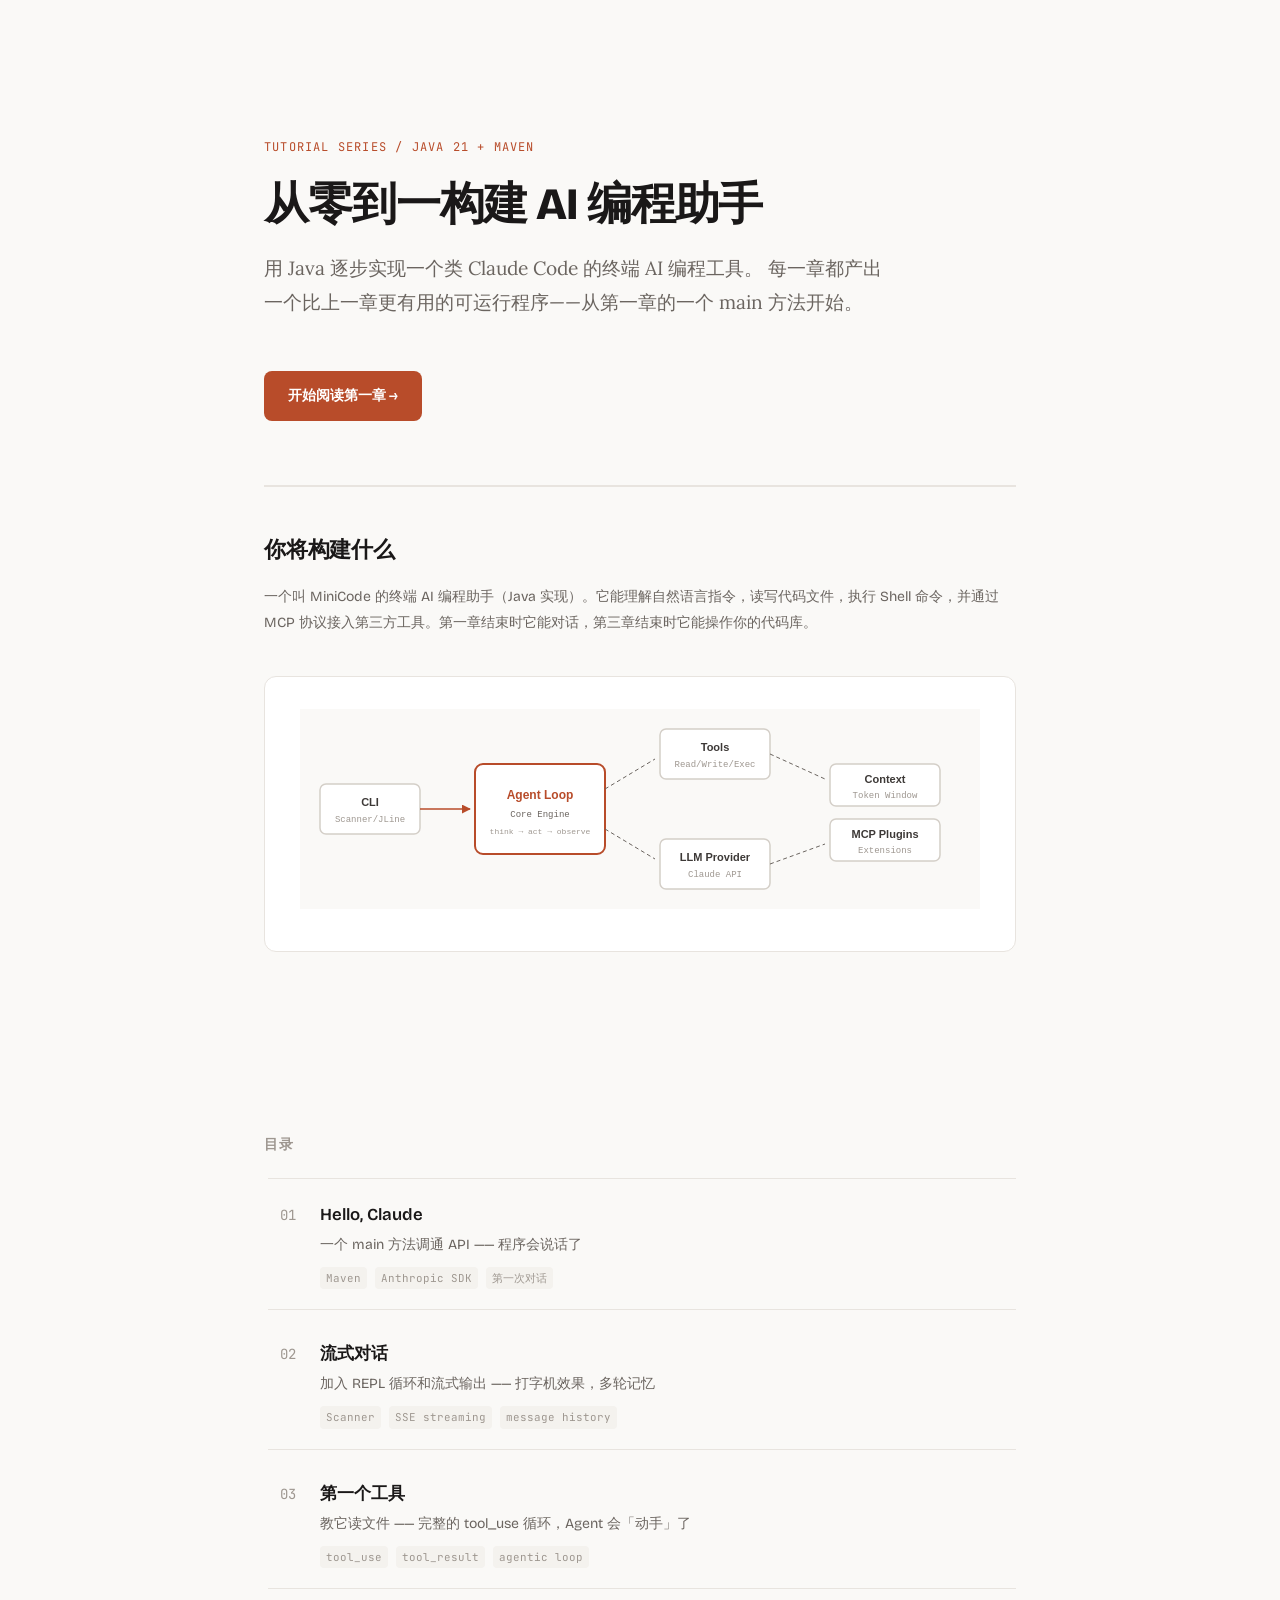
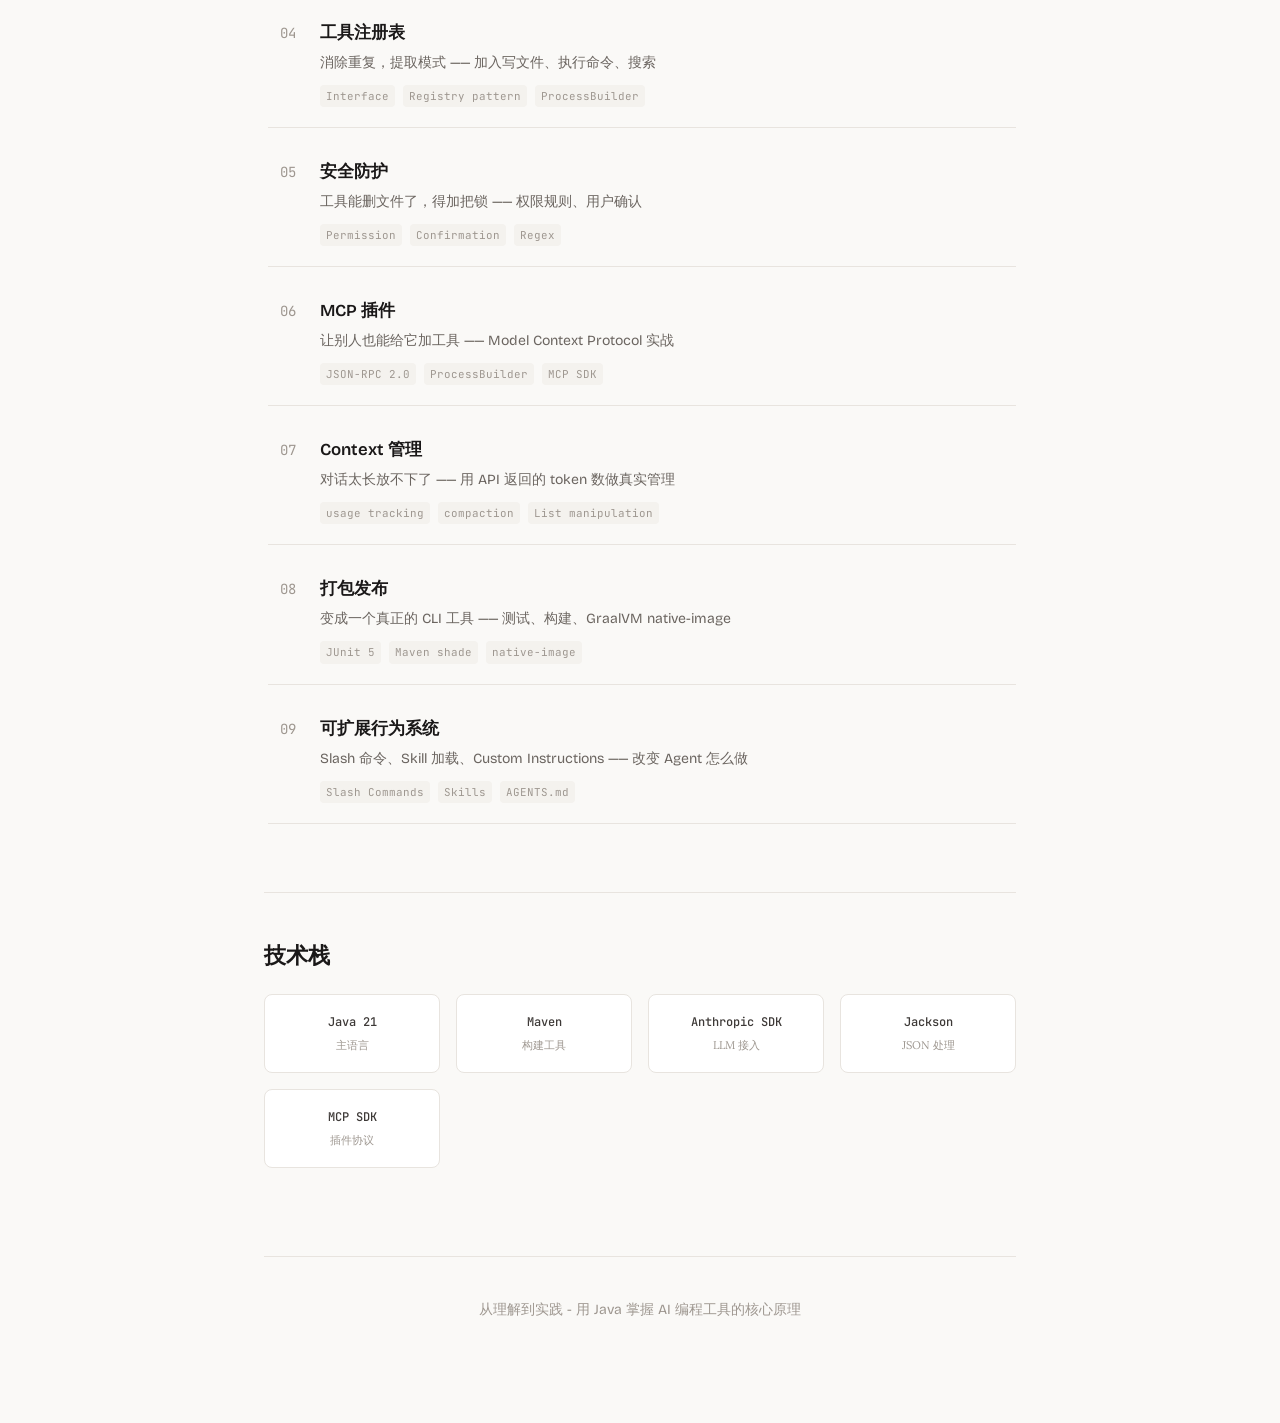
<file: index.html>
<!DOCTYPE html>
<html lang="zh-CN">
<head>
  <meta charset="UTF-8">
  <meta name="viewport" content="width=device-width, initial-scale=1.0">
  <title>从0到1构建 AI 编程助手 (Java 版)</title>
  <link rel="stylesheet" href="styles/main.css">
  <style>
    .landing-page { max-width: 800px; margin: 0 auto; padding: var(--space-10) var(--space-6); }
    .landing-header { padding: var(--space-24) 0 var(--space-16); border-bottom: 1px solid var(--border); }
    .project-badge { font-family: var(--font-code); font-size: var(--text-xs); color: var(--accent); letter-spacing: 0.1em; text-transform: uppercase; margin-bottom: var(--space-5); display: block; }
    .landing-header h1 { font-size: clamp(2rem, 5vw, 2.8rem); line-height: 1.2; margin-bottom: var(--space-5); }
    .landing-header .lead { font-size: var(--text-lg); color: var(--text-secondary); line-height: 1.75; max-width: 620px; }
    .toc { padding: var(--space-12) 0; }
    .toc-title { font-family: var(--font-display); font-size: var(--text-sm); font-weight: 600; color: var(--text-muted); text-transform: uppercase; letter-spacing: 0.08em; margin-bottom: var(--space-6); }
    .toc-list { list-style: none; padding: 0; counter-reset: chapter; }
    .toc-item { counter-increment: chapter; }
    .toc-item a { display: grid; grid-template-columns: 36px 1fr; gap: var(--space-4); padding: var(--space-5) 0; border-bottom: 1px solid var(--border); text-decoration: none; align-items: baseline; transition: background 0.15s; }
    .toc-item:first-child a { border-top: 1px solid var(--border); }
    .toc-item a:hover { background: var(--bg-surface); text-decoration: none; }
    .toc-item a:hover .toc-item-title { color: var(--accent); }
    .toc-num { font-family: var(--font-code); font-size: var(--text-sm); color: var(--text-muted); text-align: right; padding-right: var(--space-2); }
    .toc-item-body { display: flex; flex-direction: column; gap: var(--space-1); }
    .toc-item-title { font-family: var(--font-display); font-size: var(--text-base); font-weight: 600; color: var(--text-primary); transition: color 0.15s; }
    .toc-item-desc { font-size: var(--text-sm); color: var(--text-secondary); line-height: 1.5; font-family: var(--font-ui); }
    .toc-tags { display: flex; gap: var(--space-2); margin-top: var(--space-2); flex-wrap: wrap; }
    .toc-tag { font-family: var(--font-code); font-size: 0.68rem; color: var(--text-muted); background: var(--bg-surface); padding: 1px 6px; border-radius: var(--radius-sm); }
    .overview-section { padding: var(--space-12) 0; border-top: 1px solid var(--border); }
    .overview-section h2 { border-top: none; padding-top: 0; margin-top: 0; font-size: var(--text-xl); margin-bottom: var(--space-5); }
    .overview-section p { font-size: var(--text-sm); font-family: var(--font-ui); color: var(--text-secondary); }
    .arch-diagram { margin: var(--space-10) 0; padding: var(--space-8); background: var(--bg-card); border: 1px solid var(--border); border-radius: var(--radius-lg); text-align: center; }
    .tech-grid { display: grid; grid-template-columns: repeat(auto-fit, minmax(140px, 1fr)); gap: var(--space-4); margin-top: var(--space-6); }
    .tech-item { padding: var(--space-4); text-align: center; border: 1px solid var(--border); border-radius: var(--radius-md); background: var(--bg-card); }
    .tech-item-name { font-family: var(--font-code); font-size: var(--text-xs); color: var(--text-body); font-weight: 500; }
    .tech-item-role { font-size: 0.7rem; color: var(--text-muted); margin-top: 2px; }
    .start-btn { display: inline-flex; align-items: center; gap: var(--space-2); margin-top: var(--space-8); padding: var(--space-3) var(--space-6); background: var(--accent); color: white; font-family: var(--font-ui); font-weight: 600; font-size: var(--text-sm); border-radius: var(--radius-md); text-decoration: none; transition: background 0.15s; }
    .start-btn:hover { background: var(--accent-hover); color: white; text-decoration: none; }
    .landing-footer { padding: var(--space-10) 0; border-top: 1px solid var(--border); margin-top: var(--space-10); }
    .landing-footer p { font-family: var(--font-ui); font-size: var(--text-sm); color: var(--text-muted); text-align: center; }
  </style>
</head>
<body>
  <div class="landing-page">
    <header class="landing-header">
      <span class="project-badge">Tutorial Series / Java 21 + Maven</span>
      <h1>从零到一构建 AI 编程助手</h1>
      <p class="lead">
        用 Java 逐步实现一个类 Claude Code 的终端 AI 编程工具。
        每一章都产出一个比上一章更有用的可运行程序——从第一章的一个 main 方法开始。
      </p>
      <a href="chapters/01-hello-claude.html" class="start-btn">开始阅读第一章 &rarr;</a>
    </header>

    <section class="overview-section">
      <h2>你将构建什么</h2>
      <p>一个叫 MiniCode 的终端 AI 编程助手（Java 实现）。它能理解自然语言指令，读写代码文件，执行 Shell 命令，并通过 MCP 协议接入第三方工具。第一章结束时它能对话，第三章结束时它能操作你的代码库。</p>
      <div class="arch-diagram">
        <svg width="680" height="200" viewBox="0 0 680 200" fill="none" xmlns="http://www.w3.org/2000/svg">
          <rect width="680" height="200" fill="#faf9f7"/>
          <rect x="20" y="75" width="100" height="50" rx="6" fill="white" stroke="#d4cfc8" stroke-width="1.5"/>
          <text x="70" y="97" text-anchor="middle" fill="#3d3937" font-family="sans-serif" font-size="11" font-weight="600">CLI</text>
          <text x="70" y="113" text-anchor="middle" fill="#9e9790" font-family="monospace" font-size="9">Scanner/JLine</text>
          <rect x="175" y="55" width="130" height="90" rx="8" fill="white" stroke="#b84c2a" stroke-width="2"/>
          <text x="240" y="90" text-anchor="middle" fill="#b84c2a" font-family="sans-serif" font-size="12" font-weight="700">Agent Loop</text>
          <text x="240" y="108" text-anchor="middle" fill="#6b6560" font-family="monospace" font-size="9">Core Engine</text>
          <text x="240" y="125" text-anchor="middle" fill="#9e9790" font-family="monospace" font-size="8">think → act → observe</text>
          <rect x="360" y="20" width="110" height="50" rx="6" fill="white" stroke="#d4cfc8" stroke-width="1.5"/>
          <text x="415" y="42" text-anchor="middle" fill="#3d3937" font-family="sans-serif" font-size="11" font-weight="600">Tools</text>
          <text x="415" y="58" text-anchor="middle" fill="#9e9790" font-family="monospace" font-size="9">Read/Write/Exec</text>
          <rect x="360" y="130" width="110" height="50" rx="6" fill="white" stroke="#d4cfc8" stroke-width="1.5"/>
          <text x="415" y="152" text-anchor="middle" fill="#3d3937" font-family="sans-serif" font-size="11" font-weight="600">LLM Provider</text>
          <text x="415" y="168" text-anchor="middle" fill="#9e9790" font-family="monospace" font-size="9">Claude API</text>
          <rect x="530" y="55" width="110" height="42" rx="6" fill="white" stroke="#d4cfc8" stroke-width="1.5"/>
          <text x="585" y="74" text-anchor="middle" fill="#3d3937" font-family="sans-serif" font-size="11" font-weight="600">Context</text>
          <text x="585" y="89" text-anchor="middle" fill="#9e9790" font-family="monospace" font-size="9">Token Window</text>
          <rect x="530" y="110" width="110" height="42" rx="6" fill="white" stroke="#d4cfc8" stroke-width="1.5"/>
          <text x="585" y="129" text-anchor="middle" fill="#3d3937" font-family="sans-serif" font-size="11" font-weight="600">MCP Plugins</text>
          <text x="585" y="144" text-anchor="middle" fill="#9e9790" font-family="monospace" font-size="9">Extensions</text>
          <path d="M120 100 L170 100" stroke="#b84c2a" stroke-width="1.5" marker-end="url(#arr)"/>
          <path d="M305 80 L355 50" stroke="#6b6560" stroke-width="1" stroke-dasharray="4 3"/>
          <path d="M305 120 L355 150" stroke="#6b6560" stroke-width="1" stroke-dasharray="4 3"/>
          <path d="M470 45 L525 70" stroke="#6b6560" stroke-width="1" stroke-dasharray="4 3"/>
          <path d="M470 155 L525 135" stroke="#6b6560" stroke-width="1" stroke-dasharray="4 3"/>
          <defs><marker id="arr" viewBox="0 0 10 10" refX="9" refY="5" markerWidth="6" markerHeight="6" orient="auto-start-reverse"><path d="M 0 0 L 10 5 L 0 10 z" fill="#b84c2a"/></marker></defs>
        </svg>
      </div>
    </section>

    <section class="toc">
      <h3 class="toc-title">目录</h3>
      <ol class="toc-list">
        <li class="toc-item"><a href="chapters/01-hello-claude.html"><span class="toc-num">01</span><div class="toc-item-body"><span class="toc-item-title">Hello, Claude</span><span class="toc-item-desc">一个 main 方法调通 API —— 程序会说话了</span><div class="toc-tags"><span class="toc-tag">Maven</span><span class="toc-tag">Anthropic SDK</span><span class="toc-tag">第一次对话</span></div></div></a></li>
        <li class="toc-item"><a href="chapters/02-streaming-repl.html"><span class="toc-num">02</span><div class="toc-item-body"><span class="toc-item-title">流式对话</span><span class="toc-item-desc">加入 REPL 循环和流式输出 —— 打字机效果，多轮记忆</span><div class="toc-tags"><span class="toc-tag">Scanner</span><span class="toc-tag">SSE streaming</span><span class="toc-tag">message history</span></div></div></a></li>
        <li class="toc-item"><a href="chapters/03-first-tool.html"><span class="toc-num">03</span><div class="toc-item-body"><span class="toc-item-title">第一个工具</span><span class="toc-item-desc">教它读文件 —— 完整的 tool_use 循环，Agent 会「动手」了</span><div class="toc-tags"><span class="toc-tag">tool_use</span><span class="toc-tag">tool_result</span><span class="toc-tag">agentic loop</span></div></div></a></li>
        <li class="toc-item"><a href="chapters/04-tool-registry.html"><span class="toc-num">04</span><div class="toc-item-body"><span class="toc-item-title">工具注册表</span><span class="toc-item-desc">消除重复，提取模式 —— 加入写文件、执行命令、搜索</span><div class="toc-tags"><span class="toc-tag">Interface</span><span class="toc-tag">Registry pattern</span><span class="toc-tag">ProcessBuilder</span></div></div></a></li>
        <li class="toc-item"><a href="chapters/05-security.html"><span class="toc-num">05</span><div class="toc-item-body"><span class="toc-item-title">安全防护</span><span class="toc-item-desc">工具能删文件了，得加把锁 —— 权限规则、用户确认</span><div class="toc-tags"><span class="toc-tag">Permission</span><span class="toc-tag">Confirmation</span><span class="toc-tag">Regex</span></div></div></a></li>
        <li class="toc-item"><a href="chapters/06-mcp.html"><span class="toc-num">06</span><div class="toc-item-body"><span class="toc-item-title">MCP 插件</span><span class="toc-item-desc">让别人也能给它加工具 —— Model Context Protocol 实战</span><div class="toc-tags"><span class="toc-tag">JSON-RPC 2.0</span><span class="toc-tag">ProcessBuilder</span><span class="toc-tag">MCP SDK</span></div></div></a></li>
        <li class="toc-item"><a href="chapters/07-context.html"><span class="toc-num">07</span><div class="toc-item-body"><span class="toc-item-title">Context 管理</span><span class="toc-item-desc">对话太长放不下了 —— 用 API 返回的 token 数做真实管理</span><div class="toc-tags"><span class="toc-tag">usage tracking</span><span class="toc-tag">compaction</span><span class="toc-tag">List manipulation</span></div></div></a></li>
        <li class="toc-item"><a href="chapters/08-ship-it.html"><span class="toc-num">08</span><div class="toc-item-body"><span class="toc-item-title">打包发布</span><span class="toc-item-desc">变成一个真正的 CLI 工具 —— 测试、构建、GraalVM native-image</span><div class="toc-tags"><span class="toc-tag">JUnit 5</span><span class="toc-tag">Maven shade</span><span class="toc-tag">native-image</span></div></div></a></li>
        <li class="toc-item"><a href="chapters/09-skills.html"><span class="toc-num">09</span><div class="toc-item-body"><span class="toc-item-title">可扩展行为系统</span><span class="toc-item-desc">Slash 命令、Skill 加载、Custom Instructions —— 改变 Agent 怎么做</span><div class="toc-tags"><span class="toc-tag">Slash Commands</span><span class="toc-tag">Skills</span><span class="toc-tag">AGENTS.md</span></div></div></a></li>
      </ol>
    </section>

    <section class="overview-section">
      <h2>技术栈</h2>
      <div class="tech-grid">
        <div class="tech-item"><div class="tech-item-name">Java 21</div><div class="tech-item-role">主语言</div></div>
        <div class="tech-item"><div class="tech-item-name">Maven</div><div class="tech-item-role">构建工具</div></div>
        <div class="tech-item"><div class="tech-item-name">Anthropic SDK</div><div class="tech-item-role">LLM 接入</div></div>
        <div class="tech-item"><div class="tech-item-name">Jackson</div><div class="tech-item-role">JSON 处理</div></div>
        <div class="tech-item"><div class="tech-item-name">MCP SDK</div><div class="tech-item-role">插件协议</div></div>
      </div>
    </section>

    <footer class="landing-footer">
      <p>从理解到实践 - 用 Java 掌握 AI 编程工具的核心原理</p>
    </footer>
  </div>
</body>
</html>
</file>
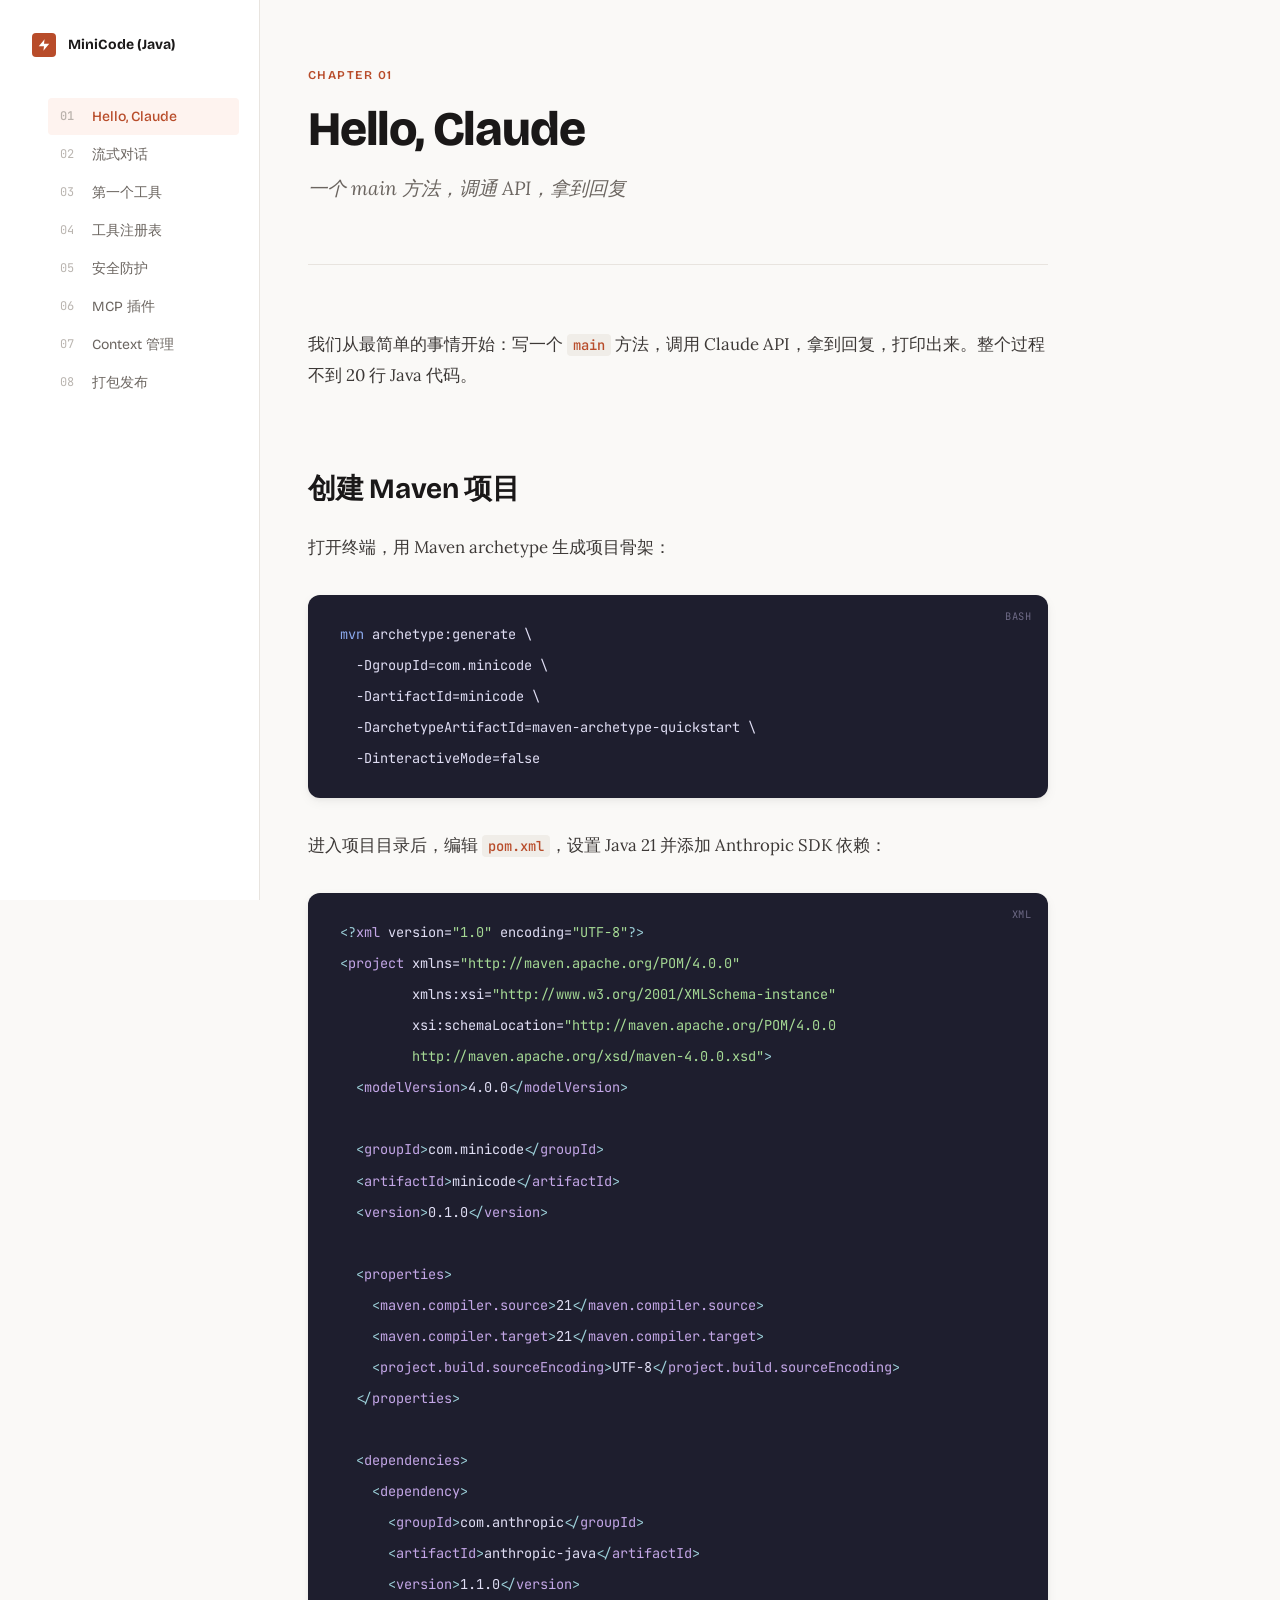
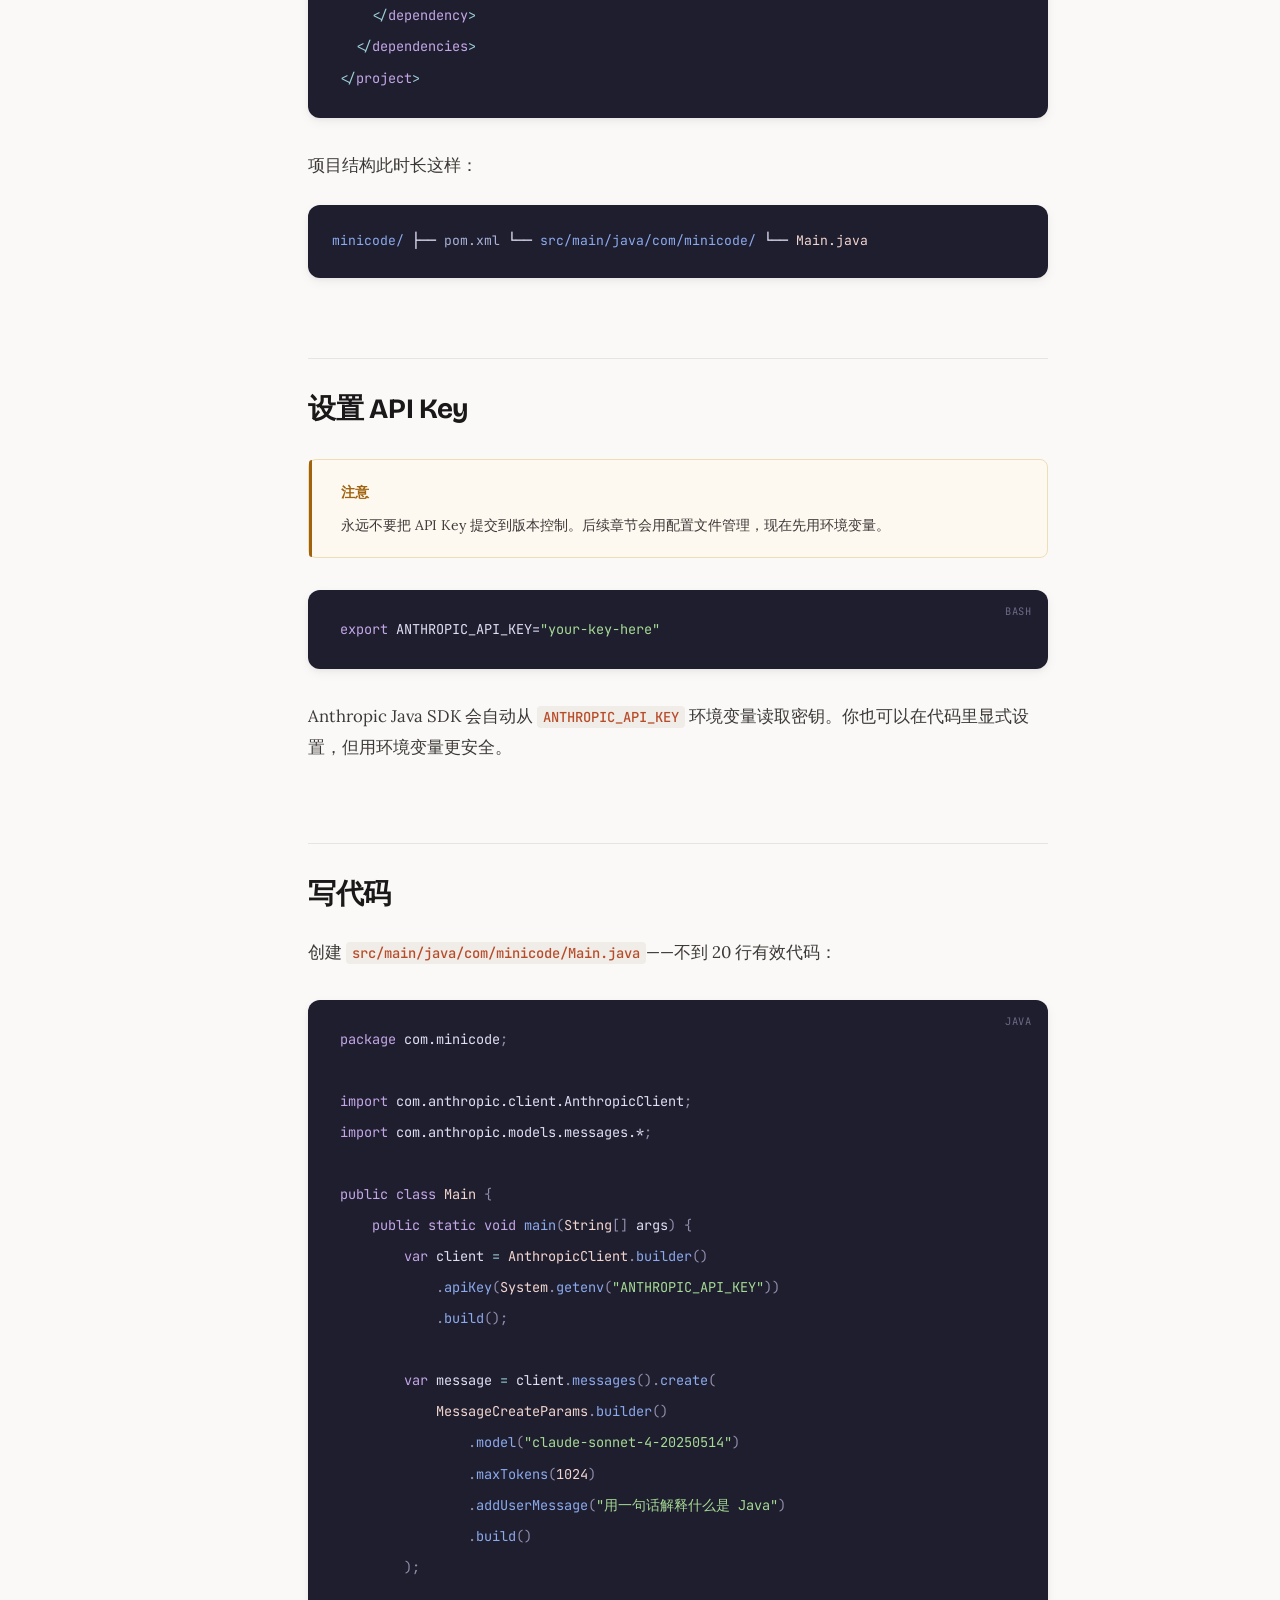
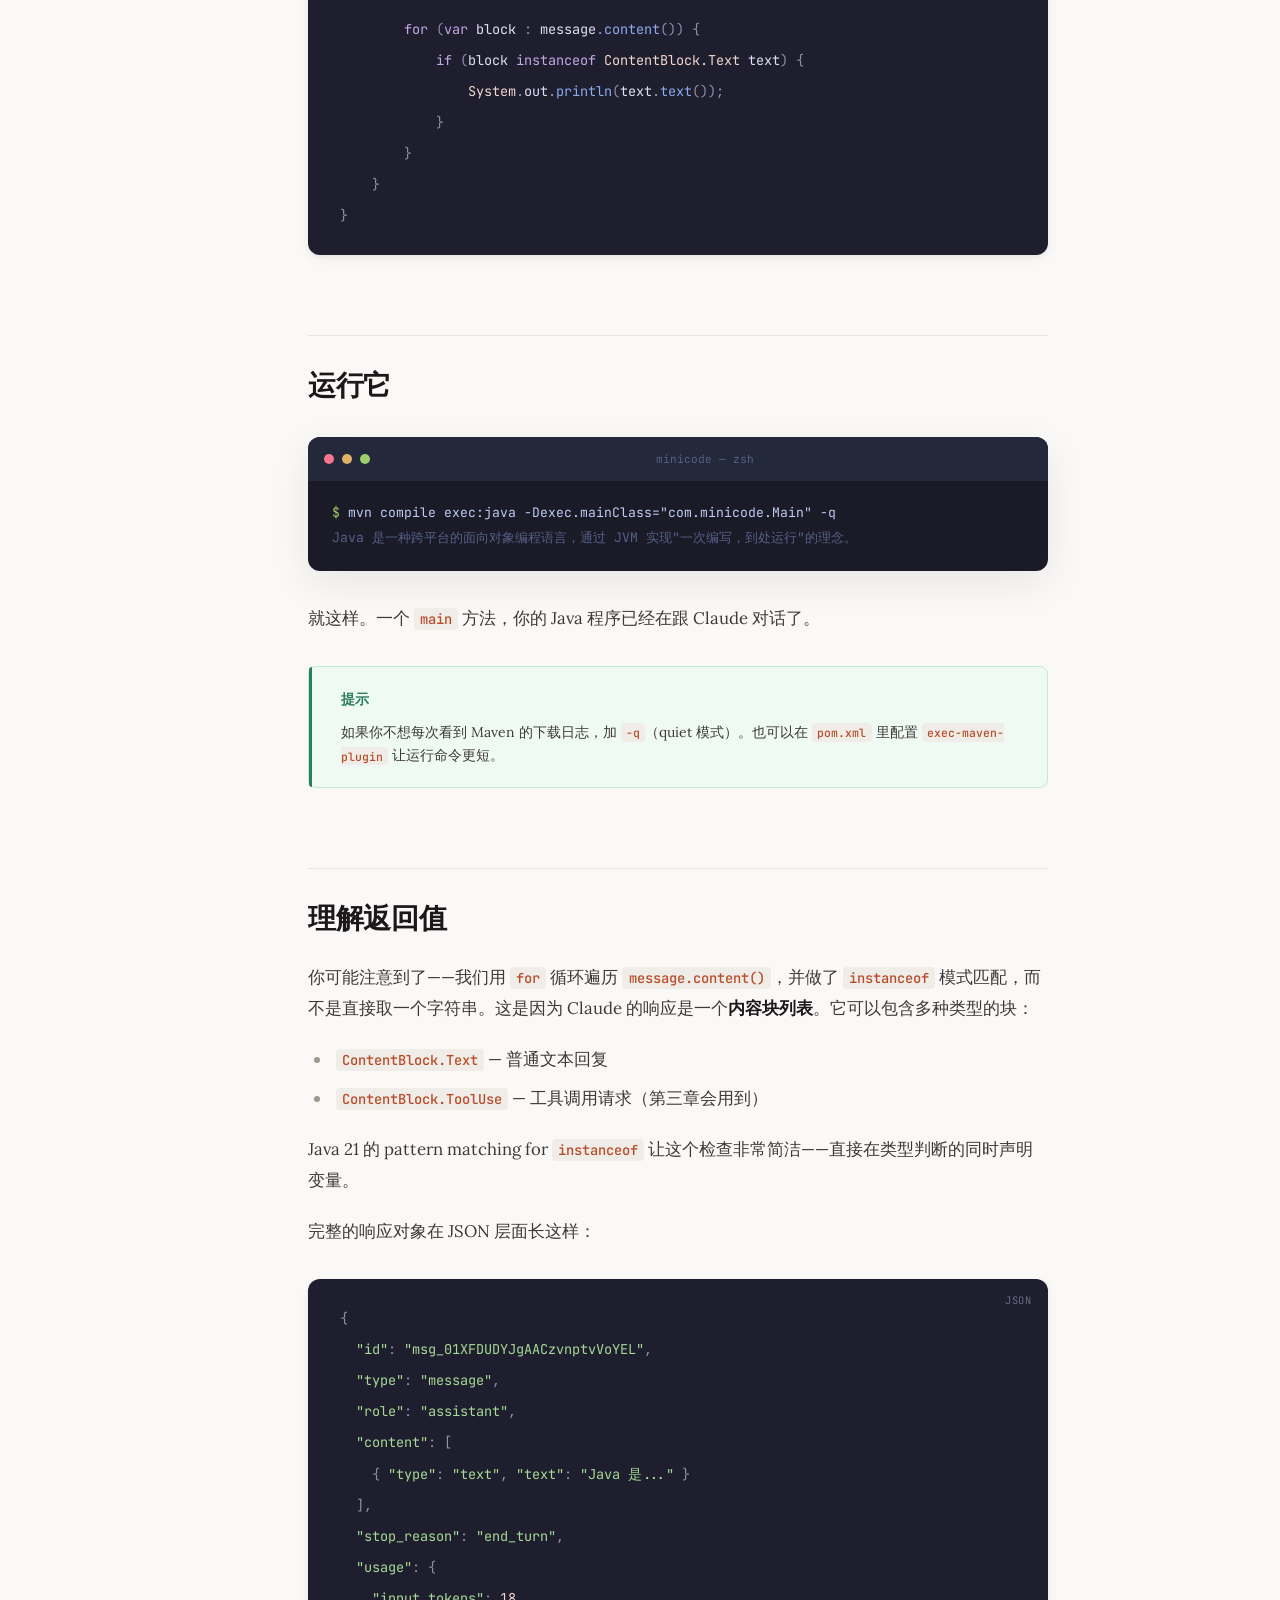
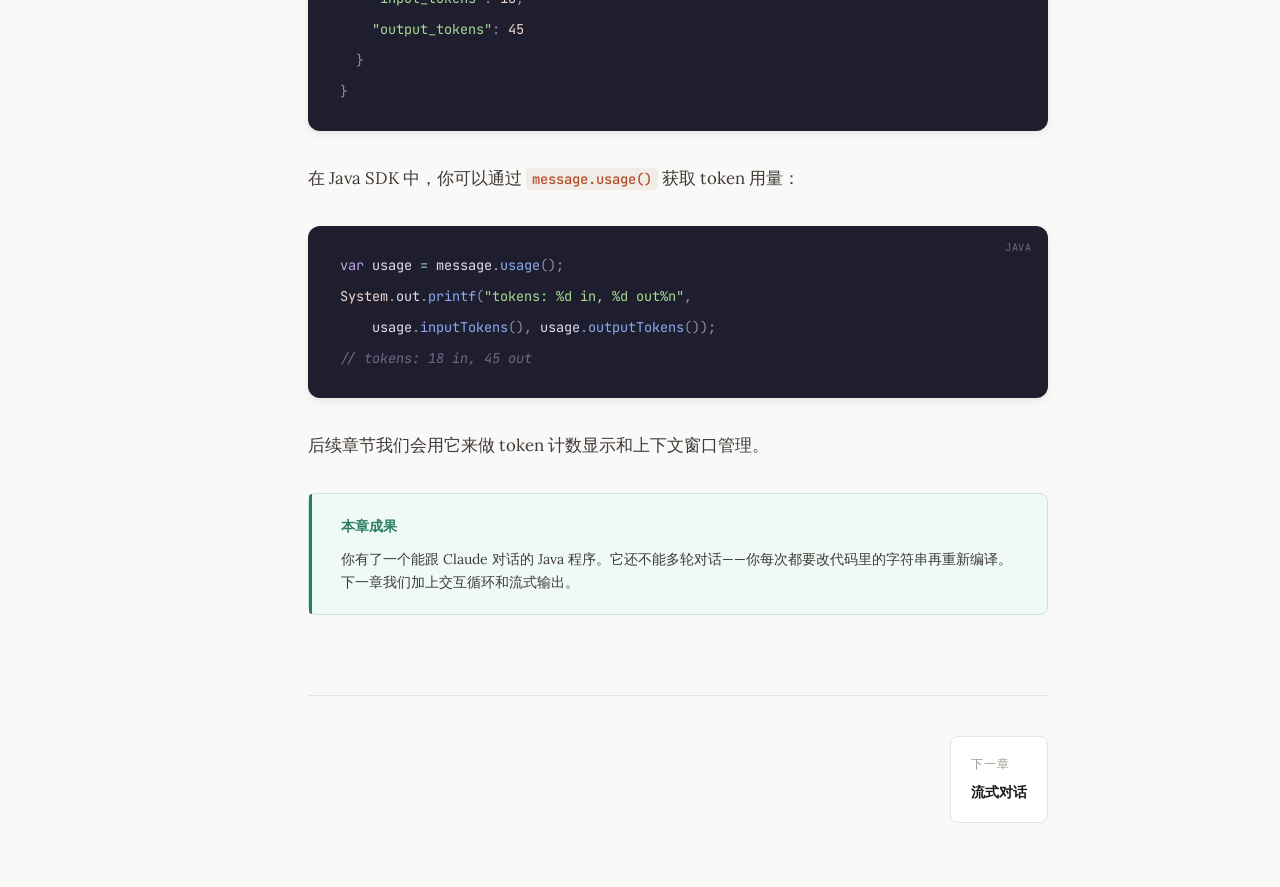
<file: chapters/01-hello-claude.html>
<!DOCTYPE html>
<html lang="zh-CN">
<head>
  <meta charset="UTF-8">
  <meta name="viewport" content="width=device-width, initial-scale=1.0">
  <title>01 - Hello, Claude | MiniCode (Java) 教程</title>
  <link rel="stylesheet" href="../styles/main.css">
</head>
<body>
  <div class="page-wrapper">
    <nav class="sidebar">
      <a href="../index.html" class="sidebar-logo">
        <span class="logo-mark"><svg width="14" height="14" viewBox="0 0 24 24" fill="none"><path d="M13 2L3 14h9l-1 8 10-12h-9l1-8z" fill="white"/></svg></span>
        MiniCode (Java)
      </a>
      <ul class="sidebar-nav">
        <li><a href="01-hello-claude.html" class="active"><span class="chapter-num">01</span> Hello, Claude</a></li>
        <li><a href="02-streaming-repl.html"><span class="chapter-num">02</span> 流式对话</a></li>
        <li><a href="03-first-tool.html"><span class="chapter-num">03</span> 第一个工具</a></li>
        <li><a href="04-tool-registry.html"><span class="chapter-num">04</span> 工具注册表</a></li>
        <li><a href="05-security.html"><span class="chapter-num">05</span> 安全防护</a></li>
        <li><a href="06-mcp.html"><span class="chapter-num">06</span> MCP 插件</a></li>
        <li><a href="07-context.html"><span class="chapter-num">07</span> Context 管理</a></li>
        <li><a href="08-ship-it.html"><span class="chapter-num">08</span> 打包发布</a></li>
      </ul>
    </nav>

    <main class="main-content">
      <header class="chapter-header">
        <span class="chapter-number">Chapter 01</span>
        <h1 class="chapter-title">Hello, Claude</h1>
        <p class="chapter-subtitle">一个 main 方法，调通 API，拿到回复</p>
      </header>

      <p>我们从最简单的事情开始：写一个 <code>main</code> 方法，调用 Claude API，拿到回复，打印出来。整个过程不到 20 行 Java 代码。</p>

      <h2>创建 Maven 项目</h2>

      <p>打开终端，用 Maven archetype 生成项目骨架：</p>

      <pre data-lang="bash"><code><span class="token-function">mvn</span> archetype:generate \
  -DgroupId=com.minicode \
  -DartifactId=minicode \
  -DarchetypeArtifactId=maven-archetype-quickstart \
  -DinteractiveMode=false</code></pre>

      <p>进入项目目录后，编辑 <code>pom.xml</code>，设置 Java 21 并添加 Anthropic SDK 依赖：</p>

      <pre data-lang="xml"><code><span class="token-operator">&lt;?</span><span class="token-keyword">xml</span> <span class="token-variable">version</span>=<span class="token-string">"1.0"</span> <span class="token-variable">encoding</span>=<span class="token-string">"UTF-8"</span><span class="token-operator">?&gt;</span>
<span class="token-operator">&lt;</span><span class="token-keyword">project</span> <span class="token-variable">xmlns</span>=<span class="token-string">"http://maven.apache.org/POM/4.0.0"</span>
         <span class="token-variable">xmlns:xsi</span>=<span class="token-string">"http://www.w3.org/2001/XMLSchema-instance"</span>
         <span class="token-variable">xsi:schemaLocation</span>=<span class="token-string">"http://maven.apache.org/POM/4.0.0
         http://maven.apache.org/xsd/maven-4.0.0.xsd"</span><span class="token-operator">&gt;</span>
  <span class="token-operator">&lt;</span><span class="token-keyword">modelVersion</span><span class="token-operator">&gt;</span>4.0.0<span class="token-operator">&lt;/</span><span class="token-keyword">modelVersion</span><span class="token-operator">&gt;</span>

  <span class="token-operator">&lt;</span><span class="token-keyword">groupId</span><span class="token-operator">&gt;</span>com.minicode<span class="token-operator">&lt;/</span><span class="token-keyword">groupId</span><span class="token-operator">&gt;</span>
  <span class="token-operator">&lt;</span><span class="token-keyword">artifactId</span><span class="token-operator">&gt;</span>minicode<span class="token-operator">&lt;/</span><span class="token-keyword">artifactId</span><span class="token-operator">&gt;</span>
  <span class="token-operator">&lt;</span><span class="token-keyword">version</span><span class="token-operator">&gt;</span>0.1.0<span class="token-operator">&lt;/</span><span class="token-keyword">version</span><span class="token-operator">&gt;</span>

  <span class="token-operator">&lt;</span><span class="token-keyword">properties</span><span class="token-operator">&gt;</span>
    <span class="token-operator">&lt;</span><span class="token-keyword">maven.compiler.source</span><span class="token-operator">&gt;</span>21<span class="token-operator">&lt;/</span><span class="token-keyword">maven.compiler.source</span><span class="token-operator">&gt;</span>
    <span class="token-operator">&lt;</span><span class="token-keyword">maven.compiler.target</span><span class="token-operator">&gt;</span>21<span class="token-operator">&lt;/</span><span class="token-keyword">maven.compiler.target</span><span class="token-operator">&gt;</span>
    <span class="token-operator">&lt;</span><span class="token-keyword">project.build.sourceEncoding</span><span class="token-operator">&gt;</span>UTF-8<span class="token-operator">&lt;/</span><span class="token-keyword">project.build.sourceEncoding</span><span class="token-operator">&gt;</span>
  <span class="token-operator">&lt;/</span><span class="token-keyword">properties</span><span class="token-operator">&gt;</span>

  <span class="token-operator">&lt;</span><span class="token-keyword">dependencies</span><span class="token-operator">&gt;</span>
    <span class="token-operator">&lt;</span><span class="token-keyword">dependency</span><span class="token-operator">&gt;</span>
      <span class="token-operator">&lt;</span><span class="token-keyword">groupId</span><span class="token-operator">&gt;</span>com.anthropic<span class="token-operator">&lt;/</span><span class="token-keyword">groupId</span><span class="token-operator">&gt;</span>
      <span class="token-operator">&lt;</span><span class="token-keyword">artifactId</span><span class="token-operator">&gt;</span>anthropic-java<span class="token-operator">&lt;/</span><span class="token-keyword">artifactId</span><span class="token-operator">&gt;</span>
      <span class="token-operator">&lt;</span><span class="token-keyword">version</span><span class="token-operator">&gt;</span>1.1.0<span class="token-operator">&lt;/</span><span class="token-keyword">version</span><span class="token-operator">&gt;</span>
    <span class="token-operator">&lt;/</span><span class="token-keyword">dependency</span><span class="token-operator">&gt;</span>
  <span class="token-operator">&lt;/</span><span class="token-keyword">dependencies</span><span class="token-operator">&gt;</span>
<span class="token-operator">&lt;/</span><span class="token-keyword">project</span><span class="token-operator">&gt;</span></code></pre>

      <p>项目结构此时长这样：</p>

      <div class="file-tree">
<span class="folder">minicode/</span>
├── <span class="file">pom.xml</span>
└── <span class="folder">src/main/java/com/minicode/</span>
    └── <span class="highlight-file">Main.java</span>
      </div>

      <h2>设置 API Key</h2>

      <div class="info-box warning">
        <div class="info-box-title">注意</div>
        <p>永远不要把 API Key 提交到版本控制。后续章节会用配置文件管理，现在先用环境变量。</p>
      </div>

      <pre data-lang="bash"><code><span class="token-keyword">export</span> ANTHROPIC_API_KEY=<span class="token-string">"your-key-here"</span></code></pre>

      <p>Anthropic Java SDK 会自动从 <code>ANTHROPIC_API_KEY</code> 环境变量读取密钥。你也可以在代码里显式设置，但用环境变量更安全。</p>

      <h2>写代码</h2>

      <p>创建 <code>src/main/java/com/minicode/Main.java</code>——不到 20 行有效代码：</p>

      <pre data-lang="java"><code><span class="token-keyword">package</span> <span class="token-variable">com.minicode</span><span class="token-punctuation">;</span>

<span class="token-keyword">import</span> <span class="token-variable">com.anthropic.client.AnthropicClient</span><span class="token-punctuation">;</span>
<span class="token-keyword">import</span> <span class="token-variable">com.anthropic.models.messages.*</span><span class="token-punctuation">;</span>

<span class="token-keyword">public</span> <span class="token-keyword">class</span> <span class="token-type">Main</span> <span class="token-punctuation">{</span>
    <span class="token-keyword">public</span> <span class="token-keyword">static</span> <span class="token-keyword">void</span> <span class="token-function">main</span><span class="token-punctuation">(</span><span class="token-type">String</span><span class="token-punctuation">[</span><span class="token-punctuation">]</span> <span class="token-variable">args</span><span class="token-punctuation">)</span> <span class="token-punctuation">{</span>
        <span class="token-keyword">var</span> <span class="token-variable">client</span> <span class="token-operator">=</span> <span class="token-type">AnthropicClient</span><span class="token-punctuation">.</span><span class="token-function">builder</span><span class="token-punctuation">(</span><span class="token-punctuation">)</span>
            <span class="token-punctuation">.</span><span class="token-function">apiKey</span><span class="token-punctuation">(</span><span class="token-type">System</span><span class="token-punctuation">.</span><span class="token-function">getenv</span><span class="token-punctuation">(</span><span class="token-string">"ANTHROPIC_API_KEY"</span><span class="token-punctuation">)</span><span class="token-punctuation">)</span>
            <span class="token-punctuation">.</span><span class="token-function">build</span><span class="token-punctuation">(</span><span class="token-punctuation">)</span><span class="token-punctuation">;</span>

        <span class="token-keyword">var</span> <span class="token-variable">message</span> <span class="token-operator">=</span> <span class="token-variable">client</span><span class="token-punctuation">.</span><span class="token-function">messages</span><span class="token-punctuation">(</span><span class="token-punctuation">)</span><span class="token-punctuation">.</span><span class="token-function">create</span><span class="token-punctuation">(</span>
            <span class="token-type">MessageCreateParams</span><span class="token-punctuation">.</span><span class="token-function">builder</span><span class="token-punctuation">(</span><span class="token-punctuation">)</span>
                <span class="token-punctuation">.</span><span class="token-function">model</span><span class="token-punctuation">(</span><span class="token-string">"claude-sonnet-4-20250514"</span><span class="token-punctuation">)</span>
                <span class="token-punctuation">.</span><span class="token-function">maxTokens</span><span class="token-punctuation">(</span><span class="token-number">1024</span><span class="token-punctuation">)</span>
                <span class="token-punctuation">.</span><span class="token-function">addUserMessage</span><span class="token-punctuation">(</span><span class="token-string">"用一句话解释什么是 Java"</span><span class="token-punctuation">)</span>
                <span class="token-punctuation">.</span><span class="token-function">build</span><span class="token-punctuation">(</span><span class="token-punctuation">)</span>
        <span class="token-punctuation">)</span><span class="token-punctuation">;</span>

        <span class="token-keyword">for</span> <span class="token-punctuation">(</span><span class="token-keyword">var</span> <span class="token-variable">block</span> <span class="token-punctuation">:</span> <span class="token-variable">message</span><span class="token-punctuation">.</span><span class="token-function">content</span><span class="token-punctuation">(</span><span class="token-punctuation">)</span><span class="token-punctuation">)</span> <span class="token-punctuation">{</span>
            <span class="token-keyword">if</span> <span class="token-punctuation">(</span><span class="token-variable">block</span> <span class="token-keyword">instanceof</span> <span class="token-type">ContentBlock.Text</span> <span class="token-variable">text</span><span class="token-punctuation">)</span> <span class="token-punctuation">{</span>
                <span class="token-type">System</span><span class="token-punctuation">.</span><span class="token-variable">out</span><span class="token-punctuation">.</span><span class="token-function">println</span><span class="token-punctuation">(</span><span class="token-variable">text</span><span class="token-punctuation">.</span><span class="token-function">text</span><span class="token-punctuation">(</span><span class="token-punctuation">)</span><span class="token-punctuation">)</span><span class="token-punctuation">;</span>
            <span class="token-punctuation">}</span>
        <span class="token-punctuation">}</span>
    <span class="token-punctuation">}</span>
<span class="token-punctuation">}</span></code></pre>

      <h2>运行它</h2>

      <div class="terminal">
        <div class="terminal-header">
          <span class="terminal-dot red"></span>
          <span class="terminal-dot yellow"></span>
          <span class="terminal-dot green"></span>
          <span class="terminal-title">minicode &mdash; zsh</span>
        </div>
        <div class="terminal-body">
          <span class="prompt">$ </span><span class="command">mvn compile exec:java -Dexec.mainClass="com.minicode.Main" -q</span><br>
          <span class="output">Java 是一种跨平台的面向对象编程语言，通过 JVM 实现"一次编写，到处运行"的理念。</span>
        </div>
      </div>

      <p>就这样。一个 <code>main</code> 方法，你的 Java 程序已经在跟 Claude 对话了。</p>

      <div class="info-box tip">
        <div class="info-box-title">提示</div>
        <p>如果你不想每次看到 Maven 的下载日志，加 <code>-q</code>（quiet 模式）。也可以在 <code>pom.xml</code> 里配置 <code>exec-maven-plugin</code> 让运行命令更短。</p>
      </div>

      <h2>理解返回值</h2>

      <p>你可能注意到了——我们用 <code>for</code> 循环遍历 <code>message.content()</code>，并做了 <code>instanceof</code> 模式匹配，而不是直接取一个字符串。这是因为 Claude 的响应是一个<strong>内容块列表</strong>。它可以包含多种类型的块：</p>

      <ul>
        <li><code>ContentBlock.Text</code> — 普通文本回复</li>
        <li><code>ContentBlock.ToolUse</code> — 工具调用请求（第三章会用到）</li>
      </ul>

      <p>Java 21 的 pattern matching for <code>instanceof</code> 让这个检查非常简洁——直接在类型判断的同时声明变量。</p>

      <p>完整的响应对象在 JSON 层面长这样：</p>

      <pre data-lang="json"><code><span class="token-punctuation">{</span>
  <span class="token-string">"id"</span><span class="token-punctuation">:</span> <span class="token-string">"msg_01XFDUDYJgAACzvnptvVoYEL"</span><span class="token-punctuation">,</span>
  <span class="token-string">"type"</span><span class="token-punctuation">:</span> <span class="token-string">"message"</span><span class="token-punctuation">,</span>
  <span class="token-string">"role"</span><span class="token-punctuation">:</span> <span class="token-string">"assistant"</span><span class="token-punctuation">,</span>
  <span class="token-string">"content"</span><span class="token-punctuation">:</span> <span class="token-punctuation">[</span>
    <span class="token-punctuation">{</span> <span class="token-string">"type"</span><span class="token-punctuation">:</span> <span class="token-string">"text"</span><span class="token-punctuation">,</span> <span class="token-string">"text"</span><span class="token-punctuation">:</span> <span class="token-string">"Java 是..."</span> <span class="token-punctuation">}</span>
  <span class="token-punctuation">]</span><span class="token-punctuation">,</span>
  <span class="token-string">"stop_reason"</span><span class="token-punctuation">:</span> <span class="token-string">"end_turn"</span><span class="token-punctuation">,</span>
  <span class="token-string">"usage"</span><span class="token-punctuation">:</span> <span class="token-punctuation">{</span>
    <span class="token-string">"input_tokens"</span><span class="token-punctuation">:</span> <span class="token-number">18</span><span class="token-punctuation">,</span>
    <span class="token-string">"output_tokens"</span><span class="token-punctuation">:</span> <span class="token-number">45</span>
  <span class="token-punctuation">}</span>
<span class="token-punctuation">}</span></code></pre>

      <p>在 Java SDK 中，你可以通过 <code>message.usage()</code> 获取 token 用量：</p>

      <pre data-lang="java"><code><span class="token-keyword">var</span> <span class="token-variable">usage</span> <span class="token-operator">=</span> <span class="token-variable">message</span><span class="token-punctuation">.</span><span class="token-function">usage</span><span class="token-punctuation">(</span><span class="token-punctuation">)</span><span class="token-punctuation">;</span>
<span class="token-type">System</span><span class="token-punctuation">.</span><span class="token-variable">out</span><span class="token-punctuation">.</span><span class="token-function">printf</span><span class="token-punctuation">(</span><span class="token-string">"tokens: %d in, %d out%n"</span><span class="token-punctuation">,</span>
    <span class="token-variable">usage</span><span class="token-punctuation">.</span><span class="token-function">inputTokens</span><span class="token-punctuation">(</span><span class="token-punctuation">)</span><span class="token-punctuation">,</span> <span class="token-variable">usage</span><span class="token-punctuation">.</span><span class="token-function">outputTokens</span><span class="token-punctuation">(</span><span class="token-punctuation">)</span><span class="token-punctuation">)</span><span class="token-punctuation">;</span>
<span class="token-comment">// tokens: 18 in, 45 out</span></code></pre>

      <p>后续章节我们会用它来做 token 计数显示和上下文窗口管理。</p>

      <div class="info-box tip">
        <div class="info-box-title">本章成果</div>
        <p>你有了一个能跟 Claude 对话的 Java 程序。它还不能多轮对话——你每次都要改代码里的字符串再重新编译。下一章我们加上交互循环和流式输出。</p>
      </div>

      <nav class="chapter-nav">
        <span></span>
        <a href="02-streaming-repl.html" style="margin-left: auto;">
          <span class="nav-label">下一章</span>
          <span class="nav-title">流式对话</span>
        </a>
      </nav>
    </main>
  </div>
</body>
</html>
</file>
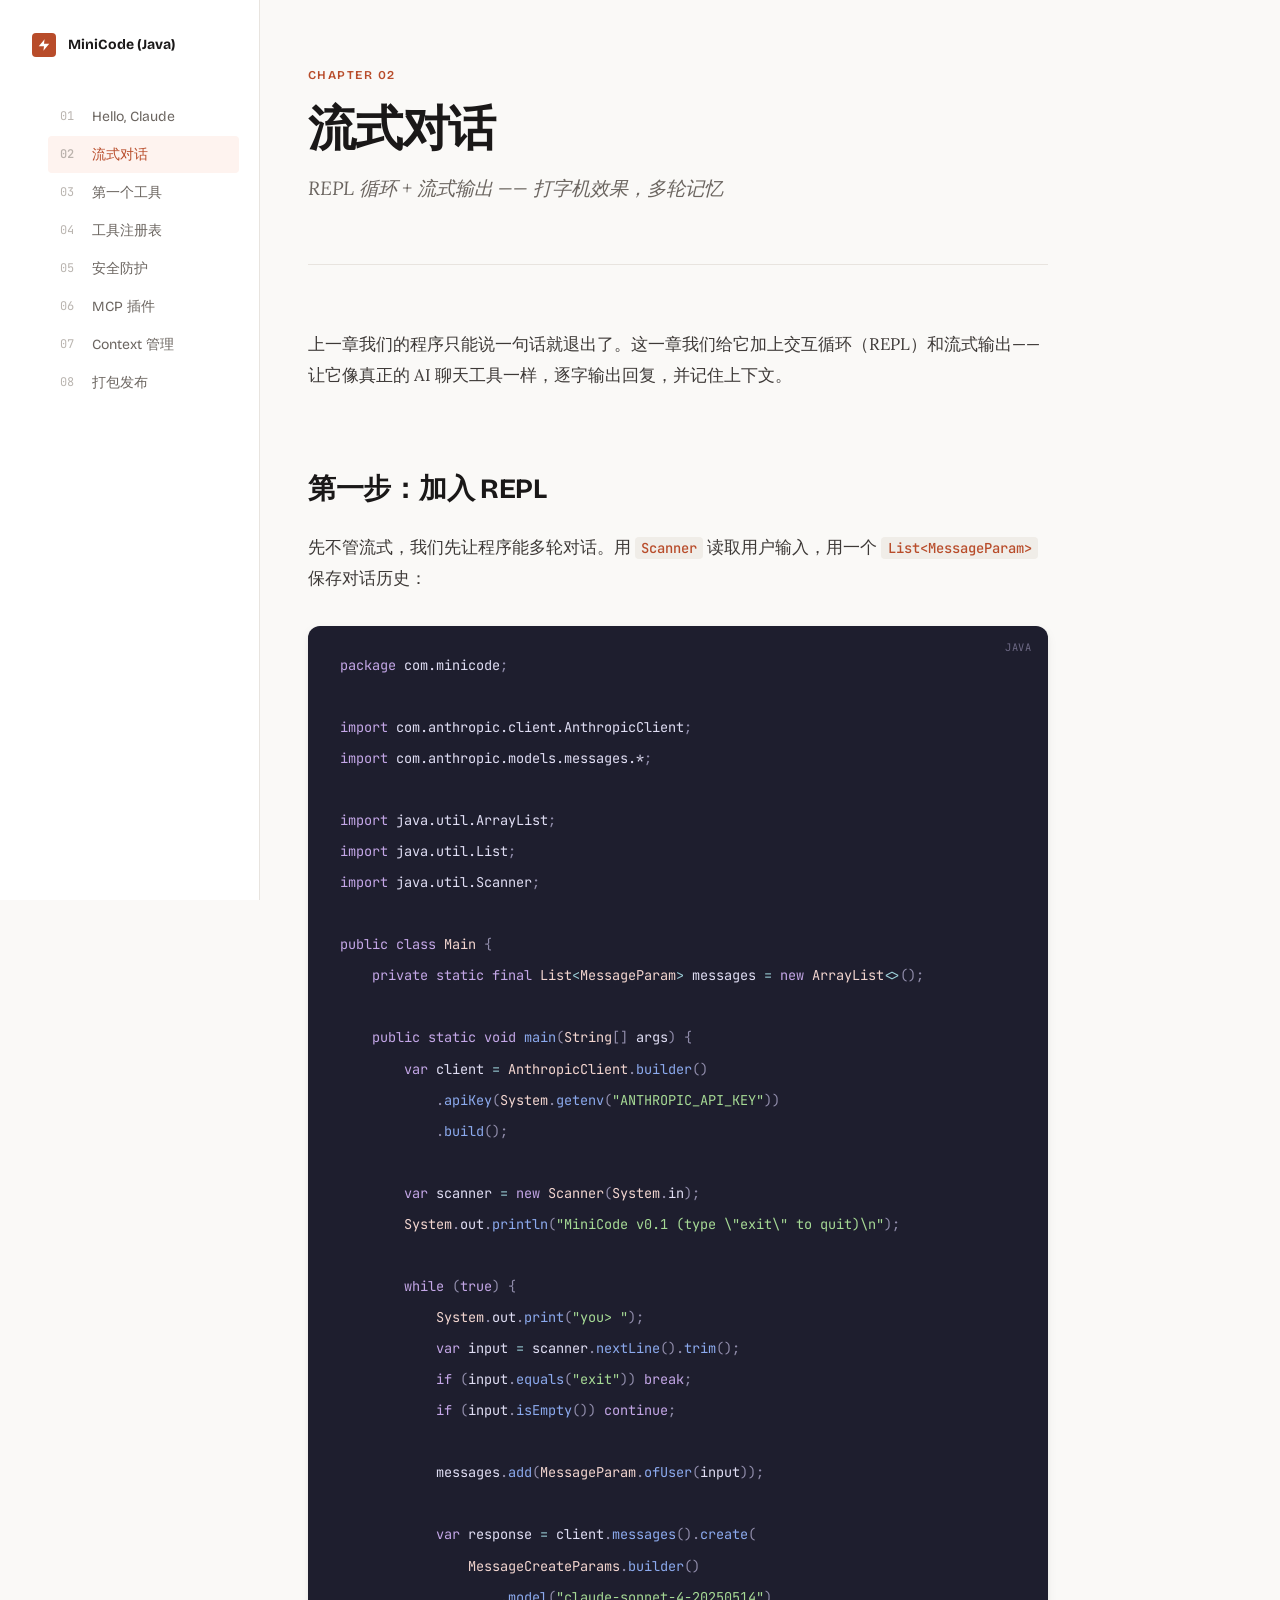
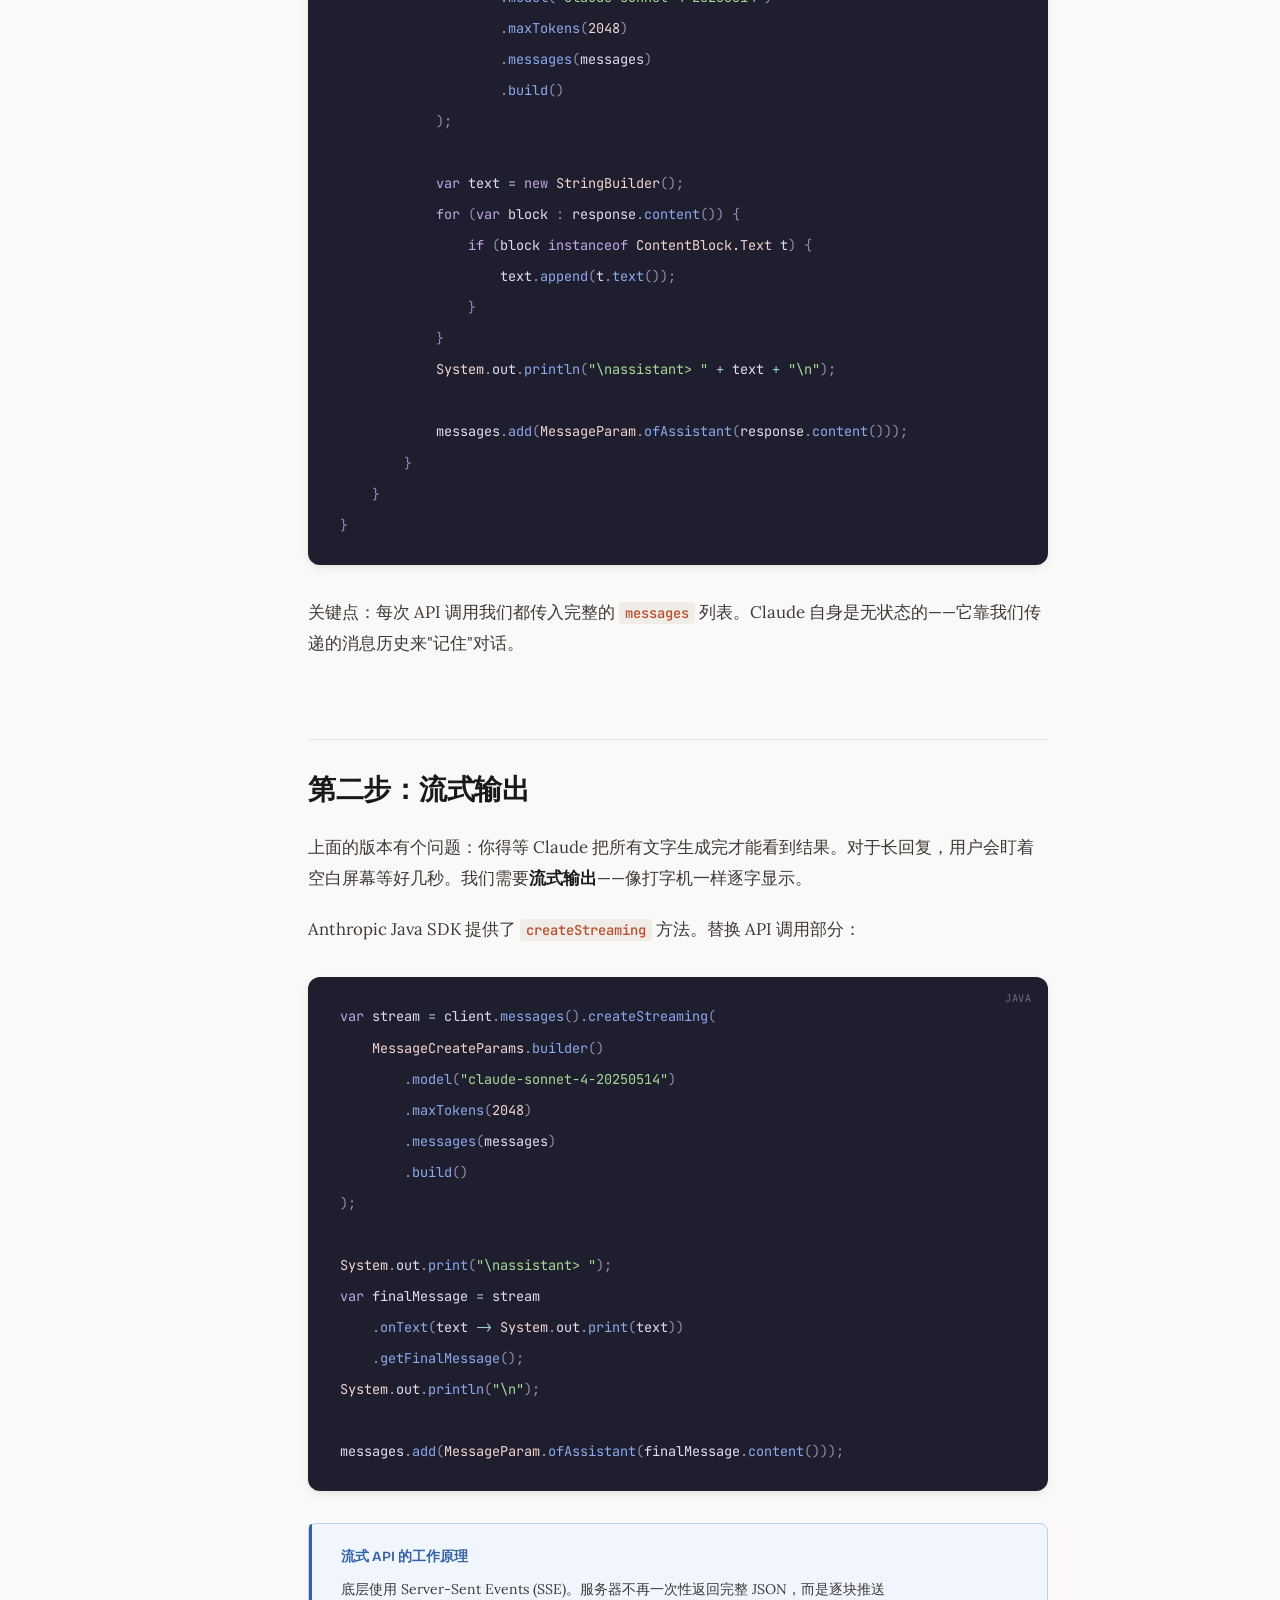
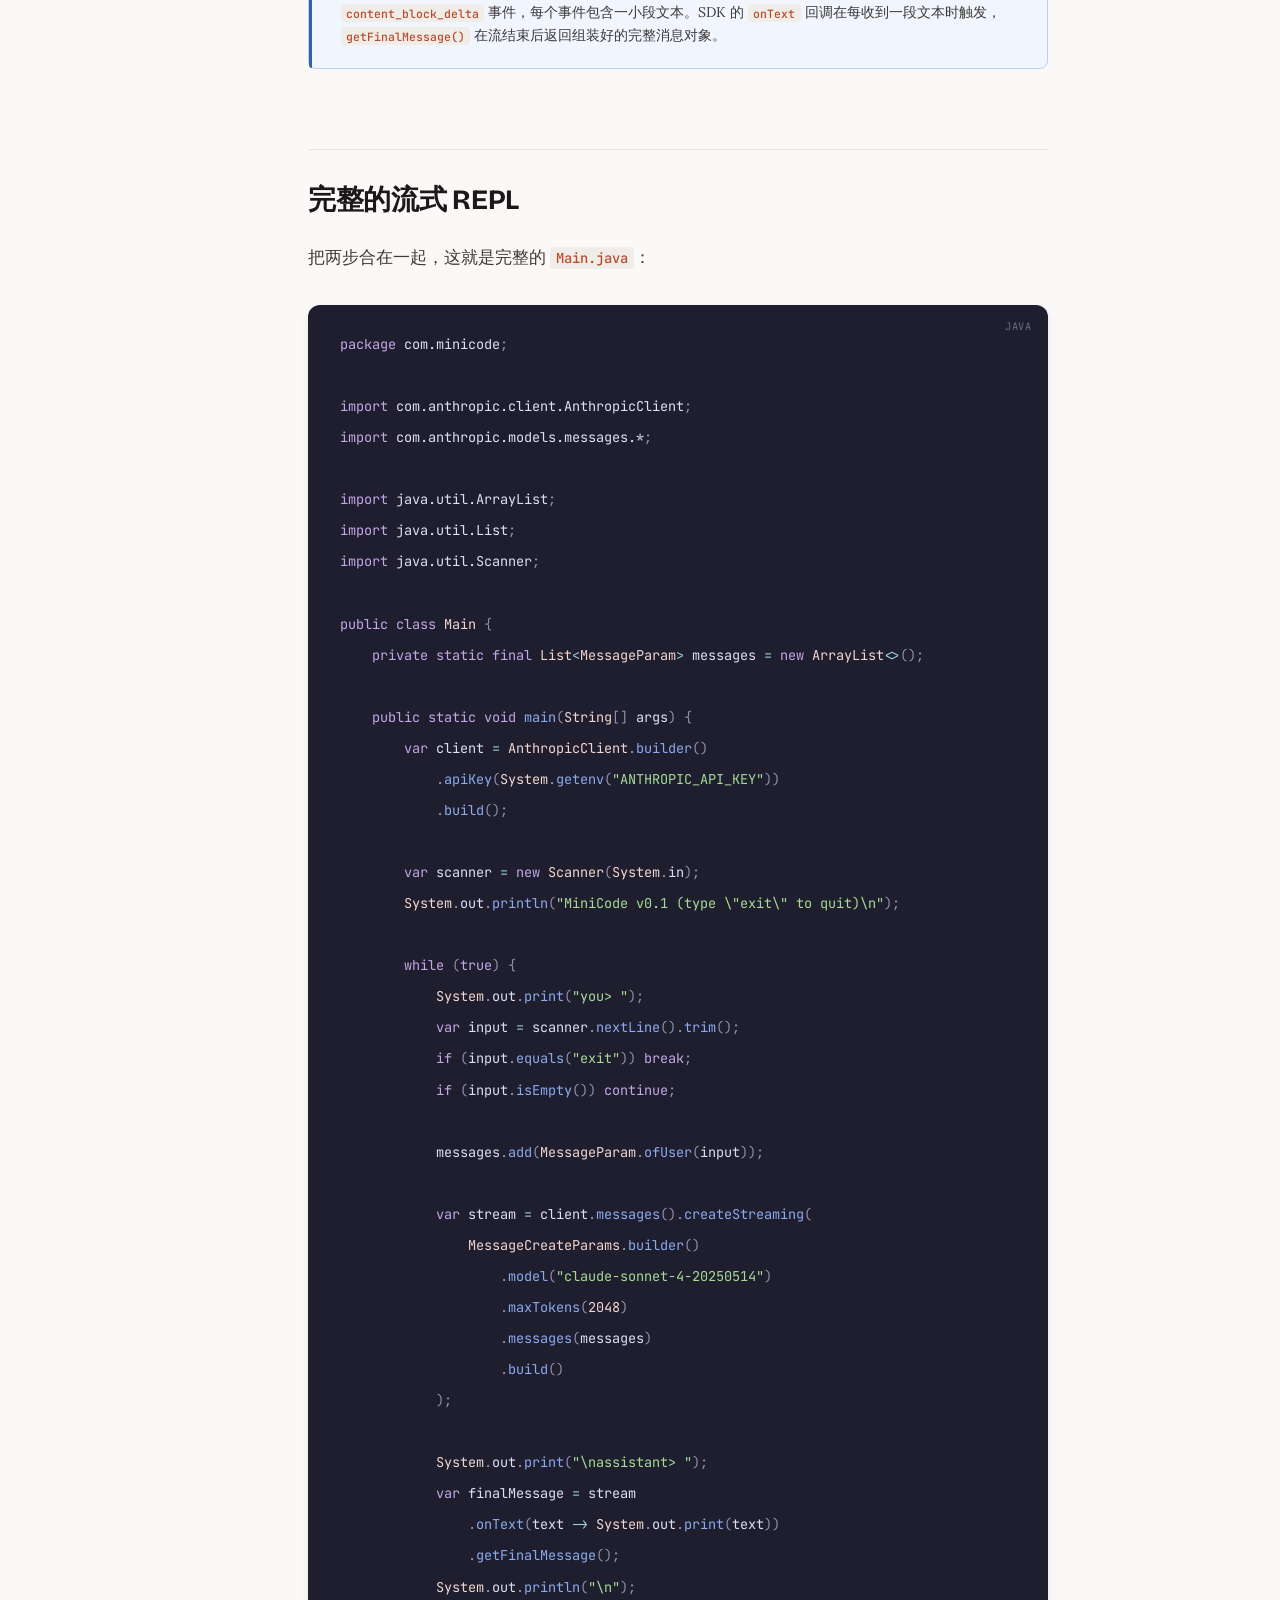
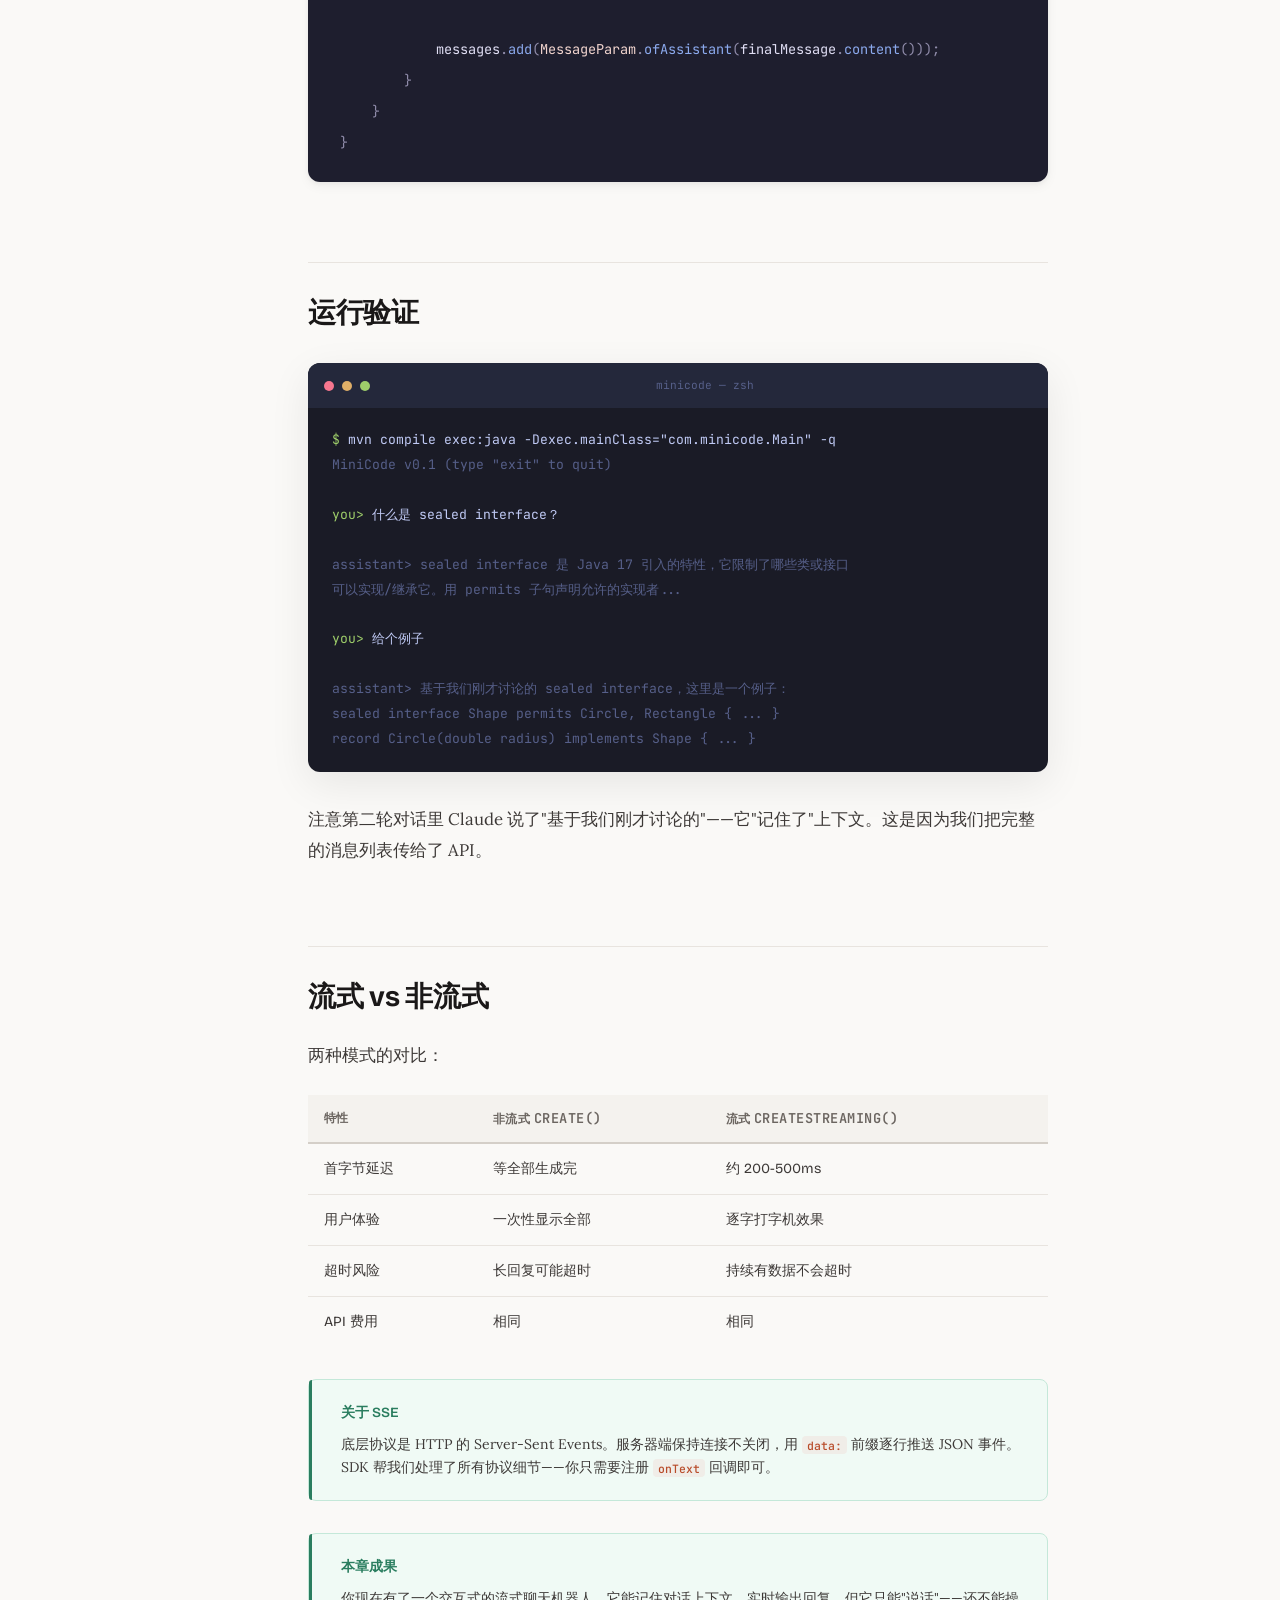
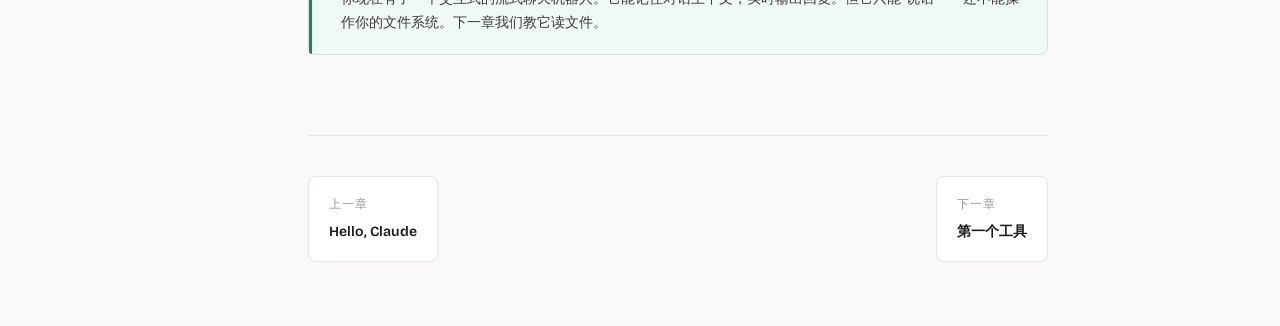
<file: chapters/02-streaming-repl.html>
<!DOCTYPE html>
<html lang="zh-CN">
<head>
  <meta charset="UTF-8">
  <meta name="viewport" content="width=device-width, initial-scale=1.0">
  <title>02 - 流式对话 | MiniCode (Java) 教程</title>
  <link rel="stylesheet" href="../styles/main.css">
</head>
<body>
  <div class="page-wrapper">
    <nav class="sidebar">
      <a href="../index.html" class="sidebar-logo">
        <span class="logo-mark"><svg width="14" height="14" viewBox="0 0 24 24" fill="none"><path d="M13 2L3 14h9l-1 8 10-12h-9l1-8z" fill="white"/></svg></span>
        MiniCode (Java)
      </a>
      <ul class="sidebar-nav">
        <li><a href="01-hello-claude.html"><span class="chapter-num">01</span> Hello, Claude</a></li>
        <li><a href="02-streaming-repl.html" class="active"><span class="chapter-num">02</span> 流式对话</a></li>
        <li><a href="03-first-tool.html"><span class="chapter-num">03</span> 第一个工具</a></li>
        <li><a href="04-tool-registry.html"><span class="chapter-num">04</span> 工具注册表</a></li>
        <li><a href="05-security.html"><span class="chapter-num">05</span> 安全防护</a></li>
        <li><a href="06-mcp.html"><span class="chapter-num">06</span> MCP 插件</a></li>
        <li><a href="07-context.html"><span class="chapter-num">07</span> Context 管理</a></li>
        <li><a href="08-ship-it.html"><span class="chapter-num">08</span> 打包发布</a></li>
      </ul>
    </nav>

    <main class="main-content">
      <header class="chapter-header">
        <span class="chapter-number">Chapter 02</span>
        <h1 class="chapter-title">流式对话</h1>
        <p class="chapter-subtitle">REPL 循环 + 流式输出 —— 打字机效果，多轮记忆</p>
      </header>

      <p>上一章我们的程序只能说一句话就退出了。这一章我们给它加上交互循环（REPL）和流式输出——让它像真正的 AI 聊天工具一样，逐字输出回复，并记住上下文。</p>

      <h2>第一步：加入 REPL</h2>

      <p>先不管流式，我们先让程序能多轮对话。用 <code>Scanner</code> 读取用户输入，用一个 <code>List&lt;MessageParam&gt;</code> 保存对话历史：</p>

      <pre data-lang="java"><code><span class="token-keyword">package</span> <span class="token-variable">com.minicode</span><span class="token-punctuation">;</span>

<span class="token-keyword">import</span> <span class="token-variable">com.anthropic.client.AnthropicClient</span><span class="token-punctuation">;</span>
<span class="token-keyword">import</span> <span class="token-variable">com.anthropic.models.messages.*</span><span class="token-punctuation">;</span>

<span class="token-keyword">import</span> <span class="token-variable">java.util.ArrayList</span><span class="token-punctuation">;</span>
<span class="token-keyword">import</span> <span class="token-variable">java.util.List</span><span class="token-punctuation">;</span>
<span class="token-keyword">import</span> <span class="token-variable">java.util.Scanner</span><span class="token-punctuation">;</span>

<span class="token-keyword">public</span> <span class="token-keyword">class</span> <span class="token-type">Main</span> <span class="token-punctuation">{</span>
    <span class="token-keyword">private</span> <span class="token-keyword">static</span> <span class="token-keyword">final</span> <span class="token-type">List</span><span class="token-operator">&lt;</span><span class="token-type">MessageParam</span><span class="token-operator">&gt;</span> <span class="token-variable">messages</span> <span class="token-operator">=</span> <span class="token-keyword">new</span> <span class="token-type">ArrayList</span><span class="token-operator">&lt;&gt;</span><span class="token-punctuation">(</span><span class="token-punctuation">)</span><span class="token-punctuation">;</span>

    <span class="token-keyword">public</span> <span class="token-keyword">static</span> <span class="token-keyword">void</span> <span class="token-function">main</span><span class="token-punctuation">(</span><span class="token-type">String</span><span class="token-punctuation">[</span><span class="token-punctuation">]</span> <span class="token-variable">args</span><span class="token-punctuation">)</span> <span class="token-punctuation">{</span>
        <span class="token-keyword">var</span> <span class="token-variable">client</span> <span class="token-operator">=</span> <span class="token-type">AnthropicClient</span><span class="token-punctuation">.</span><span class="token-function">builder</span><span class="token-punctuation">(</span><span class="token-punctuation">)</span>
            <span class="token-punctuation">.</span><span class="token-function">apiKey</span><span class="token-punctuation">(</span><span class="token-type">System</span><span class="token-punctuation">.</span><span class="token-function">getenv</span><span class="token-punctuation">(</span><span class="token-string">"ANTHROPIC_API_KEY"</span><span class="token-punctuation">)</span><span class="token-punctuation">)</span>
            <span class="token-punctuation">.</span><span class="token-function">build</span><span class="token-punctuation">(</span><span class="token-punctuation">)</span><span class="token-punctuation">;</span>

        <span class="token-keyword">var</span> <span class="token-variable">scanner</span> <span class="token-operator">=</span> <span class="token-keyword">new</span> <span class="token-type">Scanner</span><span class="token-punctuation">(</span><span class="token-type">System</span><span class="token-punctuation">.</span><span class="token-variable">in</span><span class="token-punctuation">)</span><span class="token-punctuation">;</span>
        <span class="token-type">System</span><span class="token-punctuation">.</span><span class="token-variable">out</span><span class="token-punctuation">.</span><span class="token-function">println</span><span class="token-punctuation">(</span><span class="token-string">"MiniCode v0.1 (type \"exit\" to quit)\n"</span><span class="token-punctuation">)</span><span class="token-punctuation">;</span>

        <span class="token-keyword">while</span> <span class="token-punctuation">(</span><span class="token-keyword">true</span><span class="token-punctuation">)</span> <span class="token-punctuation">{</span>
            <span class="token-type">System</span><span class="token-punctuation">.</span><span class="token-variable">out</span><span class="token-punctuation">.</span><span class="token-function">print</span><span class="token-punctuation">(</span><span class="token-string">"you&gt; "</span><span class="token-punctuation">)</span><span class="token-punctuation">;</span>
            <span class="token-keyword">var</span> <span class="token-variable">input</span> <span class="token-operator">=</span> <span class="token-variable">scanner</span><span class="token-punctuation">.</span><span class="token-function">nextLine</span><span class="token-punctuation">(</span><span class="token-punctuation">)</span><span class="token-punctuation">.</span><span class="token-function">trim</span><span class="token-punctuation">(</span><span class="token-punctuation">)</span><span class="token-punctuation">;</span>
            <span class="token-keyword">if</span> <span class="token-punctuation">(</span><span class="token-variable">input</span><span class="token-punctuation">.</span><span class="token-function">equals</span><span class="token-punctuation">(</span><span class="token-string">"exit"</span><span class="token-punctuation">)</span><span class="token-punctuation">)</span> <span class="token-keyword">break</span><span class="token-punctuation">;</span>
            <span class="token-keyword">if</span> <span class="token-punctuation">(</span><span class="token-variable">input</span><span class="token-punctuation">.</span><span class="token-function">isEmpty</span><span class="token-punctuation">(</span><span class="token-punctuation">)</span><span class="token-punctuation">)</span> <span class="token-keyword">continue</span><span class="token-punctuation">;</span>

            <span class="token-variable">messages</span><span class="token-punctuation">.</span><span class="token-function">add</span><span class="token-punctuation">(</span><span class="token-type">MessageParam</span><span class="token-punctuation">.</span><span class="token-function">ofUser</span><span class="token-punctuation">(</span><span class="token-variable">input</span><span class="token-punctuation">)</span><span class="token-punctuation">)</span><span class="token-punctuation">;</span>

            <span class="token-keyword">var</span> <span class="token-variable">response</span> <span class="token-operator">=</span> <span class="token-variable">client</span><span class="token-punctuation">.</span><span class="token-function">messages</span><span class="token-punctuation">(</span><span class="token-punctuation">)</span><span class="token-punctuation">.</span><span class="token-function">create</span><span class="token-punctuation">(</span>
                <span class="token-type">MessageCreateParams</span><span class="token-punctuation">.</span><span class="token-function">builder</span><span class="token-punctuation">(</span><span class="token-punctuation">)</span>
                    <span class="token-punctuation">.</span><span class="token-function">model</span><span class="token-punctuation">(</span><span class="token-string">"claude-sonnet-4-20250514"</span><span class="token-punctuation">)</span>
                    <span class="token-punctuation">.</span><span class="token-function">maxTokens</span><span class="token-punctuation">(</span><span class="token-number">2048</span><span class="token-punctuation">)</span>
                    <span class="token-punctuation">.</span><span class="token-function">messages</span><span class="token-punctuation">(</span><span class="token-variable">messages</span><span class="token-punctuation">)</span>
                    <span class="token-punctuation">.</span><span class="token-function">build</span><span class="token-punctuation">(</span><span class="token-punctuation">)</span>
            <span class="token-punctuation">)</span><span class="token-punctuation">;</span>

            <span class="token-keyword">var</span> <span class="token-variable">text</span> <span class="token-operator">=</span> <span class="token-keyword">new</span> <span class="token-type">StringBuilder</span><span class="token-punctuation">(</span><span class="token-punctuation">)</span><span class="token-punctuation">;</span>
            <span class="token-keyword">for</span> <span class="token-punctuation">(</span><span class="token-keyword">var</span> <span class="token-variable">block</span> <span class="token-punctuation">:</span> <span class="token-variable">response</span><span class="token-punctuation">.</span><span class="token-function">content</span><span class="token-punctuation">(</span><span class="token-punctuation">)</span><span class="token-punctuation">)</span> <span class="token-punctuation">{</span>
                <span class="token-keyword">if</span> <span class="token-punctuation">(</span><span class="token-variable">block</span> <span class="token-keyword">instanceof</span> <span class="token-type">ContentBlock.Text</span> <span class="token-variable">t</span><span class="token-punctuation">)</span> <span class="token-punctuation">{</span>
                    <span class="token-variable">text</span><span class="token-punctuation">.</span><span class="token-function">append</span><span class="token-punctuation">(</span><span class="token-variable">t</span><span class="token-punctuation">.</span><span class="token-function">text</span><span class="token-punctuation">(</span><span class="token-punctuation">)</span><span class="token-punctuation">)</span><span class="token-punctuation">;</span>
                <span class="token-punctuation">}</span>
            <span class="token-punctuation">}</span>
            <span class="token-type">System</span><span class="token-punctuation">.</span><span class="token-variable">out</span><span class="token-punctuation">.</span><span class="token-function">println</span><span class="token-punctuation">(</span><span class="token-string">"\nassistant&gt; "</span> <span class="token-operator">+</span> <span class="token-variable">text</span> <span class="token-operator">+</span> <span class="token-string">"\n"</span><span class="token-punctuation">)</span><span class="token-punctuation">;</span>

            <span class="token-variable">messages</span><span class="token-punctuation">.</span><span class="token-function">add</span><span class="token-punctuation">(</span><span class="token-type">MessageParam</span><span class="token-punctuation">.</span><span class="token-function">ofAssistant</span><span class="token-punctuation">(</span><span class="token-variable">response</span><span class="token-punctuation">.</span><span class="token-function">content</span><span class="token-punctuation">(</span><span class="token-punctuation">)</span><span class="token-punctuation">)</span><span class="token-punctuation">)</span><span class="token-punctuation">;</span>
        <span class="token-punctuation">}</span>
    <span class="token-punctuation">}</span>
<span class="token-punctuation">}</span></code></pre>

      <p>关键点：每次 API 调用我们都传入完整的 <code>messages</code> 列表。Claude 自身是无状态的——它靠我们传递的消息历史来"记住"对话。</p>

      <h2>第二步：流式输出</h2>

      <p>上面的版本有个问题：你得等 Claude 把所有文字生成完才能看到结果。对于长回复，用户会盯着空白屏幕等好几秒。我们需要<strong>流式输出</strong>——像打字机一样逐字显示。</p>

      <p>Anthropic Java SDK 提供了 <code>createStreaming</code> 方法。替换 API 调用部分：</p>

      <pre data-lang="java"><code><span class="token-keyword">var</span> <span class="token-variable">stream</span> <span class="token-operator">=</span> <span class="token-variable">client</span><span class="token-punctuation">.</span><span class="token-function">messages</span><span class="token-punctuation">(</span><span class="token-punctuation">)</span><span class="token-punctuation">.</span><span class="token-function">createStreaming</span><span class="token-punctuation">(</span>
    <span class="token-type">MessageCreateParams</span><span class="token-punctuation">.</span><span class="token-function">builder</span><span class="token-punctuation">(</span><span class="token-punctuation">)</span>
        <span class="token-punctuation">.</span><span class="token-function">model</span><span class="token-punctuation">(</span><span class="token-string">"claude-sonnet-4-20250514"</span><span class="token-punctuation">)</span>
        <span class="token-punctuation">.</span><span class="token-function">maxTokens</span><span class="token-punctuation">(</span><span class="token-number">2048</span><span class="token-punctuation">)</span>
        <span class="token-punctuation">.</span><span class="token-function">messages</span><span class="token-punctuation">(</span><span class="token-variable">messages</span><span class="token-punctuation">)</span>
        <span class="token-punctuation">.</span><span class="token-function">build</span><span class="token-punctuation">(</span><span class="token-punctuation">)</span>
<span class="token-punctuation">)</span><span class="token-punctuation">;</span>

<span class="token-type">System</span><span class="token-punctuation">.</span><span class="token-variable">out</span><span class="token-punctuation">.</span><span class="token-function">print</span><span class="token-punctuation">(</span><span class="token-string">"\nassistant&gt; "</span><span class="token-punctuation">)</span><span class="token-punctuation">;</span>
<span class="token-keyword">var</span> <span class="token-variable">finalMessage</span> <span class="token-operator">=</span> <span class="token-variable">stream</span>
    <span class="token-punctuation">.</span><span class="token-function">onText</span><span class="token-punctuation">(</span><span class="token-variable">text</span> <span class="token-operator">-&gt;</span> <span class="token-type">System</span><span class="token-punctuation">.</span><span class="token-variable">out</span><span class="token-punctuation">.</span><span class="token-function">print</span><span class="token-punctuation">(</span><span class="token-variable">text</span><span class="token-punctuation">)</span><span class="token-punctuation">)</span>
    <span class="token-punctuation">.</span><span class="token-function">getFinalMessage</span><span class="token-punctuation">(</span><span class="token-punctuation">)</span><span class="token-punctuation">;</span>
<span class="token-type">System</span><span class="token-punctuation">.</span><span class="token-variable">out</span><span class="token-punctuation">.</span><span class="token-function">println</span><span class="token-punctuation">(</span><span class="token-string">"\n"</span><span class="token-punctuation">)</span><span class="token-punctuation">;</span>

<span class="token-variable">messages</span><span class="token-punctuation">.</span><span class="token-function">add</span><span class="token-punctuation">(</span><span class="token-type">MessageParam</span><span class="token-punctuation">.</span><span class="token-function">ofAssistant</span><span class="token-punctuation">(</span><span class="token-variable">finalMessage</span><span class="token-punctuation">.</span><span class="token-function">content</span><span class="token-punctuation">(</span><span class="token-punctuation">)</span><span class="token-punctuation">)</span><span class="token-punctuation">)</span><span class="token-punctuation">;</span></code></pre>

      <div class="info-box note">
        <div class="info-box-title">流式 API 的工作原理</div>
        <p>底层使用 Server-Sent Events (SSE)。服务器不再一次性返回完整 JSON，而是逐块推送 <code>content_block_delta</code> 事件，每个事件包含一小段文本。SDK 的 <code>onText</code> 回调在每收到一段文本时触发，<code>getFinalMessage()</code> 在流结束后返回组装好的完整消息对象。</p>
      </div>

      <h2>完整的流式 REPL</h2>

      <p>把两步合在一起，这就是完整的 <code>Main.java</code>：</p>

      <pre data-lang="java"><code><span class="token-keyword">package</span> <span class="token-variable">com.minicode</span><span class="token-punctuation">;</span>

<span class="token-keyword">import</span> <span class="token-variable">com.anthropic.client.AnthropicClient</span><span class="token-punctuation">;</span>
<span class="token-keyword">import</span> <span class="token-variable">com.anthropic.models.messages.*</span><span class="token-punctuation">;</span>

<span class="token-keyword">import</span> <span class="token-variable">java.util.ArrayList</span><span class="token-punctuation">;</span>
<span class="token-keyword">import</span> <span class="token-variable">java.util.List</span><span class="token-punctuation">;</span>
<span class="token-keyword">import</span> <span class="token-variable">java.util.Scanner</span><span class="token-punctuation">;</span>

<span class="token-keyword">public</span> <span class="token-keyword">class</span> <span class="token-type">Main</span> <span class="token-punctuation">{</span>
    <span class="token-keyword">private</span> <span class="token-keyword">static</span> <span class="token-keyword">final</span> <span class="token-type">List</span><span class="token-operator">&lt;</span><span class="token-type">MessageParam</span><span class="token-operator">&gt;</span> <span class="token-variable">messages</span> <span class="token-operator">=</span> <span class="token-keyword">new</span> <span class="token-type">ArrayList</span><span class="token-operator">&lt;&gt;</span><span class="token-punctuation">(</span><span class="token-punctuation">)</span><span class="token-punctuation">;</span>

    <span class="token-keyword">public</span> <span class="token-keyword">static</span> <span class="token-keyword">void</span> <span class="token-function">main</span><span class="token-punctuation">(</span><span class="token-type">String</span><span class="token-punctuation">[</span><span class="token-punctuation">]</span> <span class="token-variable">args</span><span class="token-punctuation">)</span> <span class="token-punctuation">{</span>
        <span class="token-keyword">var</span> <span class="token-variable">client</span> <span class="token-operator">=</span> <span class="token-type">AnthropicClient</span><span class="token-punctuation">.</span><span class="token-function">builder</span><span class="token-punctuation">(</span><span class="token-punctuation">)</span>
            <span class="token-punctuation">.</span><span class="token-function">apiKey</span><span class="token-punctuation">(</span><span class="token-type">System</span><span class="token-punctuation">.</span><span class="token-function">getenv</span><span class="token-punctuation">(</span><span class="token-string">"ANTHROPIC_API_KEY"</span><span class="token-punctuation">)</span><span class="token-punctuation">)</span>
            <span class="token-punctuation">.</span><span class="token-function">build</span><span class="token-punctuation">(</span><span class="token-punctuation">)</span><span class="token-punctuation">;</span>

        <span class="token-keyword">var</span> <span class="token-variable">scanner</span> <span class="token-operator">=</span> <span class="token-keyword">new</span> <span class="token-type">Scanner</span><span class="token-punctuation">(</span><span class="token-type">System</span><span class="token-punctuation">.</span><span class="token-variable">in</span><span class="token-punctuation">)</span><span class="token-punctuation">;</span>
        <span class="token-type">System</span><span class="token-punctuation">.</span><span class="token-variable">out</span><span class="token-punctuation">.</span><span class="token-function">println</span><span class="token-punctuation">(</span><span class="token-string">"MiniCode v0.1 (type \"exit\" to quit)\n"</span><span class="token-punctuation">)</span><span class="token-punctuation">;</span>

        <span class="token-keyword">while</span> <span class="token-punctuation">(</span><span class="token-keyword">true</span><span class="token-punctuation">)</span> <span class="token-punctuation">{</span>
            <span class="token-type">System</span><span class="token-punctuation">.</span><span class="token-variable">out</span><span class="token-punctuation">.</span><span class="token-function">print</span><span class="token-punctuation">(</span><span class="token-string">"you&gt; "</span><span class="token-punctuation">)</span><span class="token-punctuation">;</span>
            <span class="token-keyword">var</span> <span class="token-variable">input</span> <span class="token-operator">=</span> <span class="token-variable">scanner</span><span class="token-punctuation">.</span><span class="token-function">nextLine</span><span class="token-punctuation">(</span><span class="token-punctuation">)</span><span class="token-punctuation">.</span><span class="token-function">trim</span><span class="token-punctuation">(</span><span class="token-punctuation">)</span><span class="token-punctuation">;</span>
            <span class="token-keyword">if</span> <span class="token-punctuation">(</span><span class="token-variable">input</span><span class="token-punctuation">.</span><span class="token-function">equals</span><span class="token-punctuation">(</span><span class="token-string">"exit"</span><span class="token-punctuation">)</span><span class="token-punctuation">)</span> <span class="token-keyword">break</span><span class="token-punctuation">;</span>
            <span class="token-keyword">if</span> <span class="token-punctuation">(</span><span class="token-variable">input</span><span class="token-punctuation">.</span><span class="token-function">isEmpty</span><span class="token-punctuation">(</span><span class="token-punctuation">)</span><span class="token-punctuation">)</span> <span class="token-keyword">continue</span><span class="token-punctuation">;</span>

            <span class="token-variable">messages</span><span class="token-punctuation">.</span><span class="token-function">add</span><span class="token-punctuation">(</span><span class="token-type">MessageParam</span><span class="token-punctuation">.</span><span class="token-function">ofUser</span><span class="token-punctuation">(</span><span class="token-variable">input</span><span class="token-punctuation">)</span><span class="token-punctuation">)</span><span class="token-punctuation">;</span>

            <span class="token-keyword">var</span> <span class="token-variable">stream</span> <span class="token-operator">=</span> <span class="token-variable">client</span><span class="token-punctuation">.</span><span class="token-function">messages</span><span class="token-punctuation">(</span><span class="token-punctuation">)</span><span class="token-punctuation">.</span><span class="token-function">createStreaming</span><span class="token-punctuation">(</span>
                <span class="token-type">MessageCreateParams</span><span class="token-punctuation">.</span><span class="token-function">builder</span><span class="token-punctuation">(</span><span class="token-punctuation">)</span>
                    <span class="token-punctuation">.</span><span class="token-function">model</span><span class="token-punctuation">(</span><span class="token-string">"claude-sonnet-4-20250514"</span><span class="token-punctuation">)</span>
                    <span class="token-punctuation">.</span><span class="token-function">maxTokens</span><span class="token-punctuation">(</span><span class="token-number">2048</span><span class="token-punctuation">)</span>
                    <span class="token-punctuation">.</span><span class="token-function">messages</span><span class="token-punctuation">(</span><span class="token-variable">messages</span><span class="token-punctuation">)</span>
                    <span class="token-punctuation">.</span><span class="token-function">build</span><span class="token-punctuation">(</span><span class="token-punctuation">)</span>
            <span class="token-punctuation">)</span><span class="token-punctuation">;</span>

            <span class="token-type">System</span><span class="token-punctuation">.</span><span class="token-variable">out</span><span class="token-punctuation">.</span><span class="token-function">print</span><span class="token-punctuation">(</span><span class="token-string">"\nassistant&gt; "</span><span class="token-punctuation">)</span><span class="token-punctuation">;</span>
            <span class="token-keyword">var</span> <span class="token-variable">finalMessage</span> <span class="token-operator">=</span> <span class="token-variable">stream</span>
                <span class="token-punctuation">.</span><span class="token-function">onText</span><span class="token-punctuation">(</span><span class="token-variable">text</span> <span class="token-operator">-&gt;</span> <span class="token-type">System</span><span class="token-punctuation">.</span><span class="token-variable">out</span><span class="token-punctuation">.</span><span class="token-function">print</span><span class="token-punctuation">(</span><span class="token-variable">text</span><span class="token-punctuation">)</span><span class="token-punctuation">)</span>
                <span class="token-punctuation">.</span><span class="token-function">getFinalMessage</span><span class="token-punctuation">(</span><span class="token-punctuation">)</span><span class="token-punctuation">;</span>
            <span class="token-type">System</span><span class="token-punctuation">.</span><span class="token-variable">out</span><span class="token-punctuation">.</span><span class="token-function">println</span><span class="token-punctuation">(</span><span class="token-string">"\n"</span><span class="token-punctuation">)</span><span class="token-punctuation">;</span>

            <span class="token-variable">messages</span><span class="token-punctuation">.</span><span class="token-function">add</span><span class="token-punctuation">(</span><span class="token-type">MessageParam</span><span class="token-punctuation">.</span><span class="token-function">ofAssistant</span><span class="token-punctuation">(</span><span class="token-variable">finalMessage</span><span class="token-punctuation">.</span><span class="token-function">content</span><span class="token-punctuation">(</span><span class="token-punctuation">)</span><span class="token-punctuation">)</span><span class="token-punctuation">)</span><span class="token-punctuation">;</span>
        <span class="token-punctuation">}</span>
    <span class="token-punctuation">}</span>
<span class="token-punctuation">}</span></code></pre>

      <h2>运行验证</h2>

      <div class="terminal">
        <div class="terminal-header">
          <span class="terminal-dot red"></span>
          <span class="terminal-dot yellow"></span>
          <span class="terminal-dot green"></span>
          <span class="terminal-title">minicode &mdash; zsh</span>
        </div>
        <div class="terminal-body">
          <span class="prompt">$ </span><span class="command">mvn compile exec:java -Dexec.mainClass="com.minicode.Main" -q</span><br>
          <span class="output">MiniCode v0.1 (type "exit" to quit)</span><br><br>
          <span class="prompt">you&gt; </span><span class="command">什么是 sealed interface？</span><br><br>
          <span class="output">assistant&gt; sealed interface 是 Java 17 引入的特性，它限制了哪些类或接口</span><br>
          <span class="output">可以实现/继承它。用 permits 子句声明允许的实现者...</span><br><br>
          <span class="prompt">you&gt; </span><span class="command">给个例子</span><br><br>
          <span class="output">assistant&gt; 基于我们刚才讨论的 sealed interface，这里是一个例子：</span><br>
          <span class="output">sealed interface Shape permits Circle, Rectangle { ... }</span><br>
          <span class="output">record Circle(double radius) implements Shape { ... }</span>
        </div>
      </div>

      <p>注意第二轮对话里 Claude 说了"基于我们刚才讨论的"——它"记住了"上下文。这是因为我们把完整的消息列表传给了 API。</p>

      <h2>流式 vs 非流式</h2>

      <p>两种模式的对比：</p>

      <table>
        <thead>
          <tr>
            <th>特性</th>
            <th>非流式 <code>create()</code></th>
            <th>流式 <code>createStreaming()</code></th>
          </tr>
        </thead>
        <tbody>
          <tr>
            <td>首字节延迟</td>
            <td>等全部生成完</td>
            <td>约 200-500ms</td>
          </tr>
          <tr>
            <td>用户体验</td>
            <td>一次性显示全部</td>
            <td>逐字打字机效果</td>
          </tr>
          <tr>
            <td>超时风险</td>
            <td>长回复可能超时</td>
            <td>持续有数据不会超时</td>
          </tr>
          <tr>
            <td>API 费用</td>
            <td>相同</td>
            <td>相同</td>
          </tr>
        </tbody>
      </table>

      <div class="info-box tip">
        <div class="info-box-title">关于 SSE</div>
        <p>底层协议是 HTTP 的 Server-Sent Events。服务器端保持连接不关闭，用 <code>data:</code> 前缀逐行推送 JSON 事件。SDK 帮我们处理了所有协议细节——你只需要注册 <code>onText</code> 回调即可。</p>
      </div>

      <div class="info-box tip">
        <div class="info-box-title">本章成果</div>
        <p>你现在有了一个交互式的流式聊天机器人。它能记住对话上下文，实时输出回复。但它只能"说话"——还不能操作你的文件系统。下一章我们教它读文件。</p>
      </div>

      <nav class="chapter-nav">
        <a href="01-hello-claude.html">
          <span class="nav-label">上一章</span>
          <span class="nav-title">Hello, Claude</span>
        </a>
        <a href="03-first-tool.html">
          <span class="nav-label">下一章</span>
          <span class="nav-title">第一个工具</span>
        </a>
      </nav>
    </main>
  </div>
</body>
</html>
</file>
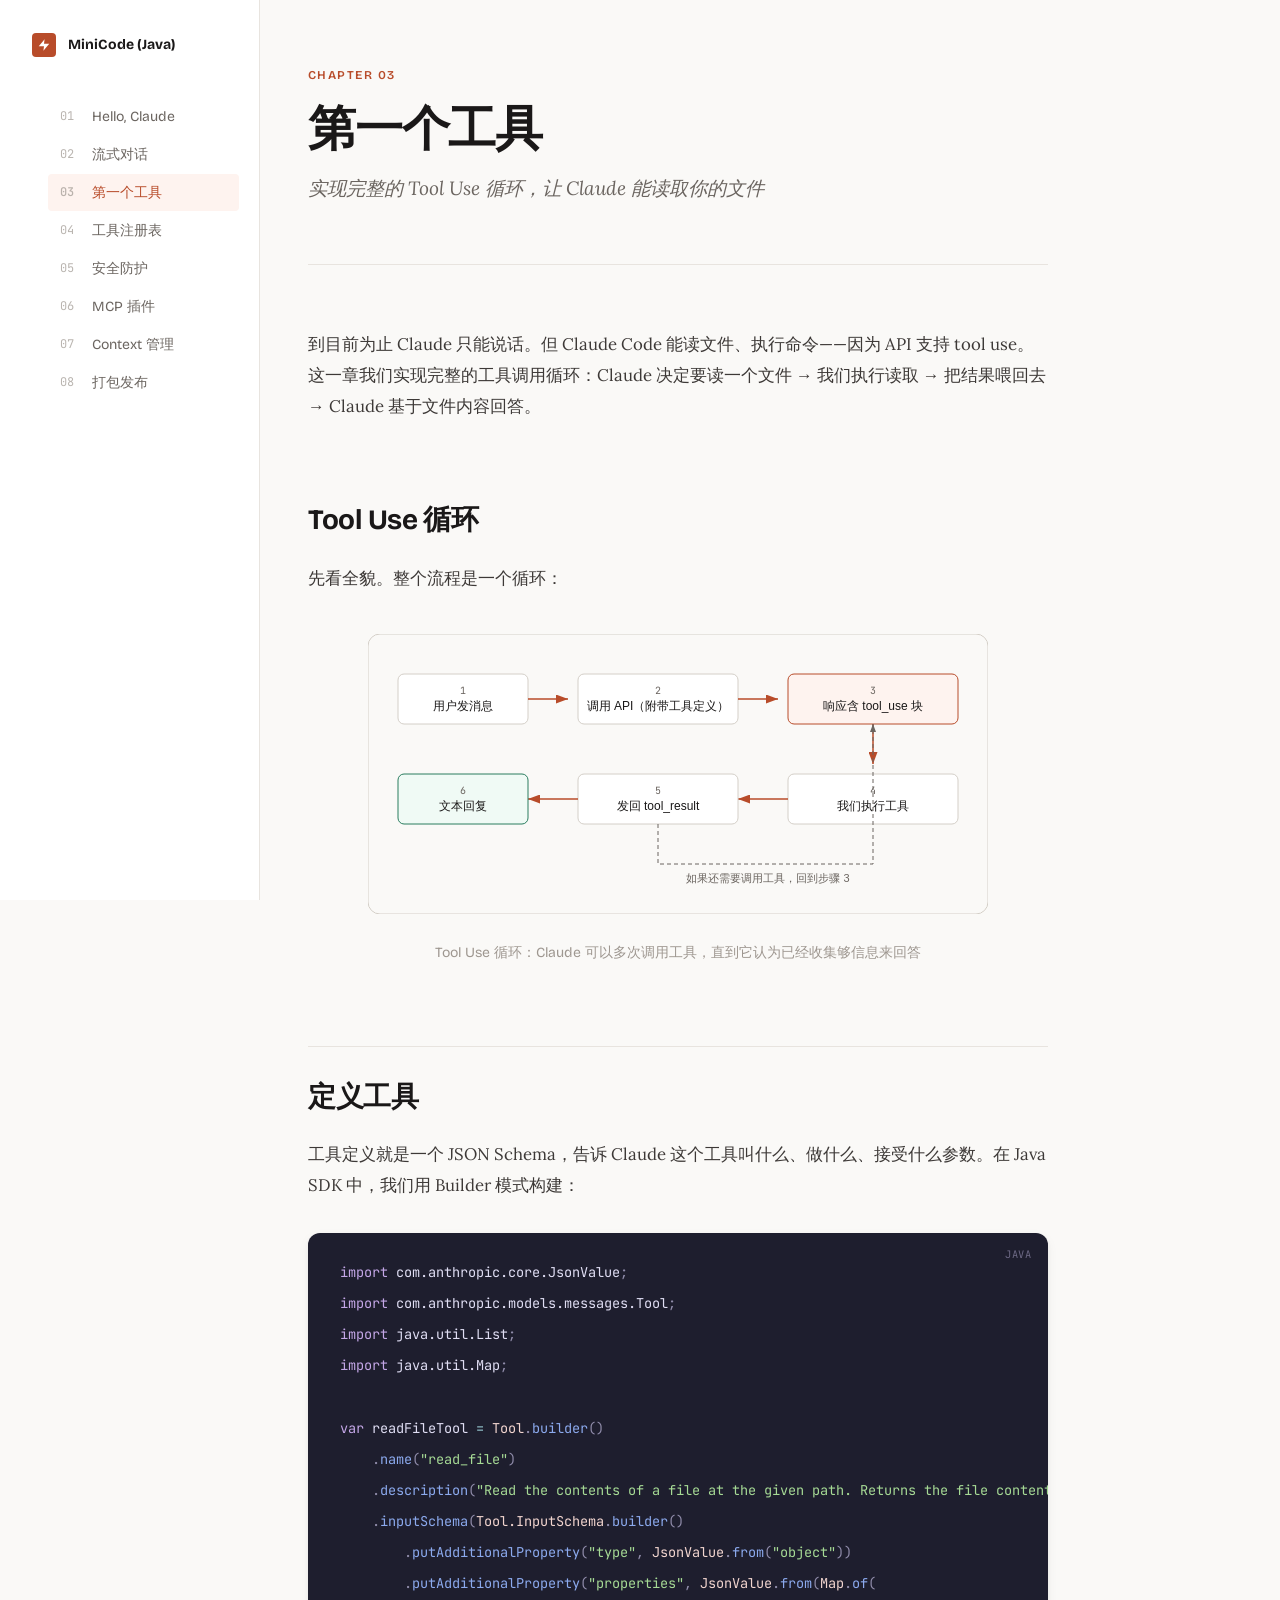
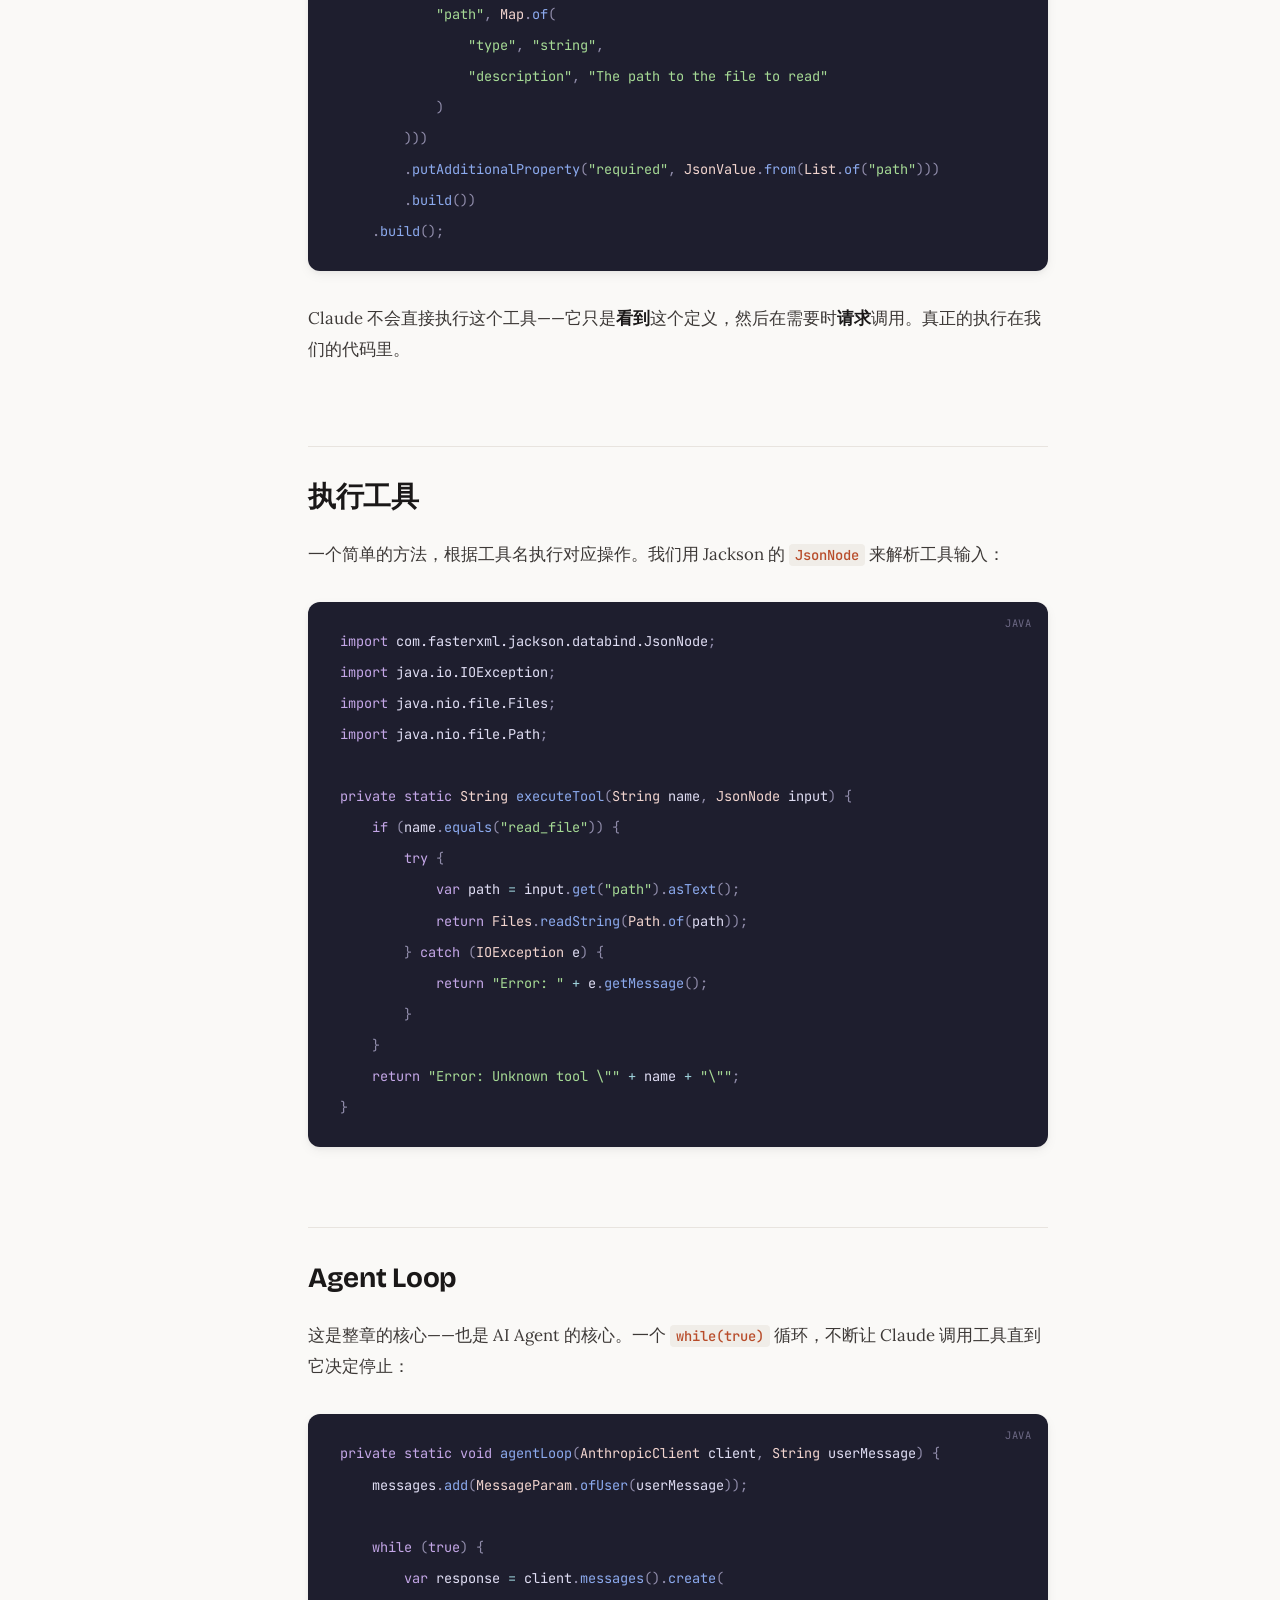
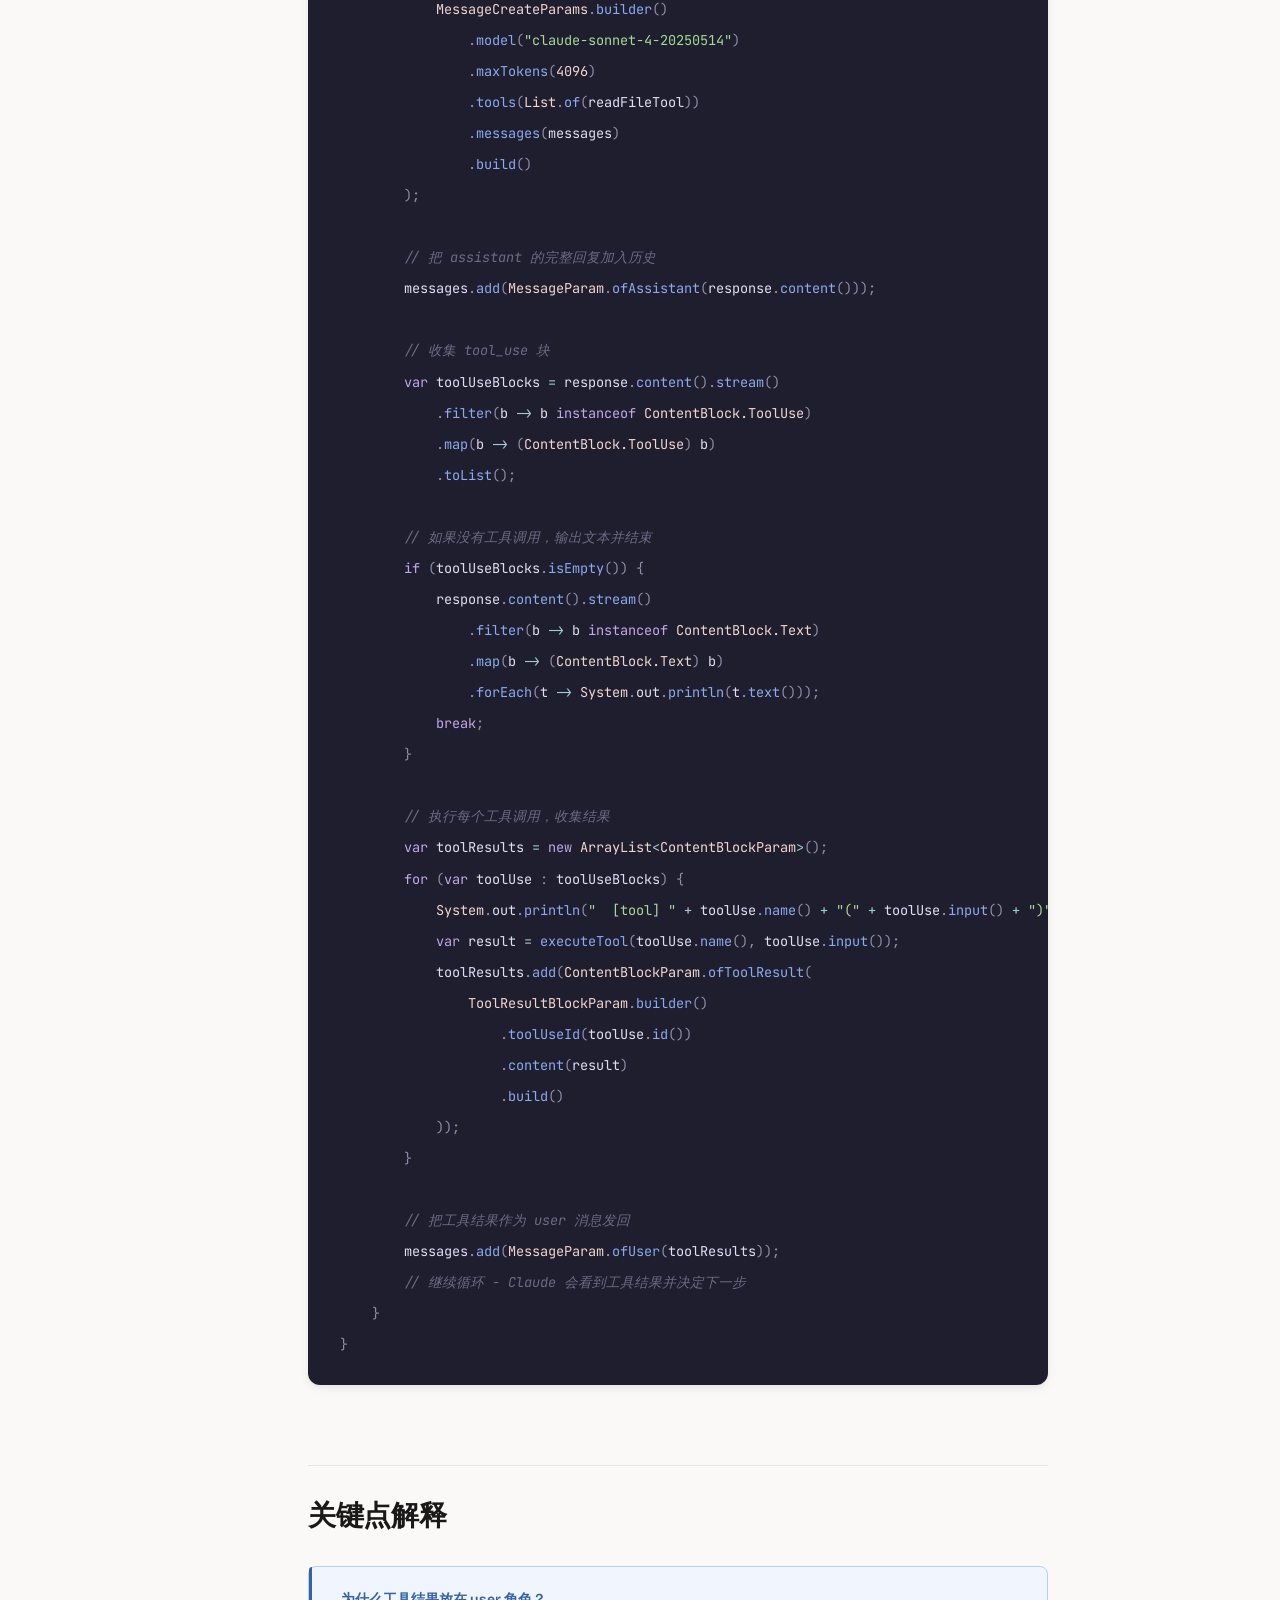
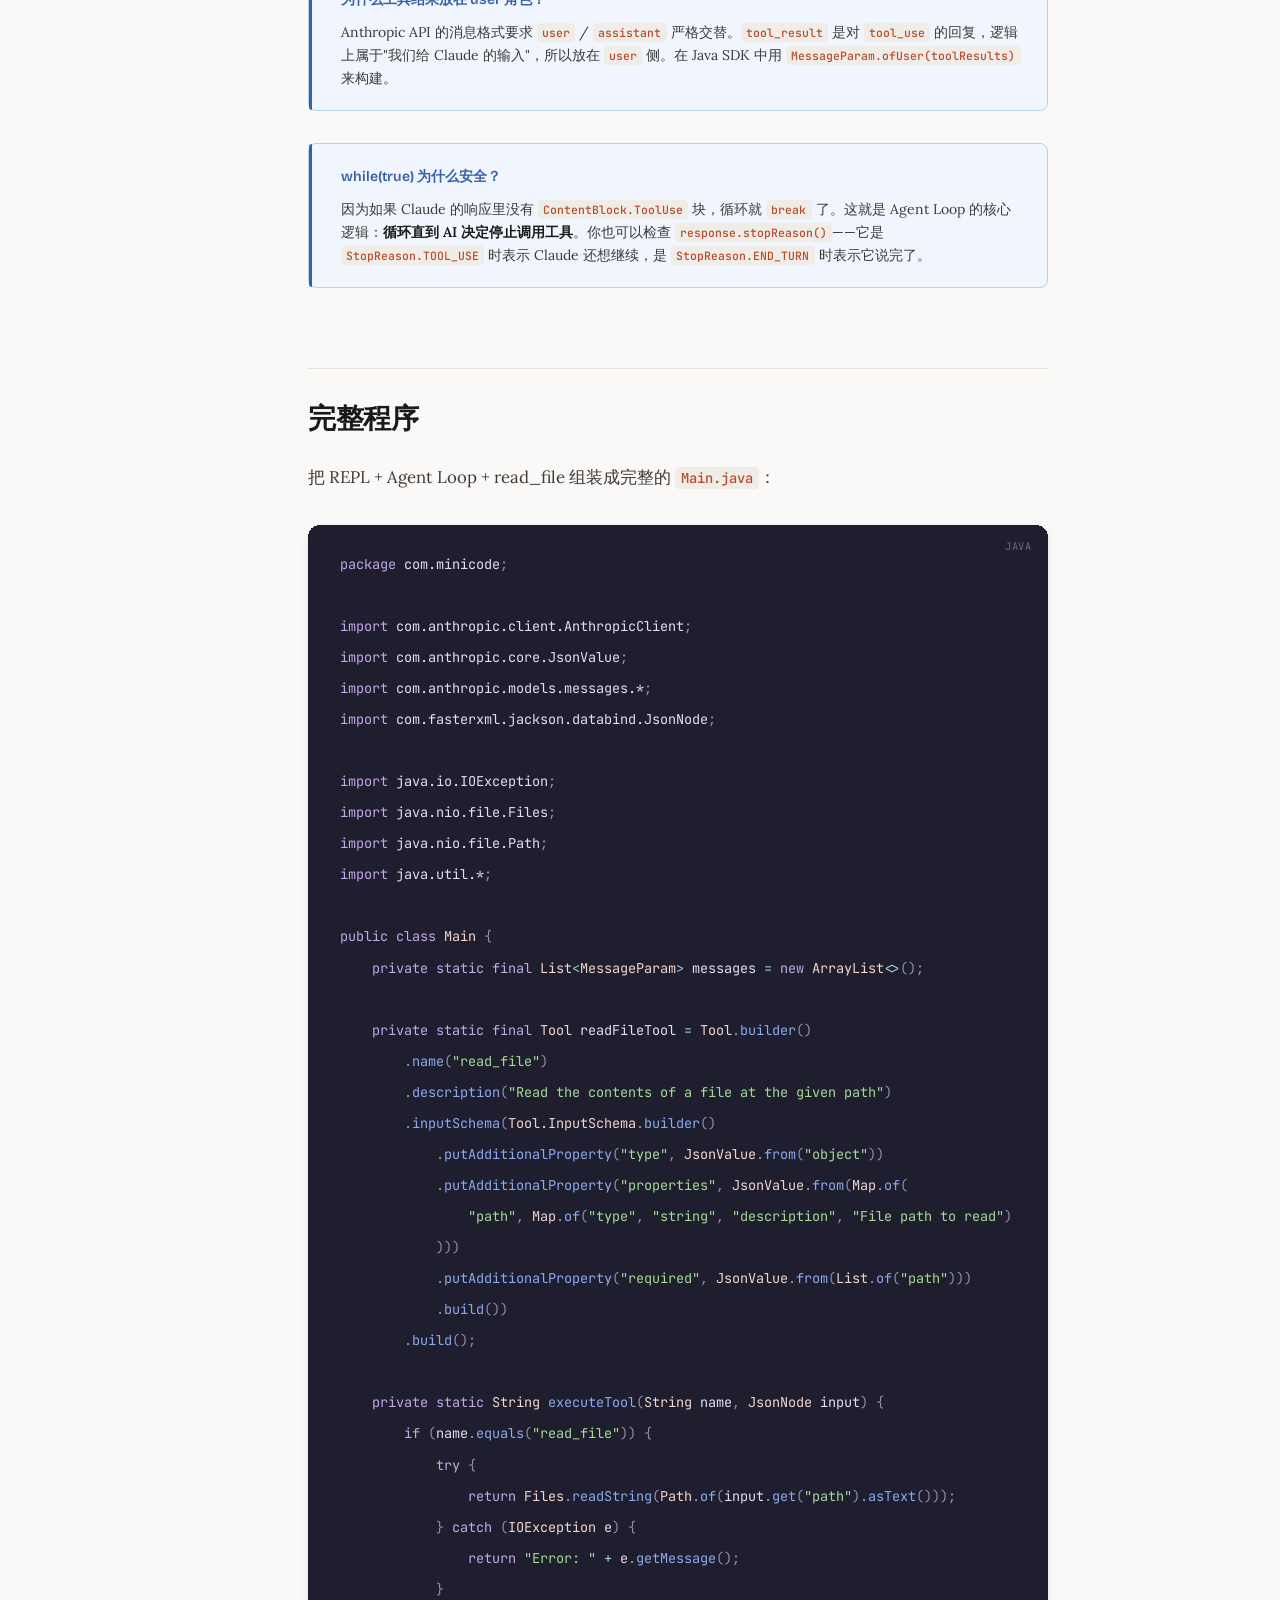
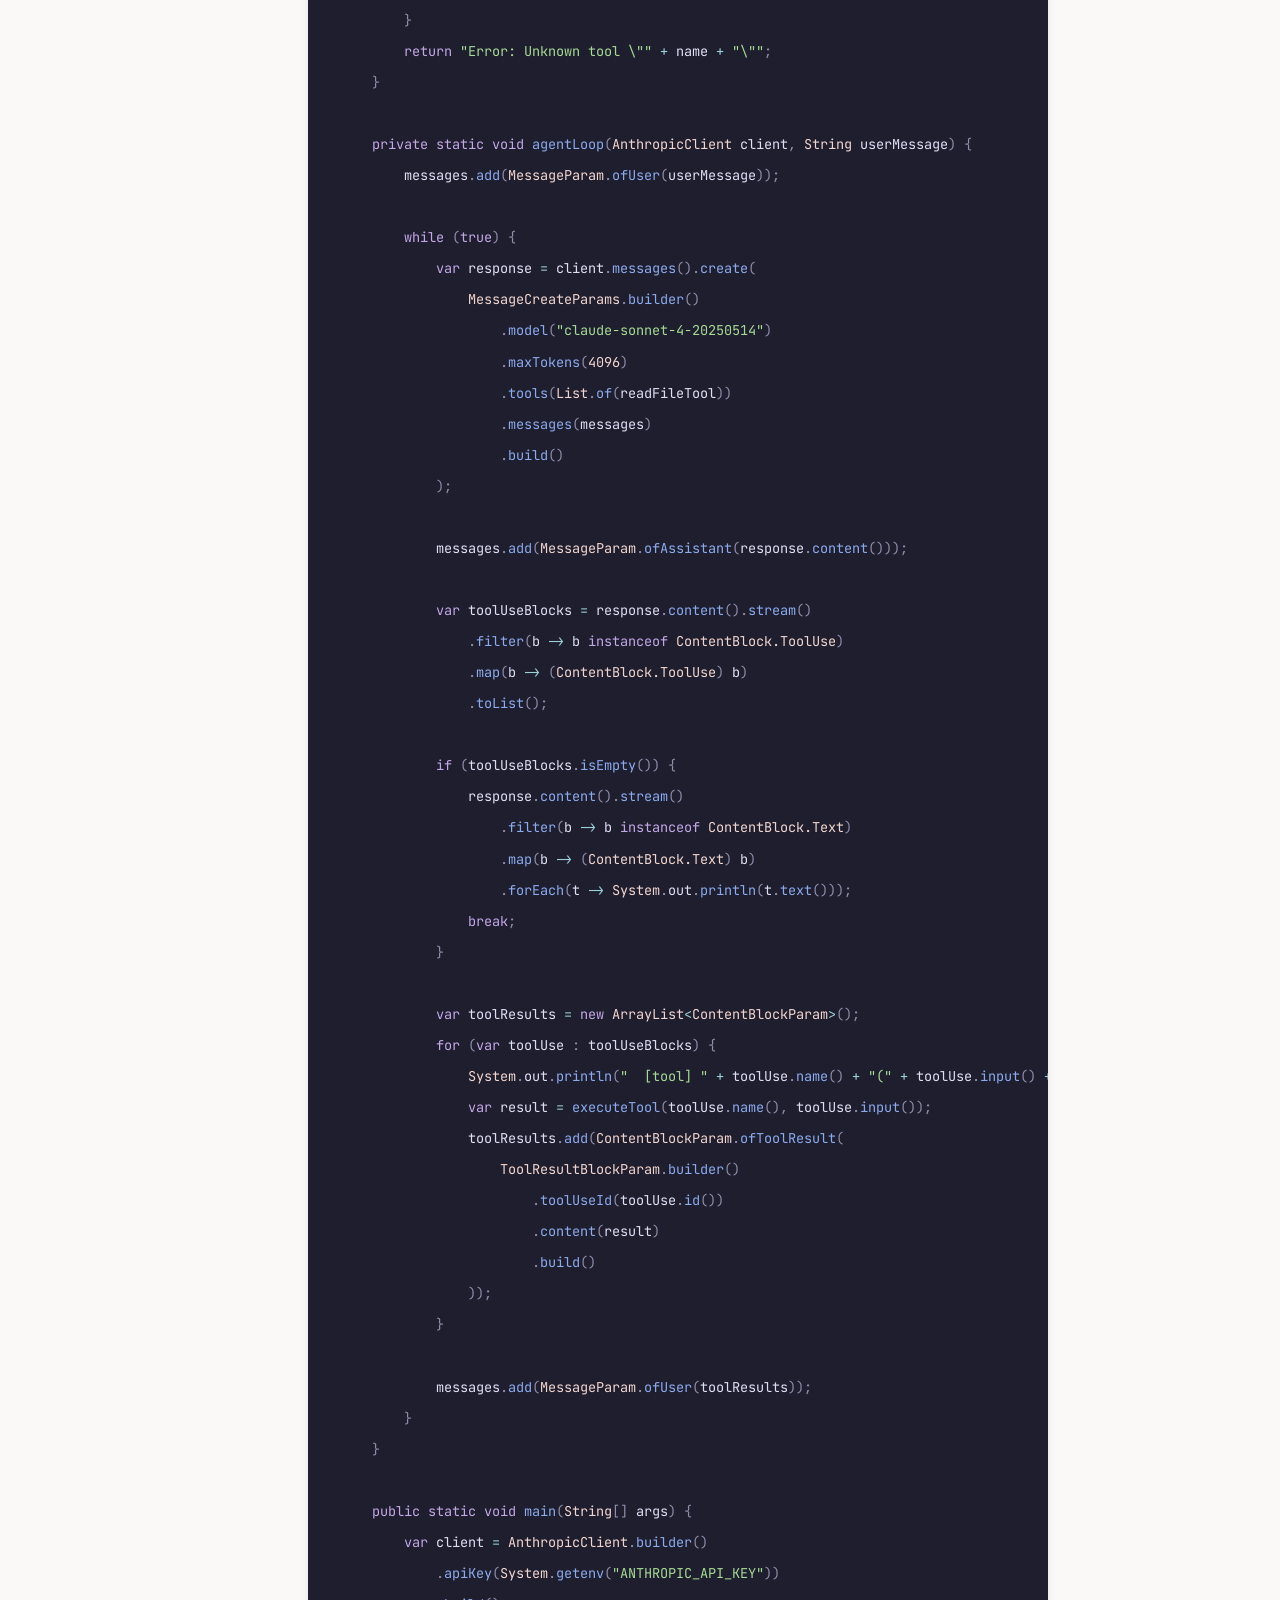
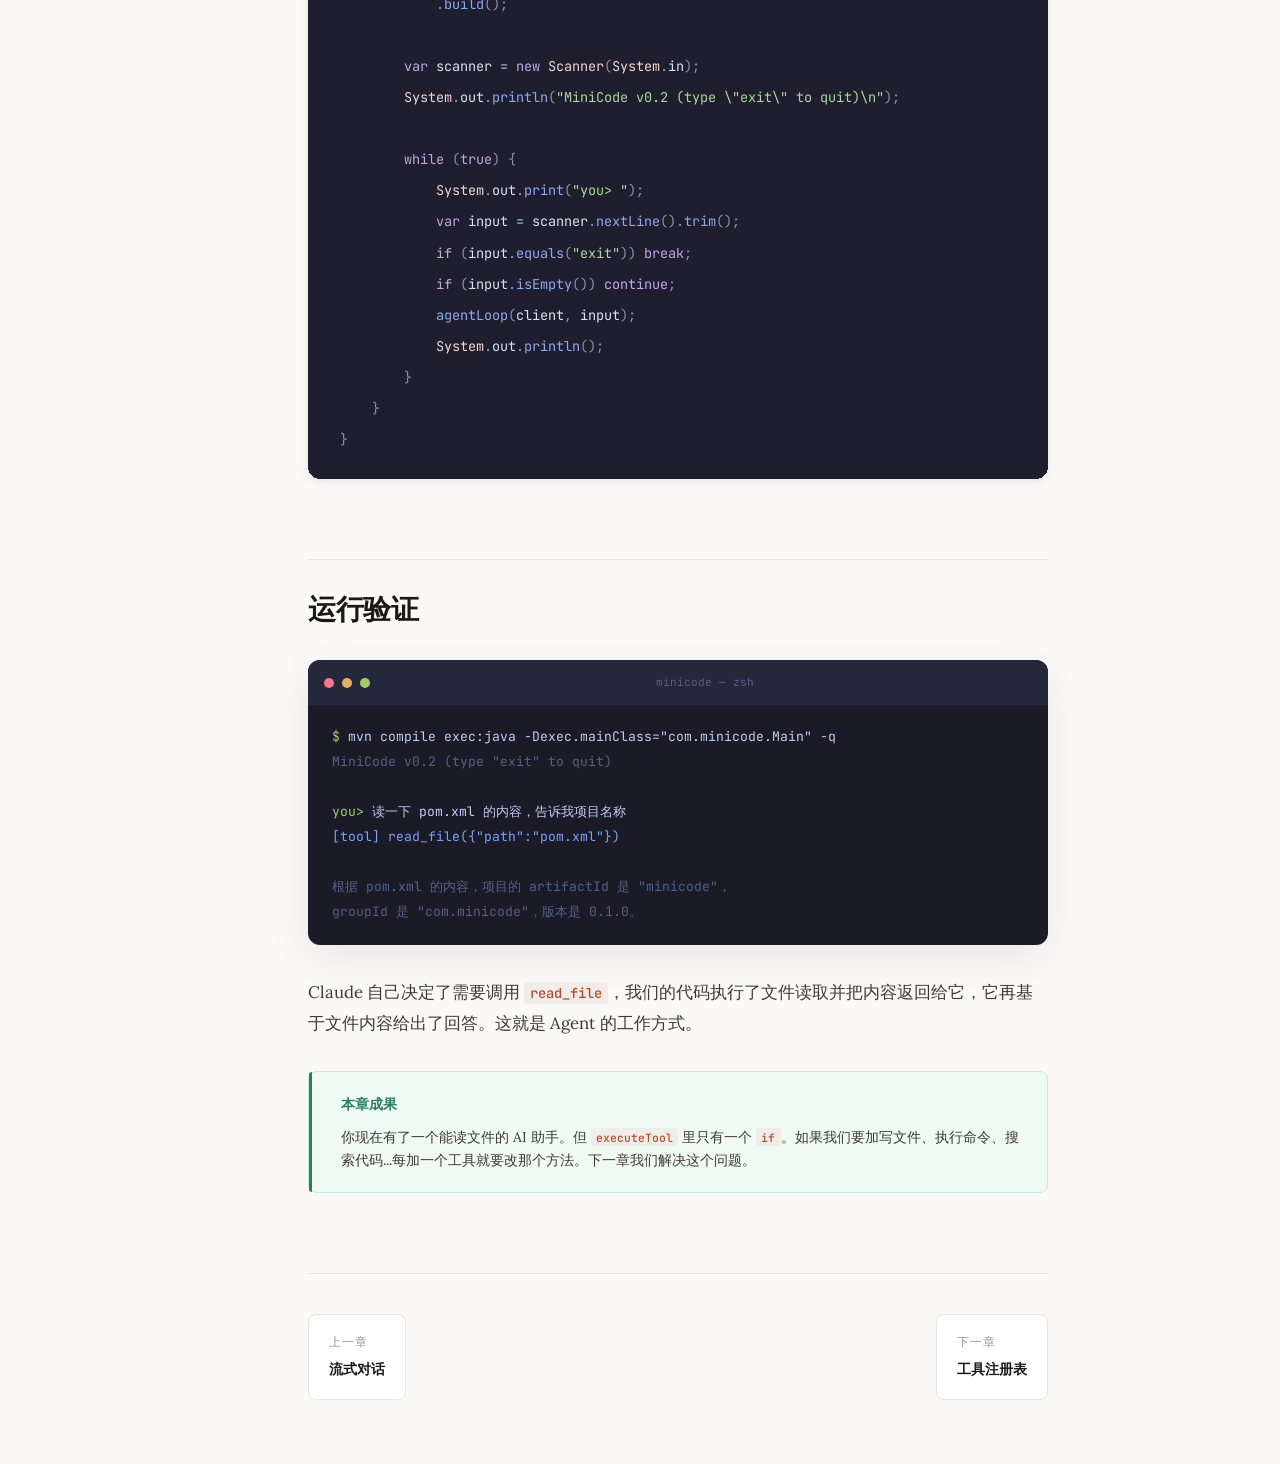
<file: chapters/03-first-tool.html>
<!DOCTYPE html>
<html lang="zh-CN">
<head>
  <meta charset="UTF-8">
  <meta name="viewport" content="width=device-width, initial-scale=1.0">
  <title>03 - 第一个工具 | MiniCode (Java) 教程</title>
  <link rel="stylesheet" href="../styles/main.css">
</head>
<body>
  <div class="page-wrapper">
    <nav class="sidebar">
      <a href="../index.html" class="sidebar-logo">
        <span class="logo-mark"><svg width="14" height="14" viewBox="0 0 24 24" fill="none"><path d="M13 2L3 14h9l-1 8 10-12h-9l1-8z" fill="white"/></svg></span>
        MiniCode (Java)
      </a>
      <ul class="sidebar-nav">
        <li><a href="01-hello-claude.html"><span class="chapter-num">01</span> Hello, Claude</a></li>
        <li><a href="02-streaming-repl.html"><span class="chapter-num">02</span> 流式对话</a></li>
        <li><a href="03-first-tool.html" class="active"><span class="chapter-num">03</span> 第一个工具</a></li>
        <li><a href="04-tool-registry.html"><span class="chapter-num">04</span> 工具注册表</a></li>
        <li><a href="05-security.html"><span class="chapter-num">05</span> 安全防护</a></li>
        <li><a href="06-mcp.html"><span class="chapter-num">06</span> MCP 插件</a></li>
        <li><a href="07-context.html"><span class="chapter-num">07</span> Context 管理</a></li>
        <li><a href="08-ship-it.html"><span class="chapter-num">08</span> 打包发布</a></li>
      </ul>
    </nav>

    <main class="main-content">
      <header class="chapter-header">
        <span class="chapter-number">Chapter 03</span>
        <h1 class="chapter-title">第一个工具</h1>
        <p class="chapter-subtitle">实现完整的 Tool Use 循环，让 Claude 能读取你的文件</p>
      </header>

      <p>到目前为止 Claude 只能说话。但 Claude Code 能读文件、执行命令——因为 API 支持 tool use。这一章我们实现完整的工具调用循环：Claude 决定要读一个文件 &rarr; 我们执行读取 &rarr; 把结果喂回去 &rarr; Claude 基于文件内容回答。</p>

      <h2>Tool Use 循环</h2>

      <p>先看全貌。整个流程是一个循环：</p>

      <div class="diagram-container">
        <svg width="620" height="280" viewBox="0 0 620 280" fill="none" xmlns="http://www.w3.org/2000/svg">
          <rect width="620" height="280" rx="12" fill="#faf9f7"/>
          <rect width="620" height="280" rx="12" stroke="#d4cfc8" stroke-width="1"/>

          <rect x="30" y="40" width="130" height="50" rx="6" fill="#ffffff" stroke="#d4cfc8"/>
          <text x="95" y="60" text-anchor="middle" font-family="JetBrains Mono, monospace" font-size="10" fill="#6b6560">1</text>
          <text x="95" y="76" text-anchor="middle" font-family="-apple-system, sans-serif" font-size="12" fill="#1a1818">用户发消息</text>

          <path d="M160 65 L200 65" stroke="#b84c2a" stroke-width="1.5" marker-end="url(#arr03)"/>

          <rect x="210" y="40" width="160" height="50" rx="6" fill="#ffffff" stroke="#d4cfc8"/>
          <text x="290" y="60" text-anchor="middle" font-family="JetBrains Mono, monospace" font-size="10" fill="#6b6560">2</text>
          <text x="290" y="76" text-anchor="middle" font-family="-apple-system, sans-serif" font-size="12" fill="#1a1818">调用 API（附带工具定义）</text>

          <path d="M370 65 L410 65" stroke="#b84c2a" stroke-width="1.5" marker-end="url(#arr03)"/>

          <rect x="420" y="40" width="170" height="50" rx="6" fill="#fef3ef" stroke="#b84c2a"/>
          <text x="505" y="60" text-anchor="middle" font-family="JetBrains Mono, monospace" font-size="10" fill="#6b6560">3</text>
          <text x="505" y="76" text-anchor="middle" font-family="-apple-system, sans-serif" font-size="12" fill="#1a1818">响应含 tool_use 块</text>

          <path d="M505 90 L505 130" stroke="#b84c2a" stroke-width="1.5" marker-end="url(#arr03)"/>

          <rect x="420" y="140" width="170" height="50" rx="6" fill="#ffffff" stroke="#d4cfc8"/>
          <text x="505" y="160" text-anchor="middle" font-family="JetBrains Mono, monospace" font-size="10" fill="#6b6560">4</text>
          <text x="505" y="176" text-anchor="middle" font-family="-apple-system, sans-serif" font-size="12" fill="#1a1818">我们执行工具</text>

          <path d="M420 165 L370 165" stroke="#b84c2a" stroke-width="1.5" marker-end="url(#arr03)"/>

          <rect x="210" y="140" width="160" height="50" rx="6" fill="#ffffff" stroke="#d4cfc8"/>
          <text x="290" y="160" text-anchor="middle" font-family="JetBrains Mono, monospace" font-size="10" fill="#6b6560">5</text>
          <text x="290" y="176" text-anchor="middle" font-family="-apple-system, sans-serif" font-size="12" fill="#1a1818">发回 tool_result</text>

          <path d="M210 165 L160 165" stroke="#b84c2a" stroke-width="1.5" marker-end="url(#arr03)"/>

          <rect x="30" y="140" width="130" height="50" rx="6" fill="#f0faf5" stroke="#2a7d5f"/>
          <text x="95" y="160" text-anchor="middle" font-family="JetBrains Mono, monospace" font-size="10" fill="#6b6560">6</text>
          <text x="95" y="176" text-anchor="middle" font-family="-apple-system, sans-serif" font-size="12" fill="#1a1818">文本回复</text>

          <path d="M290 190 L290 230 L505 230 L505 90" stroke="#6b6560" stroke-width="1" stroke-dasharray="4 3" marker-end="url(#arr03g)"/>
          <text x="400" y="248" text-anchor="middle" font-family="-apple-system, sans-serif" font-size="11" fill="#6b6560">如果还需要调用工具，回到步骤 3</text>

          <defs>
            <marker id="arr03" markerWidth="8" markerHeight="6" refX="8" refY="3" orient="auto">
              <polygon points="0 0, 8 3, 0 6" fill="#b84c2a"/>
            </marker>
            <marker id="arr03g" markerWidth="8" markerHeight="6" refX="8" refY="3" orient="auto">
              <polygon points="0 0, 8 3, 0 6" fill="#6b6560"/>
            </marker>
          </defs>
        </svg>
        <p class="diagram-caption">Tool Use 循环：Claude 可以多次调用工具，直到它认为已经收集够信息来回答</p>
      </div>

      <h2>定义工具</h2>

      <p>工具定义就是一个 JSON Schema，告诉 Claude 这个工具叫什么、做什么、接受什么参数。在 Java SDK 中，我们用 Builder 模式构建：</p>

      <pre data-lang="java"><code><span class="token-keyword">import</span> <span class="token-variable">com.anthropic.core.JsonValue</span><span class="token-punctuation">;</span>
<span class="token-keyword">import</span> <span class="token-variable">com.anthropic.models.messages.Tool</span><span class="token-punctuation">;</span>
<span class="token-keyword">import</span> <span class="token-variable">java.util.List</span><span class="token-punctuation">;</span>
<span class="token-keyword">import</span> <span class="token-variable">java.util.Map</span><span class="token-punctuation">;</span>

<span class="token-keyword">var</span> <span class="token-variable">readFileTool</span> <span class="token-operator">=</span> <span class="token-type">Tool</span><span class="token-punctuation">.</span><span class="token-function">builder</span><span class="token-punctuation">(</span><span class="token-punctuation">)</span>
    <span class="token-punctuation">.</span><span class="token-function">name</span><span class="token-punctuation">(</span><span class="token-string">"read_file"</span><span class="token-punctuation">)</span>
    <span class="token-punctuation">.</span><span class="token-function">description</span><span class="token-punctuation">(</span><span class="token-string">"Read the contents of a file at the given path. Returns the file content as text."</span><span class="token-punctuation">)</span>
    <span class="token-punctuation">.</span><span class="token-function">inputSchema</span><span class="token-punctuation">(</span><span class="token-type">Tool.InputSchema</span><span class="token-punctuation">.</span><span class="token-function">builder</span><span class="token-punctuation">(</span><span class="token-punctuation">)</span>
        <span class="token-punctuation">.</span><span class="token-function">putAdditionalProperty</span><span class="token-punctuation">(</span><span class="token-string">"type"</span><span class="token-punctuation">,</span> <span class="token-type">JsonValue</span><span class="token-punctuation">.</span><span class="token-function">from</span><span class="token-punctuation">(</span><span class="token-string">"object"</span><span class="token-punctuation">)</span><span class="token-punctuation">)</span>
        <span class="token-punctuation">.</span><span class="token-function">putAdditionalProperty</span><span class="token-punctuation">(</span><span class="token-string">"properties"</span><span class="token-punctuation">,</span> <span class="token-type">JsonValue</span><span class="token-punctuation">.</span><span class="token-function">from</span><span class="token-punctuation">(</span><span class="token-type">Map</span><span class="token-punctuation">.</span><span class="token-function">of</span><span class="token-punctuation">(</span>
            <span class="token-string">"path"</span><span class="token-punctuation">,</span> <span class="token-type">Map</span><span class="token-punctuation">.</span><span class="token-function">of</span><span class="token-punctuation">(</span>
                <span class="token-string">"type"</span><span class="token-punctuation">,</span> <span class="token-string">"string"</span><span class="token-punctuation">,</span>
                <span class="token-string">"description"</span><span class="token-punctuation">,</span> <span class="token-string">"The path to the file to read"</span>
            <span class="token-punctuation">)</span>
        <span class="token-punctuation">)</span><span class="token-punctuation">)</span><span class="token-punctuation">)</span>
        <span class="token-punctuation">.</span><span class="token-function">putAdditionalProperty</span><span class="token-punctuation">(</span><span class="token-string">"required"</span><span class="token-punctuation">,</span> <span class="token-type">JsonValue</span><span class="token-punctuation">.</span><span class="token-function">from</span><span class="token-punctuation">(</span><span class="token-type">List</span><span class="token-punctuation">.</span><span class="token-function">of</span><span class="token-punctuation">(</span><span class="token-string">"path"</span><span class="token-punctuation">)</span><span class="token-punctuation">)</span><span class="token-punctuation">)</span>
        <span class="token-punctuation">.</span><span class="token-function">build</span><span class="token-punctuation">(</span><span class="token-punctuation">)</span><span class="token-punctuation">)</span>
    <span class="token-punctuation">.</span><span class="token-function">build</span><span class="token-punctuation">(</span><span class="token-punctuation">)</span><span class="token-punctuation">;</span></code></pre>

      <p>Claude 不会直接执行这个工具——它只是<strong>看到</strong>这个定义，然后在需要时<strong>请求</strong>调用。真正的执行在我们的代码里。</p>

      <h2>执行工具</h2>

      <p>一个简单的方法，根据工具名执行对应操作。我们用 Jackson 的 <code>JsonNode</code> 来解析工具输入：</p>

      <pre data-lang="java"><code><span class="token-keyword">import</span> <span class="token-variable">com.fasterxml.jackson.databind.JsonNode</span><span class="token-punctuation">;</span>
<span class="token-keyword">import</span> <span class="token-variable">java.io.IOException</span><span class="token-punctuation">;</span>
<span class="token-keyword">import</span> <span class="token-variable">java.nio.file.Files</span><span class="token-punctuation">;</span>
<span class="token-keyword">import</span> <span class="token-variable">java.nio.file.Path</span><span class="token-punctuation">;</span>

<span class="token-keyword">private</span> <span class="token-keyword">static</span> <span class="token-type">String</span> <span class="token-function">executeTool</span><span class="token-punctuation">(</span><span class="token-type">String</span> <span class="token-variable">name</span><span class="token-punctuation">,</span> <span class="token-type">JsonNode</span> <span class="token-variable">input</span><span class="token-punctuation">)</span> <span class="token-punctuation">{</span>
    <span class="token-keyword">if</span> <span class="token-punctuation">(</span><span class="token-variable">name</span><span class="token-punctuation">.</span><span class="token-function">equals</span><span class="token-punctuation">(</span><span class="token-string">"read_file"</span><span class="token-punctuation">)</span><span class="token-punctuation">)</span> <span class="token-punctuation">{</span>
        <span class="token-keyword">try</span> <span class="token-punctuation">{</span>
            <span class="token-keyword">var</span> <span class="token-variable">path</span> <span class="token-operator">=</span> <span class="token-variable">input</span><span class="token-punctuation">.</span><span class="token-function">get</span><span class="token-punctuation">(</span><span class="token-string">"path"</span><span class="token-punctuation">)</span><span class="token-punctuation">.</span><span class="token-function">asText</span><span class="token-punctuation">(</span><span class="token-punctuation">)</span><span class="token-punctuation">;</span>
            <span class="token-keyword">return</span> <span class="token-type">Files</span><span class="token-punctuation">.</span><span class="token-function">readString</span><span class="token-punctuation">(</span><span class="token-type">Path</span><span class="token-punctuation">.</span><span class="token-function">of</span><span class="token-punctuation">(</span><span class="token-variable">path</span><span class="token-punctuation">)</span><span class="token-punctuation">)</span><span class="token-punctuation">;</span>
        <span class="token-punctuation">}</span> <span class="token-keyword">catch</span> <span class="token-punctuation">(</span><span class="token-type">IOException</span> <span class="token-variable">e</span><span class="token-punctuation">)</span> <span class="token-punctuation">{</span>
            <span class="token-keyword">return</span> <span class="token-string">"Error: "</span> <span class="token-operator">+</span> <span class="token-variable">e</span><span class="token-punctuation">.</span><span class="token-function">getMessage</span><span class="token-punctuation">(</span><span class="token-punctuation">)</span><span class="token-punctuation">;</span>
        <span class="token-punctuation">}</span>
    <span class="token-punctuation">}</span>
    <span class="token-keyword">return</span> <span class="token-string">"Error: Unknown tool \""</span> <span class="token-operator">+</span> <span class="token-variable">name</span> <span class="token-operator">+</span> <span class="token-string">"\""</span><span class="token-punctuation">;</span>
<span class="token-punctuation">}</span></code></pre>

      <h2>Agent Loop</h2>

      <p>这是整章的核心——也是 AI Agent 的核心。一个 <code>while(true)</code> 循环，不断让 Claude 调用工具直到它决定停止：</p>

      <pre data-lang="java"><code><span class="token-keyword">private</span> <span class="token-keyword">static</span> <span class="token-keyword">void</span> <span class="token-function">agentLoop</span><span class="token-punctuation">(</span><span class="token-type">AnthropicClient</span> <span class="token-variable">client</span><span class="token-punctuation">,</span> <span class="token-type">String</span> <span class="token-variable">userMessage</span><span class="token-punctuation">)</span> <span class="token-punctuation">{</span>
    <span class="token-variable">messages</span><span class="token-punctuation">.</span><span class="token-function">add</span><span class="token-punctuation">(</span><span class="token-type">MessageParam</span><span class="token-punctuation">.</span><span class="token-function">ofUser</span><span class="token-punctuation">(</span><span class="token-variable">userMessage</span><span class="token-punctuation">)</span><span class="token-punctuation">)</span><span class="token-punctuation">;</span>

    <span class="token-keyword">while</span> <span class="token-punctuation">(</span><span class="token-keyword">true</span><span class="token-punctuation">)</span> <span class="token-punctuation">{</span>
        <span class="token-keyword">var</span> <span class="token-variable">response</span> <span class="token-operator">=</span> <span class="token-variable">client</span><span class="token-punctuation">.</span><span class="token-function">messages</span><span class="token-punctuation">(</span><span class="token-punctuation">)</span><span class="token-punctuation">.</span><span class="token-function">create</span><span class="token-punctuation">(</span>
            <span class="token-type">MessageCreateParams</span><span class="token-punctuation">.</span><span class="token-function">builder</span><span class="token-punctuation">(</span><span class="token-punctuation">)</span>
                <span class="token-punctuation">.</span><span class="token-function">model</span><span class="token-punctuation">(</span><span class="token-string">"claude-sonnet-4-20250514"</span><span class="token-punctuation">)</span>
                <span class="token-punctuation">.</span><span class="token-function">maxTokens</span><span class="token-punctuation">(</span><span class="token-number">4096</span><span class="token-punctuation">)</span>
                <span class="token-punctuation">.</span><span class="token-function">tools</span><span class="token-punctuation">(</span><span class="token-type">List</span><span class="token-punctuation">.</span><span class="token-function">of</span><span class="token-punctuation">(</span><span class="token-variable">readFileTool</span><span class="token-punctuation">)</span><span class="token-punctuation">)</span>
                <span class="token-punctuation">.</span><span class="token-function">messages</span><span class="token-punctuation">(</span><span class="token-variable">messages</span><span class="token-punctuation">)</span>
                <span class="token-punctuation">.</span><span class="token-function">build</span><span class="token-punctuation">(</span><span class="token-punctuation">)</span>
        <span class="token-punctuation">)</span><span class="token-punctuation">;</span>

        <span class="token-comment">// 把 assistant 的完整回复加入历史</span>
        <span class="token-variable">messages</span><span class="token-punctuation">.</span><span class="token-function">add</span><span class="token-punctuation">(</span><span class="token-type">MessageParam</span><span class="token-punctuation">.</span><span class="token-function">ofAssistant</span><span class="token-punctuation">(</span><span class="token-variable">response</span><span class="token-punctuation">.</span><span class="token-function">content</span><span class="token-punctuation">(</span><span class="token-punctuation">)</span><span class="token-punctuation">)</span><span class="token-punctuation">)</span><span class="token-punctuation">;</span>

        <span class="token-comment">// 收集 tool_use 块</span>
        <span class="token-keyword">var</span> <span class="token-variable">toolUseBlocks</span> <span class="token-operator">=</span> <span class="token-variable">response</span><span class="token-punctuation">.</span><span class="token-function">content</span><span class="token-punctuation">(</span><span class="token-punctuation">)</span><span class="token-punctuation">.</span><span class="token-function">stream</span><span class="token-punctuation">(</span><span class="token-punctuation">)</span>
            <span class="token-punctuation">.</span><span class="token-function">filter</span><span class="token-punctuation">(</span><span class="token-variable">b</span> <span class="token-operator">-&gt;</span> <span class="token-variable">b</span> <span class="token-keyword">instanceof</span> <span class="token-type">ContentBlock.ToolUse</span><span class="token-punctuation">)</span>
            <span class="token-punctuation">.</span><span class="token-function">map</span><span class="token-punctuation">(</span><span class="token-variable">b</span> <span class="token-operator">-&gt;</span> <span class="token-punctuation">(</span><span class="token-type">ContentBlock.ToolUse</span><span class="token-punctuation">)</span> <span class="token-variable">b</span><span class="token-punctuation">)</span>
            <span class="token-punctuation">.</span><span class="token-function">toList</span><span class="token-punctuation">(</span><span class="token-punctuation">)</span><span class="token-punctuation">;</span>

        <span class="token-comment">// 如果没有工具调用，输出文本并结束</span>
        <span class="token-keyword">if</span> <span class="token-punctuation">(</span><span class="token-variable">toolUseBlocks</span><span class="token-punctuation">.</span><span class="token-function">isEmpty</span><span class="token-punctuation">(</span><span class="token-punctuation">)</span><span class="token-punctuation">)</span> <span class="token-punctuation">{</span>
            <span class="token-variable">response</span><span class="token-punctuation">.</span><span class="token-function">content</span><span class="token-punctuation">(</span><span class="token-punctuation">)</span><span class="token-punctuation">.</span><span class="token-function">stream</span><span class="token-punctuation">(</span><span class="token-punctuation">)</span>
                <span class="token-punctuation">.</span><span class="token-function">filter</span><span class="token-punctuation">(</span><span class="token-variable">b</span> <span class="token-operator">-&gt;</span> <span class="token-variable">b</span> <span class="token-keyword">instanceof</span> <span class="token-type">ContentBlock.Text</span><span class="token-punctuation">)</span>
                <span class="token-punctuation">.</span><span class="token-function">map</span><span class="token-punctuation">(</span><span class="token-variable">b</span> <span class="token-operator">-&gt;</span> <span class="token-punctuation">(</span><span class="token-type">ContentBlock.Text</span><span class="token-punctuation">)</span> <span class="token-variable">b</span><span class="token-punctuation">)</span>
                <span class="token-punctuation">.</span><span class="token-function">forEach</span><span class="token-punctuation">(</span><span class="token-variable">t</span> <span class="token-operator">-&gt;</span> <span class="token-type">System</span><span class="token-punctuation">.</span><span class="token-variable">out</span><span class="token-punctuation">.</span><span class="token-function">println</span><span class="token-punctuation">(</span><span class="token-variable">t</span><span class="token-punctuation">.</span><span class="token-function">text</span><span class="token-punctuation">(</span><span class="token-punctuation">)</span><span class="token-punctuation">)</span><span class="token-punctuation">)</span><span class="token-punctuation">;</span>
            <span class="token-keyword">break</span><span class="token-punctuation">;</span>
        <span class="token-punctuation">}</span>

        <span class="token-comment">// 执行每个工具调用，收集结果</span>
        <span class="token-keyword">var</span> <span class="token-variable">toolResults</span> <span class="token-operator">=</span> <span class="token-keyword">new</span> <span class="token-type">ArrayList</span><span class="token-operator">&lt;</span><span class="token-type">ContentBlockParam</span><span class="token-operator">&gt;</span><span class="token-punctuation">(</span><span class="token-punctuation">)</span><span class="token-punctuation">;</span>
        <span class="token-keyword">for</span> <span class="token-punctuation">(</span><span class="token-keyword">var</span> <span class="token-variable">toolUse</span> <span class="token-punctuation">:</span> <span class="token-variable">toolUseBlocks</span><span class="token-punctuation">)</span> <span class="token-punctuation">{</span>
            <span class="token-type">System</span><span class="token-punctuation">.</span><span class="token-variable">out</span><span class="token-punctuation">.</span><span class="token-function">println</span><span class="token-punctuation">(</span><span class="token-string">"  [tool] "</span> <span class="token-operator">+</span> <span class="token-variable">toolUse</span><span class="token-punctuation">.</span><span class="token-function">name</span><span class="token-punctuation">(</span><span class="token-punctuation">)</span> <span class="token-operator">+</span> <span class="token-string">"("</span> <span class="token-operator">+</span> <span class="token-variable">toolUse</span><span class="token-punctuation">.</span><span class="token-function">input</span><span class="token-punctuation">(</span><span class="token-punctuation">)</span> <span class="token-operator">+</span> <span class="token-string">")"</span><span class="token-punctuation">)</span><span class="token-punctuation">;</span>
            <span class="token-keyword">var</span> <span class="token-variable">result</span> <span class="token-operator">=</span> <span class="token-function">executeTool</span><span class="token-punctuation">(</span><span class="token-variable">toolUse</span><span class="token-punctuation">.</span><span class="token-function">name</span><span class="token-punctuation">(</span><span class="token-punctuation">)</span><span class="token-punctuation">,</span> <span class="token-variable">toolUse</span><span class="token-punctuation">.</span><span class="token-function">input</span><span class="token-punctuation">(</span><span class="token-punctuation">)</span><span class="token-punctuation">)</span><span class="token-punctuation">;</span>
            <span class="token-variable">toolResults</span><span class="token-punctuation">.</span><span class="token-function">add</span><span class="token-punctuation">(</span><span class="token-type">ContentBlockParam</span><span class="token-punctuation">.</span><span class="token-function">ofToolResult</span><span class="token-punctuation">(</span>
                <span class="token-type">ToolResultBlockParam</span><span class="token-punctuation">.</span><span class="token-function">builder</span><span class="token-punctuation">(</span><span class="token-punctuation">)</span>
                    <span class="token-punctuation">.</span><span class="token-function">toolUseId</span><span class="token-punctuation">(</span><span class="token-variable">toolUse</span><span class="token-punctuation">.</span><span class="token-function">id</span><span class="token-punctuation">(</span><span class="token-punctuation">)</span><span class="token-punctuation">)</span>
                    <span class="token-punctuation">.</span><span class="token-function">content</span><span class="token-punctuation">(</span><span class="token-variable">result</span><span class="token-punctuation">)</span>
                    <span class="token-punctuation">.</span><span class="token-function">build</span><span class="token-punctuation">(</span><span class="token-punctuation">)</span>
            <span class="token-punctuation">)</span><span class="token-punctuation">)</span><span class="token-punctuation">;</span>
        <span class="token-punctuation">}</span>

        <span class="token-comment">// 把工具结果作为 user 消息发回</span>
        <span class="token-variable">messages</span><span class="token-punctuation">.</span><span class="token-function">add</span><span class="token-punctuation">(</span><span class="token-type">MessageParam</span><span class="token-punctuation">.</span><span class="token-function">ofUser</span><span class="token-punctuation">(</span><span class="token-variable">toolResults</span><span class="token-punctuation">)</span><span class="token-punctuation">)</span><span class="token-punctuation">;</span>
        <span class="token-comment">// 继续循环 - Claude 会看到工具结果并决定下一步</span>
    <span class="token-punctuation">}</span>
<span class="token-punctuation">}</span></code></pre>

      <h2>关键点解释</h2>

      <div class="info-box note">
        <div class="info-box-title">为什么工具结果放在 user 角色？</div>
        <p>Anthropic API 的消息格式要求 <code>user</code> / <code>assistant</code> 严格交替。<code>tool_result</code> 是对 <code>tool_use</code> 的回复，逻辑上属于"我们给 Claude 的输入"，所以放在 <code>user</code> 侧。在 Java SDK 中用 <code>MessageParam.ofUser(toolResults)</code> 来构建。</p>
      </div>

      <div class="info-box note">
        <div class="info-box-title">while(true) 为什么安全？</div>
        <p>因为如果 Claude 的响应里没有 <code>ContentBlock.ToolUse</code> 块，循环就 <code>break</code> 了。这就是 Agent Loop 的核心逻辑：<strong>循环直到 AI 决定停止调用工具</strong>。你也可以检查 <code>response.stopReason()</code>——它是 <code>StopReason.TOOL_USE</code> 时表示 Claude 还想继续，是 <code>StopReason.END_TURN</code> 时表示它说完了。</p>
      </div>

      <h2>完整程序</h2>

      <p>把 REPL + Agent Loop + read_file 组装成完整的 <code>Main.java</code>：</p>

      <pre data-lang="java"><code><span class="token-keyword">package</span> <span class="token-variable">com.minicode</span><span class="token-punctuation">;</span>

<span class="token-keyword">import</span> <span class="token-variable">com.anthropic.client.AnthropicClient</span><span class="token-punctuation">;</span>
<span class="token-keyword">import</span> <span class="token-variable">com.anthropic.core.JsonValue</span><span class="token-punctuation">;</span>
<span class="token-keyword">import</span> <span class="token-variable">com.anthropic.models.messages.*</span><span class="token-punctuation">;</span>
<span class="token-keyword">import</span> <span class="token-variable">com.fasterxml.jackson.databind.JsonNode</span><span class="token-punctuation">;</span>

<span class="token-keyword">import</span> <span class="token-variable">java.io.IOException</span><span class="token-punctuation">;</span>
<span class="token-keyword">import</span> <span class="token-variable">java.nio.file.Files</span><span class="token-punctuation">;</span>
<span class="token-keyword">import</span> <span class="token-variable">java.nio.file.Path</span><span class="token-punctuation">;</span>
<span class="token-keyword">import</span> <span class="token-variable">java.util.*</span><span class="token-punctuation">;</span>

<span class="token-keyword">public</span> <span class="token-keyword">class</span> <span class="token-type">Main</span> <span class="token-punctuation">{</span>
    <span class="token-keyword">private</span> <span class="token-keyword">static</span> <span class="token-keyword">final</span> <span class="token-type">List</span><span class="token-operator">&lt;</span><span class="token-type">MessageParam</span><span class="token-operator">&gt;</span> <span class="token-variable">messages</span> <span class="token-operator">=</span> <span class="token-keyword">new</span> <span class="token-type">ArrayList</span><span class="token-operator">&lt;&gt;</span><span class="token-punctuation">(</span><span class="token-punctuation">)</span><span class="token-punctuation">;</span>

    <span class="token-keyword">private</span> <span class="token-keyword">static</span> <span class="token-keyword">final</span> <span class="token-type">Tool</span> <span class="token-variable">readFileTool</span> <span class="token-operator">=</span> <span class="token-type">Tool</span><span class="token-punctuation">.</span><span class="token-function">builder</span><span class="token-punctuation">(</span><span class="token-punctuation">)</span>
        <span class="token-punctuation">.</span><span class="token-function">name</span><span class="token-punctuation">(</span><span class="token-string">"read_file"</span><span class="token-punctuation">)</span>
        <span class="token-punctuation">.</span><span class="token-function">description</span><span class="token-punctuation">(</span><span class="token-string">"Read the contents of a file at the given path"</span><span class="token-punctuation">)</span>
        <span class="token-punctuation">.</span><span class="token-function">inputSchema</span><span class="token-punctuation">(</span><span class="token-type">Tool.InputSchema</span><span class="token-punctuation">.</span><span class="token-function">builder</span><span class="token-punctuation">(</span><span class="token-punctuation">)</span>
            <span class="token-punctuation">.</span><span class="token-function">putAdditionalProperty</span><span class="token-punctuation">(</span><span class="token-string">"type"</span><span class="token-punctuation">,</span> <span class="token-type">JsonValue</span><span class="token-punctuation">.</span><span class="token-function">from</span><span class="token-punctuation">(</span><span class="token-string">"object"</span><span class="token-punctuation">)</span><span class="token-punctuation">)</span>
            <span class="token-punctuation">.</span><span class="token-function">putAdditionalProperty</span><span class="token-punctuation">(</span><span class="token-string">"properties"</span><span class="token-punctuation">,</span> <span class="token-type">JsonValue</span><span class="token-punctuation">.</span><span class="token-function">from</span><span class="token-punctuation">(</span><span class="token-type">Map</span><span class="token-punctuation">.</span><span class="token-function">of</span><span class="token-punctuation">(</span>
                <span class="token-string">"path"</span><span class="token-punctuation">,</span> <span class="token-type">Map</span><span class="token-punctuation">.</span><span class="token-function">of</span><span class="token-punctuation">(</span><span class="token-string">"type"</span><span class="token-punctuation">,</span> <span class="token-string">"string"</span><span class="token-punctuation">,</span> <span class="token-string">"description"</span><span class="token-punctuation">,</span> <span class="token-string">"File path to read"</span><span class="token-punctuation">)</span>
            <span class="token-punctuation">)</span><span class="token-punctuation">)</span><span class="token-punctuation">)</span>
            <span class="token-punctuation">.</span><span class="token-function">putAdditionalProperty</span><span class="token-punctuation">(</span><span class="token-string">"required"</span><span class="token-punctuation">,</span> <span class="token-type">JsonValue</span><span class="token-punctuation">.</span><span class="token-function">from</span><span class="token-punctuation">(</span><span class="token-type">List</span><span class="token-punctuation">.</span><span class="token-function">of</span><span class="token-punctuation">(</span><span class="token-string">"path"</span><span class="token-punctuation">)</span><span class="token-punctuation">)</span><span class="token-punctuation">)</span>
            <span class="token-punctuation">.</span><span class="token-function">build</span><span class="token-punctuation">(</span><span class="token-punctuation">)</span><span class="token-punctuation">)</span>
        <span class="token-punctuation">.</span><span class="token-function">build</span><span class="token-punctuation">(</span><span class="token-punctuation">)</span><span class="token-punctuation">;</span>

    <span class="token-keyword">private</span> <span class="token-keyword">static</span> <span class="token-type">String</span> <span class="token-function">executeTool</span><span class="token-punctuation">(</span><span class="token-type">String</span> <span class="token-variable">name</span><span class="token-punctuation">,</span> <span class="token-type">JsonNode</span> <span class="token-variable">input</span><span class="token-punctuation">)</span> <span class="token-punctuation">{</span>
        <span class="token-keyword">if</span> <span class="token-punctuation">(</span><span class="token-variable">name</span><span class="token-punctuation">.</span><span class="token-function">equals</span><span class="token-punctuation">(</span><span class="token-string">"read_file"</span><span class="token-punctuation">)</span><span class="token-punctuation">)</span> <span class="token-punctuation">{</span>
            <span class="token-keyword">try</span> <span class="token-punctuation">{</span>
                <span class="token-keyword">return</span> <span class="token-type">Files</span><span class="token-punctuation">.</span><span class="token-function">readString</span><span class="token-punctuation">(</span><span class="token-type">Path</span><span class="token-punctuation">.</span><span class="token-function">of</span><span class="token-punctuation">(</span><span class="token-variable">input</span><span class="token-punctuation">.</span><span class="token-function">get</span><span class="token-punctuation">(</span><span class="token-string">"path"</span><span class="token-punctuation">)</span><span class="token-punctuation">.</span><span class="token-function">asText</span><span class="token-punctuation">(</span><span class="token-punctuation">)</span><span class="token-punctuation">)</span><span class="token-punctuation">)</span><span class="token-punctuation">;</span>
            <span class="token-punctuation">}</span> <span class="token-keyword">catch</span> <span class="token-punctuation">(</span><span class="token-type">IOException</span> <span class="token-variable">e</span><span class="token-punctuation">)</span> <span class="token-punctuation">{</span>
                <span class="token-keyword">return</span> <span class="token-string">"Error: "</span> <span class="token-operator">+</span> <span class="token-variable">e</span><span class="token-punctuation">.</span><span class="token-function">getMessage</span><span class="token-punctuation">(</span><span class="token-punctuation">)</span><span class="token-punctuation">;</span>
            <span class="token-punctuation">}</span>
        <span class="token-punctuation">}</span>
        <span class="token-keyword">return</span> <span class="token-string">"Error: Unknown tool \""</span> <span class="token-operator">+</span> <span class="token-variable">name</span> <span class="token-operator">+</span> <span class="token-string">"\""</span><span class="token-punctuation">;</span>
    <span class="token-punctuation">}</span>

    <span class="token-keyword">private</span> <span class="token-keyword">static</span> <span class="token-keyword">void</span> <span class="token-function">agentLoop</span><span class="token-punctuation">(</span><span class="token-type">AnthropicClient</span> <span class="token-variable">client</span><span class="token-punctuation">,</span> <span class="token-type">String</span> <span class="token-variable">userMessage</span><span class="token-punctuation">)</span> <span class="token-punctuation">{</span>
        <span class="token-variable">messages</span><span class="token-punctuation">.</span><span class="token-function">add</span><span class="token-punctuation">(</span><span class="token-type">MessageParam</span><span class="token-punctuation">.</span><span class="token-function">ofUser</span><span class="token-punctuation">(</span><span class="token-variable">userMessage</span><span class="token-punctuation">)</span><span class="token-punctuation">)</span><span class="token-punctuation">;</span>

        <span class="token-keyword">while</span> <span class="token-punctuation">(</span><span class="token-keyword">true</span><span class="token-punctuation">)</span> <span class="token-punctuation">{</span>
            <span class="token-keyword">var</span> <span class="token-variable">response</span> <span class="token-operator">=</span> <span class="token-variable">client</span><span class="token-punctuation">.</span><span class="token-function">messages</span><span class="token-punctuation">(</span><span class="token-punctuation">)</span><span class="token-punctuation">.</span><span class="token-function">create</span><span class="token-punctuation">(</span>
                <span class="token-type">MessageCreateParams</span><span class="token-punctuation">.</span><span class="token-function">builder</span><span class="token-punctuation">(</span><span class="token-punctuation">)</span>
                    <span class="token-punctuation">.</span><span class="token-function">model</span><span class="token-punctuation">(</span><span class="token-string">"claude-sonnet-4-20250514"</span><span class="token-punctuation">)</span>
                    <span class="token-punctuation">.</span><span class="token-function">maxTokens</span><span class="token-punctuation">(</span><span class="token-number">4096</span><span class="token-punctuation">)</span>
                    <span class="token-punctuation">.</span><span class="token-function">tools</span><span class="token-punctuation">(</span><span class="token-type">List</span><span class="token-punctuation">.</span><span class="token-function">of</span><span class="token-punctuation">(</span><span class="token-variable">readFileTool</span><span class="token-punctuation">)</span><span class="token-punctuation">)</span>
                    <span class="token-punctuation">.</span><span class="token-function">messages</span><span class="token-punctuation">(</span><span class="token-variable">messages</span><span class="token-punctuation">)</span>
                    <span class="token-punctuation">.</span><span class="token-function">build</span><span class="token-punctuation">(</span><span class="token-punctuation">)</span>
            <span class="token-punctuation">)</span><span class="token-punctuation">;</span>

            <span class="token-variable">messages</span><span class="token-punctuation">.</span><span class="token-function">add</span><span class="token-punctuation">(</span><span class="token-type">MessageParam</span><span class="token-punctuation">.</span><span class="token-function">ofAssistant</span><span class="token-punctuation">(</span><span class="token-variable">response</span><span class="token-punctuation">.</span><span class="token-function">content</span><span class="token-punctuation">(</span><span class="token-punctuation">)</span><span class="token-punctuation">)</span><span class="token-punctuation">)</span><span class="token-punctuation">;</span>

            <span class="token-keyword">var</span> <span class="token-variable">toolUseBlocks</span> <span class="token-operator">=</span> <span class="token-variable">response</span><span class="token-punctuation">.</span><span class="token-function">content</span><span class="token-punctuation">(</span><span class="token-punctuation">)</span><span class="token-punctuation">.</span><span class="token-function">stream</span><span class="token-punctuation">(</span><span class="token-punctuation">)</span>
                <span class="token-punctuation">.</span><span class="token-function">filter</span><span class="token-punctuation">(</span><span class="token-variable">b</span> <span class="token-operator">-&gt;</span> <span class="token-variable">b</span> <span class="token-keyword">instanceof</span> <span class="token-type">ContentBlock.ToolUse</span><span class="token-punctuation">)</span>
                <span class="token-punctuation">.</span><span class="token-function">map</span><span class="token-punctuation">(</span><span class="token-variable">b</span> <span class="token-operator">-&gt;</span> <span class="token-punctuation">(</span><span class="token-type">ContentBlock.ToolUse</span><span class="token-punctuation">)</span> <span class="token-variable">b</span><span class="token-punctuation">)</span>
                <span class="token-punctuation">.</span><span class="token-function">toList</span><span class="token-punctuation">(</span><span class="token-punctuation">)</span><span class="token-punctuation">;</span>

            <span class="token-keyword">if</span> <span class="token-punctuation">(</span><span class="token-variable">toolUseBlocks</span><span class="token-punctuation">.</span><span class="token-function">isEmpty</span><span class="token-punctuation">(</span><span class="token-punctuation">)</span><span class="token-punctuation">)</span> <span class="token-punctuation">{</span>
                <span class="token-variable">response</span><span class="token-punctuation">.</span><span class="token-function">content</span><span class="token-punctuation">(</span><span class="token-punctuation">)</span><span class="token-punctuation">.</span><span class="token-function">stream</span><span class="token-punctuation">(</span><span class="token-punctuation">)</span>
                    <span class="token-punctuation">.</span><span class="token-function">filter</span><span class="token-punctuation">(</span><span class="token-variable">b</span> <span class="token-operator">-&gt;</span> <span class="token-variable">b</span> <span class="token-keyword">instanceof</span> <span class="token-type">ContentBlock.Text</span><span class="token-punctuation">)</span>
                    <span class="token-punctuation">.</span><span class="token-function">map</span><span class="token-punctuation">(</span><span class="token-variable">b</span> <span class="token-operator">-&gt;</span> <span class="token-punctuation">(</span><span class="token-type">ContentBlock.Text</span><span class="token-punctuation">)</span> <span class="token-variable">b</span><span class="token-punctuation">)</span>
                    <span class="token-punctuation">.</span><span class="token-function">forEach</span><span class="token-punctuation">(</span><span class="token-variable">t</span> <span class="token-operator">-&gt;</span> <span class="token-type">System</span><span class="token-punctuation">.</span><span class="token-variable">out</span><span class="token-punctuation">.</span><span class="token-function">println</span><span class="token-punctuation">(</span><span class="token-variable">t</span><span class="token-punctuation">.</span><span class="token-function">text</span><span class="token-punctuation">(</span><span class="token-punctuation">)</span><span class="token-punctuation">)</span><span class="token-punctuation">)</span><span class="token-punctuation">;</span>
                <span class="token-keyword">break</span><span class="token-punctuation">;</span>
            <span class="token-punctuation">}</span>

            <span class="token-keyword">var</span> <span class="token-variable">toolResults</span> <span class="token-operator">=</span> <span class="token-keyword">new</span> <span class="token-type">ArrayList</span><span class="token-operator">&lt;</span><span class="token-type">ContentBlockParam</span><span class="token-operator">&gt;</span><span class="token-punctuation">(</span><span class="token-punctuation">)</span><span class="token-punctuation">;</span>
            <span class="token-keyword">for</span> <span class="token-punctuation">(</span><span class="token-keyword">var</span> <span class="token-variable">toolUse</span> <span class="token-punctuation">:</span> <span class="token-variable">toolUseBlocks</span><span class="token-punctuation">)</span> <span class="token-punctuation">{</span>
                <span class="token-type">System</span><span class="token-punctuation">.</span><span class="token-variable">out</span><span class="token-punctuation">.</span><span class="token-function">println</span><span class="token-punctuation">(</span><span class="token-string">"  [tool] "</span> <span class="token-operator">+</span> <span class="token-variable">toolUse</span><span class="token-punctuation">.</span><span class="token-function">name</span><span class="token-punctuation">(</span><span class="token-punctuation">)</span> <span class="token-operator">+</span> <span class="token-string">"("</span> <span class="token-operator">+</span> <span class="token-variable">toolUse</span><span class="token-punctuation">.</span><span class="token-function">input</span><span class="token-punctuation">(</span><span class="token-punctuation">)</span> <span class="token-operator">+</span> <span class="token-string">")"</span><span class="token-punctuation">)</span><span class="token-punctuation">;</span>
                <span class="token-keyword">var</span> <span class="token-variable">result</span> <span class="token-operator">=</span> <span class="token-function">executeTool</span><span class="token-punctuation">(</span><span class="token-variable">toolUse</span><span class="token-punctuation">.</span><span class="token-function">name</span><span class="token-punctuation">(</span><span class="token-punctuation">)</span><span class="token-punctuation">,</span> <span class="token-variable">toolUse</span><span class="token-punctuation">.</span><span class="token-function">input</span><span class="token-punctuation">(</span><span class="token-punctuation">)</span><span class="token-punctuation">)</span><span class="token-punctuation">;</span>
                <span class="token-variable">toolResults</span><span class="token-punctuation">.</span><span class="token-function">add</span><span class="token-punctuation">(</span><span class="token-type">ContentBlockParam</span><span class="token-punctuation">.</span><span class="token-function">ofToolResult</span><span class="token-punctuation">(</span>
                    <span class="token-type">ToolResultBlockParam</span><span class="token-punctuation">.</span><span class="token-function">builder</span><span class="token-punctuation">(</span><span class="token-punctuation">)</span>
                        <span class="token-punctuation">.</span><span class="token-function">toolUseId</span><span class="token-punctuation">(</span><span class="token-variable">toolUse</span><span class="token-punctuation">.</span><span class="token-function">id</span><span class="token-punctuation">(</span><span class="token-punctuation">)</span><span class="token-punctuation">)</span>
                        <span class="token-punctuation">.</span><span class="token-function">content</span><span class="token-punctuation">(</span><span class="token-variable">result</span><span class="token-punctuation">)</span>
                        <span class="token-punctuation">.</span><span class="token-function">build</span><span class="token-punctuation">(</span><span class="token-punctuation">)</span>
                <span class="token-punctuation">)</span><span class="token-punctuation">)</span><span class="token-punctuation">;</span>
            <span class="token-punctuation">}</span>

            <span class="token-variable">messages</span><span class="token-punctuation">.</span><span class="token-function">add</span><span class="token-punctuation">(</span><span class="token-type">MessageParam</span><span class="token-punctuation">.</span><span class="token-function">ofUser</span><span class="token-punctuation">(</span><span class="token-variable">toolResults</span><span class="token-punctuation">)</span><span class="token-punctuation">)</span><span class="token-punctuation">;</span>
        <span class="token-punctuation">}</span>
    <span class="token-punctuation">}</span>

    <span class="token-keyword">public</span> <span class="token-keyword">static</span> <span class="token-keyword">void</span> <span class="token-function">main</span><span class="token-punctuation">(</span><span class="token-type">String</span><span class="token-punctuation">[</span><span class="token-punctuation">]</span> <span class="token-variable">args</span><span class="token-punctuation">)</span> <span class="token-punctuation">{</span>
        <span class="token-keyword">var</span> <span class="token-variable">client</span> <span class="token-operator">=</span> <span class="token-type">AnthropicClient</span><span class="token-punctuation">.</span><span class="token-function">builder</span><span class="token-punctuation">(</span><span class="token-punctuation">)</span>
            <span class="token-punctuation">.</span><span class="token-function">apiKey</span><span class="token-punctuation">(</span><span class="token-type">System</span><span class="token-punctuation">.</span><span class="token-function">getenv</span><span class="token-punctuation">(</span><span class="token-string">"ANTHROPIC_API_KEY"</span><span class="token-punctuation">)</span><span class="token-punctuation">)</span>
            <span class="token-punctuation">.</span><span class="token-function">build</span><span class="token-punctuation">(</span><span class="token-punctuation">)</span><span class="token-punctuation">;</span>

        <span class="token-keyword">var</span> <span class="token-variable">scanner</span> <span class="token-operator">=</span> <span class="token-keyword">new</span> <span class="token-type">Scanner</span><span class="token-punctuation">(</span><span class="token-type">System</span><span class="token-punctuation">.</span><span class="token-variable">in</span><span class="token-punctuation">)</span><span class="token-punctuation">;</span>
        <span class="token-type">System</span><span class="token-punctuation">.</span><span class="token-variable">out</span><span class="token-punctuation">.</span><span class="token-function">println</span><span class="token-punctuation">(</span><span class="token-string">"MiniCode v0.2 (type \"exit\" to quit)\n"</span><span class="token-punctuation">)</span><span class="token-punctuation">;</span>

        <span class="token-keyword">while</span> <span class="token-punctuation">(</span><span class="token-keyword">true</span><span class="token-punctuation">)</span> <span class="token-punctuation">{</span>
            <span class="token-type">System</span><span class="token-punctuation">.</span><span class="token-variable">out</span><span class="token-punctuation">.</span><span class="token-function">print</span><span class="token-punctuation">(</span><span class="token-string">"you&gt; "</span><span class="token-punctuation">)</span><span class="token-punctuation">;</span>
            <span class="token-keyword">var</span> <span class="token-variable">input</span> <span class="token-operator">=</span> <span class="token-variable">scanner</span><span class="token-punctuation">.</span><span class="token-function">nextLine</span><span class="token-punctuation">(</span><span class="token-punctuation">)</span><span class="token-punctuation">.</span><span class="token-function">trim</span><span class="token-punctuation">(</span><span class="token-punctuation">)</span><span class="token-punctuation">;</span>
            <span class="token-keyword">if</span> <span class="token-punctuation">(</span><span class="token-variable">input</span><span class="token-punctuation">.</span><span class="token-function">equals</span><span class="token-punctuation">(</span><span class="token-string">"exit"</span><span class="token-punctuation">)</span><span class="token-punctuation">)</span> <span class="token-keyword">break</span><span class="token-punctuation">;</span>
            <span class="token-keyword">if</span> <span class="token-punctuation">(</span><span class="token-variable">input</span><span class="token-punctuation">.</span><span class="token-function">isEmpty</span><span class="token-punctuation">(</span><span class="token-punctuation">)</span><span class="token-punctuation">)</span> <span class="token-keyword">continue</span><span class="token-punctuation">;</span>
            <span class="token-function">agentLoop</span><span class="token-punctuation">(</span><span class="token-variable">client</span><span class="token-punctuation">,</span> <span class="token-variable">input</span><span class="token-punctuation">)</span><span class="token-punctuation">;</span>
            <span class="token-type">System</span><span class="token-punctuation">.</span><span class="token-variable">out</span><span class="token-punctuation">.</span><span class="token-function">println</span><span class="token-punctuation">(</span><span class="token-punctuation">)</span><span class="token-punctuation">;</span>
        <span class="token-punctuation">}</span>
    <span class="token-punctuation">}</span>
<span class="token-punctuation">}</span></code></pre>

      <h2>运行验证</h2>

      <div class="terminal">
        <div class="terminal-header">
          <span class="terminal-dot red"></span>
          <span class="terminal-dot yellow"></span>
          <span class="terminal-dot green"></span>
          <span class="terminal-title">minicode &mdash; zsh</span>
        </div>
        <div class="terminal-body">
          <span class="prompt">$ </span><span class="command">mvn compile exec:java -Dexec.mainClass="com.minicode.Main" -q</span><br>
          <span class="output">MiniCode v0.2 (type "exit" to quit)</span><br><br>
          <span class="prompt">you&gt; </span><span class="command">读一下 pom.xml 的内容，告诉我项目名称</span><br>
          <span class="highlight">  [tool] read_file({"path":"pom.xml"})</span><br><br>
          <span class="output">根据 pom.xml 的内容，项目的 artifactId 是 "minicode"，</span><br>
          <span class="output">groupId 是 "com.minicode"，版本是 0.1.0。</span>
        </div>
      </div>

      <p>Claude 自己决定了需要调用 <code>read_file</code>，我们的代码执行了文件读取并把内容返回给它，它再基于文件内容给出了回答。这就是 Agent 的工作方式。</p>

      <div class="info-box tip">
        <div class="info-box-title">本章成果</div>
        <p>你现在有了一个能读文件的 AI 助手。但 <code>executeTool</code> 里只有一个 <code>if</code>。如果我们要加写文件、执行命令、搜索代码...每加一个工具就要改那个方法。下一章我们解决这个问题。</p>
      </div>

      <nav class="chapter-nav">
        <a href="02-streaming-repl.html">
          <span class="nav-label">上一章</span>
          <span class="nav-title">流式对话</span>
        </a>
        <a href="04-tool-registry.html">
          <span class="nav-label">下一章</span>
          <span class="nav-title">工具注册表</span>
        </a>
      </nav>
    </main>
  </div>
</body>
</html>
</file>
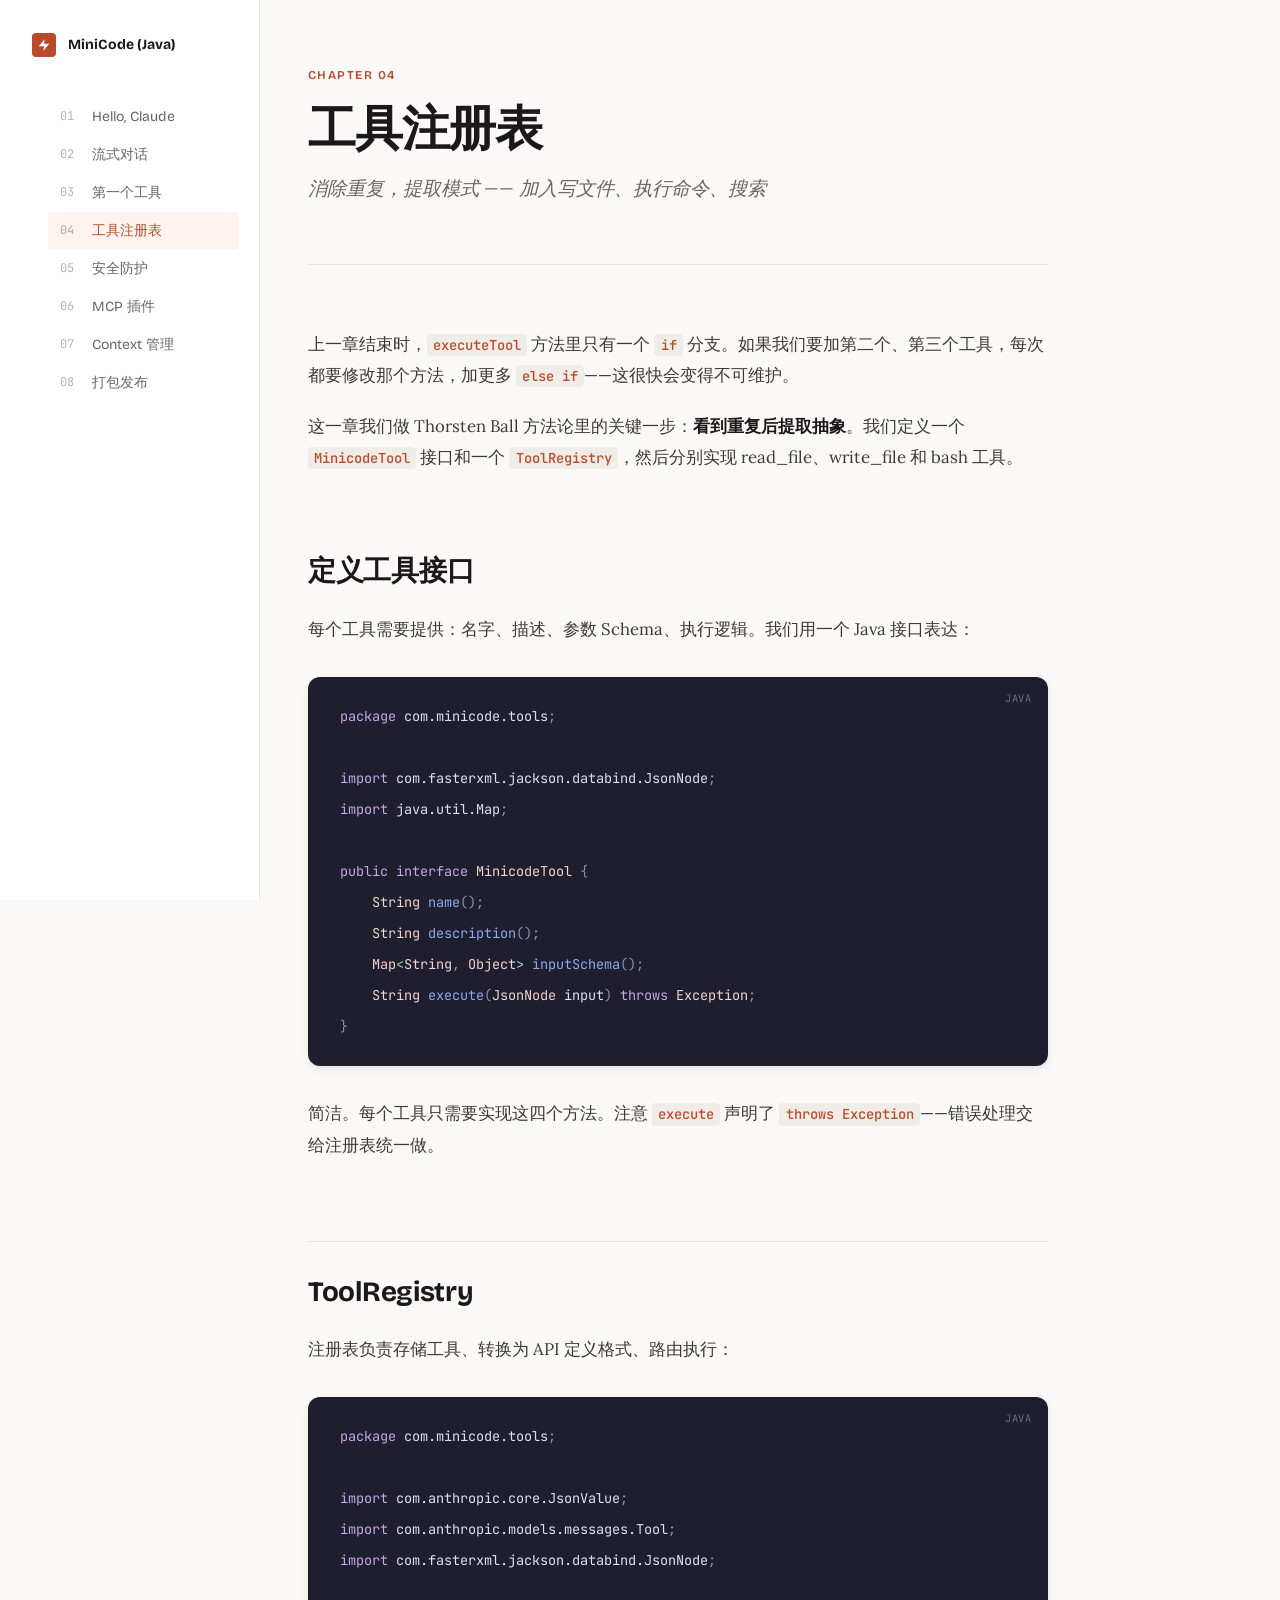
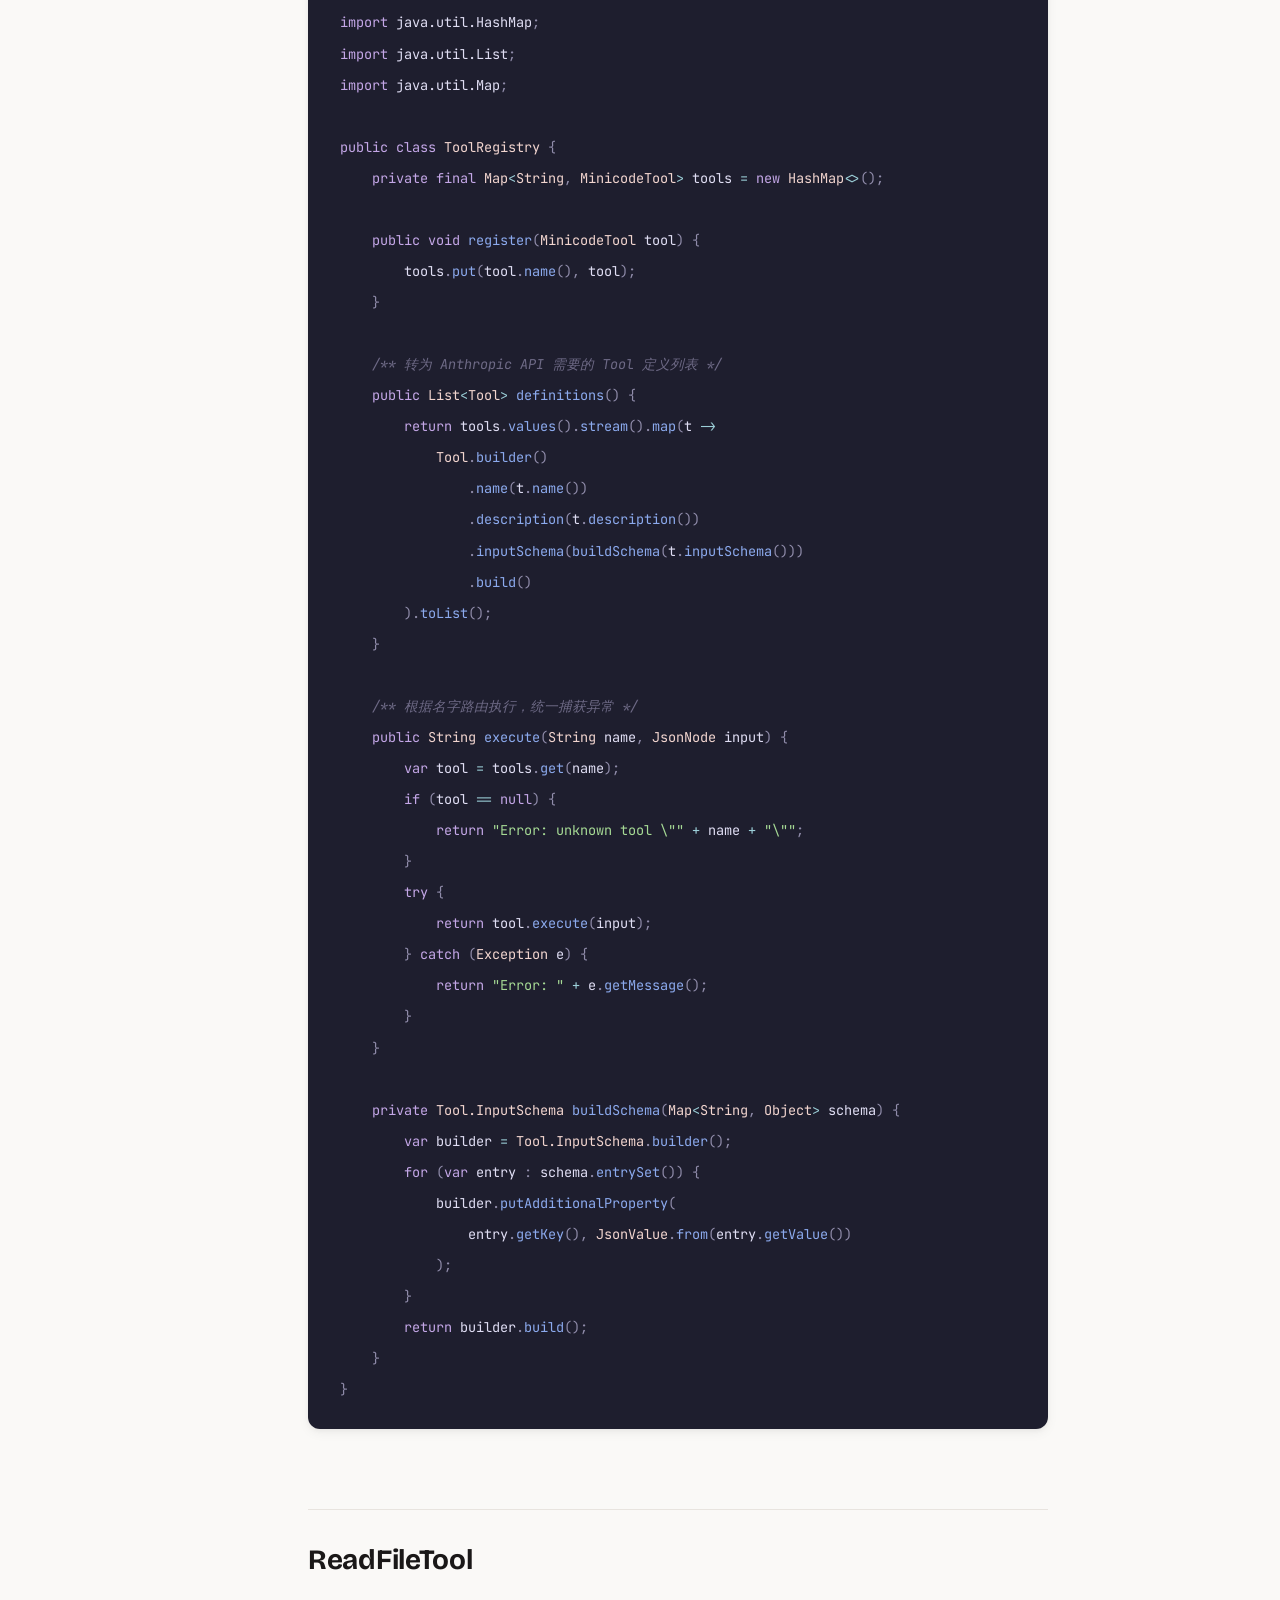
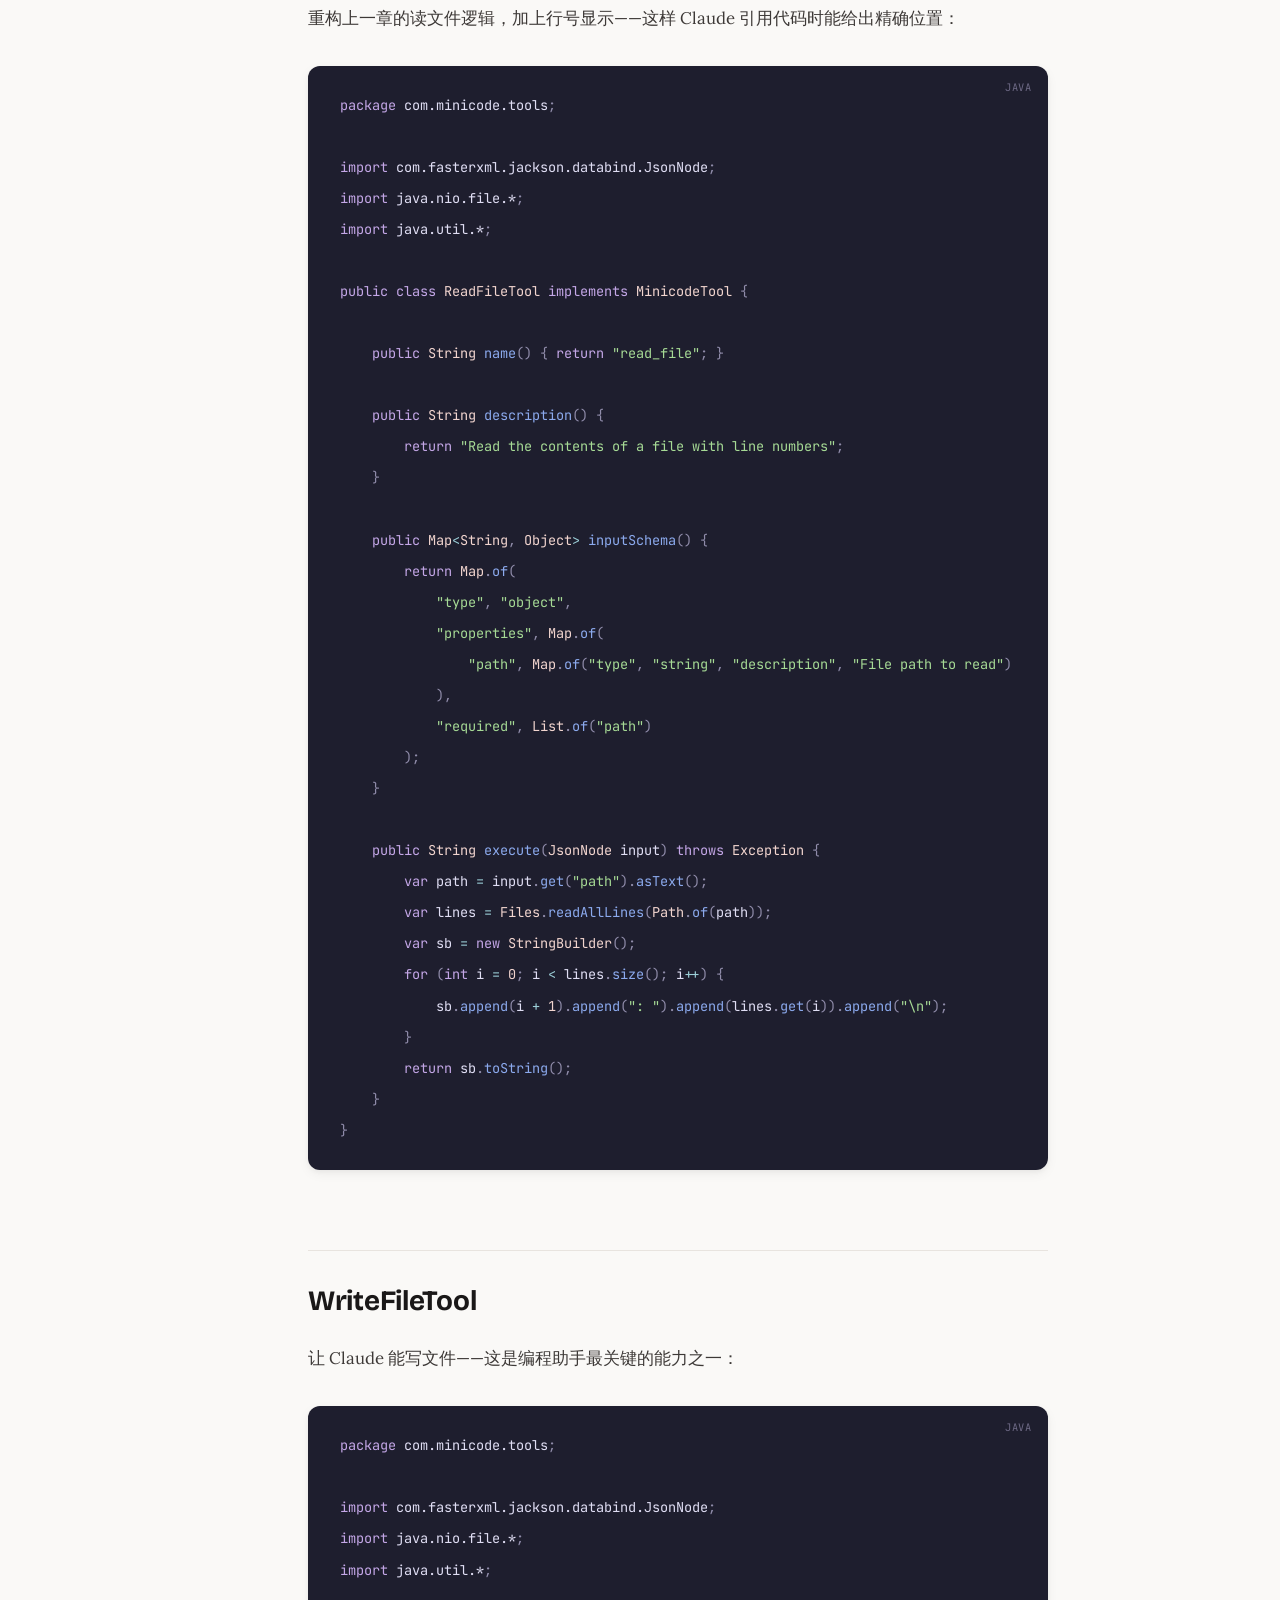
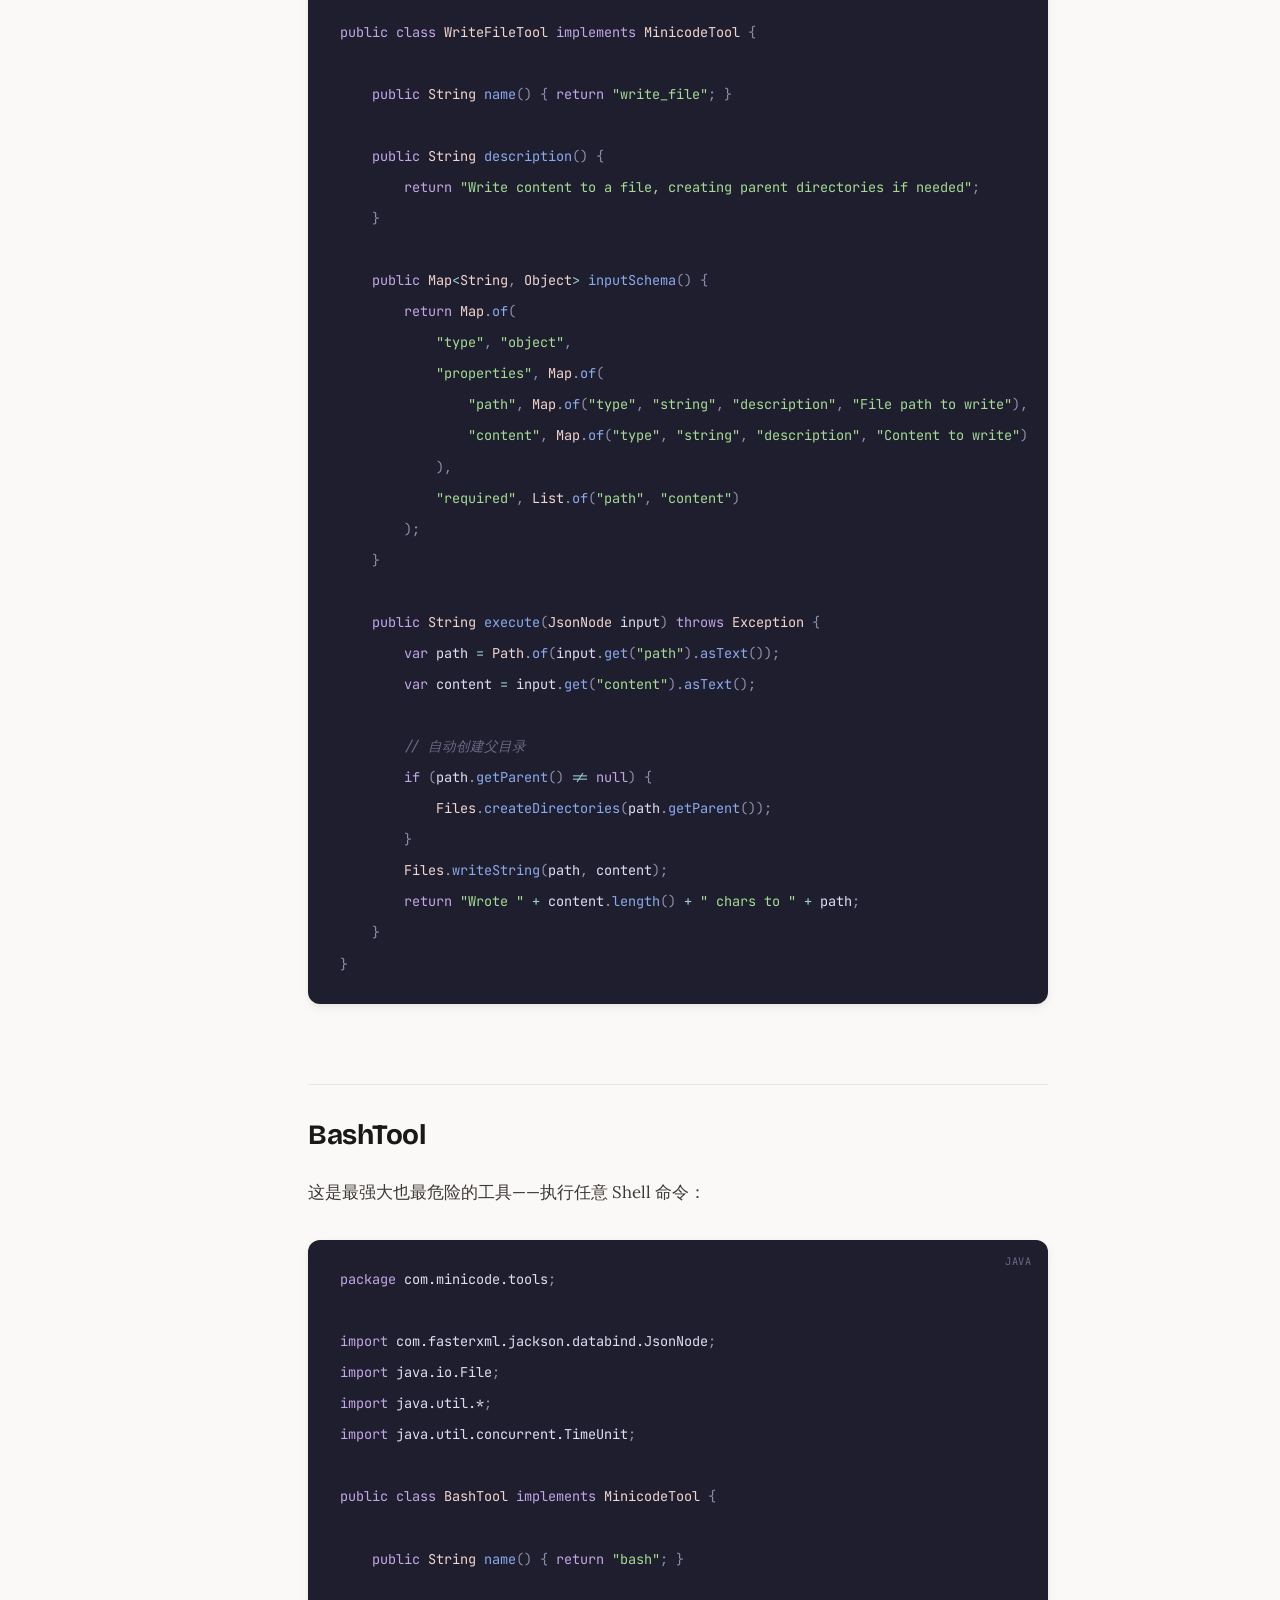
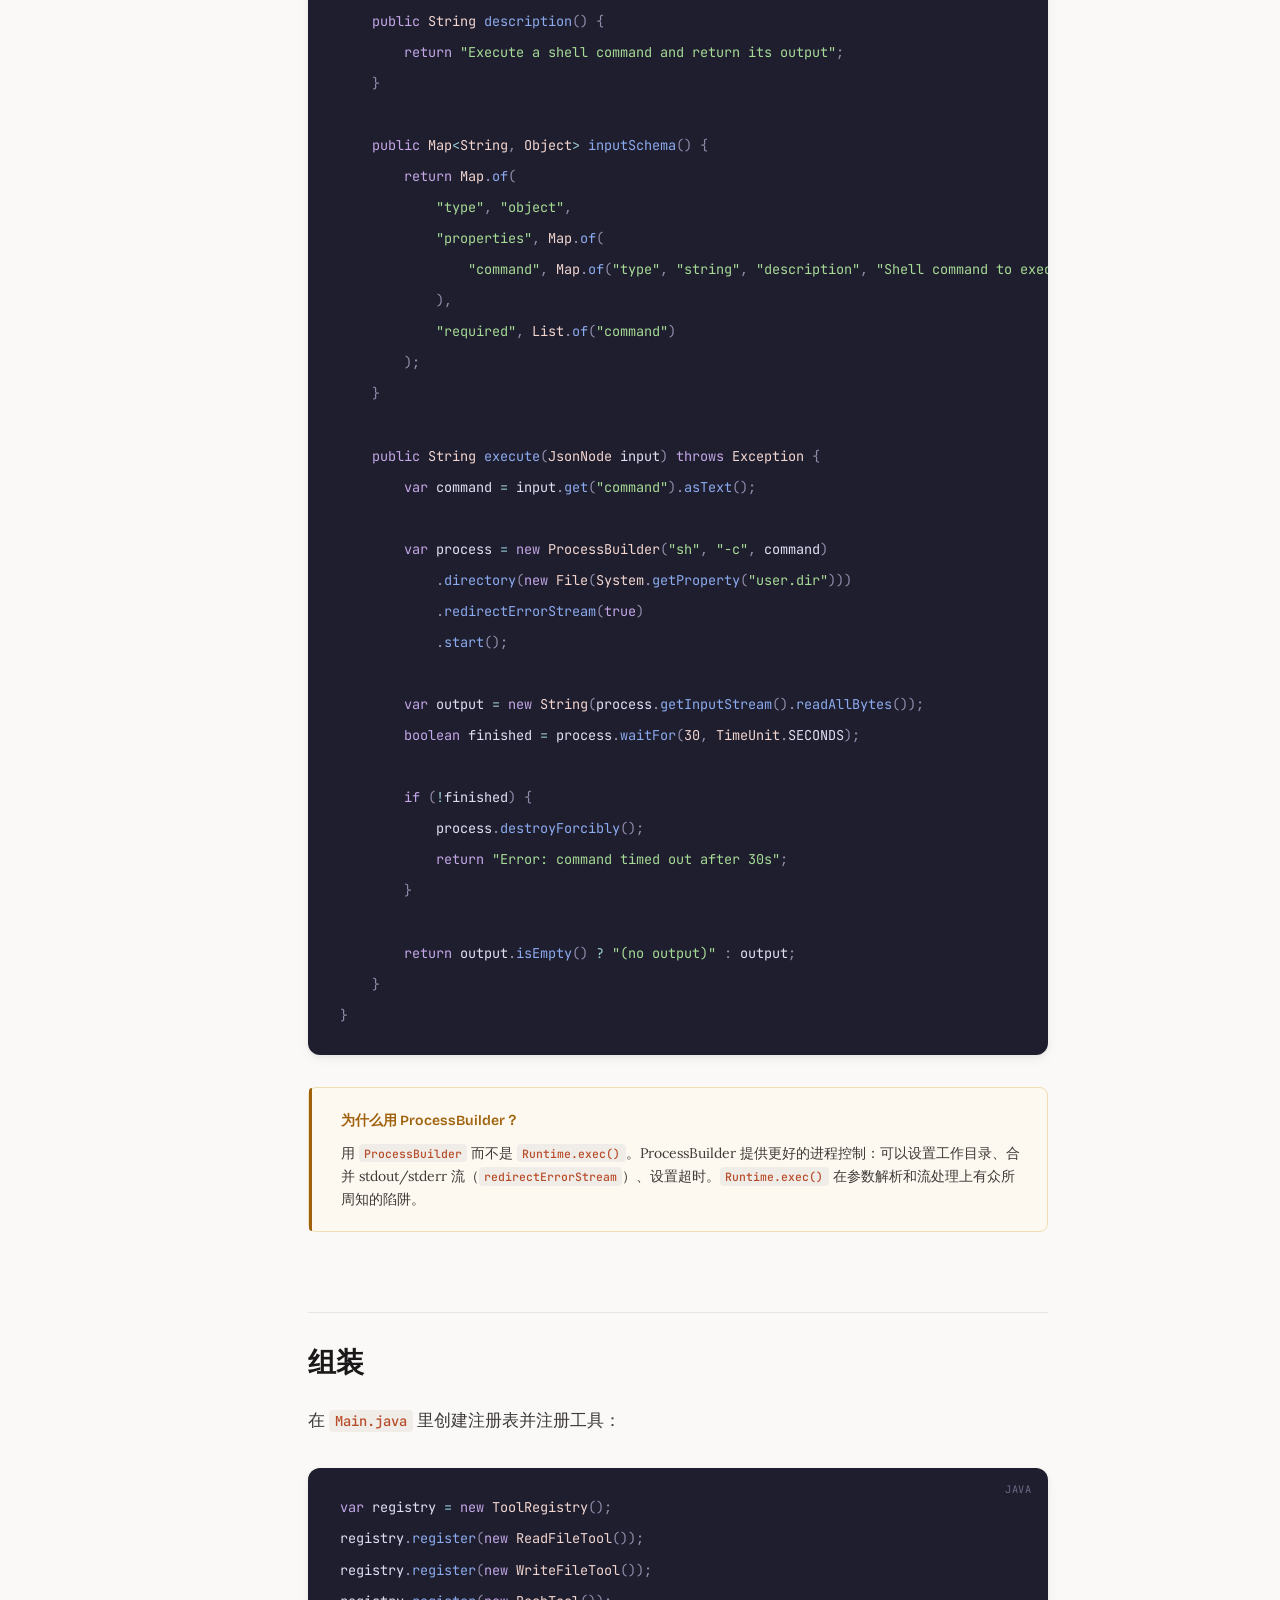
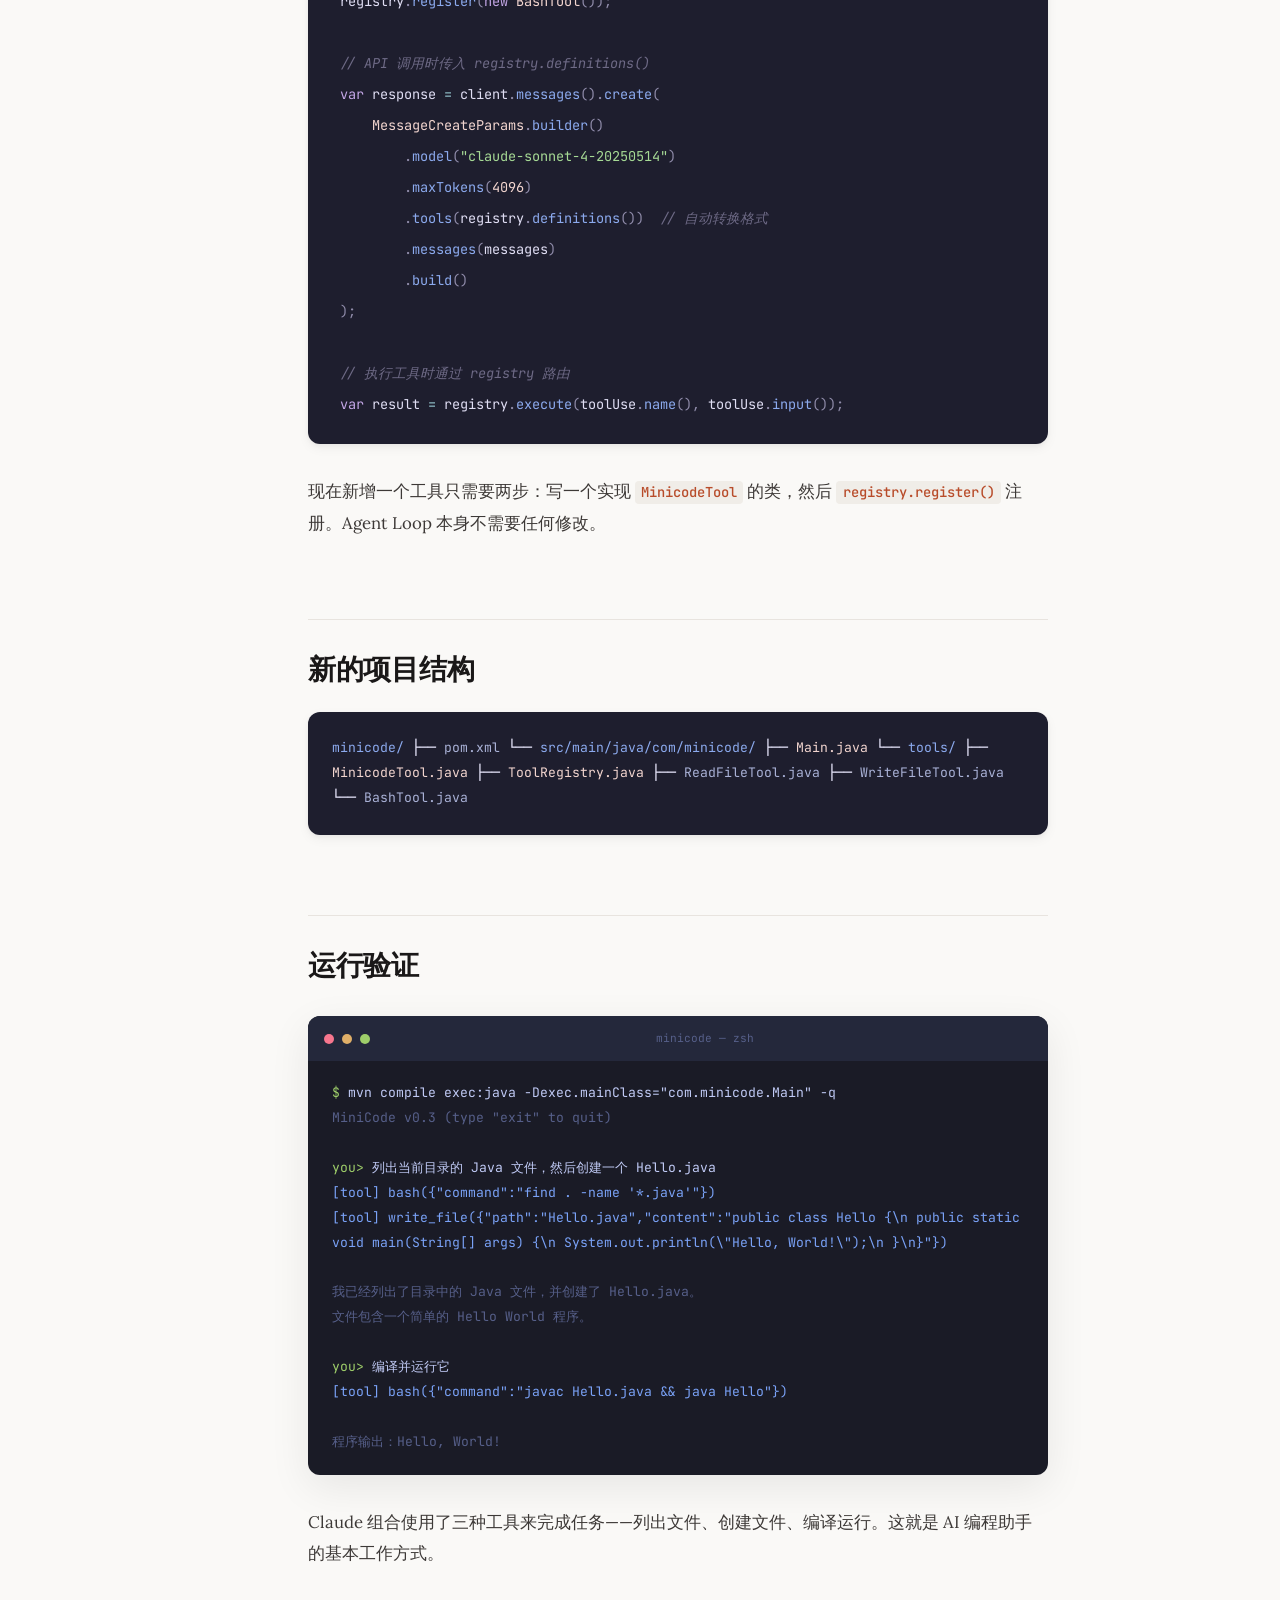
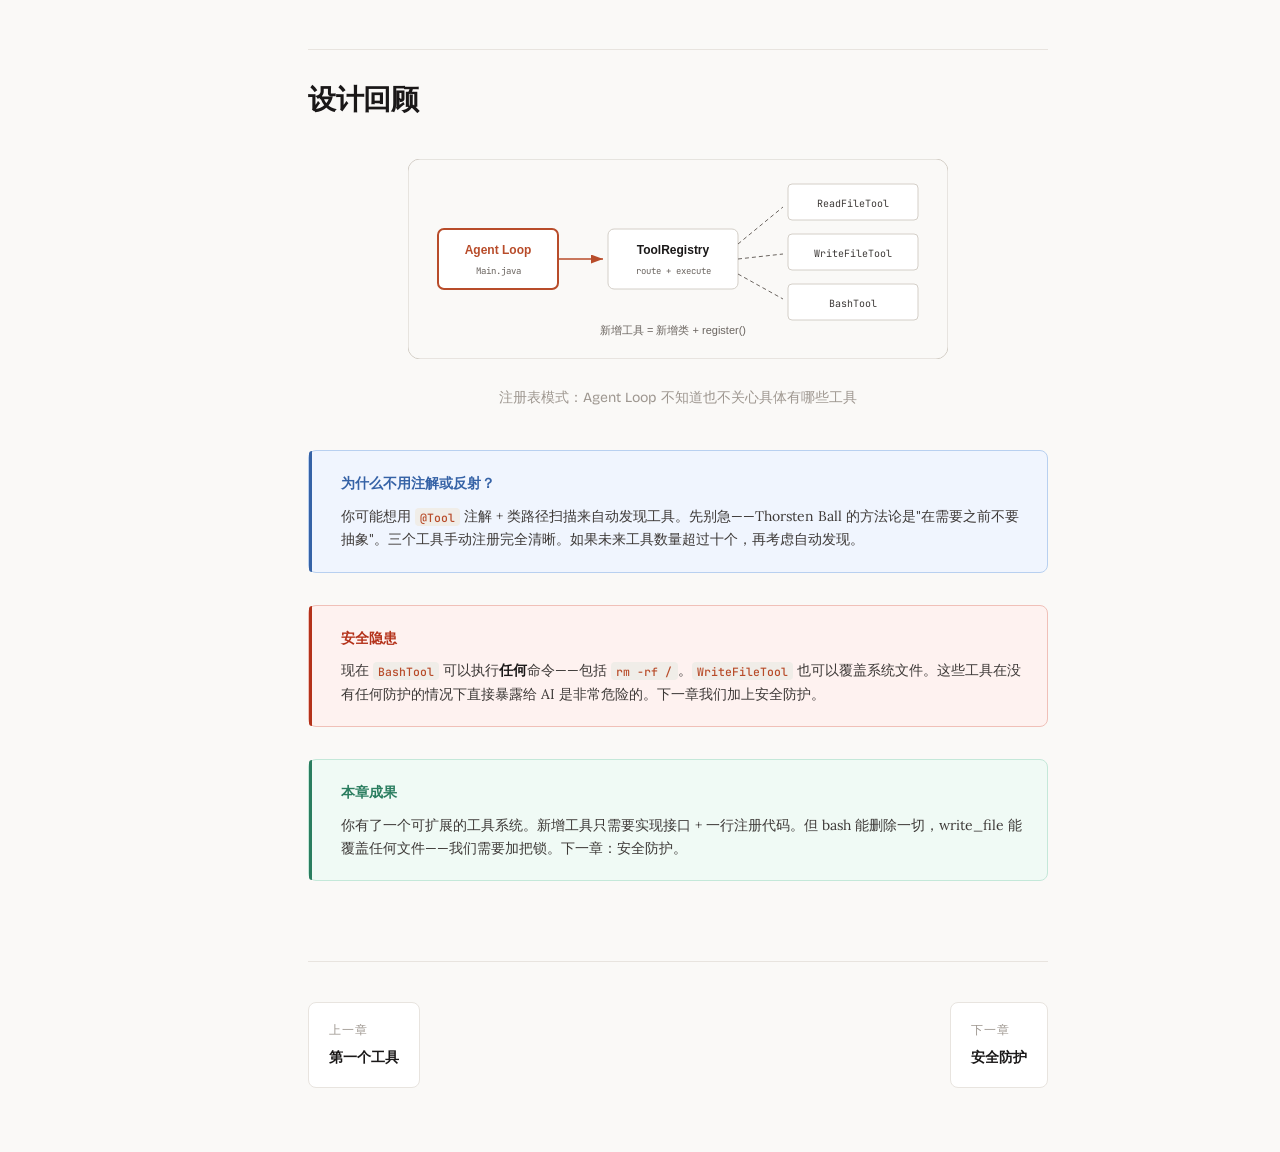
<file: chapters/04-tool-registry.html>
<!DOCTYPE html>
<html lang="zh-CN">
<head>
  <meta charset="UTF-8">
  <meta name="viewport" content="width=device-width, initial-scale=1.0">
  <title>04 - 工具注册表 | MiniCode (Java) 教程</title>
  <link rel="stylesheet" href="../styles/main.css">
</head>
<body>
  <div class="page-wrapper">
    <nav class="sidebar">
      <a href="../index.html" class="sidebar-logo">
        <span class="logo-mark"><svg width="14" height="14" viewBox="0 0 24 24" fill="none"><path d="M13 2L3 14h9l-1 8 10-12h-9l1-8z" fill="white"/></svg></span>
        MiniCode (Java)
      </a>
      <ul class="sidebar-nav">
        <li><a href="01-hello-claude.html"><span class="chapter-num">01</span> Hello, Claude</a></li>
        <li><a href="02-streaming-repl.html"><span class="chapter-num">02</span> 流式对话</a></li>
        <li><a href="03-first-tool.html"><span class="chapter-num">03</span> 第一个工具</a></li>
        <li><a href="04-tool-registry.html" class="active"><span class="chapter-num">04</span> 工具注册表</a></li>
        <li><a href="05-security.html"><span class="chapter-num">05</span> 安全防护</a></li>
        <li><a href="06-mcp.html"><span class="chapter-num">06</span> MCP 插件</a></li>
        <li><a href="07-context.html"><span class="chapter-num">07</span> Context 管理</a></li>
        <li><a href="08-ship-it.html"><span class="chapter-num">08</span> 打包发布</a></li>
      </ul>
    </nav>

    <main class="main-content">
      <header class="chapter-header">
        <span class="chapter-number">Chapter 04</span>
        <h1 class="chapter-title">工具注册表</h1>
        <p class="chapter-subtitle">消除重复，提取模式 —— 加入写文件、执行命令、搜索</p>
      </header>

      <p>上一章结束时，<code>executeTool</code> 方法里只有一个 <code>if</code> 分支。如果我们要加第二个、第三个工具，每次都要修改那个方法，加更多 <code>else if</code>——这很快会变得不可维护。</p>

      <p>这一章我们做 Thorsten Ball 方法论里的关键一步：<strong>看到重复后提取抽象</strong>。我们定义一个 <code>MinicodeTool</code> 接口和一个 <code>ToolRegistry</code>，然后分别实现 read_file、write_file 和 bash 工具。</p>

      <h2>定义工具接口</h2>

      <p>每个工具需要提供：名字、描述、参数 Schema、执行逻辑。我们用一个 Java 接口表达：</p>

      <pre data-lang="java"><code><span class="token-keyword">package</span> <span class="token-variable">com.minicode.tools</span><span class="token-punctuation">;</span>

<span class="token-keyword">import</span> <span class="token-variable">com.fasterxml.jackson.databind.JsonNode</span><span class="token-punctuation">;</span>
<span class="token-keyword">import</span> <span class="token-variable">java.util.Map</span><span class="token-punctuation">;</span>

<span class="token-keyword">public</span> <span class="token-keyword">interface</span> <span class="token-type">MinicodeTool</span> <span class="token-punctuation">{</span>
    <span class="token-type">String</span> <span class="token-function">name</span><span class="token-punctuation">(</span><span class="token-punctuation">)</span><span class="token-punctuation">;</span>
    <span class="token-type">String</span> <span class="token-function">description</span><span class="token-punctuation">(</span><span class="token-punctuation">)</span><span class="token-punctuation">;</span>
    <span class="token-type">Map</span><span class="token-operator">&lt;</span><span class="token-type">String</span><span class="token-punctuation">,</span> <span class="token-type">Object</span><span class="token-operator">&gt;</span> <span class="token-function">inputSchema</span><span class="token-punctuation">(</span><span class="token-punctuation">)</span><span class="token-punctuation">;</span>
    <span class="token-type">String</span> <span class="token-function">execute</span><span class="token-punctuation">(</span><span class="token-type">JsonNode</span> <span class="token-variable">input</span><span class="token-punctuation">)</span> <span class="token-keyword">throws</span> <span class="token-type">Exception</span><span class="token-punctuation">;</span>
<span class="token-punctuation">}</span></code></pre>

      <p>简洁。每个工具只需要实现这四个方法。注意 <code>execute</code> 声明了 <code>throws Exception</code>——错误处理交给注册表统一做。</p>

      <h2>ToolRegistry</h2>

      <p>注册表负责存储工具、转换为 API 定义格式、路由执行：</p>

      <pre data-lang="java"><code><span class="token-keyword">package</span> <span class="token-variable">com.minicode.tools</span><span class="token-punctuation">;</span>

<span class="token-keyword">import</span> <span class="token-variable">com.anthropic.core.JsonValue</span><span class="token-punctuation">;</span>
<span class="token-keyword">import</span> <span class="token-variable">com.anthropic.models.messages.Tool</span><span class="token-punctuation">;</span>
<span class="token-keyword">import</span> <span class="token-variable">com.fasterxml.jackson.databind.JsonNode</span><span class="token-punctuation">;</span>

<span class="token-keyword">import</span> <span class="token-variable">java.util.HashMap</span><span class="token-punctuation">;</span>
<span class="token-keyword">import</span> <span class="token-variable">java.util.List</span><span class="token-punctuation">;</span>
<span class="token-keyword">import</span> <span class="token-variable">java.util.Map</span><span class="token-punctuation">;</span>

<span class="token-keyword">public</span> <span class="token-keyword">class</span> <span class="token-type">ToolRegistry</span> <span class="token-punctuation">{</span>
    <span class="token-keyword">private</span> <span class="token-keyword">final</span> <span class="token-type">Map</span><span class="token-operator">&lt;</span><span class="token-type">String</span><span class="token-punctuation">,</span> <span class="token-type">MinicodeTool</span><span class="token-operator">&gt;</span> <span class="token-variable">tools</span> <span class="token-operator">=</span> <span class="token-keyword">new</span> <span class="token-type">HashMap</span><span class="token-operator">&lt;&gt;</span><span class="token-punctuation">(</span><span class="token-punctuation">)</span><span class="token-punctuation">;</span>

    <span class="token-keyword">public</span> <span class="token-keyword">void</span> <span class="token-function">register</span><span class="token-punctuation">(</span><span class="token-type">MinicodeTool</span> <span class="token-variable">tool</span><span class="token-punctuation">)</span> <span class="token-punctuation">{</span>
        <span class="token-variable">tools</span><span class="token-punctuation">.</span><span class="token-function">put</span><span class="token-punctuation">(</span><span class="token-variable">tool</span><span class="token-punctuation">.</span><span class="token-function">name</span><span class="token-punctuation">(</span><span class="token-punctuation">)</span><span class="token-punctuation">,</span> <span class="token-variable">tool</span><span class="token-punctuation">)</span><span class="token-punctuation">;</span>
    <span class="token-punctuation">}</span>

    <span class="token-comment">/** 转为 Anthropic API 需要的 Tool 定义列表 */</span>
    <span class="token-keyword">public</span> <span class="token-type">List</span><span class="token-operator">&lt;</span><span class="token-type">Tool</span><span class="token-operator">&gt;</span> <span class="token-function">definitions</span><span class="token-punctuation">(</span><span class="token-punctuation">)</span> <span class="token-punctuation">{</span>
        <span class="token-keyword">return</span> <span class="token-variable">tools</span><span class="token-punctuation">.</span><span class="token-function">values</span><span class="token-punctuation">(</span><span class="token-punctuation">)</span><span class="token-punctuation">.</span><span class="token-function">stream</span><span class="token-punctuation">(</span><span class="token-punctuation">)</span><span class="token-punctuation">.</span><span class="token-function">map</span><span class="token-punctuation">(</span><span class="token-variable">t</span> <span class="token-operator">-&gt;</span>
            <span class="token-type">Tool</span><span class="token-punctuation">.</span><span class="token-function">builder</span><span class="token-punctuation">(</span><span class="token-punctuation">)</span>
                <span class="token-punctuation">.</span><span class="token-function">name</span><span class="token-punctuation">(</span><span class="token-variable">t</span><span class="token-punctuation">.</span><span class="token-function">name</span><span class="token-punctuation">(</span><span class="token-punctuation">)</span><span class="token-punctuation">)</span>
                <span class="token-punctuation">.</span><span class="token-function">description</span><span class="token-punctuation">(</span><span class="token-variable">t</span><span class="token-punctuation">.</span><span class="token-function">description</span><span class="token-punctuation">(</span><span class="token-punctuation">)</span><span class="token-punctuation">)</span>
                <span class="token-punctuation">.</span><span class="token-function">inputSchema</span><span class="token-punctuation">(</span><span class="token-function">buildSchema</span><span class="token-punctuation">(</span><span class="token-variable">t</span><span class="token-punctuation">.</span><span class="token-function">inputSchema</span><span class="token-punctuation">(</span><span class="token-punctuation">)</span><span class="token-punctuation">)</span><span class="token-punctuation">)</span>
                <span class="token-punctuation">.</span><span class="token-function">build</span><span class="token-punctuation">(</span><span class="token-punctuation">)</span>
        <span class="token-punctuation">)</span><span class="token-punctuation">.</span><span class="token-function">toList</span><span class="token-punctuation">(</span><span class="token-punctuation">)</span><span class="token-punctuation">;</span>
    <span class="token-punctuation">}</span>

    <span class="token-comment">/** 根据名字路由执行，统一捕获异常 */</span>
    <span class="token-keyword">public</span> <span class="token-type">String</span> <span class="token-function">execute</span><span class="token-punctuation">(</span><span class="token-type">String</span> <span class="token-variable">name</span><span class="token-punctuation">,</span> <span class="token-type">JsonNode</span> <span class="token-variable">input</span><span class="token-punctuation">)</span> <span class="token-punctuation">{</span>
        <span class="token-keyword">var</span> <span class="token-variable">tool</span> <span class="token-operator">=</span> <span class="token-variable">tools</span><span class="token-punctuation">.</span><span class="token-function">get</span><span class="token-punctuation">(</span><span class="token-variable">name</span><span class="token-punctuation">)</span><span class="token-punctuation">;</span>
        <span class="token-keyword">if</span> <span class="token-punctuation">(</span><span class="token-variable">tool</span> <span class="token-operator">==</span> <span class="token-keyword">null</span><span class="token-punctuation">)</span> <span class="token-punctuation">{</span>
            <span class="token-keyword">return</span> <span class="token-string">"Error: unknown tool \""</span> <span class="token-operator">+</span> <span class="token-variable">name</span> <span class="token-operator">+</span> <span class="token-string">"\""</span><span class="token-punctuation">;</span>
        <span class="token-punctuation">}</span>
        <span class="token-keyword">try</span> <span class="token-punctuation">{</span>
            <span class="token-keyword">return</span> <span class="token-variable">tool</span><span class="token-punctuation">.</span><span class="token-function">execute</span><span class="token-punctuation">(</span><span class="token-variable">input</span><span class="token-punctuation">)</span><span class="token-punctuation">;</span>
        <span class="token-punctuation">}</span> <span class="token-keyword">catch</span> <span class="token-punctuation">(</span><span class="token-type">Exception</span> <span class="token-variable">e</span><span class="token-punctuation">)</span> <span class="token-punctuation">{</span>
            <span class="token-keyword">return</span> <span class="token-string">"Error: "</span> <span class="token-operator">+</span> <span class="token-variable">e</span><span class="token-punctuation">.</span><span class="token-function">getMessage</span><span class="token-punctuation">(</span><span class="token-punctuation">)</span><span class="token-punctuation">;</span>
        <span class="token-punctuation">}</span>
    <span class="token-punctuation">}</span>

    <span class="token-keyword">private</span> <span class="token-type">Tool.InputSchema</span> <span class="token-function">buildSchema</span><span class="token-punctuation">(</span><span class="token-type">Map</span><span class="token-operator">&lt;</span><span class="token-type">String</span><span class="token-punctuation">,</span> <span class="token-type">Object</span><span class="token-operator">&gt;</span> <span class="token-variable">schema</span><span class="token-punctuation">)</span> <span class="token-punctuation">{</span>
        <span class="token-keyword">var</span> <span class="token-variable">builder</span> <span class="token-operator">=</span> <span class="token-type">Tool.InputSchema</span><span class="token-punctuation">.</span><span class="token-function">builder</span><span class="token-punctuation">(</span><span class="token-punctuation">)</span><span class="token-punctuation">;</span>
        <span class="token-keyword">for</span> <span class="token-punctuation">(</span><span class="token-keyword">var</span> <span class="token-variable">entry</span> <span class="token-punctuation">:</span> <span class="token-variable">schema</span><span class="token-punctuation">.</span><span class="token-function">entrySet</span><span class="token-punctuation">(</span><span class="token-punctuation">)</span><span class="token-punctuation">)</span> <span class="token-punctuation">{</span>
            <span class="token-variable">builder</span><span class="token-punctuation">.</span><span class="token-function">putAdditionalProperty</span><span class="token-punctuation">(</span>
                <span class="token-variable">entry</span><span class="token-punctuation">.</span><span class="token-function">getKey</span><span class="token-punctuation">(</span><span class="token-punctuation">)</span><span class="token-punctuation">,</span> <span class="token-type">JsonValue</span><span class="token-punctuation">.</span><span class="token-function">from</span><span class="token-punctuation">(</span><span class="token-variable">entry</span><span class="token-punctuation">.</span><span class="token-function">getValue</span><span class="token-punctuation">(</span><span class="token-punctuation">)</span><span class="token-punctuation">)</span>
            <span class="token-punctuation">)</span><span class="token-punctuation">;</span>
        <span class="token-punctuation">}</span>
        <span class="token-keyword">return</span> <span class="token-variable">builder</span><span class="token-punctuation">.</span><span class="token-function">build</span><span class="token-punctuation">(</span><span class="token-punctuation">)</span><span class="token-punctuation">;</span>
    <span class="token-punctuation">}</span>
<span class="token-punctuation">}</span></code></pre>

      <h2>ReadFileTool</h2>

      <p>重构上一章的读文件逻辑，加上行号显示——这样 Claude 引用代码时能给出精确位置：</p>

      <pre data-lang="java"><code><span class="token-keyword">package</span> <span class="token-variable">com.minicode.tools</span><span class="token-punctuation">;</span>

<span class="token-keyword">import</span> <span class="token-variable">com.fasterxml.jackson.databind.JsonNode</span><span class="token-punctuation">;</span>
<span class="token-keyword">import</span> <span class="token-variable">java.nio.file.*</span><span class="token-punctuation">;</span>
<span class="token-keyword">import</span> <span class="token-variable">java.util.*</span><span class="token-punctuation">;</span>

<span class="token-keyword">public</span> <span class="token-keyword">class</span> <span class="token-type">ReadFileTool</span> <span class="token-keyword">implements</span> <span class="token-type">MinicodeTool</span> <span class="token-punctuation">{</span>

    <span class="token-keyword">public</span> <span class="token-type">String</span> <span class="token-function">name</span><span class="token-punctuation">(</span><span class="token-punctuation">)</span> <span class="token-punctuation">{</span> <span class="token-keyword">return</span> <span class="token-string">"read_file"</span><span class="token-punctuation">;</span> <span class="token-punctuation">}</span>

    <span class="token-keyword">public</span> <span class="token-type">String</span> <span class="token-function">description</span><span class="token-punctuation">(</span><span class="token-punctuation">)</span> <span class="token-punctuation">{</span>
        <span class="token-keyword">return</span> <span class="token-string">"Read the contents of a file with line numbers"</span><span class="token-punctuation">;</span>
    <span class="token-punctuation">}</span>

    <span class="token-keyword">public</span> <span class="token-type">Map</span><span class="token-operator">&lt;</span><span class="token-type">String</span><span class="token-punctuation">,</span> <span class="token-type">Object</span><span class="token-operator">&gt;</span> <span class="token-function">inputSchema</span><span class="token-punctuation">(</span><span class="token-punctuation">)</span> <span class="token-punctuation">{</span>
        <span class="token-keyword">return</span> <span class="token-type">Map</span><span class="token-punctuation">.</span><span class="token-function">of</span><span class="token-punctuation">(</span>
            <span class="token-string">"type"</span><span class="token-punctuation">,</span> <span class="token-string">"object"</span><span class="token-punctuation">,</span>
            <span class="token-string">"properties"</span><span class="token-punctuation">,</span> <span class="token-type">Map</span><span class="token-punctuation">.</span><span class="token-function">of</span><span class="token-punctuation">(</span>
                <span class="token-string">"path"</span><span class="token-punctuation">,</span> <span class="token-type">Map</span><span class="token-punctuation">.</span><span class="token-function">of</span><span class="token-punctuation">(</span><span class="token-string">"type"</span><span class="token-punctuation">,</span> <span class="token-string">"string"</span><span class="token-punctuation">,</span> <span class="token-string">"description"</span><span class="token-punctuation">,</span> <span class="token-string">"File path to read"</span><span class="token-punctuation">)</span>
            <span class="token-punctuation">)</span><span class="token-punctuation">,</span>
            <span class="token-string">"required"</span><span class="token-punctuation">,</span> <span class="token-type">List</span><span class="token-punctuation">.</span><span class="token-function">of</span><span class="token-punctuation">(</span><span class="token-string">"path"</span><span class="token-punctuation">)</span>
        <span class="token-punctuation">)</span><span class="token-punctuation">;</span>
    <span class="token-punctuation">}</span>

    <span class="token-keyword">public</span> <span class="token-type">String</span> <span class="token-function">execute</span><span class="token-punctuation">(</span><span class="token-type">JsonNode</span> <span class="token-variable">input</span><span class="token-punctuation">)</span> <span class="token-keyword">throws</span> <span class="token-type">Exception</span> <span class="token-punctuation">{</span>
        <span class="token-keyword">var</span> <span class="token-variable">path</span> <span class="token-operator">=</span> <span class="token-variable">input</span><span class="token-punctuation">.</span><span class="token-function">get</span><span class="token-punctuation">(</span><span class="token-string">"path"</span><span class="token-punctuation">)</span><span class="token-punctuation">.</span><span class="token-function">asText</span><span class="token-punctuation">(</span><span class="token-punctuation">)</span><span class="token-punctuation">;</span>
        <span class="token-keyword">var</span> <span class="token-variable">lines</span> <span class="token-operator">=</span> <span class="token-type">Files</span><span class="token-punctuation">.</span><span class="token-function">readAllLines</span><span class="token-punctuation">(</span><span class="token-type">Path</span><span class="token-punctuation">.</span><span class="token-function">of</span><span class="token-punctuation">(</span><span class="token-variable">path</span><span class="token-punctuation">)</span><span class="token-punctuation">)</span><span class="token-punctuation">;</span>
        <span class="token-keyword">var</span> <span class="token-variable">sb</span> <span class="token-operator">=</span> <span class="token-keyword">new</span> <span class="token-type">StringBuilder</span><span class="token-punctuation">(</span><span class="token-punctuation">)</span><span class="token-punctuation">;</span>
        <span class="token-keyword">for</span> <span class="token-punctuation">(</span><span class="token-keyword">int</span> <span class="token-variable">i</span> <span class="token-operator">=</span> <span class="token-number">0</span><span class="token-punctuation">;</span> <span class="token-variable">i</span> <span class="token-operator">&lt;</span> <span class="token-variable">lines</span><span class="token-punctuation">.</span><span class="token-function">size</span><span class="token-punctuation">(</span><span class="token-punctuation">)</span><span class="token-punctuation">;</span> <span class="token-variable">i</span><span class="token-operator">++</span><span class="token-punctuation">)</span> <span class="token-punctuation">{</span>
            <span class="token-variable">sb</span><span class="token-punctuation">.</span><span class="token-function">append</span><span class="token-punctuation">(</span><span class="token-variable">i</span> <span class="token-operator">+</span> <span class="token-number">1</span><span class="token-punctuation">)</span><span class="token-punctuation">.</span><span class="token-function">append</span><span class="token-punctuation">(</span><span class="token-string">": "</span><span class="token-punctuation">)</span><span class="token-punctuation">.</span><span class="token-function">append</span><span class="token-punctuation">(</span><span class="token-variable">lines</span><span class="token-punctuation">.</span><span class="token-function">get</span><span class="token-punctuation">(</span><span class="token-variable">i</span><span class="token-punctuation">)</span><span class="token-punctuation">)</span><span class="token-punctuation">.</span><span class="token-function">append</span><span class="token-punctuation">(</span><span class="token-string">"\n"</span><span class="token-punctuation">)</span><span class="token-punctuation">;</span>
        <span class="token-punctuation">}</span>
        <span class="token-keyword">return</span> <span class="token-variable">sb</span><span class="token-punctuation">.</span><span class="token-function">toString</span><span class="token-punctuation">(</span><span class="token-punctuation">)</span><span class="token-punctuation">;</span>
    <span class="token-punctuation">}</span>
<span class="token-punctuation">}</span></code></pre>

      <h2>WriteFileTool</h2>

      <p>让 Claude 能写文件——这是编程助手最关键的能力之一：</p>

      <pre data-lang="java"><code><span class="token-keyword">package</span> <span class="token-variable">com.minicode.tools</span><span class="token-punctuation">;</span>

<span class="token-keyword">import</span> <span class="token-variable">com.fasterxml.jackson.databind.JsonNode</span><span class="token-punctuation">;</span>
<span class="token-keyword">import</span> <span class="token-variable">java.nio.file.*</span><span class="token-punctuation">;</span>
<span class="token-keyword">import</span> <span class="token-variable">java.util.*</span><span class="token-punctuation">;</span>

<span class="token-keyword">public</span> <span class="token-keyword">class</span> <span class="token-type">WriteFileTool</span> <span class="token-keyword">implements</span> <span class="token-type">MinicodeTool</span> <span class="token-punctuation">{</span>

    <span class="token-keyword">public</span> <span class="token-type">String</span> <span class="token-function">name</span><span class="token-punctuation">(</span><span class="token-punctuation">)</span> <span class="token-punctuation">{</span> <span class="token-keyword">return</span> <span class="token-string">"write_file"</span><span class="token-punctuation">;</span> <span class="token-punctuation">}</span>

    <span class="token-keyword">public</span> <span class="token-type">String</span> <span class="token-function">description</span><span class="token-punctuation">(</span><span class="token-punctuation">)</span> <span class="token-punctuation">{</span>
        <span class="token-keyword">return</span> <span class="token-string">"Write content to a file, creating parent directories if needed"</span><span class="token-punctuation">;</span>
    <span class="token-punctuation">}</span>

    <span class="token-keyword">public</span> <span class="token-type">Map</span><span class="token-operator">&lt;</span><span class="token-type">String</span><span class="token-punctuation">,</span> <span class="token-type">Object</span><span class="token-operator">&gt;</span> <span class="token-function">inputSchema</span><span class="token-punctuation">(</span><span class="token-punctuation">)</span> <span class="token-punctuation">{</span>
        <span class="token-keyword">return</span> <span class="token-type">Map</span><span class="token-punctuation">.</span><span class="token-function">of</span><span class="token-punctuation">(</span>
            <span class="token-string">"type"</span><span class="token-punctuation">,</span> <span class="token-string">"object"</span><span class="token-punctuation">,</span>
            <span class="token-string">"properties"</span><span class="token-punctuation">,</span> <span class="token-type">Map</span><span class="token-punctuation">.</span><span class="token-function">of</span><span class="token-punctuation">(</span>
                <span class="token-string">"path"</span><span class="token-punctuation">,</span> <span class="token-type">Map</span><span class="token-punctuation">.</span><span class="token-function">of</span><span class="token-punctuation">(</span><span class="token-string">"type"</span><span class="token-punctuation">,</span> <span class="token-string">"string"</span><span class="token-punctuation">,</span> <span class="token-string">"description"</span><span class="token-punctuation">,</span> <span class="token-string">"File path to write"</span><span class="token-punctuation">)</span><span class="token-punctuation">,</span>
                <span class="token-string">"content"</span><span class="token-punctuation">,</span> <span class="token-type">Map</span><span class="token-punctuation">.</span><span class="token-function">of</span><span class="token-punctuation">(</span><span class="token-string">"type"</span><span class="token-punctuation">,</span> <span class="token-string">"string"</span><span class="token-punctuation">,</span> <span class="token-string">"description"</span><span class="token-punctuation">,</span> <span class="token-string">"Content to write"</span><span class="token-punctuation">)</span>
            <span class="token-punctuation">)</span><span class="token-punctuation">,</span>
            <span class="token-string">"required"</span><span class="token-punctuation">,</span> <span class="token-type">List</span><span class="token-punctuation">.</span><span class="token-function">of</span><span class="token-punctuation">(</span><span class="token-string">"path"</span><span class="token-punctuation">,</span> <span class="token-string">"content"</span><span class="token-punctuation">)</span>
        <span class="token-punctuation">)</span><span class="token-punctuation">;</span>
    <span class="token-punctuation">}</span>

    <span class="token-keyword">public</span> <span class="token-type">String</span> <span class="token-function">execute</span><span class="token-punctuation">(</span><span class="token-type">JsonNode</span> <span class="token-variable">input</span><span class="token-punctuation">)</span> <span class="token-keyword">throws</span> <span class="token-type">Exception</span> <span class="token-punctuation">{</span>
        <span class="token-keyword">var</span> <span class="token-variable">path</span> <span class="token-operator">=</span> <span class="token-type">Path</span><span class="token-punctuation">.</span><span class="token-function">of</span><span class="token-punctuation">(</span><span class="token-variable">input</span><span class="token-punctuation">.</span><span class="token-function">get</span><span class="token-punctuation">(</span><span class="token-string">"path"</span><span class="token-punctuation">)</span><span class="token-punctuation">.</span><span class="token-function">asText</span><span class="token-punctuation">(</span><span class="token-punctuation">)</span><span class="token-punctuation">)</span><span class="token-punctuation">;</span>
        <span class="token-keyword">var</span> <span class="token-variable">content</span> <span class="token-operator">=</span> <span class="token-variable">input</span><span class="token-punctuation">.</span><span class="token-function">get</span><span class="token-punctuation">(</span><span class="token-string">"content"</span><span class="token-punctuation">)</span><span class="token-punctuation">.</span><span class="token-function">asText</span><span class="token-punctuation">(</span><span class="token-punctuation">)</span><span class="token-punctuation">;</span>

        <span class="token-comment">// 自动创建父目录</span>
        <span class="token-keyword">if</span> <span class="token-punctuation">(</span><span class="token-variable">path</span><span class="token-punctuation">.</span><span class="token-function">getParent</span><span class="token-punctuation">(</span><span class="token-punctuation">)</span> <span class="token-operator">!=</span> <span class="token-keyword">null</span><span class="token-punctuation">)</span> <span class="token-punctuation">{</span>
            <span class="token-type">Files</span><span class="token-punctuation">.</span><span class="token-function">createDirectories</span><span class="token-punctuation">(</span><span class="token-variable">path</span><span class="token-punctuation">.</span><span class="token-function">getParent</span><span class="token-punctuation">(</span><span class="token-punctuation">)</span><span class="token-punctuation">)</span><span class="token-punctuation">;</span>
        <span class="token-punctuation">}</span>
        <span class="token-type">Files</span><span class="token-punctuation">.</span><span class="token-function">writeString</span><span class="token-punctuation">(</span><span class="token-variable">path</span><span class="token-punctuation">,</span> <span class="token-variable">content</span><span class="token-punctuation">)</span><span class="token-punctuation">;</span>
        <span class="token-keyword">return</span> <span class="token-string">"Wrote "</span> <span class="token-operator">+</span> <span class="token-variable">content</span><span class="token-punctuation">.</span><span class="token-function">length</span><span class="token-punctuation">(</span><span class="token-punctuation">)</span> <span class="token-operator">+</span> <span class="token-string">" chars to "</span> <span class="token-operator">+</span> <span class="token-variable">path</span><span class="token-punctuation">;</span>
    <span class="token-punctuation">}</span>
<span class="token-punctuation">}</span></code></pre>

      <h2>BashTool</h2>

      <p>这是最强大也最危险的工具——执行任意 Shell 命令：</p>

      <pre data-lang="java"><code><span class="token-keyword">package</span> <span class="token-variable">com.minicode.tools</span><span class="token-punctuation">;</span>

<span class="token-keyword">import</span> <span class="token-variable">com.fasterxml.jackson.databind.JsonNode</span><span class="token-punctuation">;</span>
<span class="token-keyword">import</span> <span class="token-variable">java.io.File</span><span class="token-punctuation">;</span>
<span class="token-keyword">import</span> <span class="token-variable">java.util.*</span><span class="token-punctuation">;</span>
<span class="token-keyword">import</span> <span class="token-variable">java.util.concurrent.TimeUnit</span><span class="token-punctuation">;</span>

<span class="token-keyword">public</span> <span class="token-keyword">class</span> <span class="token-type">BashTool</span> <span class="token-keyword">implements</span> <span class="token-type">MinicodeTool</span> <span class="token-punctuation">{</span>

    <span class="token-keyword">public</span> <span class="token-type">String</span> <span class="token-function">name</span><span class="token-punctuation">(</span><span class="token-punctuation">)</span> <span class="token-punctuation">{</span> <span class="token-keyword">return</span> <span class="token-string">"bash"</span><span class="token-punctuation">;</span> <span class="token-punctuation">}</span>

    <span class="token-keyword">public</span> <span class="token-type">String</span> <span class="token-function">description</span><span class="token-punctuation">(</span><span class="token-punctuation">)</span> <span class="token-punctuation">{</span>
        <span class="token-keyword">return</span> <span class="token-string">"Execute a shell command and return its output"</span><span class="token-punctuation">;</span>
    <span class="token-punctuation">}</span>

    <span class="token-keyword">public</span> <span class="token-type">Map</span><span class="token-operator">&lt;</span><span class="token-type">String</span><span class="token-punctuation">,</span> <span class="token-type">Object</span><span class="token-operator">&gt;</span> <span class="token-function">inputSchema</span><span class="token-punctuation">(</span><span class="token-punctuation">)</span> <span class="token-punctuation">{</span>
        <span class="token-keyword">return</span> <span class="token-type">Map</span><span class="token-punctuation">.</span><span class="token-function">of</span><span class="token-punctuation">(</span>
            <span class="token-string">"type"</span><span class="token-punctuation">,</span> <span class="token-string">"object"</span><span class="token-punctuation">,</span>
            <span class="token-string">"properties"</span><span class="token-punctuation">,</span> <span class="token-type">Map</span><span class="token-punctuation">.</span><span class="token-function">of</span><span class="token-punctuation">(</span>
                <span class="token-string">"command"</span><span class="token-punctuation">,</span> <span class="token-type">Map</span><span class="token-punctuation">.</span><span class="token-function">of</span><span class="token-punctuation">(</span><span class="token-string">"type"</span><span class="token-punctuation">,</span> <span class="token-string">"string"</span><span class="token-punctuation">,</span> <span class="token-string">"description"</span><span class="token-punctuation">,</span> <span class="token-string">"Shell command to execute"</span><span class="token-punctuation">)</span>
            <span class="token-punctuation">)</span><span class="token-punctuation">,</span>
            <span class="token-string">"required"</span><span class="token-punctuation">,</span> <span class="token-type">List</span><span class="token-punctuation">.</span><span class="token-function">of</span><span class="token-punctuation">(</span><span class="token-string">"command"</span><span class="token-punctuation">)</span>
        <span class="token-punctuation">)</span><span class="token-punctuation">;</span>
    <span class="token-punctuation">}</span>

    <span class="token-keyword">public</span> <span class="token-type">String</span> <span class="token-function">execute</span><span class="token-punctuation">(</span><span class="token-type">JsonNode</span> <span class="token-variable">input</span><span class="token-punctuation">)</span> <span class="token-keyword">throws</span> <span class="token-type">Exception</span> <span class="token-punctuation">{</span>
        <span class="token-keyword">var</span> <span class="token-variable">command</span> <span class="token-operator">=</span> <span class="token-variable">input</span><span class="token-punctuation">.</span><span class="token-function">get</span><span class="token-punctuation">(</span><span class="token-string">"command"</span><span class="token-punctuation">)</span><span class="token-punctuation">.</span><span class="token-function">asText</span><span class="token-punctuation">(</span><span class="token-punctuation">)</span><span class="token-punctuation">;</span>

        <span class="token-keyword">var</span> <span class="token-variable">process</span> <span class="token-operator">=</span> <span class="token-keyword">new</span> <span class="token-type">ProcessBuilder</span><span class="token-punctuation">(</span><span class="token-string">"sh"</span><span class="token-punctuation">,</span> <span class="token-string">"-c"</span><span class="token-punctuation">,</span> <span class="token-variable">command</span><span class="token-punctuation">)</span>
            <span class="token-punctuation">.</span><span class="token-function">directory</span><span class="token-punctuation">(</span><span class="token-keyword">new</span> <span class="token-type">File</span><span class="token-punctuation">(</span><span class="token-type">System</span><span class="token-punctuation">.</span><span class="token-function">getProperty</span><span class="token-punctuation">(</span><span class="token-string">"user.dir"</span><span class="token-punctuation">)</span><span class="token-punctuation">)</span><span class="token-punctuation">)</span>
            <span class="token-punctuation">.</span><span class="token-function">redirectErrorStream</span><span class="token-punctuation">(</span><span class="token-keyword">true</span><span class="token-punctuation">)</span>
            <span class="token-punctuation">.</span><span class="token-function">start</span><span class="token-punctuation">(</span><span class="token-punctuation">)</span><span class="token-punctuation">;</span>

        <span class="token-keyword">var</span> <span class="token-variable">output</span> <span class="token-operator">=</span> <span class="token-keyword">new</span> <span class="token-type">String</span><span class="token-punctuation">(</span><span class="token-variable">process</span><span class="token-punctuation">.</span><span class="token-function">getInputStream</span><span class="token-punctuation">(</span><span class="token-punctuation">)</span><span class="token-punctuation">.</span><span class="token-function">readAllBytes</span><span class="token-punctuation">(</span><span class="token-punctuation">)</span><span class="token-punctuation">)</span><span class="token-punctuation">;</span>
        <span class="token-keyword">boolean</span> <span class="token-variable">finished</span> <span class="token-operator">=</span> <span class="token-variable">process</span><span class="token-punctuation">.</span><span class="token-function">waitFor</span><span class="token-punctuation">(</span><span class="token-number">30</span><span class="token-punctuation">,</span> <span class="token-type">TimeUnit</span><span class="token-punctuation">.</span><span class="token-variable">SECONDS</span><span class="token-punctuation">)</span><span class="token-punctuation">;</span>

        <span class="token-keyword">if</span> <span class="token-punctuation">(</span><span class="token-operator">!</span><span class="token-variable">finished</span><span class="token-punctuation">)</span> <span class="token-punctuation">{</span>
            <span class="token-variable">process</span><span class="token-punctuation">.</span><span class="token-function">destroyForcibly</span><span class="token-punctuation">(</span><span class="token-punctuation">)</span><span class="token-punctuation">;</span>
            <span class="token-keyword">return</span> <span class="token-string">"Error: command timed out after 30s"</span><span class="token-punctuation">;</span>
        <span class="token-punctuation">}</span>

        <span class="token-keyword">return</span> <span class="token-variable">output</span><span class="token-punctuation">.</span><span class="token-function">isEmpty</span><span class="token-punctuation">(</span><span class="token-punctuation">)</span> <span class="token-operator">?</span> <span class="token-string">"(no output)"</span> <span class="token-punctuation">:</span> <span class="token-variable">output</span><span class="token-punctuation">;</span>
    <span class="token-punctuation">}</span>
<span class="token-punctuation">}</span></code></pre>

      <div class="info-box warning">
        <div class="info-box-title">为什么用 ProcessBuilder？</div>
        <p>用 <code>ProcessBuilder</code> 而不是 <code>Runtime.exec()</code>。ProcessBuilder 提供更好的进程控制：可以设置工作目录、合并 stdout/stderr 流（<code>redirectErrorStream</code>）、设置超时。<code>Runtime.exec()</code> 在参数解析和流处理上有众所周知的陷阱。</p>
      </div>

      <h2>组装</h2>

      <p>在 <code>Main.java</code> 里创建注册表并注册工具：</p>

      <pre data-lang="java"><code><span class="token-keyword">var</span> <span class="token-variable">registry</span> <span class="token-operator">=</span> <span class="token-keyword">new</span> <span class="token-type">ToolRegistry</span><span class="token-punctuation">(</span><span class="token-punctuation">)</span><span class="token-punctuation">;</span>
<span class="token-variable">registry</span><span class="token-punctuation">.</span><span class="token-function">register</span><span class="token-punctuation">(</span><span class="token-keyword">new</span> <span class="token-type">ReadFileTool</span><span class="token-punctuation">(</span><span class="token-punctuation">)</span><span class="token-punctuation">)</span><span class="token-punctuation">;</span>
<span class="token-variable">registry</span><span class="token-punctuation">.</span><span class="token-function">register</span><span class="token-punctuation">(</span><span class="token-keyword">new</span> <span class="token-type">WriteFileTool</span><span class="token-punctuation">(</span><span class="token-punctuation">)</span><span class="token-punctuation">)</span><span class="token-punctuation">;</span>
<span class="token-variable">registry</span><span class="token-punctuation">.</span><span class="token-function">register</span><span class="token-punctuation">(</span><span class="token-keyword">new</span> <span class="token-type">BashTool</span><span class="token-punctuation">(</span><span class="token-punctuation">)</span><span class="token-punctuation">)</span><span class="token-punctuation">;</span>

<span class="token-comment">// API 调用时传入 registry.definitions()</span>
<span class="token-keyword">var</span> <span class="token-variable">response</span> <span class="token-operator">=</span> <span class="token-variable">client</span><span class="token-punctuation">.</span><span class="token-function">messages</span><span class="token-punctuation">(</span><span class="token-punctuation">)</span><span class="token-punctuation">.</span><span class="token-function">create</span><span class="token-punctuation">(</span>
    <span class="token-type">MessageCreateParams</span><span class="token-punctuation">.</span><span class="token-function">builder</span><span class="token-punctuation">(</span><span class="token-punctuation">)</span>
        <span class="token-punctuation">.</span><span class="token-function">model</span><span class="token-punctuation">(</span><span class="token-string">"claude-sonnet-4-20250514"</span><span class="token-punctuation">)</span>
        <span class="token-punctuation">.</span><span class="token-function">maxTokens</span><span class="token-punctuation">(</span><span class="token-number">4096</span><span class="token-punctuation">)</span>
        <span class="token-punctuation">.</span><span class="token-function">tools</span><span class="token-punctuation">(</span><span class="token-variable">registry</span><span class="token-punctuation">.</span><span class="token-function">definitions</span><span class="token-punctuation">(</span><span class="token-punctuation">)</span><span class="token-punctuation">)</span>  <span class="token-comment">// 自动转换格式</span>
        <span class="token-punctuation">.</span><span class="token-function">messages</span><span class="token-punctuation">(</span><span class="token-variable">messages</span><span class="token-punctuation">)</span>
        <span class="token-punctuation">.</span><span class="token-function">build</span><span class="token-punctuation">(</span><span class="token-punctuation">)</span>
<span class="token-punctuation">)</span><span class="token-punctuation">;</span>

<span class="token-comment">// 执行工具时通过 registry 路由</span>
<span class="token-keyword">var</span> <span class="token-variable">result</span> <span class="token-operator">=</span> <span class="token-variable">registry</span><span class="token-punctuation">.</span><span class="token-function">execute</span><span class="token-punctuation">(</span><span class="token-variable">toolUse</span><span class="token-punctuation">.</span><span class="token-function">name</span><span class="token-punctuation">(</span><span class="token-punctuation">)</span><span class="token-punctuation">,</span> <span class="token-variable">toolUse</span><span class="token-punctuation">.</span><span class="token-function">input</span><span class="token-punctuation">(</span><span class="token-punctuation">)</span><span class="token-punctuation">)</span><span class="token-punctuation">;</span></code></pre>

      <p>现在新增一个工具只需要两步：写一个实现 <code>MinicodeTool</code> 的类，然后 <code>registry.register()</code> 注册。Agent Loop 本身不需要任何修改。</p>

      <h2>新的项目结构</h2>

      <div class="file-tree">
<span class="folder">minicode/</span>
├── <span class="file">pom.xml</span>
└── <span class="folder">src/main/java/com/minicode/</span>
    ├── <span class="highlight-file">Main.java</span>
    └── <span class="folder">tools/</span>
        ├── <span class="highlight-file">MinicodeTool.java</span>
        ├── <span class="highlight-file">ToolRegistry.java</span>
        ├── <span class="file">ReadFileTool.java</span>
        ├── <span class="file">WriteFileTool.java</span>
        └── <span class="file">BashTool.java</span>
      </div>

      <h2>运行验证</h2>

      <div class="terminal">
        <div class="terminal-header">
          <span class="terminal-dot red"></span>
          <span class="terminal-dot yellow"></span>
          <span class="terminal-dot green"></span>
          <span class="terminal-title">minicode &mdash; zsh</span>
        </div>
        <div class="terminal-body">
          <span class="prompt">$ </span><span class="command">mvn compile exec:java -Dexec.mainClass="com.minicode.Main" -q</span><br>
          <span class="output">MiniCode v0.3 (type "exit" to quit)</span><br><br>
          <span class="prompt">you&gt; </span><span class="command">列出当前目录的 Java 文件，然后创建一个 Hello.java</span><br>
          <span class="highlight">  [tool] bash({"command":"find . -name '*.java'"})</span><br>
          <span class="highlight">  [tool] write_file({"path":"Hello.java","content":"public class Hello {\n    public static void main(String[] args) {\n        System.out.println(\"Hello, World!\");\n    }\n}"})</span><br><br>
          <span class="output">我已经列出了目录中的 Java 文件，并创建了 Hello.java。</span><br>
          <span class="output">文件包含一个简单的 Hello World 程序。</span><br><br>
          <span class="prompt">you&gt; </span><span class="command">编译并运行它</span><br>
          <span class="highlight">  [tool] bash({"command":"javac Hello.java && java Hello"})</span><br><br>
          <span class="output">程序输出：Hello, World!</span>
        </div>
      </div>

      <p>Claude 组合使用了三种工具来完成任务——列出文件、创建文件、编译运行。这就是 AI 编程助手的基本工作方式。</p>

      <h2>设计回顾</h2>

      <div class="diagram-container">
        <svg width="540" height="200" viewBox="0 0 540 200" fill="none" xmlns="http://www.w3.org/2000/svg">
          <rect width="540" height="200" rx="12" fill="#faf9f7"/>
          <rect width="540" height="200" rx="12" stroke="#d4cfc8" stroke-width="1"/>

          <rect x="30" y="70" width="120" height="60" rx="6" fill="#ffffff" stroke="#b84c2a" stroke-width="2"/>
          <text x="90" y="95" text-anchor="middle" font-family="-apple-system, sans-serif" font-size="12" fill="#b84c2a" font-weight="700">Agent Loop</text>
          <text x="90" y="115" text-anchor="middle" font-family="JetBrains Mono, monospace" font-size="9" fill="#6b6560">Main.java</text>

          <rect x="200" y="70" width="130" height="60" rx="6" fill="#ffffff" stroke="#d4cfc8"/>
          <text x="265" y="95" text-anchor="middle" font-family="-apple-system, sans-serif" font-size="12" fill="#1a1818" font-weight="600">ToolRegistry</text>
          <text x="265" y="115" text-anchor="middle" font-family="JetBrains Mono, monospace" font-size="9" fill="#6b6560">route + execute</text>

          <rect x="380" y="25" width="130" height="36" rx="4" fill="#ffffff" stroke="#d4cfc8"/>
          <text x="445" y="48" text-anchor="middle" font-family="JetBrains Mono, monospace" font-size="10" fill="#3d3937">ReadFileTool</text>

          <rect x="380" y="75" width="130" height="36" rx="4" fill="#ffffff" stroke="#d4cfc8"/>
          <text x="445" y="98" text-anchor="middle" font-family="JetBrains Mono, monospace" font-size="10" fill="#3d3937">WriteFileTool</text>

          <rect x="380" y="125" width="130" height="36" rx="4" fill="#ffffff" stroke="#d4cfc8"/>
          <text x="445" y="148" text-anchor="middle" font-family="JetBrains Mono, monospace" font-size="10" fill="#3d3937">BashTool</text>

          <path d="M150 100 L195 100" stroke="#b84c2a" stroke-width="1.5" marker-end="url(#arr04)"/>
          <path d="M330 85 L375 48" stroke="#6b6560" stroke-width="1" stroke-dasharray="4 3"/>
          <path d="M330 100 L375 95" stroke="#6b6560" stroke-width="1" stroke-dasharray="4 3"/>
          <path d="M330 115 L375 140" stroke="#6b6560" stroke-width="1" stroke-dasharray="4 3"/>

          <text x="265" y="175" text-anchor="middle" font-family="-apple-system, sans-serif" font-size="11" fill="#6b6560">新增工具 = 新增类 + register()</text>

          <defs>
            <marker id="arr04" markerWidth="8" markerHeight="6" refX="8" refY="3" orient="auto">
              <polygon points="0 0, 8 3, 0 6" fill="#b84c2a"/>
            </marker>
          </defs>
        </svg>
        <p class="diagram-caption">注册表模式：Agent Loop 不知道也不关心具体有哪些工具</p>
      </div>

      <div class="info-box note">
        <div class="info-box-title">为什么不用注解或反射？</div>
        <p>你可能想用 <code>@Tool</code> 注解 + 类路径扫描来自动发现工具。先别急——Thorsten Ball 的方法论是"在需要之前不要抽象"。三个工具手动注册完全清晰。如果未来工具数量超过十个，再考虑自动发现。</p>
      </div>

      <div class="info-box danger">
        <div class="info-box-title">安全隐患</div>
        <p>现在 <code>BashTool</code> 可以执行<strong>任何</strong>命令——包括 <code>rm -rf /</code>。<code>WriteFileTool</code> 也可以覆盖系统文件。这些工具在没有任何防护的情况下直接暴露给 AI 是非常危险的。下一章我们加上安全防护。</p>
      </div>

      <div class="info-box tip">
        <div class="info-box-title">本章成果</div>
        <p>你有了一个可扩展的工具系统。新增工具只需要实现接口 + 一行注册代码。但 bash 能删除一切，write_file 能覆盖任何文件——我们需要加把锁。下一章：安全防护。</p>
      </div>

      <nav class="chapter-nav">
        <a href="03-first-tool.html">
          <span class="nav-label">上一章</span>
          <span class="nav-title">第一个工具</span>
        </a>
        <a href="05-security.html">
          <span class="nav-label">下一章</span>
          <span class="nav-title">安全防护</span>
        </a>
      </nav>
    </main>
  </div>
</body>
</html>
</file>
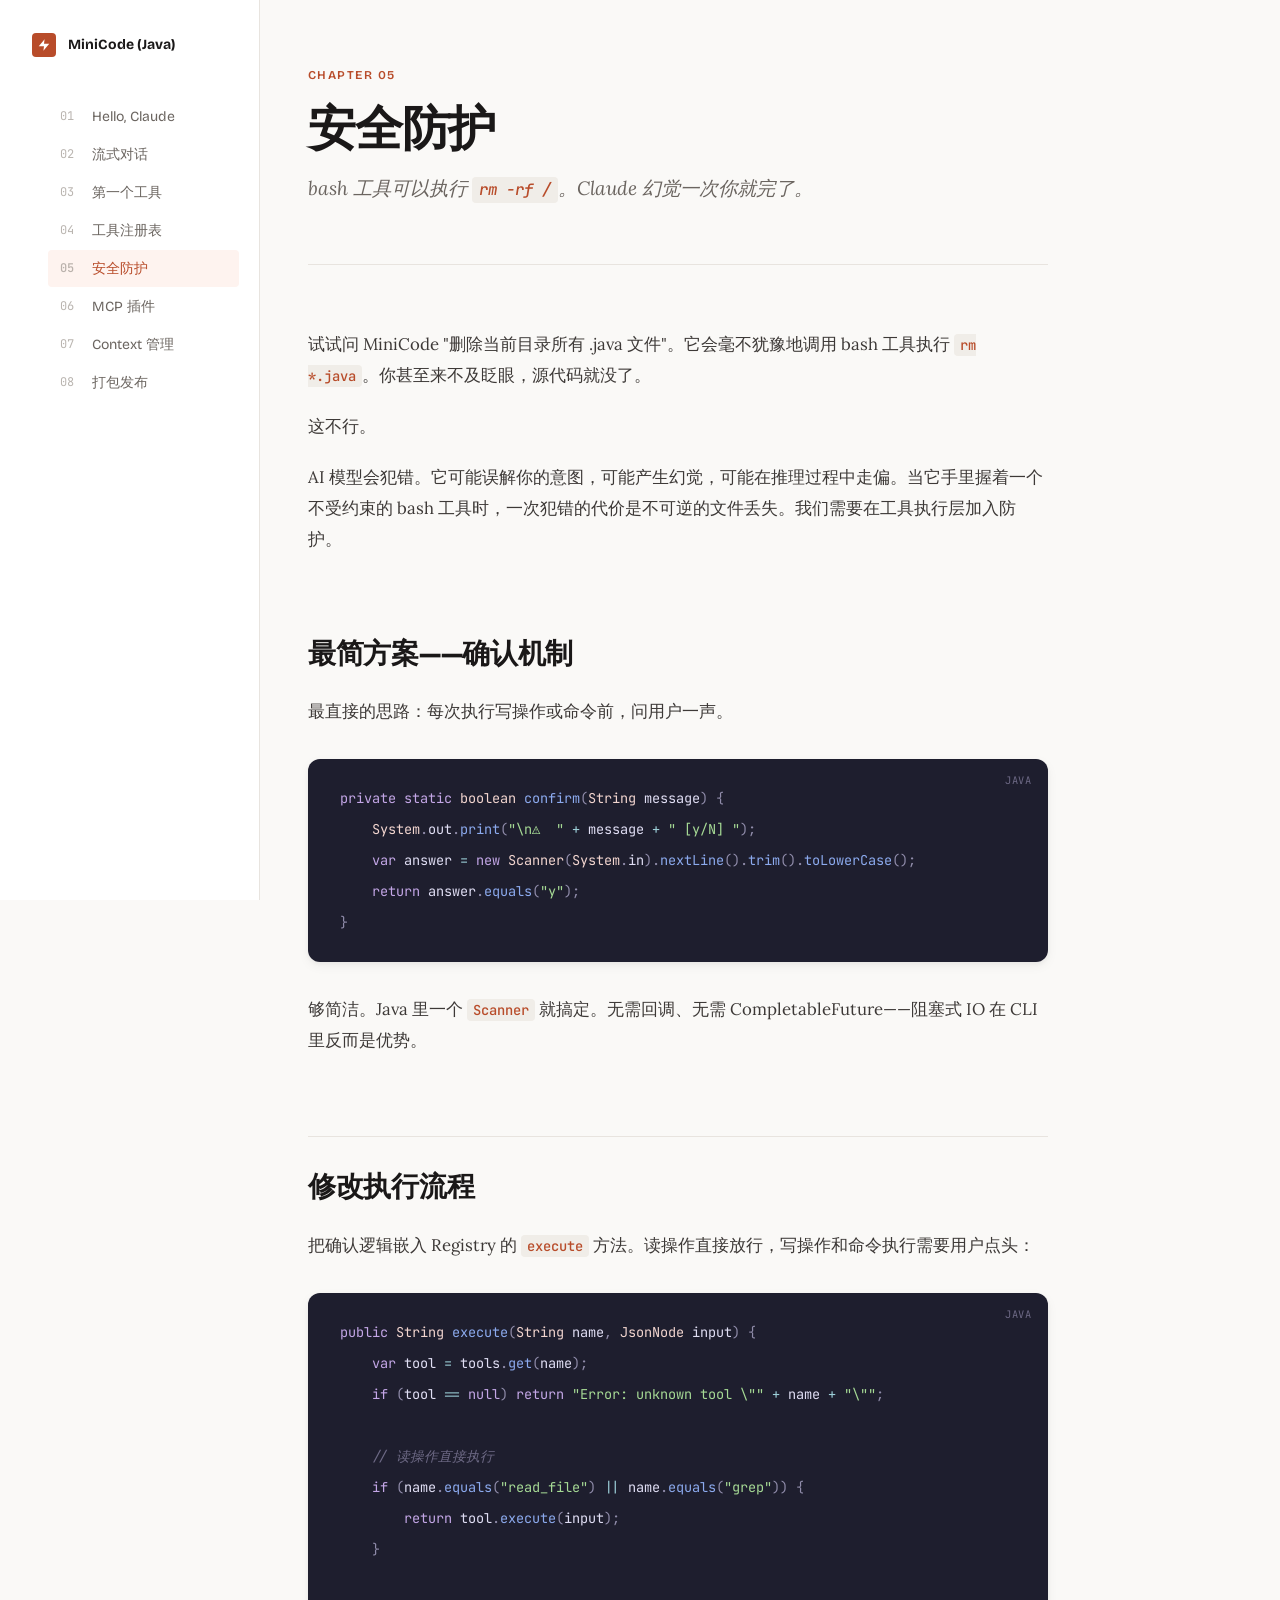
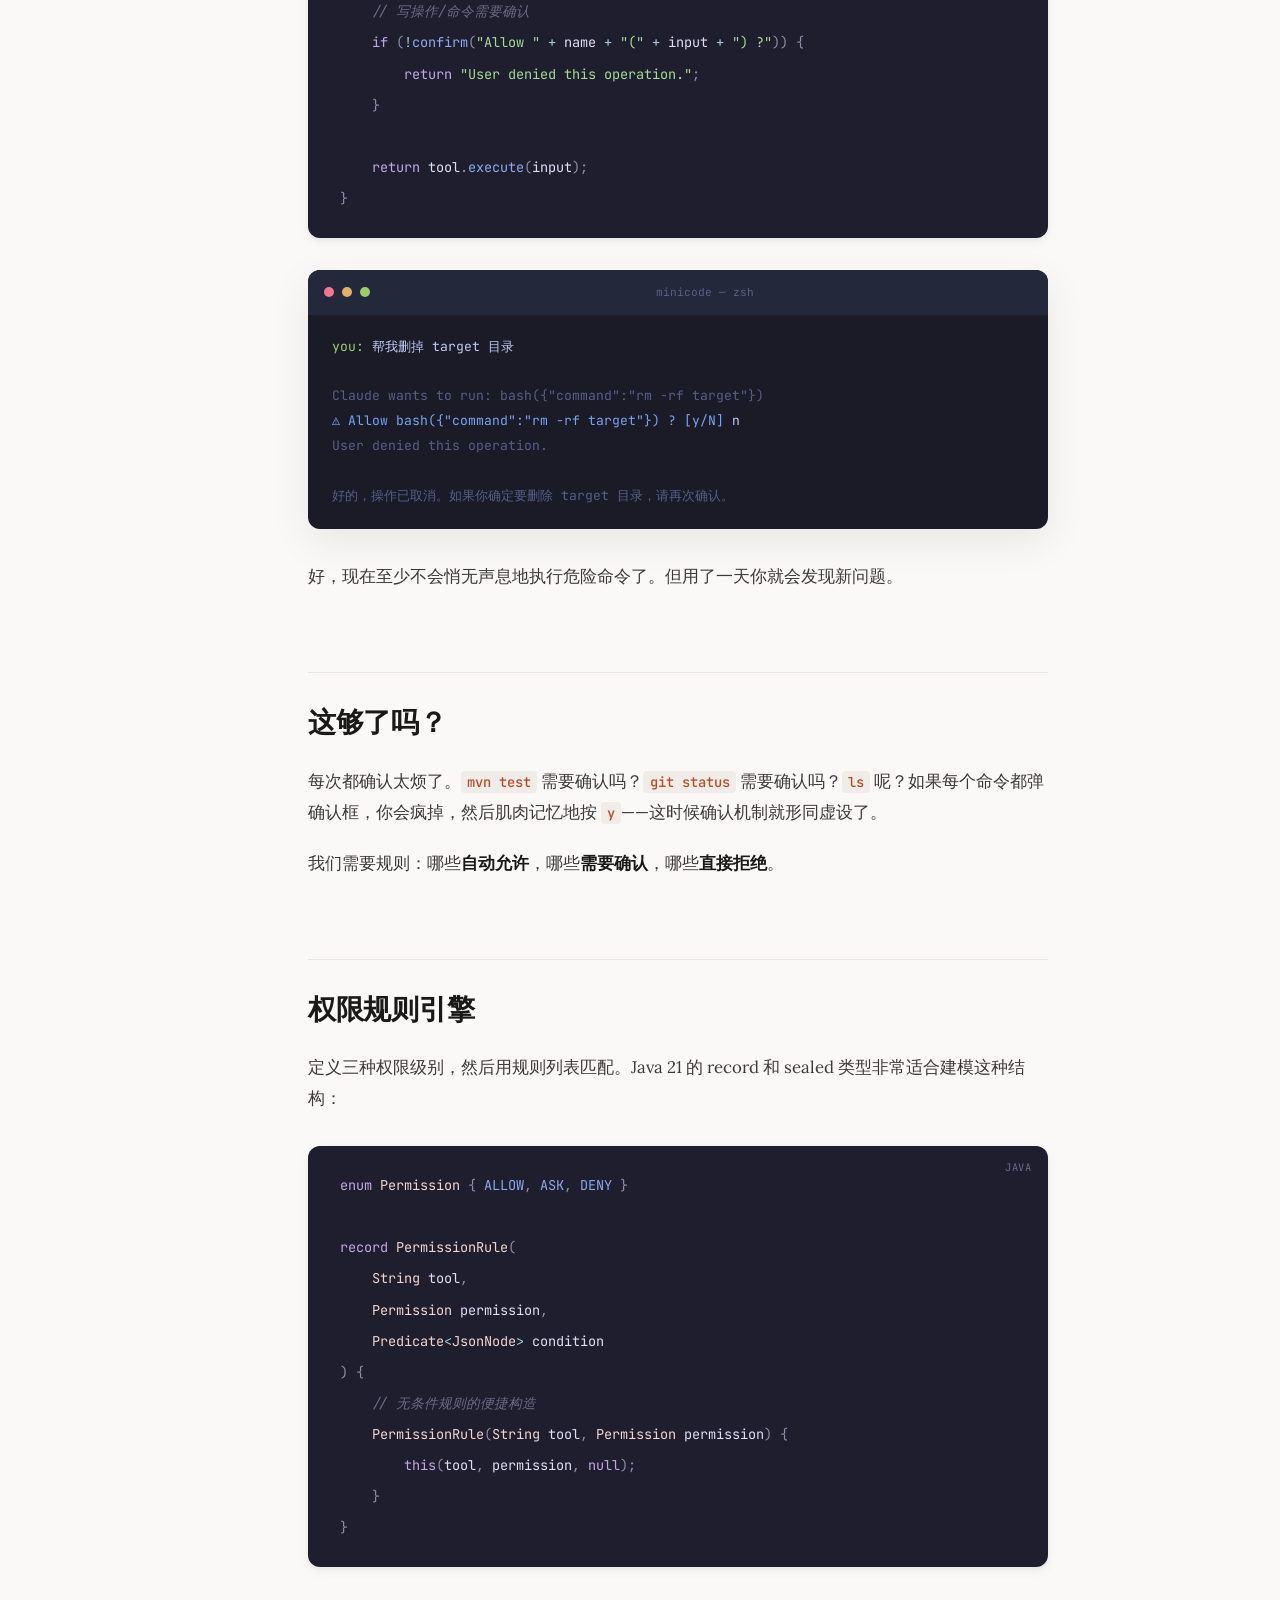
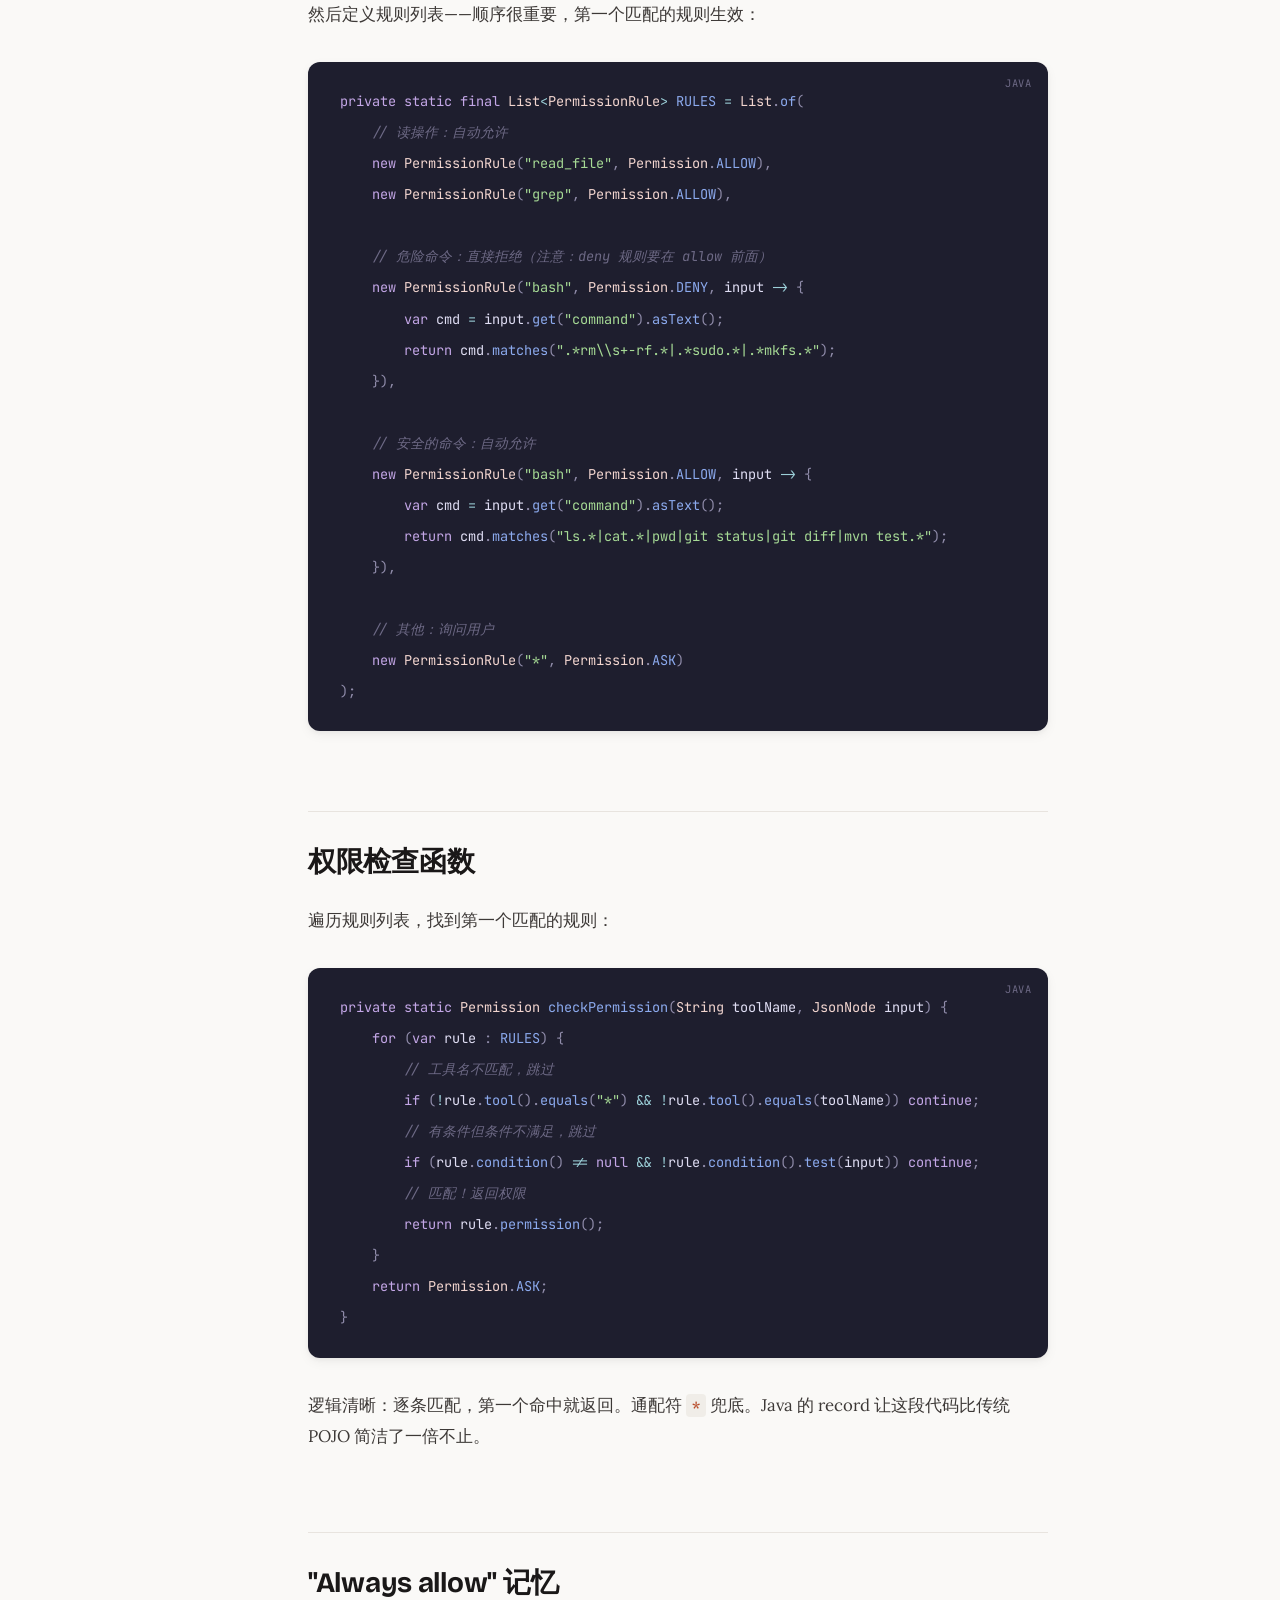
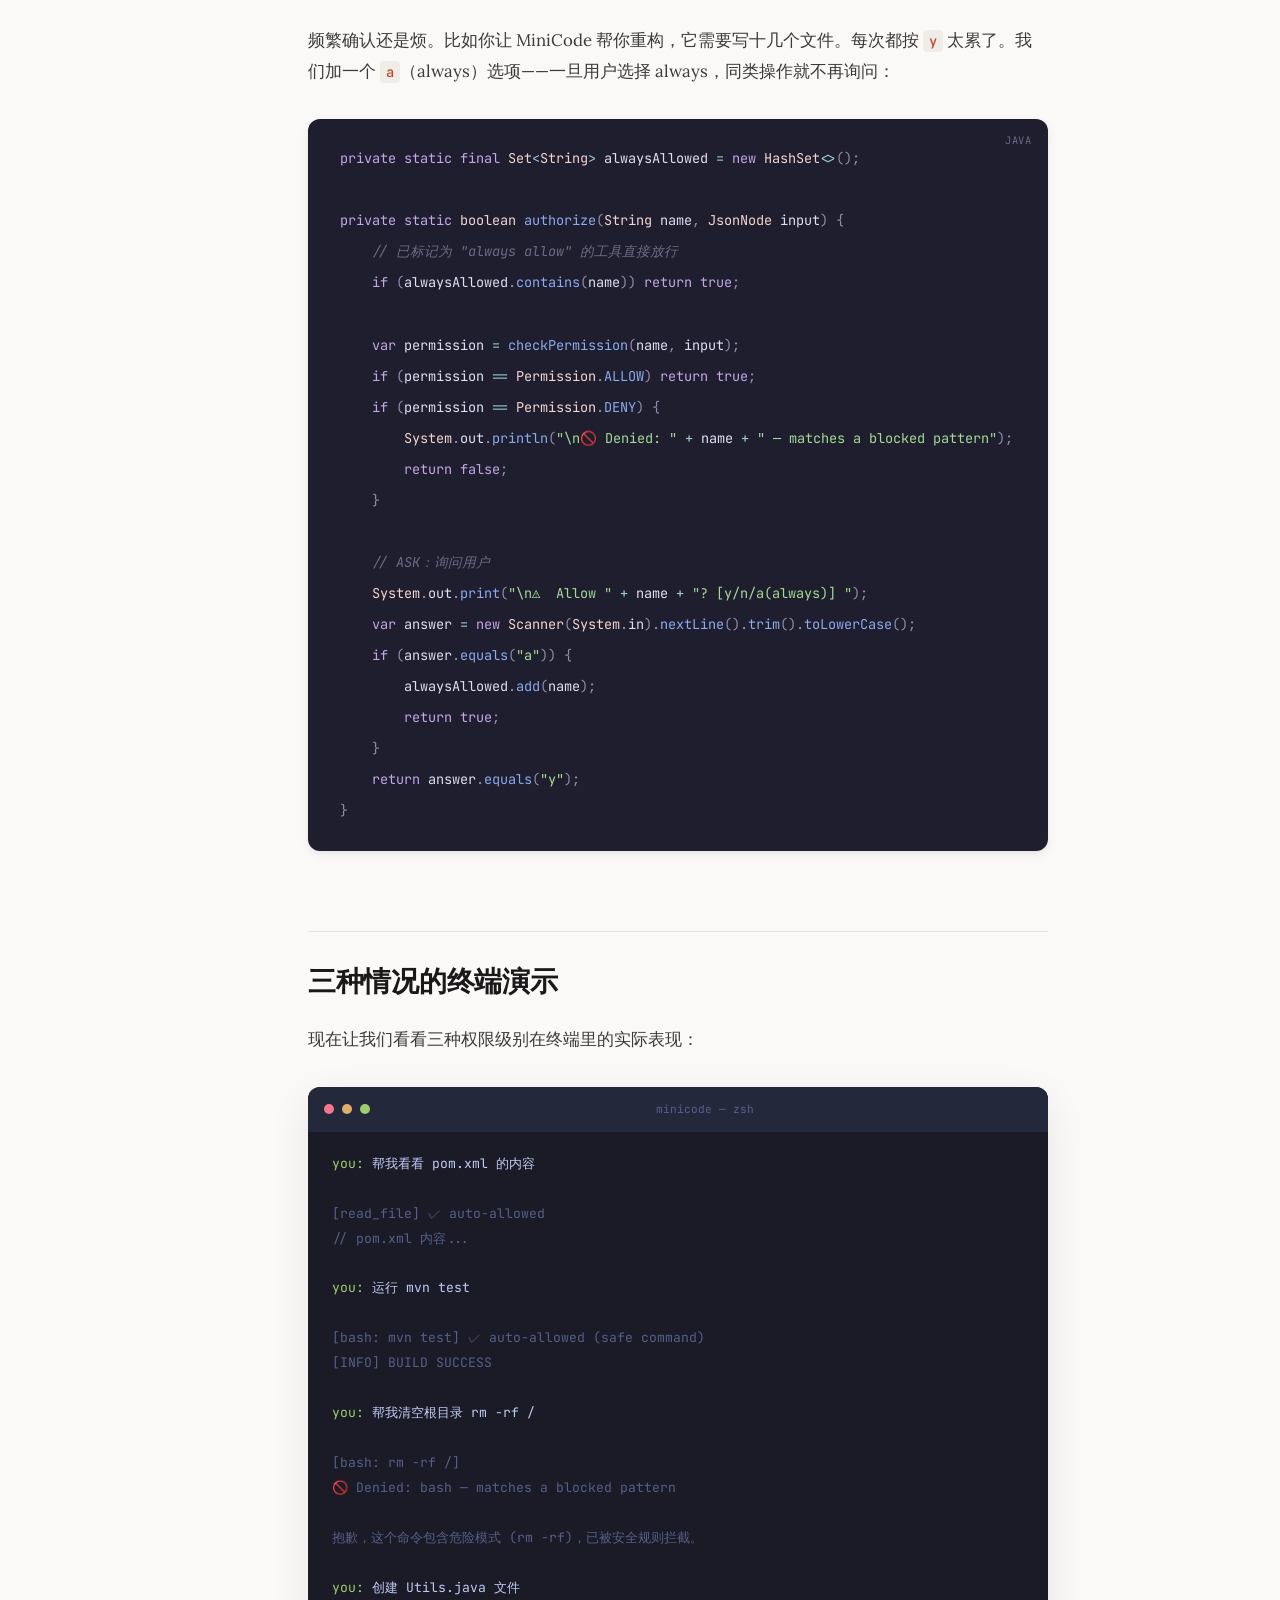
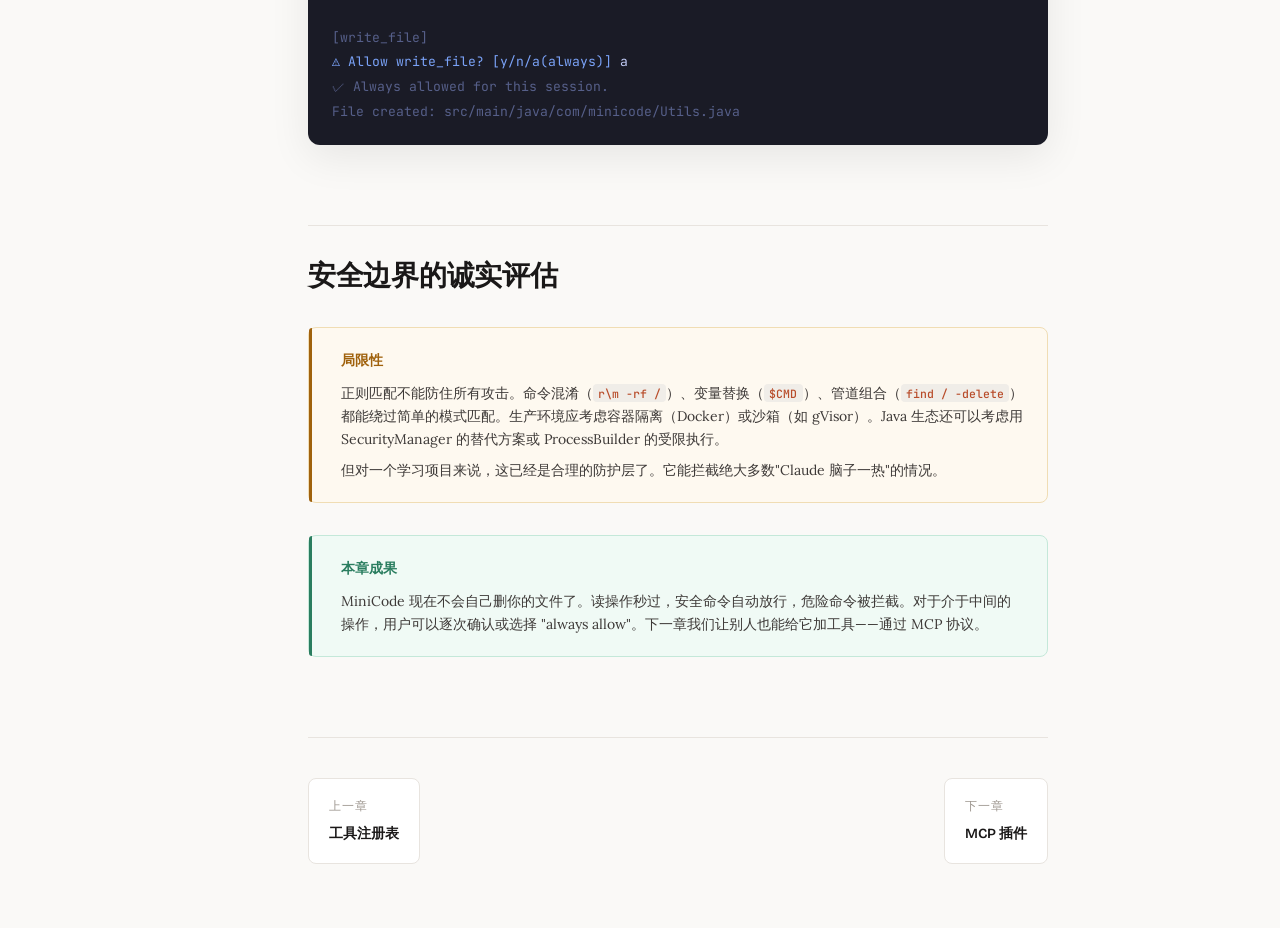
<file: chapters/05-security.html>
<!DOCTYPE html>
<html lang="zh-CN">
<head>
  <meta charset="UTF-8">
  <meta name="viewport" content="width=device-width, initial-scale=1.0">
  <title>05 - 安全防护 | MiniCode (Java) 教程</title>
  <link rel="stylesheet" href="../styles/main.css">
</head>
<body>
  <div class="page-wrapper">
    <nav class="sidebar">
      <a href="../index.html" class="sidebar-logo">
        <span class="logo-mark"><svg width="14" height="14" viewBox="0 0 24 24" fill="none"><path d="M13 2L3 14h9l-1 8 10-12h-9l1-8z" fill="white"/></svg></span>
        MiniCode (Java)
      </a>
      <ul class="sidebar-nav">
        <li><a href="01-hello-claude.html"><span class="chapter-num">01</span> Hello, Claude</a></li>
        <li><a href="02-streaming-repl.html"><span class="chapter-num">02</span> 流式对话</a></li>
        <li><a href="03-first-tool.html"><span class="chapter-num">03</span> 第一个工具</a></li>
        <li><a href="04-tool-registry.html"><span class="chapter-num">04</span> 工具注册表</a></li>
        <li><a href="05-security.html" class="active"><span class="chapter-num">05</span> 安全防护</a></li>
        <li><a href="06-mcp.html"><span class="chapter-num">06</span> MCP 插件</a></li>
        <li><a href="07-context.html"><span class="chapter-num">07</span> Context 管理</a></li>
        <li><a href="08-ship-it.html"><span class="chapter-num">08</span> 打包发布</a></li>
      </ul>
    </nav>

    <main class="main-content">
      <header class="chapter-header">
        <span class="chapter-number">Chapter 05</span>
        <h1 class="chapter-title">安全防护</h1>
        <p class="chapter-subtitle">bash 工具可以执行 <code>rm -rf /</code>。Claude 幻觉一次你就完了。</p>
      </header>

      <p>试试问 MiniCode "删除当前目录所有 .java 文件"。它会毫不犹豫地调用 bash 工具执行 <code>rm *.java</code>。你甚至来不及眨眼，源代码就没了。</p>

      <p>这不行。</p>

      <p>AI 模型会犯错。它可能误解你的意图，可能产生幻觉，可能在推理过程中走偏。当它手里握着一个不受约束的 bash 工具时，一次犯错的代价是不可逆的文件丢失。我们需要在工具执行层加入防护。</p>

      <h2>最简方案——确认机制</h2>

      <p>最直接的思路：每次执行写操作或命令前，问用户一声。</p>

      <pre data-lang="java"><code><span class="token-keyword">private static</span> <span class="token-type">boolean</span> <span class="token-function">confirm</span><span class="token-punctuation">(</span><span class="token-type">String</span> <span class="token-variable">message</span><span class="token-punctuation">)</span> <span class="token-punctuation">{</span>
    <span class="token-type">System</span><span class="token-punctuation">.</span><span class="token-variable">out</span><span class="token-punctuation">.</span><span class="token-function">print</span><span class="token-punctuation">(</span><span class="token-string">"\n&#9888;&#65039;  "</span> <span class="token-operator">+</span> <span class="token-variable">message</span> <span class="token-operator">+</span> <span class="token-string">" [y/N] "</span><span class="token-punctuation">)</span><span class="token-punctuation">;</span>
    <span class="token-keyword">var</span> <span class="token-variable">answer</span> <span class="token-operator">=</span> <span class="token-keyword">new</span> <span class="token-type">Scanner</span><span class="token-punctuation">(</span><span class="token-type">System</span><span class="token-punctuation">.</span><span class="token-variable">in</span><span class="token-punctuation">)</span><span class="token-punctuation">.</span><span class="token-function">nextLine</span><span class="token-punctuation">(</span><span class="token-punctuation">)</span><span class="token-punctuation">.</span><span class="token-function">trim</span><span class="token-punctuation">(</span><span class="token-punctuation">)</span><span class="token-punctuation">.</span><span class="token-function">toLowerCase</span><span class="token-punctuation">(</span><span class="token-punctuation">)</span><span class="token-punctuation">;</span>
    <span class="token-keyword">return</span> <span class="token-variable">answer</span><span class="token-punctuation">.</span><span class="token-function">equals</span><span class="token-punctuation">(</span><span class="token-string">"y"</span><span class="token-punctuation">)</span><span class="token-punctuation">;</span>
<span class="token-punctuation">}</span></code></pre>

      <p>够简洁。Java 里一个 <code>Scanner</code> 就搞定。无需回调、无需 CompletableFuture——阻塞式 IO 在 CLI 里反而是优势。</p>

      <h2>修改执行流程</h2>

      <p>把确认逻辑嵌入 Registry 的 <code>execute</code> 方法。读操作直接放行，写操作和命令执行需要用户点头：</p>

      <pre data-lang="java"><code><span class="token-keyword">public</span> <span class="token-type">String</span> <span class="token-function">execute</span><span class="token-punctuation">(</span><span class="token-type">String</span> <span class="token-variable">name</span><span class="token-punctuation">,</span> <span class="token-type">JsonNode</span> <span class="token-variable">input</span><span class="token-punctuation">)</span> <span class="token-punctuation">{</span>
    <span class="token-keyword">var</span> <span class="token-variable">tool</span> <span class="token-operator">=</span> <span class="token-variable">tools</span><span class="token-punctuation">.</span><span class="token-function">get</span><span class="token-punctuation">(</span><span class="token-variable">name</span><span class="token-punctuation">)</span><span class="token-punctuation">;</span>
    <span class="token-keyword">if</span> <span class="token-punctuation">(</span><span class="token-variable">tool</span> <span class="token-operator">==</span> <span class="token-keyword">null</span><span class="token-punctuation">)</span> <span class="token-keyword">return</span> <span class="token-string">"Error: unknown tool \""</span> <span class="token-operator">+</span> <span class="token-variable">name</span> <span class="token-operator">+</span> <span class="token-string">"\""</span><span class="token-punctuation">;</span>

    <span class="token-comment">// 读操作直接执行</span>
    <span class="token-keyword">if</span> <span class="token-punctuation">(</span><span class="token-variable">name</span><span class="token-punctuation">.</span><span class="token-function">equals</span><span class="token-punctuation">(</span><span class="token-string">"read_file"</span><span class="token-punctuation">)</span> <span class="token-operator">||</span> <span class="token-variable">name</span><span class="token-punctuation">.</span><span class="token-function">equals</span><span class="token-punctuation">(</span><span class="token-string">"grep"</span><span class="token-punctuation">)</span><span class="token-punctuation">)</span> <span class="token-punctuation">{</span>
        <span class="token-keyword">return</span> <span class="token-variable">tool</span><span class="token-punctuation">.</span><span class="token-function">execute</span><span class="token-punctuation">(</span><span class="token-variable">input</span><span class="token-punctuation">)</span><span class="token-punctuation">;</span>
    <span class="token-punctuation">}</span>

    <span class="token-comment">// 写操作/命令需要确认</span>
    <span class="token-keyword">if</span> <span class="token-punctuation">(</span><span class="token-operator">!</span><span class="token-function">confirm</span><span class="token-punctuation">(</span><span class="token-string">"Allow "</span> <span class="token-operator">+</span> <span class="token-variable">name</span> <span class="token-operator">+</span> <span class="token-string">"("</span> <span class="token-operator">+</span> <span class="token-variable">input</span> <span class="token-operator">+</span> <span class="token-string">") ?"</span><span class="token-punctuation">)</span><span class="token-punctuation">)</span> <span class="token-punctuation">{</span>
        <span class="token-keyword">return</span> <span class="token-string">"User denied this operation."</span><span class="token-punctuation">;</span>
    <span class="token-punctuation">}</span>

    <span class="token-keyword">return</span> <span class="token-variable">tool</span><span class="token-punctuation">.</span><span class="token-function">execute</span><span class="token-punctuation">(</span><span class="token-variable">input</span><span class="token-punctuation">)</span><span class="token-punctuation">;</span>
<span class="token-punctuation">}</span></code></pre>

      <div class="terminal">
        <div class="terminal-header">
          <span class="terminal-dot red"></span>
          <span class="terminal-dot yellow"></span>
          <span class="terminal-dot green"></span>
          <span class="terminal-title">minicode &mdash; zsh</span>
        </div>
        <div class="terminal-body">
          <span class="prompt">you: </span><span class="command">帮我删掉 target 目录</span><br><br>
          <span class="output">Claude wants to run: bash({"command":"rm -rf target"})</span><br>
          <span class="highlight">&#9888;&#65039;  Allow bash({"command":"rm -rf target"}) ? [y/N] </span><span class="command">n</span><br>
          <span class="output">User denied this operation.</span><br><br>
          <span class="output">好的，操作已取消。如果你确定要删除 target 目录，请再次确认。</span>
        </div>
      </div>

      <p>好，现在至少不会悄无声息地执行危险命令了。但用了一天你就会发现新问题。</p>

      <h2>这够了吗？</h2>

      <p>每次都确认太烦了。<code>mvn test</code> 需要确认吗？<code>git status</code> 需要确认吗？<code>ls</code> 呢？如果每个命令都弹确认框，你会疯掉，然后肌肉记忆地按 <code>y</code>——这时候确认机制就形同虚设了。</p>

      <p>我们需要规则：哪些<strong>自动允许</strong>，哪些<strong>需要确认</strong>，哪些<strong>直接拒绝</strong>。</p>

      <h2>权限规则引擎</h2>

      <p>定义三种权限级别，然后用规则列表匹配。Java 21 的 record 和 sealed 类型非常适合建模这种结构：</p>

      <pre data-lang="java"><code><span class="token-keyword">enum</span> <span class="token-type">Permission</span> <span class="token-punctuation">{</span> <span class="token-const">ALLOW</span><span class="token-punctuation">,</span> <span class="token-const">ASK</span><span class="token-punctuation">,</span> <span class="token-const">DENY</span> <span class="token-punctuation">}</span>

<span class="token-keyword">record</span> <span class="token-type">PermissionRule</span><span class="token-punctuation">(</span>
    <span class="token-type">String</span> <span class="token-variable">tool</span><span class="token-punctuation">,</span>
    <span class="token-type">Permission</span> <span class="token-variable">permission</span><span class="token-punctuation">,</span>
    <span class="token-type">Predicate</span><span class="token-operator">&lt;</span><span class="token-type">JsonNode</span><span class="token-operator">&gt;</span> <span class="token-variable">condition</span>
<span class="token-punctuation">)</span> <span class="token-punctuation">{</span>
    <span class="token-comment">// 无条件规则的便捷构造</span>
    <span class="token-type">PermissionRule</span><span class="token-punctuation">(</span><span class="token-type">String</span> <span class="token-variable">tool</span><span class="token-punctuation">,</span> <span class="token-type">Permission</span> <span class="token-variable">permission</span><span class="token-punctuation">)</span> <span class="token-punctuation">{</span>
        <span class="token-keyword">this</span><span class="token-punctuation">(</span><span class="token-variable">tool</span><span class="token-punctuation">,</span> <span class="token-variable">permission</span><span class="token-punctuation">,</span> <span class="token-keyword">null</span><span class="token-punctuation">)</span><span class="token-punctuation">;</span>
    <span class="token-punctuation">}</span>
<span class="token-punctuation">}</span></code></pre>

      <p>然后定义规则列表——顺序很重要，第一个匹配的规则生效：</p>

      <pre data-lang="java"><code><span class="token-keyword">private static final</span> <span class="token-type">List</span><span class="token-operator">&lt;</span><span class="token-type">PermissionRule</span><span class="token-operator">&gt;</span> <span class="token-const">RULES</span> <span class="token-operator">=</span> <span class="token-type">List</span><span class="token-punctuation">.</span><span class="token-function">of</span><span class="token-punctuation">(</span>
    <span class="token-comment">// 读操作：自动允许</span>
    <span class="token-keyword">new</span> <span class="token-type">PermissionRule</span><span class="token-punctuation">(</span><span class="token-string">"read_file"</span><span class="token-punctuation">,</span> <span class="token-type">Permission</span><span class="token-punctuation">.</span><span class="token-const">ALLOW</span><span class="token-punctuation">)</span><span class="token-punctuation">,</span>
    <span class="token-keyword">new</span> <span class="token-type">PermissionRule</span><span class="token-punctuation">(</span><span class="token-string">"grep"</span><span class="token-punctuation">,</span> <span class="token-type">Permission</span><span class="token-punctuation">.</span><span class="token-const">ALLOW</span><span class="token-punctuation">)</span><span class="token-punctuation">,</span>

    <span class="token-comment">// 危险命令：直接拒绝（注意：deny 规则要在 allow 前面）</span>
    <span class="token-keyword">new</span> <span class="token-type">PermissionRule</span><span class="token-punctuation">(</span><span class="token-string">"bash"</span><span class="token-punctuation">,</span> <span class="token-type">Permission</span><span class="token-punctuation">.</span><span class="token-const">DENY</span><span class="token-punctuation">,</span> <span class="token-variable">input</span> <span class="token-operator">-&gt;</span> <span class="token-punctuation">{</span>
        <span class="token-keyword">var</span> <span class="token-variable">cmd</span> <span class="token-operator">=</span> <span class="token-variable">input</span><span class="token-punctuation">.</span><span class="token-function">get</span><span class="token-punctuation">(</span><span class="token-string">"command"</span><span class="token-punctuation">)</span><span class="token-punctuation">.</span><span class="token-function">asText</span><span class="token-punctuation">(</span><span class="token-punctuation">)</span><span class="token-punctuation">;</span>
        <span class="token-keyword">return</span> <span class="token-variable">cmd</span><span class="token-punctuation">.</span><span class="token-function">matches</span><span class="token-punctuation">(</span><span class="token-string">".*rm\\s+-rf.*|.*sudo.*|.*mkfs.*"</span><span class="token-punctuation">)</span><span class="token-punctuation">;</span>
    <span class="token-punctuation">}</span><span class="token-punctuation">)</span><span class="token-punctuation">,</span>

    <span class="token-comment">// 安全的命令：自动允许</span>
    <span class="token-keyword">new</span> <span class="token-type">PermissionRule</span><span class="token-punctuation">(</span><span class="token-string">"bash"</span><span class="token-punctuation">,</span> <span class="token-type">Permission</span><span class="token-punctuation">.</span><span class="token-const">ALLOW</span><span class="token-punctuation">,</span> <span class="token-variable">input</span> <span class="token-operator">-&gt;</span> <span class="token-punctuation">{</span>
        <span class="token-keyword">var</span> <span class="token-variable">cmd</span> <span class="token-operator">=</span> <span class="token-variable">input</span><span class="token-punctuation">.</span><span class="token-function">get</span><span class="token-punctuation">(</span><span class="token-string">"command"</span><span class="token-punctuation">)</span><span class="token-punctuation">.</span><span class="token-function">asText</span><span class="token-punctuation">(</span><span class="token-punctuation">)</span><span class="token-punctuation">;</span>
        <span class="token-keyword">return</span> <span class="token-variable">cmd</span><span class="token-punctuation">.</span><span class="token-function">matches</span><span class="token-punctuation">(</span><span class="token-string">"ls.*|cat.*|pwd|git status|git diff|mvn test.*"</span><span class="token-punctuation">)</span><span class="token-punctuation">;</span>
    <span class="token-punctuation">}</span><span class="token-punctuation">)</span><span class="token-punctuation">,</span>

    <span class="token-comment">// 其他：询问用户</span>
    <span class="token-keyword">new</span> <span class="token-type">PermissionRule</span><span class="token-punctuation">(</span><span class="token-string">"*"</span><span class="token-punctuation">,</span> <span class="token-type">Permission</span><span class="token-punctuation">.</span><span class="token-const">ASK</span><span class="token-punctuation">)</span>
<span class="token-punctuation">)</span><span class="token-punctuation">;</span></code></pre>

      <h2>权限检查函数</h2>

      <p>遍历规则列表，找到第一个匹配的规则：</p>

      <pre data-lang="java"><code><span class="token-keyword">private static</span> <span class="token-type">Permission</span> <span class="token-function">checkPermission</span><span class="token-punctuation">(</span><span class="token-type">String</span> <span class="token-variable">toolName</span><span class="token-punctuation">,</span> <span class="token-type">JsonNode</span> <span class="token-variable">input</span><span class="token-punctuation">)</span> <span class="token-punctuation">{</span>
    <span class="token-keyword">for</span> <span class="token-punctuation">(</span><span class="token-keyword">var</span> <span class="token-variable">rule</span> <span class="token-punctuation">:</span> <span class="token-const">RULES</span><span class="token-punctuation">)</span> <span class="token-punctuation">{</span>
        <span class="token-comment">// 工具名不匹配，跳过</span>
        <span class="token-keyword">if</span> <span class="token-punctuation">(</span><span class="token-operator">!</span><span class="token-variable">rule</span><span class="token-punctuation">.</span><span class="token-function">tool</span><span class="token-punctuation">(</span><span class="token-punctuation">)</span><span class="token-punctuation">.</span><span class="token-function">equals</span><span class="token-punctuation">(</span><span class="token-string">"*"</span><span class="token-punctuation">)</span> <span class="token-operator">&amp;&amp;</span> <span class="token-operator">!</span><span class="token-variable">rule</span><span class="token-punctuation">.</span><span class="token-function">tool</span><span class="token-punctuation">(</span><span class="token-punctuation">)</span><span class="token-punctuation">.</span><span class="token-function">equals</span><span class="token-punctuation">(</span><span class="token-variable">toolName</span><span class="token-punctuation">)</span><span class="token-punctuation">)</span> <span class="token-keyword">continue</span><span class="token-punctuation">;</span>
        <span class="token-comment">// 有条件但条件不满足，跳过</span>
        <span class="token-keyword">if</span> <span class="token-punctuation">(</span><span class="token-variable">rule</span><span class="token-punctuation">.</span><span class="token-function">condition</span><span class="token-punctuation">(</span><span class="token-punctuation">)</span> <span class="token-operator">!=</span> <span class="token-keyword">null</span> <span class="token-operator">&amp;&amp;</span> <span class="token-operator">!</span><span class="token-variable">rule</span><span class="token-punctuation">.</span><span class="token-function">condition</span><span class="token-punctuation">(</span><span class="token-punctuation">)</span><span class="token-punctuation">.</span><span class="token-function">test</span><span class="token-punctuation">(</span><span class="token-variable">input</span><span class="token-punctuation">)</span><span class="token-punctuation">)</span> <span class="token-keyword">continue</span><span class="token-punctuation">;</span>
        <span class="token-comment">// 匹配！返回权限</span>
        <span class="token-keyword">return</span> <span class="token-variable">rule</span><span class="token-punctuation">.</span><span class="token-function">permission</span><span class="token-punctuation">(</span><span class="token-punctuation">)</span><span class="token-punctuation">;</span>
    <span class="token-punctuation">}</span>
    <span class="token-keyword">return</span> <span class="token-type">Permission</span><span class="token-punctuation">.</span><span class="token-const">ASK</span><span class="token-punctuation">;</span>
<span class="token-punctuation">}</span></code></pre>

      <p>逻辑清晰：逐条匹配，第一个命中就返回。通配符 <code>*</code> 兜底。Java 的 record 让这段代码比传统 POJO 简洁了一倍不止。</p>

      <h2>"Always allow" 记忆</h2>

      <p>频繁确认还是烦。比如你让 MiniCode 帮你重构，它需要写十几个文件。每次都按 <code>y</code> 太累了。我们加一个 <code>a</code>（always）选项——一旦用户选择 always，同类操作就不再询问：</p>

      <pre data-lang="java"><code><span class="token-keyword">private static final</span> <span class="token-type">Set</span><span class="token-operator">&lt;</span><span class="token-type">String</span><span class="token-operator">&gt;</span> <span class="token-variable">alwaysAllowed</span> <span class="token-operator">=</span> <span class="token-keyword">new</span> <span class="token-type">HashSet</span><span class="token-operator">&lt;&gt;</span><span class="token-punctuation">(</span><span class="token-punctuation">)</span><span class="token-punctuation">;</span>

<span class="token-keyword">private static</span> <span class="token-type">boolean</span> <span class="token-function">authorize</span><span class="token-punctuation">(</span><span class="token-type">String</span> <span class="token-variable">name</span><span class="token-punctuation">,</span> <span class="token-type">JsonNode</span> <span class="token-variable">input</span><span class="token-punctuation">)</span> <span class="token-punctuation">{</span>
    <span class="token-comment">// 已标记为 "always allow" 的工具直接放行</span>
    <span class="token-keyword">if</span> <span class="token-punctuation">(</span><span class="token-variable">alwaysAllowed</span><span class="token-punctuation">.</span><span class="token-function">contains</span><span class="token-punctuation">(</span><span class="token-variable">name</span><span class="token-punctuation">)</span><span class="token-punctuation">)</span> <span class="token-keyword">return</span> <span class="token-keyword">true</span><span class="token-punctuation">;</span>

    <span class="token-keyword">var</span> <span class="token-variable">permission</span> <span class="token-operator">=</span> <span class="token-function">checkPermission</span><span class="token-punctuation">(</span><span class="token-variable">name</span><span class="token-punctuation">,</span> <span class="token-variable">input</span><span class="token-punctuation">)</span><span class="token-punctuation">;</span>
    <span class="token-keyword">if</span> <span class="token-punctuation">(</span><span class="token-variable">permission</span> <span class="token-operator">==</span> <span class="token-type">Permission</span><span class="token-punctuation">.</span><span class="token-const">ALLOW</span><span class="token-punctuation">)</span> <span class="token-keyword">return</span> <span class="token-keyword">true</span><span class="token-punctuation">;</span>
    <span class="token-keyword">if</span> <span class="token-punctuation">(</span><span class="token-variable">permission</span> <span class="token-operator">==</span> <span class="token-type">Permission</span><span class="token-punctuation">.</span><span class="token-const">DENY</span><span class="token-punctuation">)</span> <span class="token-punctuation">{</span>
        <span class="token-type">System</span><span class="token-punctuation">.</span><span class="token-variable">out</span><span class="token-punctuation">.</span><span class="token-function">println</span><span class="token-punctuation">(</span><span class="token-string">"\n&#128683; Denied: "</span> <span class="token-operator">+</span> <span class="token-variable">name</span> <span class="token-operator">+</span> <span class="token-string">" — matches a blocked pattern"</span><span class="token-punctuation">)</span><span class="token-punctuation">;</span>
        <span class="token-keyword">return</span> <span class="token-keyword">false</span><span class="token-punctuation">;</span>
    <span class="token-punctuation">}</span>

    <span class="token-comment">// ASK：询问用户</span>
    <span class="token-type">System</span><span class="token-punctuation">.</span><span class="token-variable">out</span><span class="token-punctuation">.</span><span class="token-function">print</span><span class="token-punctuation">(</span><span class="token-string">"\n&#9888;&#65039;  Allow "</span> <span class="token-operator">+</span> <span class="token-variable">name</span> <span class="token-operator">+</span> <span class="token-string">"? [y/n/a(always)] "</span><span class="token-punctuation">)</span><span class="token-punctuation">;</span>
    <span class="token-keyword">var</span> <span class="token-variable">answer</span> <span class="token-operator">=</span> <span class="token-keyword">new</span> <span class="token-type">Scanner</span><span class="token-punctuation">(</span><span class="token-type">System</span><span class="token-punctuation">.</span><span class="token-variable">in</span><span class="token-punctuation">)</span><span class="token-punctuation">.</span><span class="token-function">nextLine</span><span class="token-punctuation">(</span><span class="token-punctuation">)</span><span class="token-punctuation">.</span><span class="token-function">trim</span><span class="token-punctuation">(</span><span class="token-punctuation">)</span><span class="token-punctuation">.</span><span class="token-function">toLowerCase</span><span class="token-punctuation">(</span><span class="token-punctuation">)</span><span class="token-punctuation">;</span>
    <span class="token-keyword">if</span> <span class="token-punctuation">(</span><span class="token-variable">answer</span><span class="token-punctuation">.</span><span class="token-function">equals</span><span class="token-punctuation">(</span><span class="token-string">"a"</span><span class="token-punctuation">)</span><span class="token-punctuation">)</span> <span class="token-punctuation">{</span>
        <span class="token-variable">alwaysAllowed</span><span class="token-punctuation">.</span><span class="token-function">add</span><span class="token-punctuation">(</span><span class="token-variable">name</span><span class="token-punctuation">)</span><span class="token-punctuation">;</span>
        <span class="token-keyword">return</span> <span class="token-keyword">true</span><span class="token-punctuation">;</span>
    <span class="token-punctuation">}</span>
    <span class="token-keyword">return</span> <span class="token-variable">answer</span><span class="token-punctuation">.</span><span class="token-function">equals</span><span class="token-punctuation">(</span><span class="token-string">"y"</span><span class="token-punctuation">)</span><span class="token-punctuation">;</span>
<span class="token-punctuation">}</span></code></pre>

      <h2>三种情况的终端演示</h2>

      <p>现在让我们看看三种权限级别在终端里的实际表现：</p>

      <div class="terminal">
        <div class="terminal-header">
          <span class="terminal-dot red"></span>
          <span class="terminal-dot yellow"></span>
          <span class="terminal-dot green"></span>
          <span class="terminal-title">minicode &mdash; zsh</span>
        </div>
        <div class="terminal-body">
          <span class="prompt">you: </span><span class="command">帮我看看 pom.xml 的内容</span><br><br>
          <span class="output">  [read_file] &#10003; auto-allowed</span><br>
          <span class="output">  // pom.xml 内容...</span><br><br>
          <span class="prompt">you: </span><span class="command">运行 mvn test</span><br><br>
          <span class="output">  [bash: mvn test] &#10003; auto-allowed (safe command)</span><br>
          <span class="output">  [INFO] BUILD SUCCESS</span><br><br>
          <span class="prompt">you: </span><span class="command">帮我清空根目录 rm -rf /</span><br><br>
          <span class="output">  [bash: rm -rf /]</span><br>
          <span class="output">  &#128683; Denied: bash — matches a blocked pattern</span><br><br>
          <span class="output">  抱歉，这个命令包含危险模式 (rm -rf)，已被安全规则拦截。</span><br><br>
          <span class="prompt">you: </span><span class="command">创建 Utils.java 文件</span><br><br>
          <span class="output">  [write_file]</span><br>
          <span class="highlight">  &#9888;&#65039;  Allow write_file? [y/n/a(always)] </span><span class="command">a</span><br>
          <span class="output">  &#10003; Always allowed for this session.</span><br>
          <span class="output">  File created: src/main/java/com/minicode/Utils.java</span>
        </div>
      </div>

      <h2>安全边界的诚实评估</h2>

      <div class="info-box warning">
        <div class="info-box-title">局限性</div>
        <p>正则匹配不能防住所有攻击。命令混淆（<code>r\m -rf /</code>）、变量替换（<code>$CMD</code>）、管道组合（<code>find / -delete</code>）都能绕过简单的模式匹配。生产环境应考虑容器隔离（Docker）或沙箱（如 gVisor）。Java 生态还可以考虑用 SecurityManager 的替代方案或 ProcessBuilder 的受限执行。</p>
        <p>但对一个学习项目来说，这已经是合理的防护层了。它能拦截绝大多数"Claude 脑子一热"的情况。</p>
      </div>

      <div class="info-box tip">
        <div class="info-box-title">本章成果</div>
        <p>MiniCode 现在不会自己删你的文件了。读操作秒过，安全命令自动放行，危险命令被拦截。对于介于中间的操作，用户可以逐次确认或选择 "always allow"。下一章我们让别人也能给它加工具——通过 MCP 协议。</p>
      </div>

      <nav class="chapter-nav">
        <a href="04-tool-registry.html">
          <span class="nav-label">上一章</span>
          <span class="nav-title">工具注册表</span>
        </a>
        <a href="06-mcp.html" style="margin-left: auto;">
          <span class="nav-label">下一章</span>
          <span class="nav-title">MCP 插件</span>
        </a>
      </nav>
    </main>
  </div>
</body>
</html>
</file>
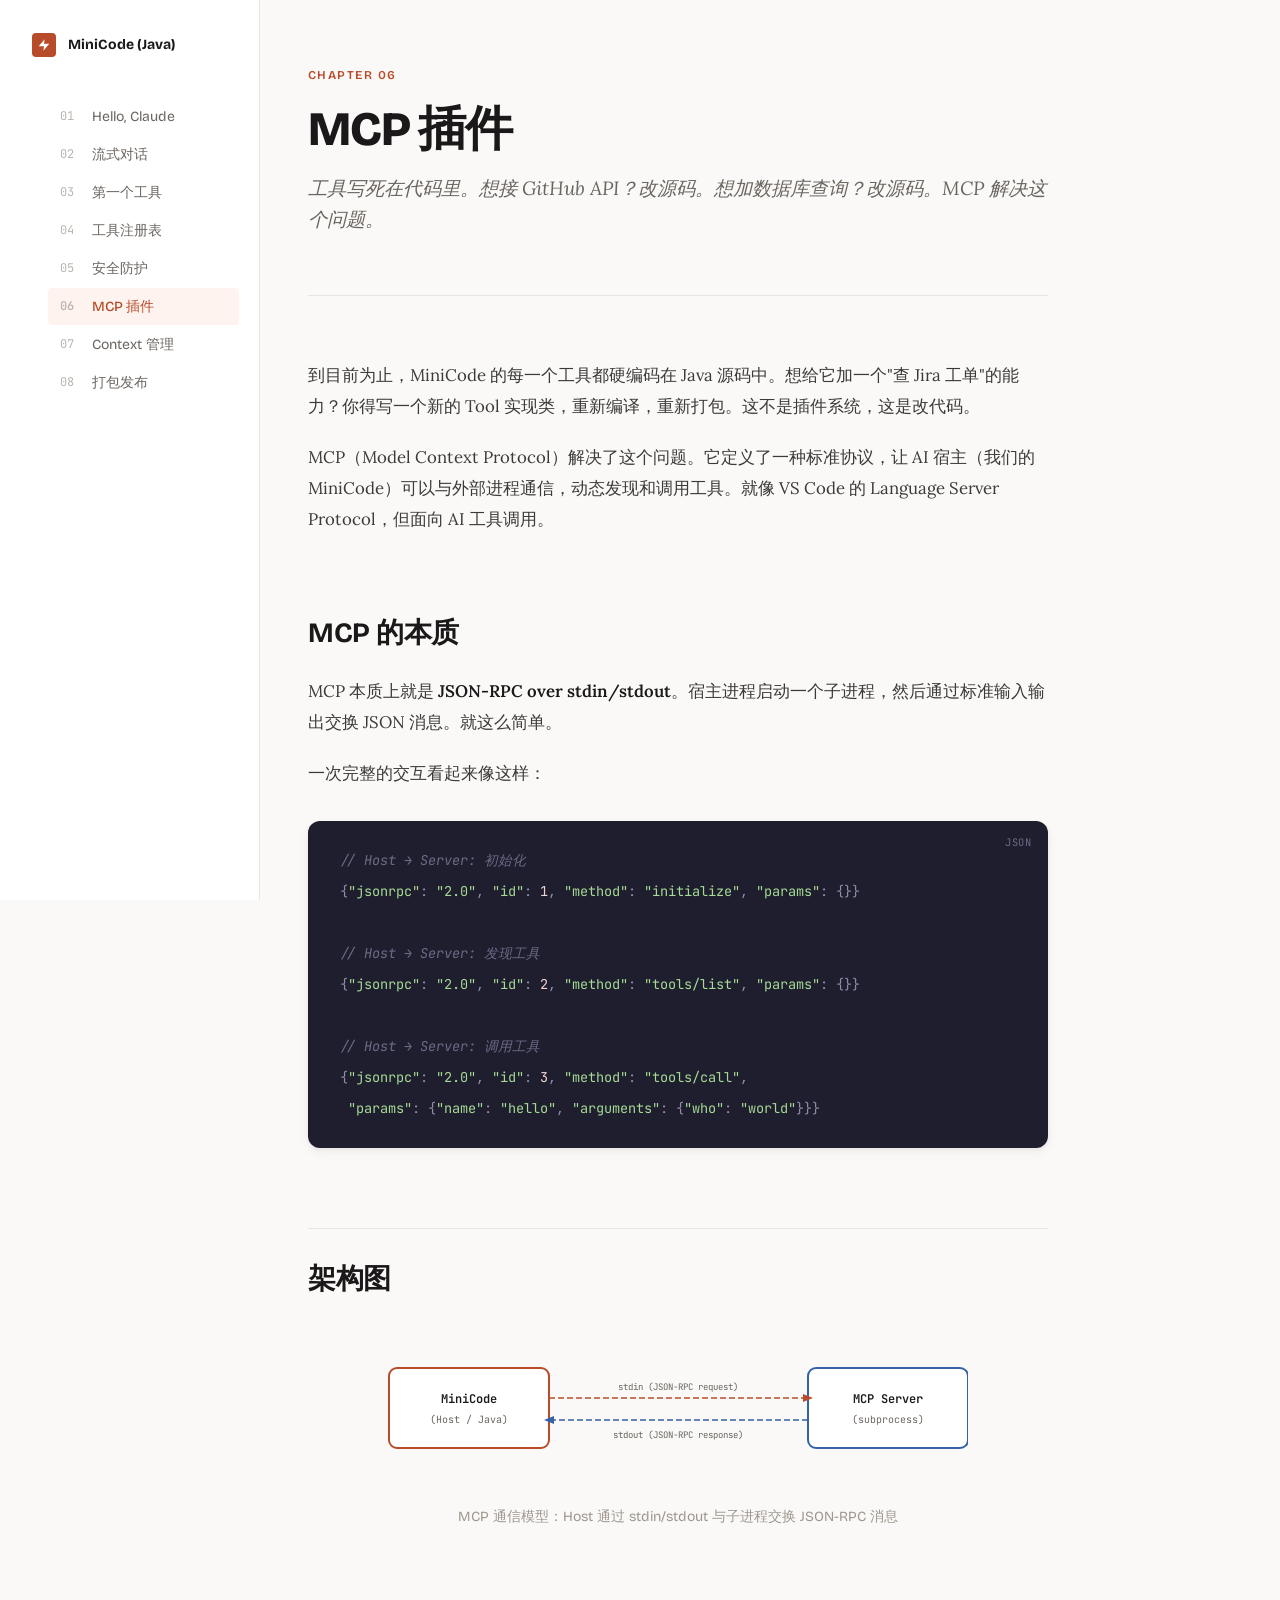
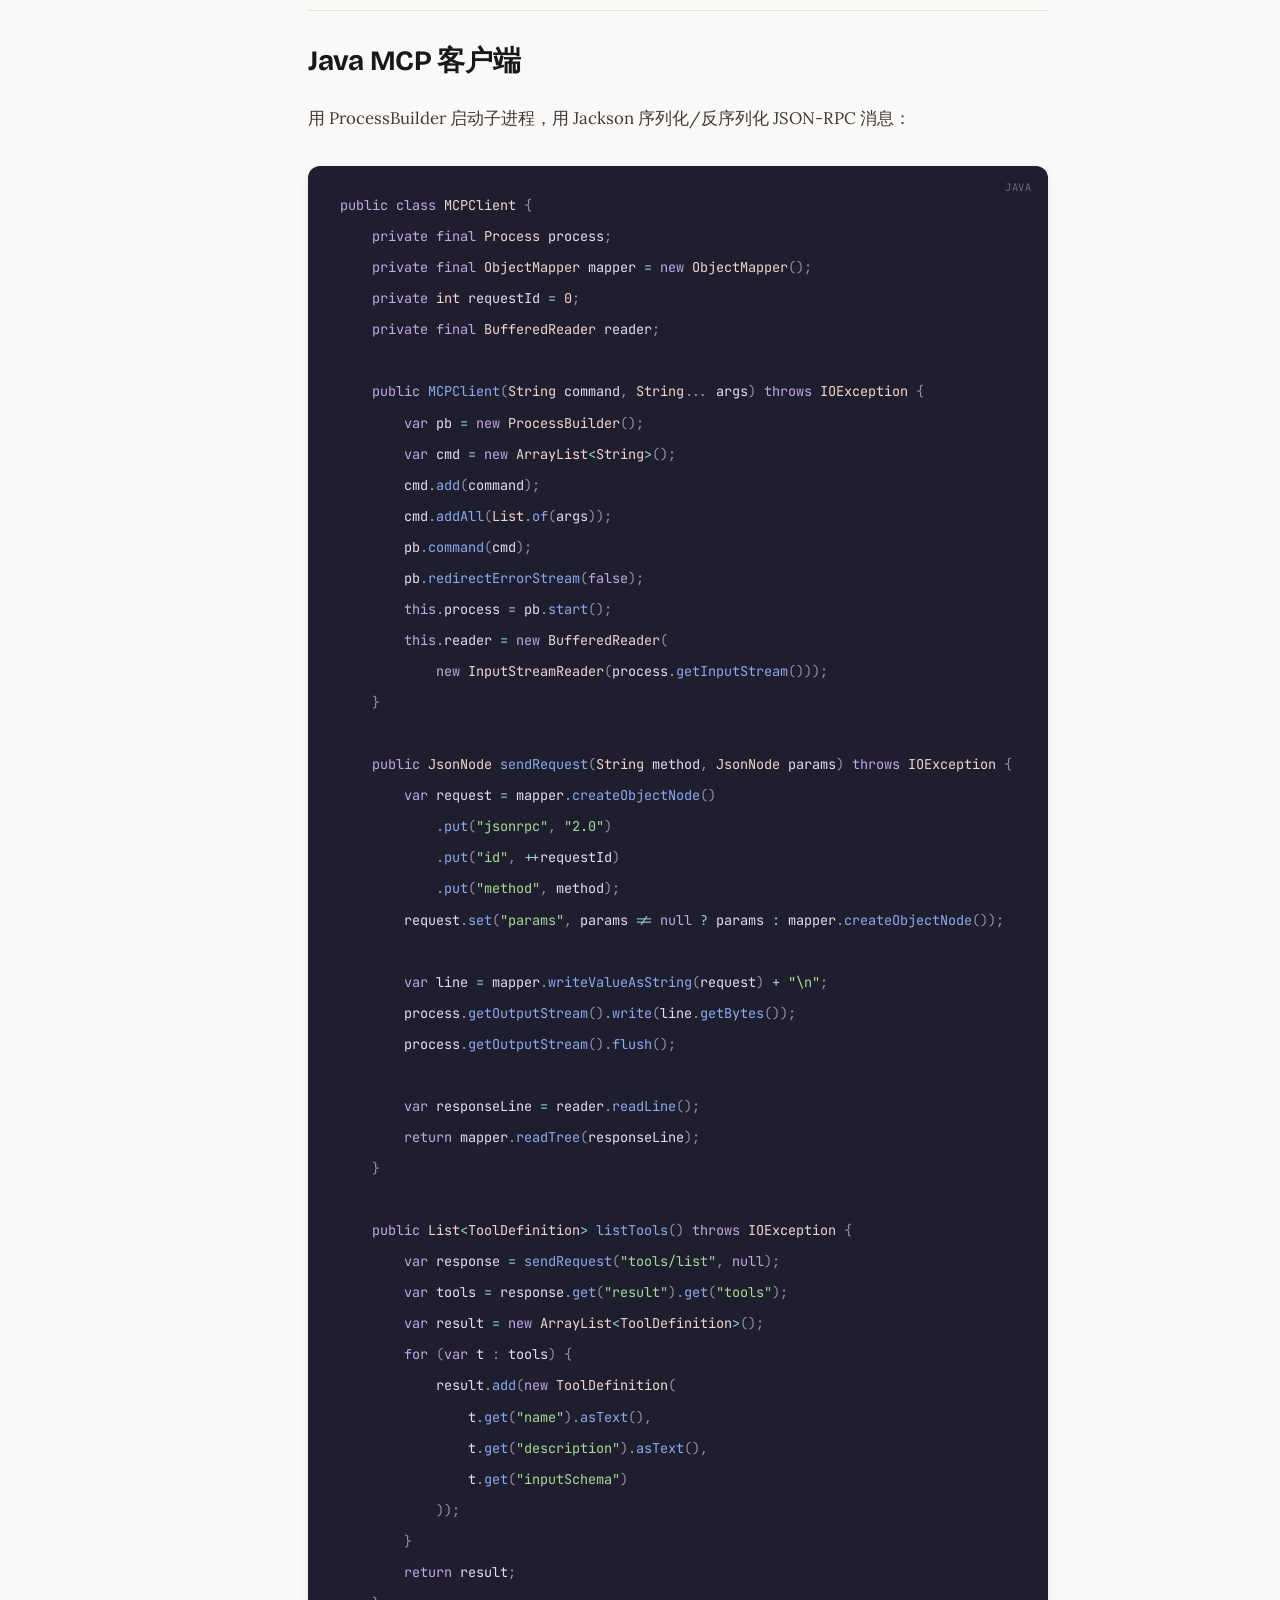
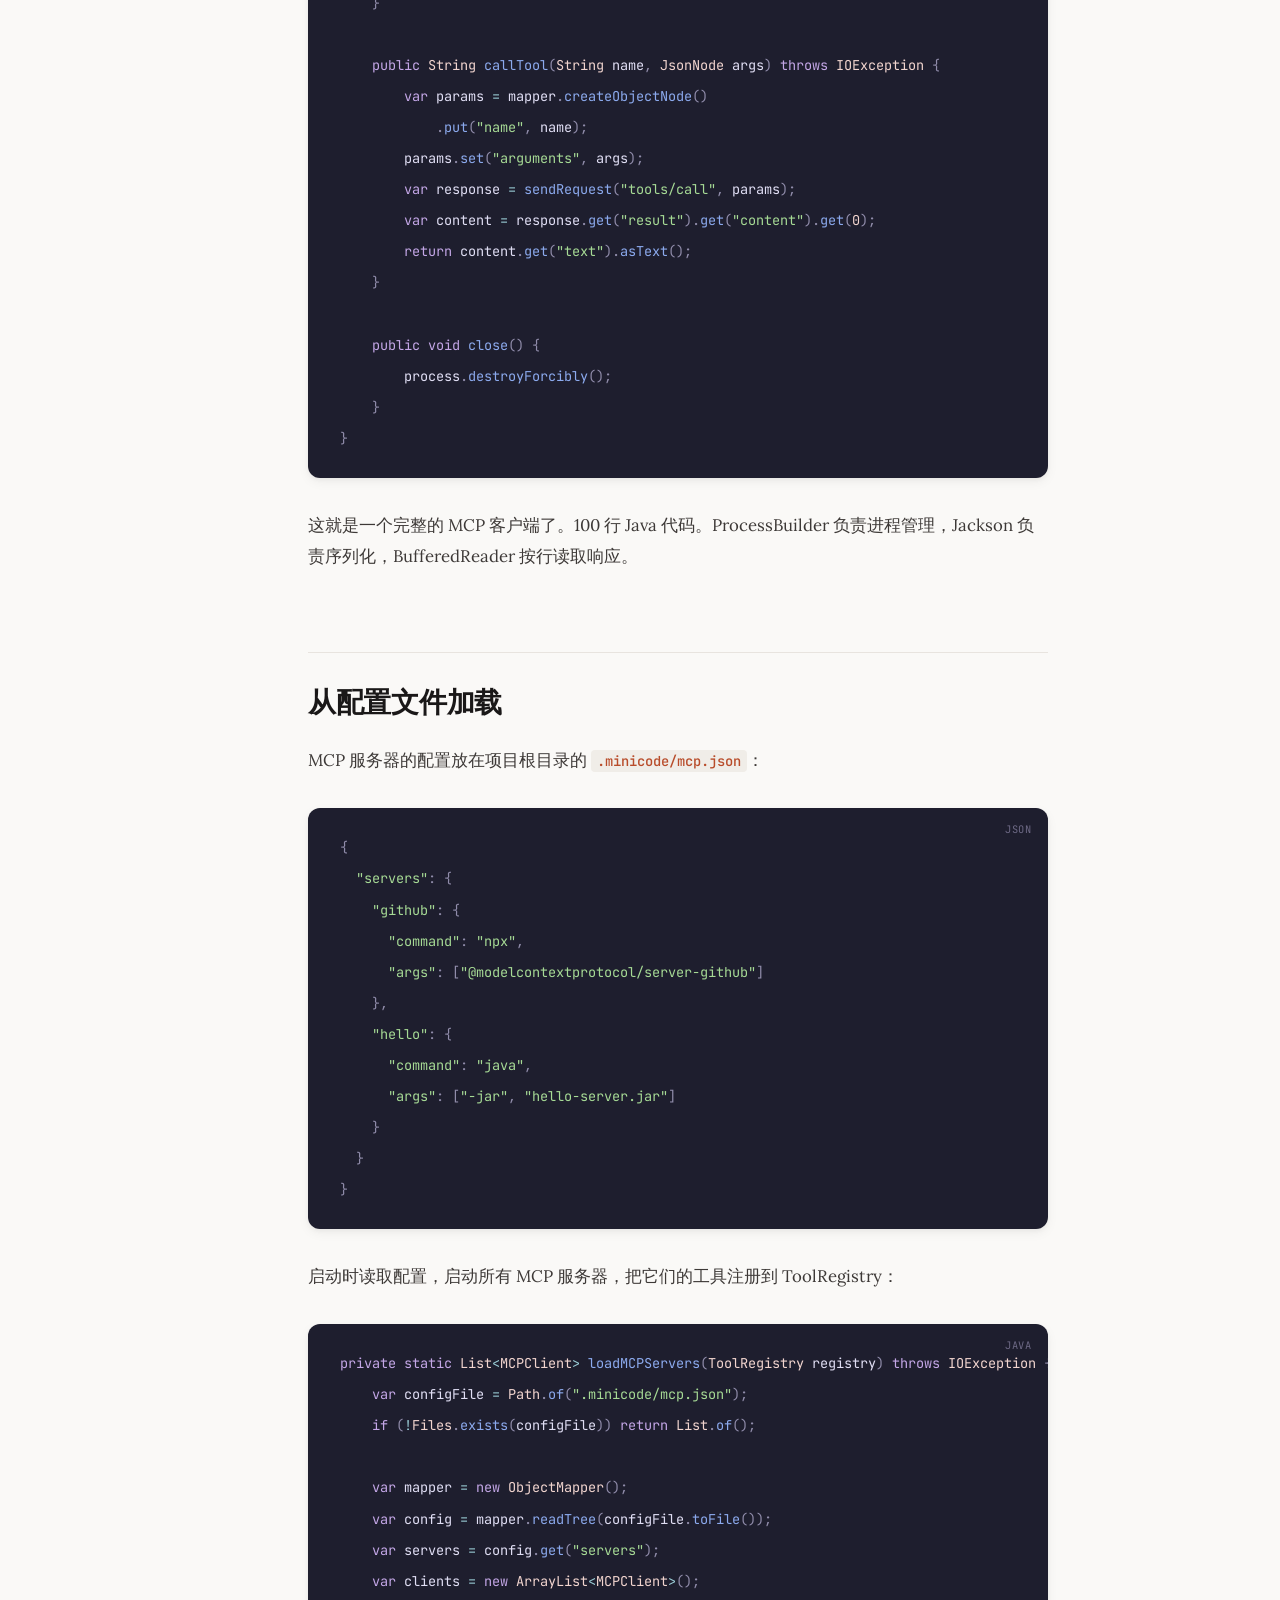
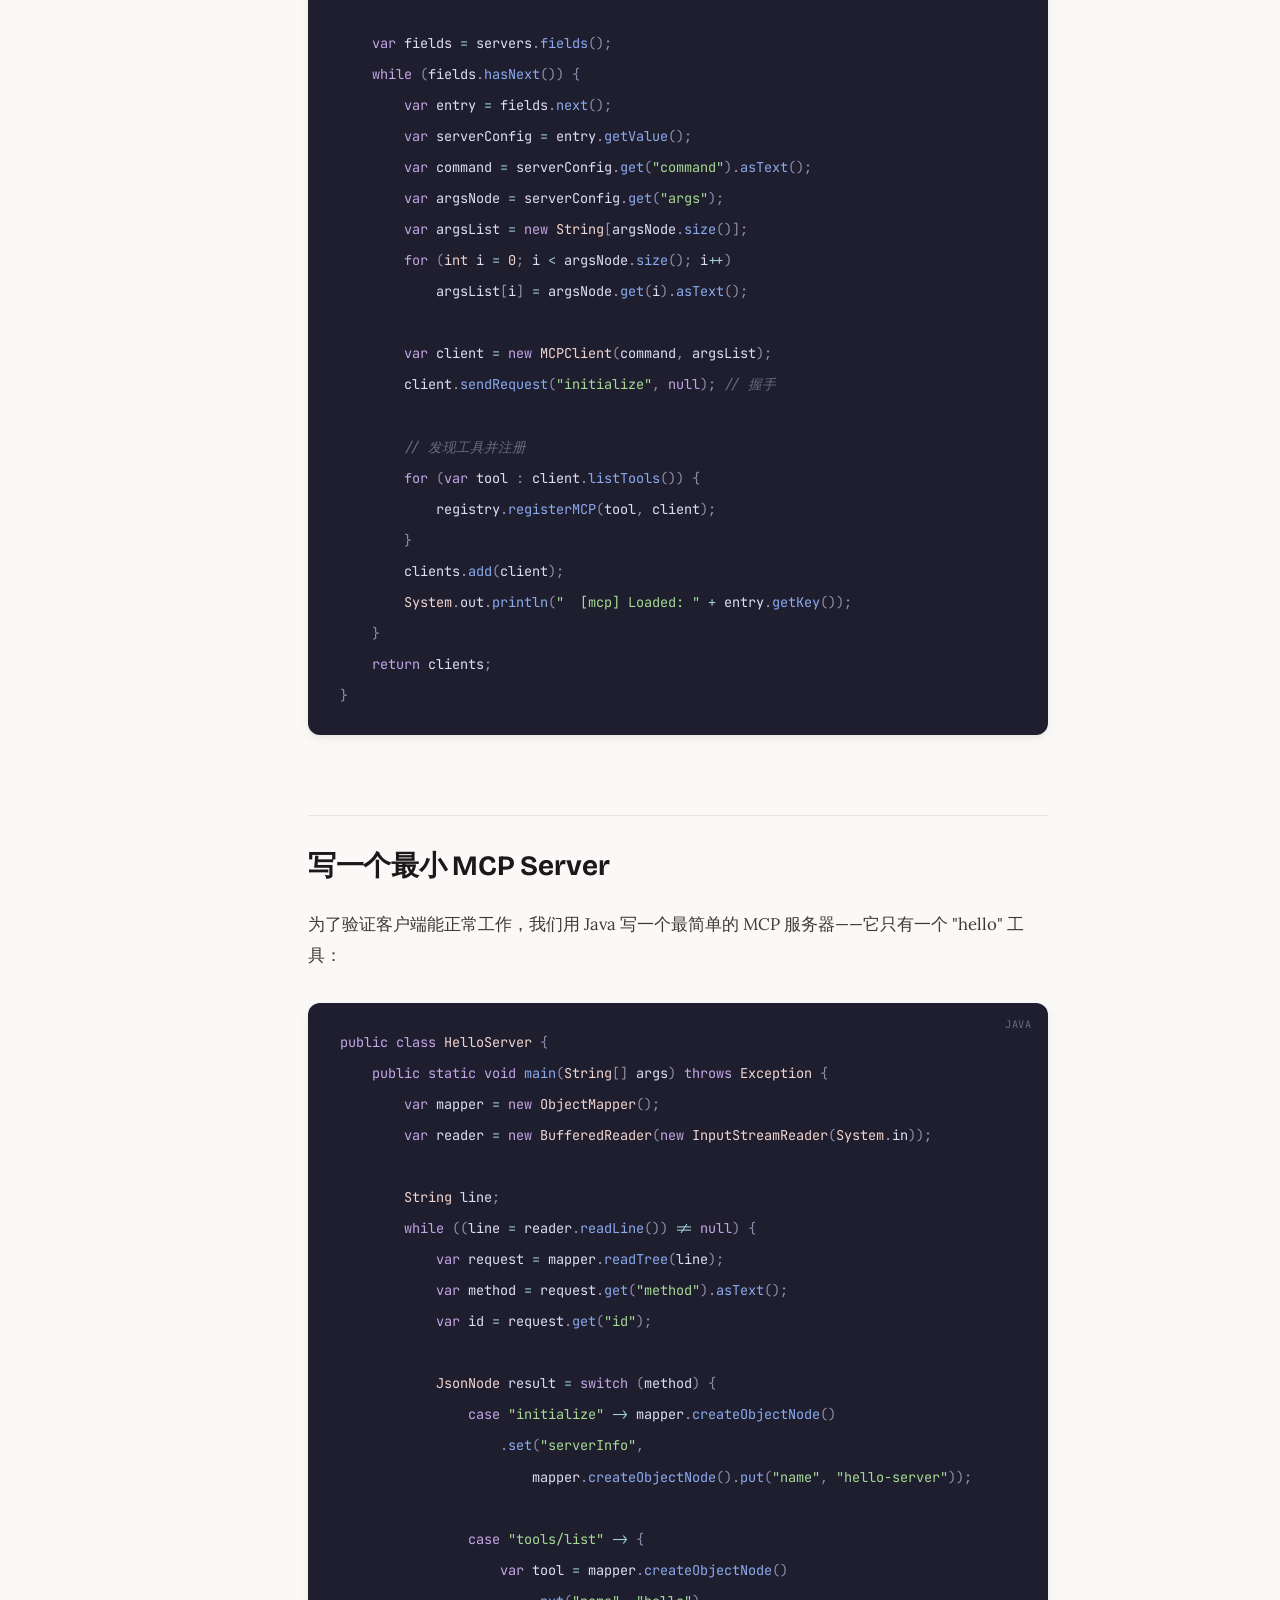
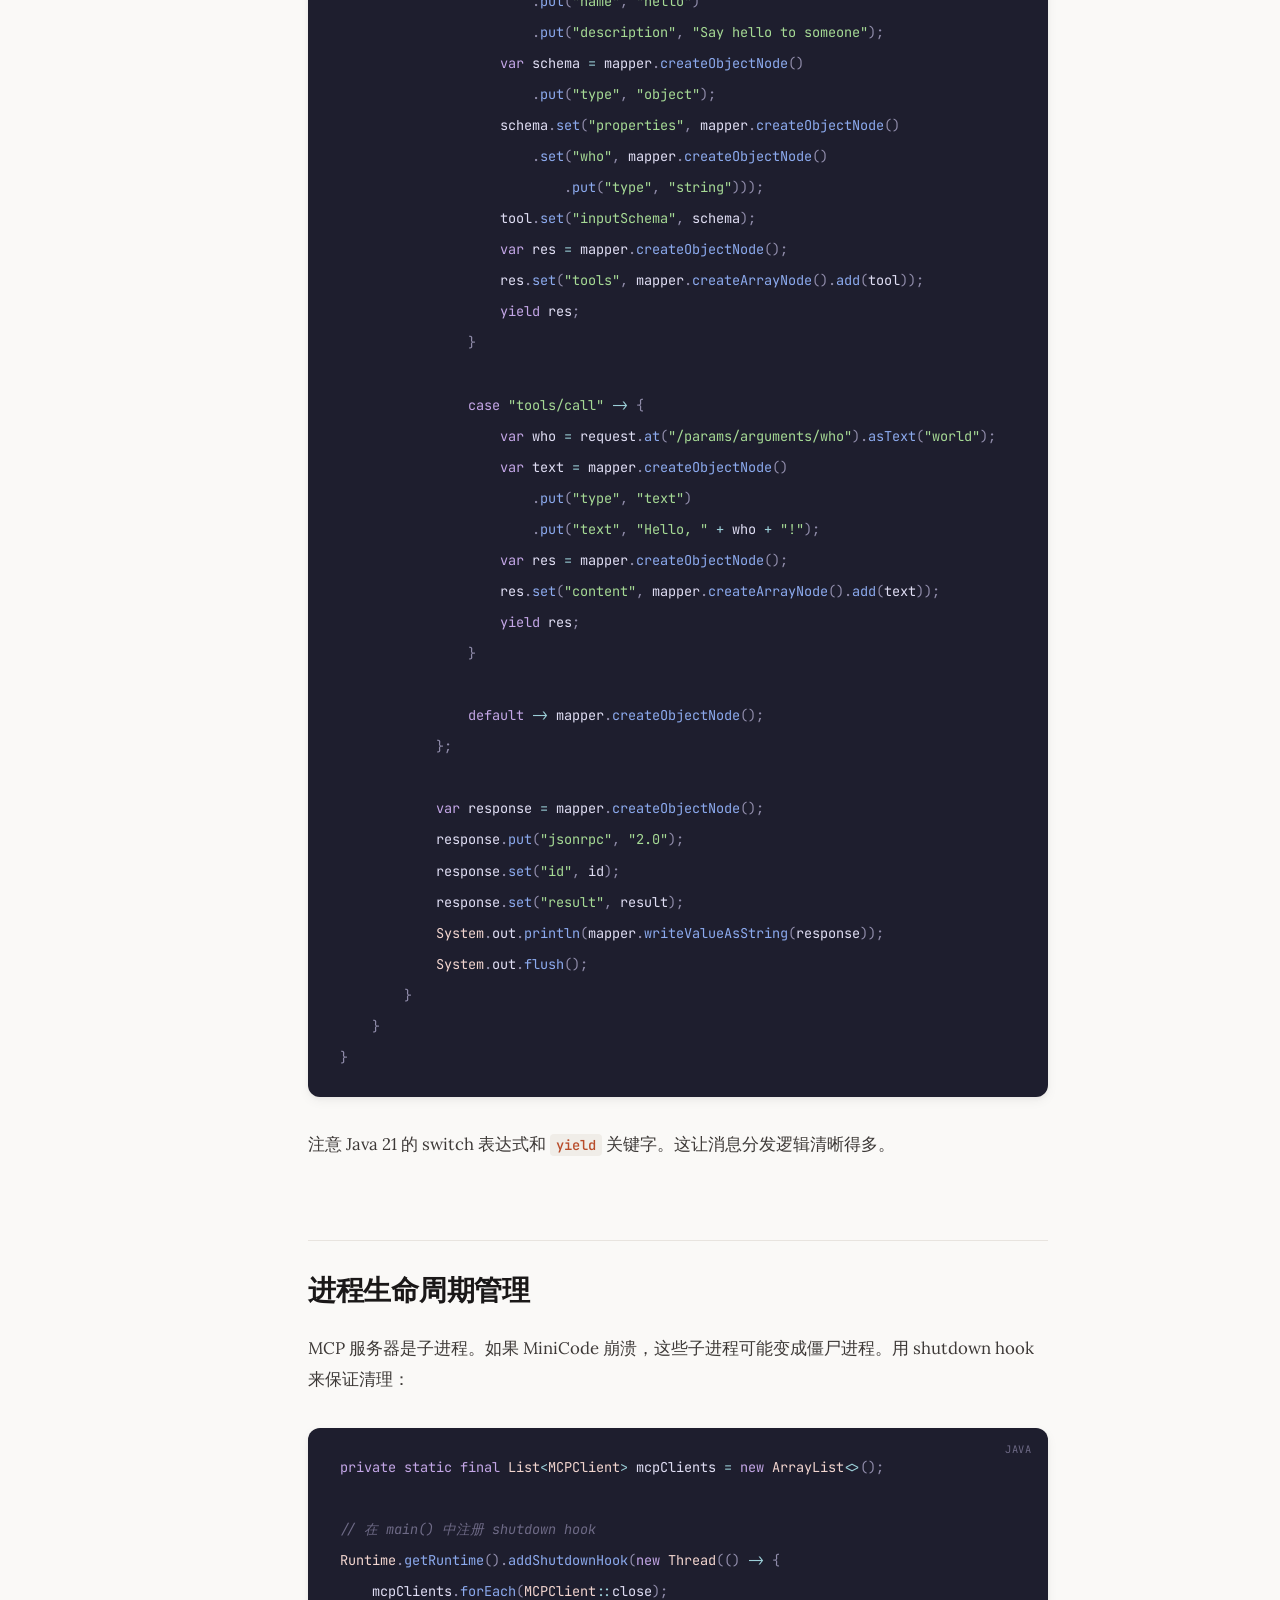
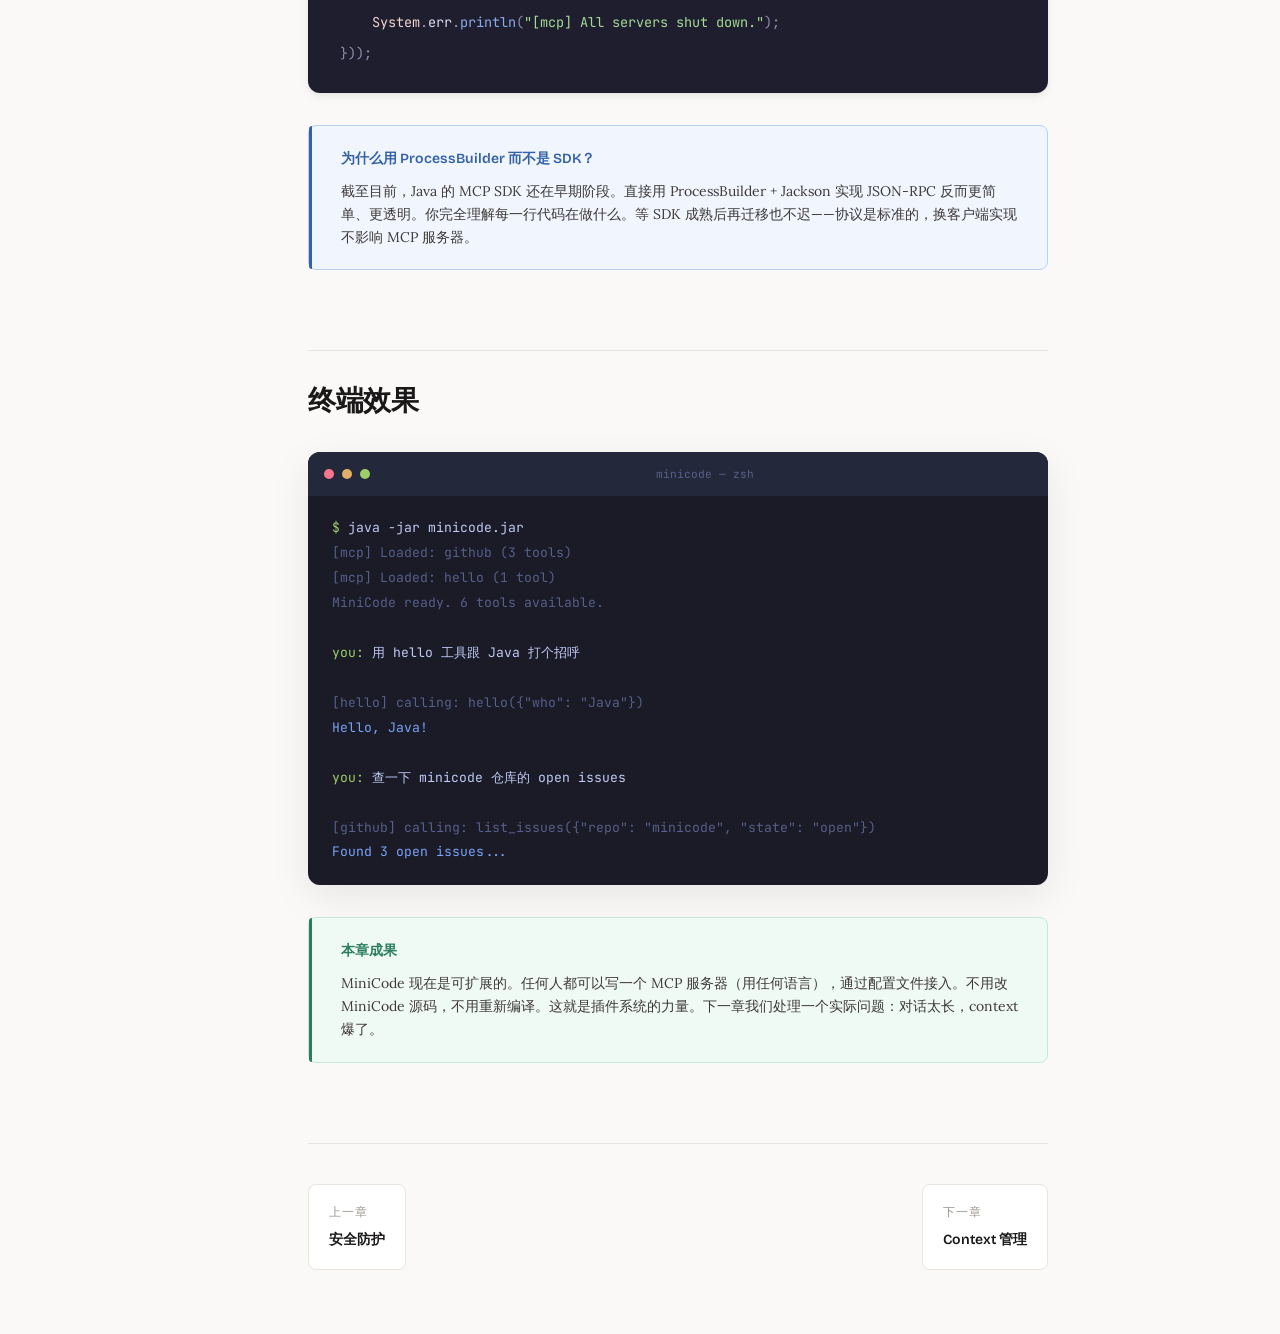
<file: chapters/06-mcp.html>
<!DOCTYPE html>
<html lang="zh-CN">
<head>
  <meta charset="UTF-8">
  <meta name="viewport" content="width=device-width, initial-scale=1.0">
  <title>06 - MCP 插件 | MiniCode (Java) 教程</title>
  <link rel="stylesheet" href="../styles/main.css">
</head>
<body>
  <div class="page-wrapper">
    <nav class="sidebar">
      <a href="../index.html" class="sidebar-logo">
        <span class="logo-mark"><svg width="14" height="14" viewBox="0 0 24 24" fill="none"><path d="M13 2L3 14h9l-1 8 10-12h-9l1-8z" fill="white"/></svg></span>
        MiniCode (Java)
      </a>
      <ul class="sidebar-nav">
        <li><a href="01-hello-claude.html"><span class="chapter-num">01</span> Hello, Claude</a></li>
        <li><a href="02-streaming-repl.html"><span class="chapter-num">02</span> 流式对话</a></li>
        <li><a href="03-first-tool.html"><span class="chapter-num">03</span> 第一个工具</a></li>
        <li><a href="04-tool-registry.html"><span class="chapter-num">04</span> 工具注册表</a></li>
        <li><a href="05-security.html"><span class="chapter-num">05</span> 安全防护</a></li>
        <li><a href="06-mcp.html" class="active"><span class="chapter-num">06</span> MCP 插件</a></li>
        <li><a href="07-context.html"><span class="chapter-num">07</span> Context 管理</a></li>
        <li><a href="08-ship-it.html"><span class="chapter-num">08</span> 打包发布</a></li>
      </ul>
    </nav>

    <main class="main-content">
      <header class="chapter-header">
        <span class="chapter-number">Chapter 06</span>
        <h1 class="chapter-title">MCP 插件</h1>
        <p class="chapter-subtitle">工具写死在代码里。想接 GitHub API？改源码。想加数据库查询？改源码。MCP 解决这个问题。</p>
      </header>

      <p>到目前为止，MiniCode 的每一个工具都硬编码在 Java 源码中。想给它加一个"查 Jira 工单"的能力？你得写一个新的 Tool 实现类，重新编译，重新打包。这不是插件系统，这是改代码。</p>

      <p>MCP（Model Context Protocol）解决了这个问题。它定义了一种标准协议，让 AI 宿主（我们的 MiniCode）可以与外部进程通信，动态发现和调用工具。就像 VS Code 的 Language Server Protocol，但面向 AI 工具调用。</p>

      <h2>MCP 的本质</h2>

      <p>MCP 本质上就是 <strong>JSON-RPC over stdin/stdout</strong>。宿主进程启动一个子进程，然后通过标准输入输出交换 JSON 消息。就这么简单。</p>

      <p>一次完整的交互看起来像这样：</p>

      <pre data-lang="json"><code><span class="token-comment">// Host → Server: 初始化</span>
<span class="token-punctuation">{</span><span class="token-string">"jsonrpc"</span><span class="token-punctuation">:</span> <span class="token-string">"2.0"</span><span class="token-punctuation">,</span> <span class="token-string">"id"</span><span class="token-punctuation">:</span> <span class="token-number">1</span><span class="token-punctuation">,</span> <span class="token-string">"method"</span><span class="token-punctuation">:</span> <span class="token-string">"initialize"</span><span class="token-punctuation">,</span> <span class="token-string">"params"</span><span class="token-punctuation">:</span> <span class="token-punctuation">{</span><span class="token-punctuation">}</span><span class="token-punctuation">}</span>

<span class="token-comment">// Host → Server: 发现工具</span>
<span class="token-punctuation">{</span><span class="token-string">"jsonrpc"</span><span class="token-punctuation">:</span> <span class="token-string">"2.0"</span><span class="token-punctuation">,</span> <span class="token-string">"id"</span><span class="token-punctuation">:</span> <span class="token-number">2</span><span class="token-punctuation">,</span> <span class="token-string">"method"</span><span class="token-punctuation">:</span> <span class="token-string">"tools/list"</span><span class="token-punctuation">,</span> <span class="token-string">"params"</span><span class="token-punctuation">:</span> <span class="token-punctuation">{</span><span class="token-punctuation">}</span><span class="token-punctuation">}</span>

<span class="token-comment">// Host → Server: 调用工具</span>
<span class="token-punctuation">{</span><span class="token-string">"jsonrpc"</span><span class="token-punctuation">:</span> <span class="token-string">"2.0"</span><span class="token-punctuation">,</span> <span class="token-string">"id"</span><span class="token-punctuation">:</span> <span class="token-number">3</span><span class="token-punctuation">,</span> <span class="token-string">"method"</span><span class="token-punctuation">:</span> <span class="token-string">"tools/call"</span><span class="token-punctuation">,</span>
 <span class="token-string">"params"</span><span class="token-punctuation">:</span> <span class="token-punctuation">{</span><span class="token-string">"name"</span><span class="token-punctuation">:</span> <span class="token-string">"hello"</span><span class="token-punctuation">,</span> <span class="token-string">"arguments"</span><span class="token-punctuation">:</span> <span class="token-punctuation">{</span><span class="token-string">"who"</span><span class="token-punctuation">:</span> <span class="token-string">"world"</span><span class="token-punctuation">}</span><span class="token-punctuation">}</span><span class="token-punctuation">}</span></code></pre>

      <h2>架构图</h2>

      <div class="diagram-container">
        <svg width="580" height="140" viewBox="0 0 580 140" fill="none" xmlns="http://www.w3.org/2000/svg">
          <rect x="1" y="30" width="160" height="80" rx="8" fill="white" stroke="#b84c2a" stroke-width="2"/>
          <text x="81" y="65" text-anchor="middle" font-family="JetBrains Mono, monospace" font-size="12" font-weight="600" fill="#1a1818">MiniCode</text>
          <text x="81" y="85" text-anchor="middle" font-family="JetBrains Mono, monospace" font-size="10" fill="#6b6560">(Host / Java)</text>

          <rect x="420" y="30" width="160" height="80" rx="8" fill="white" stroke="#3562a6" stroke-width="2"/>
          <text x="500" y="65" text-anchor="middle" font-family="JetBrains Mono, monospace" font-size="12" font-weight="600" fill="#1a1818">MCP Server</text>
          <text x="500" y="85" text-anchor="middle" font-family="JetBrains Mono, monospace" font-size="10" fill="#6b6560">(subprocess)</text>

          <line x1="161" y1="60" x2="420" y2="60" stroke="#b84c2a" stroke-width="1.5" stroke-dasharray="6 3"/>
          <polygon points="415,56 425,60 415,64" fill="#b84c2a"/>
          <text x="290" y="52" text-anchor="middle" font-family="JetBrains Mono, monospace" font-size="9" fill="#6b6560">stdin (JSON-RPC request)</text>

          <line x1="420" y1="82" x2="161" y2="82" stroke="#3562a6" stroke-width="1.5" stroke-dasharray="6 3"/>
          <polygon points="166,78 156,82 166,86" fill="#3562a6"/>
          <text x="290" y="100" text-anchor="middle" font-family="JetBrains Mono, monospace" font-size="9" fill="#6b6560">stdout (JSON-RPC response)</text>
        </svg>
        <p class="diagram-caption">MCP 通信模型：Host 通过 stdin/stdout 与子进程交换 JSON-RPC 消息</p>
      </div>

      <h2>Java MCP 客户端</h2>

      <p>用 ProcessBuilder 启动子进程，用 Jackson 序列化/反序列化 JSON-RPC 消息：</p>

      <pre data-lang="java"><code><span class="token-keyword">public class</span> <span class="token-type">MCPClient</span> <span class="token-punctuation">{</span>
    <span class="token-keyword">private final</span> <span class="token-type">Process</span> <span class="token-variable">process</span><span class="token-punctuation">;</span>
    <span class="token-keyword">private final</span> <span class="token-type">ObjectMapper</span> <span class="token-variable">mapper</span> <span class="token-operator">=</span> <span class="token-keyword">new</span> <span class="token-type">ObjectMapper</span><span class="token-punctuation">(</span><span class="token-punctuation">)</span><span class="token-punctuation">;</span>
    <span class="token-keyword">private</span> <span class="token-type">int</span> <span class="token-variable">requestId</span> <span class="token-operator">=</span> <span class="token-number">0</span><span class="token-punctuation">;</span>
    <span class="token-keyword">private final</span> <span class="token-type">BufferedReader</span> <span class="token-variable">reader</span><span class="token-punctuation">;</span>

    <span class="token-keyword">public</span> <span class="token-function">MCPClient</span><span class="token-punctuation">(</span><span class="token-type">String</span> <span class="token-variable">command</span><span class="token-punctuation">,</span> <span class="token-type">String</span><span class="token-punctuation">...</span> <span class="token-variable">args</span><span class="token-punctuation">)</span> <span class="token-keyword">throws</span> <span class="token-type">IOException</span> <span class="token-punctuation">{</span>
        <span class="token-keyword">var</span> <span class="token-variable">pb</span> <span class="token-operator">=</span> <span class="token-keyword">new</span> <span class="token-type">ProcessBuilder</span><span class="token-punctuation">(</span><span class="token-punctuation">)</span><span class="token-punctuation">;</span>
        <span class="token-keyword">var</span> <span class="token-variable">cmd</span> <span class="token-operator">=</span> <span class="token-keyword">new</span> <span class="token-type">ArrayList</span><span class="token-operator">&lt;</span><span class="token-type">String</span><span class="token-operator">&gt;</span><span class="token-punctuation">(</span><span class="token-punctuation">)</span><span class="token-punctuation">;</span>
        <span class="token-variable">cmd</span><span class="token-punctuation">.</span><span class="token-function">add</span><span class="token-punctuation">(</span><span class="token-variable">command</span><span class="token-punctuation">)</span><span class="token-punctuation">;</span>
        <span class="token-variable">cmd</span><span class="token-punctuation">.</span><span class="token-function">addAll</span><span class="token-punctuation">(</span><span class="token-type">List</span><span class="token-punctuation">.</span><span class="token-function">of</span><span class="token-punctuation">(</span><span class="token-variable">args</span><span class="token-punctuation">)</span><span class="token-punctuation">)</span><span class="token-punctuation">;</span>
        <span class="token-variable">pb</span><span class="token-punctuation">.</span><span class="token-function">command</span><span class="token-punctuation">(</span><span class="token-variable">cmd</span><span class="token-punctuation">)</span><span class="token-punctuation">;</span>
        <span class="token-variable">pb</span><span class="token-punctuation">.</span><span class="token-function">redirectErrorStream</span><span class="token-punctuation">(</span><span class="token-keyword">false</span><span class="token-punctuation">)</span><span class="token-punctuation">;</span>
        <span class="token-keyword">this</span><span class="token-punctuation">.</span><span class="token-variable">process</span> <span class="token-operator">=</span> <span class="token-variable">pb</span><span class="token-punctuation">.</span><span class="token-function">start</span><span class="token-punctuation">(</span><span class="token-punctuation">)</span><span class="token-punctuation">;</span>
        <span class="token-keyword">this</span><span class="token-punctuation">.</span><span class="token-variable">reader</span> <span class="token-operator">=</span> <span class="token-keyword">new</span> <span class="token-type">BufferedReader</span><span class="token-punctuation">(</span>
            <span class="token-keyword">new</span> <span class="token-type">InputStreamReader</span><span class="token-punctuation">(</span><span class="token-variable">process</span><span class="token-punctuation">.</span><span class="token-function">getInputStream</span><span class="token-punctuation">(</span><span class="token-punctuation">)</span><span class="token-punctuation">)</span><span class="token-punctuation">)</span><span class="token-punctuation">;</span>
    <span class="token-punctuation">}</span>

    <span class="token-keyword">public</span> <span class="token-type">JsonNode</span> <span class="token-function">sendRequest</span><span class="token-punctuation">(</span><span class="token-type">String</span> <span class="token-variable">method</span><span class="token-punctuation">,</span> <span class="token-type">JsonNode</span> <span class="token-variable">params</span><span class="token-punctuation">)</span> <span class="token-keyword">throws</span> <span class="token-type">IOException</span> <span class="token-punctuation">{</span>
        <span class="token-keyword">var</span> <span class="token-variable">request</span> <span class="token-operator">=</span> <span class="token-variable">mapper</span><span class="token-punctuation">.</span><span class="token-function">createObjectNode</span><span class="token-punctuation">(</span><span class="token-punctuation">)</span>
            <span class="token-punctuation">.</span><span class="token-function">put</span><span class="token-punctuation">(</span><span class="token-string">"jsonrpc"</span><span class="token-punctuation">,</span> <span class="token-string">"2.0"</span><span class="token-punctuation">)</span>
            <span class="token-punctuation">.</span><span class="token-function">put</span><span class="token-punctuation">(</span><span class="token-string">"id"</span><span class="token-punctuation">,</span> <span class="token-operator">++</span><span class="token-variable">requestId</span><span class="token-punctuation">)</span>
            <span class="token-punctuation">.</span><span class="token-function">put</span><span class="token-punctuation">(</span><span class="token-string">"method"</span><span class="token-punctuation">,</span> <span class="token-variable">method</span><span class="token-punctuation">)</span><span class="token-punctuation">;</span>
        <span class="token-variable">request</span><span class="token-punctuation">.</span><span class="token-function">set</span><span class="token-punctuation">(</span><span class="token-string">"params"</span><span class="token-punctuation">,</span> <span class="token-variable">params</span> <span class="token-operator">!=</span> <span class="token-keyword">null</span> <span class="token-operator">?</span> <span class="token-variable">params</span> <span class="token-operator">:</span> <span class="token-variable">mapper</span><span class="token-punctuation">.</span><span class="token-function">createObjectNode</span><span class="token-punctuation">(</span><span class="token-punctuation">)</span><span class="token-punctuation">)</span><span class="token-punctuation">;</span>

        <span class="token-keyword">var</span> <span class="token-variable">line</span> <span class="token-operator">=</span> <span class="token-variable">mapper</span><span class="token-punctuation">.</span><span class="token-function">writeValueAsString</span><span class="token-punctuation">(</span><span class="token-variable">request</span><span class="token-punctuation">)</span> <span class="token-operator">+</span> <span class="token-string">"\n"</span><span class="token-punctuation">;</span>
        <span class="token-variable">process</span><span class="token-punctuation">.</span><span class="token-function">getOutputStream</span><span class="token-punctuation">(</span><span class="token-punctuation">)</span><span class="token-punctuation">.</span><span class="token-function">write</span><span class="token-punctuation">(</span><span class="token-variable">line</span><span class="token-punctuation">.</span><span class="token-function">getBytes</span><span class="token-punctuation">(</span><span class="token-punctuation">)</span><span class="token-punctuation">)</span><span class="token-punctuation">;</span>
        <span class="token-variable">process</span><span class="token-punctuation">.</span><span class="token-function">getOutputStream</span><span class="token-punctuation">(</span><span class="token-punctuation">)</span><span class="token-punctuation">.</span><span class="token-function">flush</span><span class="token-punctuation">(</span><span class="token-punctuation">)</span><span class="token-punctuation">;</span>

        <span class="token-keyword">var</span> <span class="token-variable">responseLine</span> <span class="token-operator">=</span> <span class="token-variable">reader</span><span class="token-punctuation">.</span><span class="token-function">readLine</span><span class="token-punctuation">(</span><span class="token-punctuation">)</span><span class="token-punctuation">;</span>
        <span class="token-keyword">return</span> <span class="token-variable">mapper</span><span class="token-punctuation">.</span><span class="token-function">readTree</span><span class="token-punctuation">(</span><span class="token-variable">responseLine</span><span class="token-punctuation">)</span><span class="token-punctuation">;</span>
    <span class="token-punctuation">}</span>

    <span class="token-keyword">public</span> <span class="token-type">List</span><span class="token-operator">&lt;</span><span class="token-type">ToolDefinition</span><span class="token-operator">&gt;</span> <span class="token-function">listTools</span><span class="token-punctuation">(</span><span class="token-punctuation">)</span> <span class="token-keyword">throws</span> <span class="token-type">IOException</span> <span class="token-punctuation">{</span>
        <span class="token-keyword">var</span> <span class="token-variable">response</span> <span class="token-operator">=</span> <span class="token-function">sendRequest</span><span class="token-punctuation">(</span><span class="token-string">"tools/list"</span><span class="token-punctuation">,</span> <span class="token-keyword">null</span><span class="token-punctuation">)</span><span class="token-punctuation">;</span>
        <span class="token-keyword">var</span> <span class="token-variable">tools</span> <span class="token-operator">=</span> <span class="token-variable">response</span><span class="token-punctuation">.</span><span class="token-function">get</span><span class="token-punctuation">(</span><span class="token-string">"result"</span><span class="token-punctuation">)</span><span class="token-punctuation">.</span><span class="token-function">get</span><span class="token-punctuation">(</span><span class="token-string">"tools"</span><span class="token-punctuation">)</span><span class="token-punctuation">;</span>
        <span class="token-keyword">var</span> <span class="token-variable">result</span> <span class="token-operator">=</span> <span class="token-keyword">new</span> <span class="token-type">ArrayList</span><span class="token-operator">&lt;</span><span class="token-type">ToolDefinition</span><span class="token-operator">&gt;</span><span class="token-punctuation">(</span><span class="token-punctuation">)</span><span class="token-punctuation">;</span>
        <span class="token-keyword">for</span> <span class="token-punctuation">(</span><span class="token-keyword">var</span> <span class="token-variable">t</span> <span class="token-punctuation">:</span> <span class="token-variable">tools</span><span class="token-punctuation">)</span> <span class="token-punctuation">{</span>
            <span class="token-variable">result</span><span class="token-punctuation">.</span><span class="token-function">add</span><span class="token-punctuation">(</span><span class="token-keyword">new</span> <span class="token-type">ToolDefinition</span><span class="token-punctuation">(</span>
                <span class="token-variable">t</span><span class="token-punctuation">.</span><span class="token-function">get</span><span class="token-punctuation">(</span><span class="token-string">"name"</span><span class="token-punctuation">)</span><span class="token-punctuation">.</span><span class="token-function">asText</span><span class="token-punctuation">(</span><span class="token-punctuation">)</span><span class="token-punctuation">,</span>
                <span class="token-variable">t</span><span class="token-punctuation">.</span><span class="token-function">get</span><span class="token-punctuation">(</span><span class="token-string">"description"</span><span class="token-punctuation">)</span><span class="token-punctuation">.</span><span class="token-function">asText</span><span class="token-punctuation">(</span><span class="token-punctuation">)</span><span class="token-punctuation">,</span>
                <span class="token-variable">t</span><span class="token-punctuation">.</span><span class="token-function">get</span><span class="token-punctuation">(</span><span class="token-string">"inputSchema"</span><span class="token-punctuation">)</span>
            <span class="token-punctuation">)</span><span class="token-punctuation">)</span><span class="token-punctuation">;</span>
        <span class="token-punctuation">}</span>
        <span class="token-keyword">return</span> <span class="token-variable">result</span><span class="token-punctuation">;</span>
    <span class="token-punctuation">}</span>

    <span class="token-keyword">public</span> <span class="token-type">String</span> <span class="token-function">callTool</span><span class="token-punctuation">(</span><span class="token-type">String</span> <span class="token-variable">name</span><span class="token-punctuation">,</span> <span class="token-type">JsonNode</span> <span class="token-variable">args</span><span class="token-punctuation">)</span> <span class="token-keyword">throws</span> <span class="token-type">IOException</span> <span class="token-punctuation">{</span>
        <span class="token-keyword">var</span> <span class="token-variable">params</span> <span class="token-operator">=</span> <span class="token-variable">mapper</span><span class="token-punctuation">.</span><span class="token-function">createObjectNode</span><span class="token-punctuation">(</span><span class="token-punctuation">)</span>
            <span class="token-punctuation">.</span><span class="token-function">put</span><span class="token-punctuation">(</span><span class="token-string">"name"</span><span class="token-punctuation">,</span> <span class="token-variable">name</span><span class="token-punctuation">)</span><span class="token-punctuation">;</span>
        <span class="token-variable">params</span><span class="token-punctuation">.</span><span class="token-function">set</span><span class="token-punctuation">(</span><span class="token-string">"arguments"</span><span class="token-punctuation">,</span> <span class="token-variable">args</span><span class="token-punctuation">)</span><span class="token-punctuation">;</span>
        <span class="token-keyword">var</span> <span class="token-variable">response</span> <span class="token-operator">=</span> <span class="token-function">sendRequest</span><span class="token-punctuation">(</span><span class="token-string">"tools/call"</span><span class="token-punctuation">,</span> <span class="token-variable">params</span><span class="token-punctuation">)</span><span class="token-punctuation">;</span>
        <span class="token-keyword">var</span> <span class="token-variable">content</span> <span class="token-operator">=</span> <span class="token-variable">response</span><span class="token-punctuation">.</span><span class="token-function">get</span><span class="token-punctuation">(</span><span class="token-string">"result"</span><span class="token-punctuation">)</span><span class="token-punctuation">.</span><span class="token-function">get</span><span class="token-punctuation">(</span><span class="token-string">"content"</span><span class="token-punctuation">)</span><span class="token-punctuation">.</span><span class="token-function">get</span><span class="token-punctuation">(</span><span class="token-number">0</span><span class="token-punctuation">)</span><span class="token-punctuation">;</span>
        <span class="token-keyword">return</span> <span class="token-variable">content</span><span class="token-punctuation">.</span><span class="token-function">get</span><span class="token-punctuation">(</span><span class="token-string">"text"</span><span class="token-punctuation">)</span><span class="token-punctuation">.</span><span class="token-function">asText</span><span class="token-punctuation">(</span><span class="token-punctuation">)</span><span class="token-punctuation">;</span>
    <span class="token-punctuation">}</span>

    <span class="token-keyword">public void</span> <span class="token-function">close</span><span class="token-punctuation">(</span><span class="token-punctuation">)</span> <span class="token-punctuation">{</span>
        <span class="token-variable">process</span><span class="token-punctuation">.</span><span class="token-function">destroyForcibly</span><span class="token-punctuation">(</span><span class="token-punctuation">)</span><span class="token-punctuation">;</span>
    <span class="token-punctuation">}</span>
<span class="token-punctuation">}</span></code></pre>

      <p>这就是一个完整的 MCP 客户端了。100 行 Java 代码。ProcessBuilder 负责进程管理，Jackson 负责序列化，BufferedReader 按行读取响应。</p>

      <h2>从配置文件加载</h2>

      <p>MCP 服务器的配置放在项目根目录的 <code>.minicode/mcp.json</code>：</p>

      <pre data-lang="json"><code><span class="token-punctuation">{</span>
  <span class="token-string">"servers"</span><span class="token-punctuation">:</span> <span class="token-punctuation">{</span>
    <span class="token-string">"github"</span><span class="token-punctuation">:</span> <span class="token-punctuation">{</span>
      <span class="token-string">"command"</span><span class="token-punctuation">:</span> <span class="token-string">"npx"</span><span class="token-punctuation">,</span>
      <span class="token-string">"args"</span><span class="token-punctuation">:</span> <span class="token-punctuation">[</span><span class="token-string">"@modelcontextprotocol/server-github"</span><span class="token-punctuation">]</span>
    <span class="token-punctuation">}</span><span class="token-punctuation">,</span>
    <span class="token-string">"hello"</span><span class="token-punctuation">:</span> <span class="token-punctuation">{</span>
      <span class="token-string">"command"</span><span class="token-punctuation">:</span> <span class="token-string">"java"</span><span class="token-punctuation">,</span>
      <span class="token-string">"args"</span><span class="token-punctuation">:</span> <span class="token-punctuation">[</span><span class="token-string">"-jar"</span><span class="token-punctuation">,</span> <span class="token-string">"hello-server.jar"</span><span class="token-punctuation">]</span>
    <span class="token-punctuation">}</span>
  <span class="token-punctuation">}</span>
<span class="token-punctuation">}</span></code></pre>

      <p>启动时读取配置，启动所有 MCP 服务器，把它们的工具注册到 ToolRegistry：</p>

      <pre data-lang="java"><code><span class="token-keyword">private static</span> <span class="token-type">List</span><span class="token-operator">&lt;</span><span class="token-type">MCPClient</span><span class="token-operator">&gt;</span> <span class="token-function">loadMCPServers</span><span class="token-punctuation">(</span><span class="token-type">ToolRegistry</span> <span class="token-variable">registry</span><span class="token-punctuation">)</span> <span class="token-keyword">throws</span> <span class="token-type">IOException</span> <span class="token-punctuation">{</span>
    <span class="token-keyword">var</span> <span class="token-variable">configFile</span> <span class="token-operator">=</span> <span class="token-type">Path</span><span class="token-punctuation">.</span><span class="token-function">of</span><span class="token-punctuation">(</span><span class="token-string">".minicode/mcp.json"</span><span class="token-punctuation">)</span><span class="token-punctuation">;</span>
    <span class="token-keyword">if</span> <span class="token-punctuation">(</span><span class="token-operator">!</span><span class="token-type">Files</span><span class="token-punctuation">.</span><span class="token-function">exists</span><span class="token-punctuation">(</span><span class="token-variable">configFile</span><span class="token-punctuation">)</span><span class="token-punctuation">)</span> <span class="token-keyword">return</span> <span class="token-type">List</span><span class="token-punctuation">.</span><span class="token-function">of</span><span class="token-punctuation">(</span><span class="token-punctuation">)</span><span class="token-punctuation">;</span>

    <span class="token-keyword">var</span> <span class="token-variable">mapper</span> <span class="token-operator">=</span> <span class="token-keyword">new</span> <span class="token-type">ObjectMapper</span><span class="token-punctuation">(</span><span class="token-punctuation">)</span><span class="token-punctuation">;</span>
    <span class="token-keyword">var</span> <span class="token-variable">config</span> <span class="token-operator">=</span> <span class="token-variable">mapper</span><span class="token-punctuation">.</span><span class="token-function">readTree</span><span class="token-punctuation">(</span><span class="token-variable">configFile</span><span class="token-punctuation">.</span><span class="token-function">toFile</span><span class="token-punctuation">(</span><span class="token-punctuation">)</span><span class="token-punctuation">)</span><span class="token-punctuation">;</span>
    <span class="token-keyword">var</span> <span class="token-variable">servers</span> <span class="token-operator">=</span> <span class="token-variable">config</span><span class="token-punctuation">.</span><span class="token-function">get</span><span class="token-punctuation">(</span><span class="token-string">"servers"</span><span class="token-punctuation">)</span><span class="token-punctuation">;</span>
    <span class="token-keyword">var</span> <span class="token-variable">clients</span> <span class="token-operator">=</span> <span class="token-keyword">new</span> <span class="token-type">ArrayList</span><span class="token-operator">&lt;</span><span class="token-type">MCPClient</span><span class="token-operator">&gt;</span><span class="token-punctuation">(</span><span class="token-punctuation">)</span><span class="token-punctuation">;</span>

    <span class="token-keyword">var</span> <span class="token-variable">fields</span> <span class="token-operator">=</span> <span class="token-variable">servers</span><span class="token-punctuation">.</span><span class="token-function">fields</span><span class="token-punctuation">(</span><span class="token-punctuation">)</span><span class="token-punctuation">;</span>
    <span class="token-keyword">while</span> <span class="token-punctuation">(</span><span class="token-variable">fields</span><span class="token-punctuation">.</span><span class="token-function">hasNext</span><span class="token-punctuation">(</span><span class="token-punctuation">)</span><span class="token-punctuation">)</span> <span class="token-punctuation">{</span>
        <span class="token-keyword">var</span> <span class="token-variable">entry</span> <span class="token-operator">=</span> <span class="token-variable">fields</span><span class="token-punctuation">.</span><span class="token-function">next</span><span class="token-punctuation">(</span><span class="token-punctuation">)</span><span class="token-punctuation">;</span>
        <span class="token-keyword">var</span> <span class="token-variable">serverConfig</span> <span class="token-operator">=</span> <span class="token-variable">entry</span><span class="token-punctuation">.</span><span class="token-function">getValue</span><span class="token-punctuation">(</span><span class="token-punctuation">)</span><span class="token-punctuation">;</span>
        <span class="token-keyword">var</span> <span class="token-variable">command</span> <span class="token-operator">=</span> <span class="token-variable">serverConfig</span><span class="token-punctuation">.</span><span class="token-function">get</span><span class="token-punctuation">(</span><span class="token-string">"command"</span><span class="token-punctuation">)</span><span class="token-punctuation">.</span><span class="token-function">asText</span><span class="token-punctuation">(</span><span class="token-punctuation">)</span><span class="token-punctuation">;</span>
        <span class="token-keyword">var</span> <span class="token-variable">argsNode</span> <span class="token-operator">=</span> <span class="token-variable">serverConfig</span><span class="token-punctuation">.</span><span class="token-function">get</span><span class="token-punctuation">(</span><span class="token-string">"args"</span><span class="token-punctuation">)</span><span class="token-punctuation">;</span>
        <span class="token-keyword">var</span> <span class="token-variable">argsList</span> <span class="token-operator">=</span> <span class="token-keyword">new</span> <span class="token-type">String</span><span class="token-punctuation">[</span><span class="token-variable">argsNode</span><span class="token-punctuation">.</span><span class="token-function">size</span><span class="token-punctuation">(</span><span class="token-punctuation">)</span><span class="token-punctuation">]</span><span class="token-punctuation">;</span>
        <span class="token-keyword">for</span> <span class="token-punctuation">(</span><span class="token-type">int</span> <span class="token-variable">i</span> <span class="token-operator">=</span> <span class="token-number">0</span><span class="token-punctuation">;</span> <span class="token-variable">i</span> <span class="token-operator">&lt;</span> <span class="token-variable">argsNode</span><span class="token-punctuation">.</span><span class="token-function">size</span><span class="token-punctuation">(</span><span class="token-punctuation">)</span><span class="token-punctuation">;</span> <span class="token-variable">i</span><span class="token-operator">++</span><span class="token-punctuation">)</span>
            <span class="token-variable">argsList</span><span class="token-punctuation">[</span><span class="token-variable">i</span><span class="token-punctuation">]</span> <span class="token-operator">=</span> <span class="token-variable">argsNode</span><span class="token-punctuation">.</span><span class="token-function">get</span><span class="token-punctuation">(</span><span class="token-variable">i</span><span class="token-punctuation">)</span><span class="token-punctuation">.</span><span class="token-function">asText</span><span class="token-punctuation">(</span><span class="token-punctuation">)</span><span class="token-punctuation">;</span>

        <span class="token-keyword">var</span> <span class="token-variable">client</span> <span class="token-operator">=</span> <span class="token-keyword">new</span> <span class="token-type">MCPClient</span><span class="token-punctuation">(</span><span class="token-variable">command</span><span class="token-punctuation">,</span> <span class="token-variable">argsList</span><span class="token-punctuation">)</span><span class="token-punctuation">;</span>
        <span class="token-variable">client</span><span class="token-punctuation">.</span><span class="token-function">sendRequest</span><span class="token-punctuation">(</span><span class="token-string">"initialize"</span><span class="token-punctuation">,</span> <span class="token-keyword">null</span><span class="token-punctuation">)</span><span class="token-punctuation">;</span> <span class="token-comment">// 握手</span>

        <span class="token-comment">// 发现工具并注册</span>
        <span class="token-keyword">for</span> <span class="token-punctuation">(</span><span class="token-keyword">var</span> <span class="token-variable">tool</span> <span class="token-punctuation">:</span> <span class="token-variable">client</span><span class="token-punctuation">.</span><span class="token-function">listTools</span><span class="token-punctuation">(</span><span class="token-punctuation">)</span><span class="token-punctuation">)</span> <span class="token-punctuation">{</span>
            <span class="token-variable">registry</span><span class="token-punctuation">.</span><span class="token-function">registerMCP</span><span class="token-punctuation">(</span><span class="token-variable">tool</span><span class="token-punctuation">,</span> <span class="token-variable">client</span><span class="token-punctuation">)</span><span class="token-punctuation">;</span>
        <span class="token-punctuation">}</span>
        <span class="token-variable">clients</span><span class="token-punctuation">.</span><span class="token-function">add</span><span class="token-punctuation">(</span><span class="token-variable">client</span><span class="token-punctuation">)</span><span class="token-punctuation">;</span>
        <span class="token-type">System</span><span class="token-punctuation">.</span><span class="token-variable">out</span><span class="token-punctuation">.</span><span class="token-function">println</span><span class="token-punctuation">(</span><span class="token-string">"  [mcp] Loaded: "</span> <span class="token-operator">+</span> <span class="token-variable">entry</span><span class="token-punctuation">.</span><span class="token-function">getKey</span><span class="token-punctuation">(</span><span class="token-punctuation">)</span><span class="token-punctuation">)</span><span class="token-punctuation">;</span>
    <span class="token-punctuation">}</span>
    <span class="token-keyword">return</span> <span class="token-variable">clients</span><span class="token-punctuation">;</span>
<span class="token-punctuation">}</span></code></pre>

      <h2>写一个最小 MCP Server</h2>

      <p>为了验证客户端能正常工作，我们用 Java 写一个最简单的 MCP 服务器——它只有一个 "hello" 工具：</p>

      <pre data-lang="java"><code><span class="token-keyword">public class</span> <span class="token-type">HelloServer</span> <span class="token-punctuation">{</span>
    <span class="token-keyword">public static void</span> <span class="token-function">main</span><span class="token-punctuation">(</span><span class="token-type">String</span><span class="token-punctuation">[</span><span class="token-punctuation">]</span> <span class="token-variable">args</span><span class="token-punctuation">)</span> <span class="token-keyword">throws</span> <span class="token-type">Exception</span> <span class="token-punctuation">{</span>
        <span class="token-keyword">var</span> <span class="token-variable">mapper</span> <span class="token-operator">=</span> <span class="token-keyword">new</span> <span class="token-type">ObjectMapper</span><span class="token-punctuation">(</span><span class="token-punctuation">)</span><span class="token-punctuation">;</span>
        <span class="token-keyword">var</span> <span class="token-variable">reader</span> <span class="token-operator">=</span> <span class="token-keyword">new</span> <span class="token-type">BufferedReader</span><span class="token-punctuation">(</span><span class="token-keyword">new</span> <span class="token-type">InputStreamReader</span><span class="token-punctuation">(</span><span class="token-type">System</span><span class="token-punctuation">.</span><span class="token-variable">in</span><span class="token-punctuation">)</span><span class="token-punctuation">)</span><span class="token-punctuation">;</span>

        <span class="token-type">String</span> <span class="token-variable">line</span><span class="token-punctuation">;</span>
        <span class="token-keyword">while</span> <span class="token-punctuation">(</span><span class="token-punctuation">(</span><span class="token-variable">line</span> <span class="token-operator">=</span> <span class="token-variable">reader</span><span class="token-punctuation">.</span><span class="token-function">readLine</span><span class="token-punctuation">(</span><span class="token-punctuation">)</span><span class="token-punctuation">)</span> <span class="token-operator">!=</span> <span class="token-keyword">null</span><span class="token-punctuation">)</span> <span class="token-punctuation">{</span>
            <span class="token-keyword">var</span> <span class="token-variable">request</span> <span class="token-operator">=</span> <span class="token-variable">mapper</span><span class="token-punctuation">.</span><span class="token-function">readTree</span><span class="token-punctuation">(</span><span class="token-variable">line</span><span class="token-punctuation">)</span><span class="token-punctuation">;</span>
            <span class="token-keyword">var</span> <span class="token-variable">method</span> <span class="token-operator">=</span> <span class="token-variable">request</span><span class="token-punctuation">.</span><span class="token-function">get</span><span class="token-punctuation">(</span><span class="token-string">"method"</span><span class="token-punctuation">)</span><span class="token-punctuation">.</span><span class="token-function">asText</span><span class="token-punctuation">(</span><span class="token-punctuation">)</span><span class="token-punctuation">;</span>
            <span class="token-keyword">var</span> <span class="token-variable">id</span> <span class="token-operator">=</span> <span class="token-variable">request</span><span class="token-punctuation">.</span><span class="token-function">get</span><span class="token-punctuation">(</span><span class="token-string">"id"</span><span class="token-punctuation">)</span><span class="token-punctuation">;</span>

            <span class="token-type">JsonNode</span> <span class="token-variable">result</span> <span class="token-operator">=</span> <span class="token-keyword">switch</span> <span class="token-punctuation">(</span><span class="token-variable">method</span><span class="token-punctuation">)</span> <span class="token-punctuation">{</span>
                <span class="token-keyword">case</span> <span class="token-string">"initialize"</span> <span class="token-operator">-&gt;</span> <span class="token-variable">mapper</span><span class="token-punctuation">.</span><span class="token-function">createObjectNode</span><span class="token-punctuation">(</span><span class="token-punctuation">)</span>
                    <span class="token-punctuation">.</span><span class="token-function">set</span><span class="token-punctuation">(</span><span class="token-string">"serverInfo"</span><span class="token-punctuation">,</span>
                        <span class="token-variable">mapper</span><span class="token-punctuation">.</span><span class="token-function">createObjectNode</span><span class="token-punctuation">(</span><span class="token-punctuation">)</span><span class="token-punctuation">.</span><span class="token-function">put</span><span class="token-punctuation">(</span><span class="token-string">"name"</span><span class="token-punctuation">,</span> <span class="token-string">"hello-server"</span><span class="token-punctuation">)</span><span class="token-punctuation">)</span><span class="token-punctuation">;</span>

                <span class="token-keyword">case</span> <span class="token-string">"tools/list"</span> <span class="token-operator">-&gt;</span> <span class="token-punctuation">{</span>
                    <span class="token-keyword">var</span> <span class="token-variable">tool</span> <span class="token-operator">=</span> <span class="token-variable">mapper</span><span class="token-punctuation">.</span><span class="token-function">createObjectNode</span><span class="token-punctuation">(</span><span class="token-punctuation">)</span>
                        <span class="token-punctuation">.</span><span class="token-function">put</span><span class="token-punctuation">(</span><span class="token-string">"name"</span><span class="token-punctuation">,</span> <span class="token-string">"hello"</span><span class="token-punctuation">)</span>
                        <span class="token-punctuation">.</span><span class="token-function">put</span><span class="token-punctuation">(</span><span class="token-string">"description"</span><span class="token-punctuation">,</span> <span class="token-string">"Say hello to someone"</span><span class="token-punctuation">)</span><span class="token-punctuation">;</span>
                    <span class="token-keyword">var</span> <span class="token-variable">schema</span> <span class="token-operator">=</span> <span class="token-variable">mapper</span><span class="token-punctuation">.</span><span class="token-function">createObjectNode</span><span class="token-punctuation">(</span><span class="token-punctuation">)</span>
                        <span class="token-punctuation">.</span><span class="token-function">put</span><span class="token-punctuation">(</span><span class="token-string">"type"</span><span class="token-punctuation">,</span> <span class="token-string">"object"</span><span class="token-punctuation">)</span><span class="token-punctuation">;</span>
                    <span class="token-variable">schema</span><span class="token-punctuation">.</span><span class="token-function">set</span><span class="token-punctuation">(</span><span class="token-string">"properties"</span><span class="token-punctuation">,</span> <span class="token-variable">mapper</span><span class="token-punctuation">.</span><span class="token-function">createObjectNode</span><span class="token-punctuation">(</span><span class="token-punctuation">)</span>
                        <span class="token-punctuation">.</span><span class="token-function">set</span><span class="token-punctuation">(</span><span class="token-string">"who"</span><span class="token-punctuation">,</span> <span class="token-variable">mapper</span><span class="token-punctuation">.</span><span class="token-function">createObjectNode</span><span class="token-punctuation">(</span><span class="token-punctuation">)</span>
                            <span class="token-punctuation">.</span><span class="token-function">put</span><span class="token-punctuation">(</span><span class="token-string">"type"</span><span class="token-punctuation">,</span> <span class="token-string">"string"</span><span class="token-punctuation">)</span><span class="token-punctuation">)</span><span class="token-punctuation">)</span><span class="token-punctuation">;</span>
                    <span class="token-variable">tool</span><span class="token-punctuation">.</span><span class="token-function">set</span><span class="token-punctuation">(</span><span class="token-string">"inputSchema"</span><span class="token-punctuation">,</span> <span class="token-variable">schema</span><span class="token-punctuation">)</span><span class="token-punctuation">;</span>
                    <span class="token-keyword">var</span> <span class="token-variable">res</span> <span class="token-operator">=</span> <span class="token-variable">mapper</span><span class="token-punctuation">.</span><span class="token-function">createObjectNode</span><span class="token-punctuation">(</span><span class="token-punctuation">)</span><span class="token-punctuation">;</span>
                    <span class="token-variable">res</span><span class="token-punctuation">.</span><span class="token-function">set</span><span class="token-punctuation">(</span><span class="token-string">"tools"</span><span class="token-punctuation">,</span> <span class="token-variable">mapper</span><span class="token-punctuation">.</span><span class="token-function">createArrayNode</span><span class="token-punctuation">(</span><span class="token-punctuation">)</span><span class="token-punctuation">.</span><span class="token-function">add</span><span class="token-punctuation">(</span><span class="token-variable">tool</span><span class="token-punctuation">)</span><span class="token-punctuation">)</span><span class="token-punctuation">;</span>
                    <span class="token-keyword">yield</span> <span class="token-variable">res</span><span class="token-punctuation">;</span>
                <span class="token-punctuation">}</span>

                <span class="token-keyword">case</span> <span class="token-string">"tools/call"</span> <span class="token-operator">-&gt;</span> <span class="token-punctuation">{</span>
                    <span class="token-keyword">var</span> <span class="token-variable">who</span> <span class="token-operator">=</span> <span class="token-variable">request</span><span class="token-punctuation">.</span><span class="token-function">at</span><span class="token-punctuation">(</span><span class="token-string">"/params/arguments/who"</span><span class="token-punctuation">)</span><span class="token-punctuation">.</span><span class="token-function">asText</span><span class="token-punctuation">(</span><span class="token-string">"world"</span><span class="token-punctuation">)</span><span class="token-punctuation">;</span>
                    <span class="token-keyword">var</span> <span class="token-variable">text</span> <span class="token-operator">=</span> <span class="token-variable">mapper</span><span class="token-punctuation">.</span><span class="token-function">createObjectNode</span><span class="token-punctuation">(</span><span class="token-punctuation">)</span>
                        <span class="token-punctuation">.</span><span class="token-function">put</span><span class="token-punctuation">(</span><span class="token-string">"type"</span><span class="token-punctuation">,</span> <span class="token-string">"text"</span><span class="token-punctuation">)</span>
                        <span class="token-punctuation">.</span><span class="token-function">put</span><span class="token-punctuation">(</span><span class="token-string">"text"</span><span class="token-punctuation">,</span> <span class="token-string">"Hello, "</span> <span class="token-operator">+</span> <span class="token-variable">who</span> <span class="token-operator">+</span> <span class="token-string">"!"</span><span class="token-punctuation">)</span><span class="token-punctuation">;</span>
                    <span class="token-keyword">var</span> <span class="token-variable">res</span> <span class="token-operator">=</span> <span class="token-variable">mapper</span><span class="token-punctuation">.</span><span class="token-function">createObjectNode</span><span class="token-punctuation">(</span><span class="token-punctuation">)</span><span class="token-punctuation">;</span>
                    <span class="token-variable">res</span><span class="token-punctuation">.</span><span class="token-function">set</span><span class="token-punctuation">(</span><span class="token-string">"content"</span><span class="token-punctuation">,</span> <span class="token-variable">mapper</span><span class="token-punctuation">.</span><span class="token-function">createArrayNode</span><span class="token-punctuation">(</span><span class="token-punctuation">)</span><span class="token-punctuation">.</span><span class="token-function">add</span><span class="token-punctuation">(</span><span class="token-variable">text</span><span class="token-punctuation">)</span><span class="token-punctuation">)</span><span class="token-punctuation">;</span>
                    <span class="token-keyword">yield</span> <span class="token-variable">res</span><span class="token-punctuation">;</span>
                <span class="token-punctuation">}</span>

                <span class="token-keyword">default</span> <span class="token-operator">-&gt;</span> <span class="token-variable">mapper</span><span class="token-punctuation">.</span><span class="token-function">createObjectNode</span><span class="token-punctuation">(</span><span class="token-punctuation">)</span><span class="token-punctuation">;</span>
            <span class="token-punctuation">}</span><span class="token-punctuation">;</span>

            <span class="token-keyword">var</span> <span class="token-variable">response</span> <span class="token-operator">=</span> <span class="token-variable">mapper</span><span class="token-punctuation">.</span><span class="token-function">createObjectNode</span><span class="token-punctuation">(</span><span class="token-punctuation">)</span><span class="token-punctuation">;</span>
            <span class="token-variable">response</span><span class="token-punctuation">.</span><span class="token-function">put</span><span class="token-punctuation">(</span><span class="token-string">"jsonrpc"</span><span class="token-punctuation">,</span> <span class="token-string">"2.0"</span><span class="token-punctuation">)</span><span class="token-punctuation">;</span>
            <span class="token-variable">response</span><span class="token-punctuation">.</span><span class="token-function">set</span><span class="token-punctuation">(</span><span class="token-string">"id"</span><span class="token-punctuation">,</span> <span class="token-variable">id</span><span class="token-punctuation">)</span><span class="token-punctuation">;</span>
            <span class="token-variable">response</span><span class="token-punctuation">.</span><span class="token-function">set</span><span class="token-punctuation">(</span><span class="token-string">"result"</span><span class="token-punctuation">,</span> <span class="token-variable">result</span><span class="token-punctuation">)</span><span class="token-punctuation">;</span>
            <span class="token-type">System</span><span class="token-punctuation">.</span><span class="token-variable">out</span><span class="token-punctuation">.</span><span class="token-function">println</span><span class="token-punctuation">(</span><span class="token-variable">mapper</span><span class="token-punctuation">.</span><span class="token-function">writeValueAsString</span><span class="token-punctuation">(</span><span class="token-variable">response</span><span class="token-punctuation">)</span><span class="token-punctuation">)</span><span class="token-punctuation">;</span>
            <span class="token-type">System</span><span class="token-punctuation">.</span><span class="token-variable">out</span><span class="token-punctuation">.</span><span class="token-function">flush</span><span class="token-punctuation">(</span><span class="token-punctuation">)</span><span class="token-punctuation">;</span>
        <span class="token-punctuation">}</span>
    <span class="token-punctuation">}</span>
<span class="token-punctuation">}</span></code></pre>

      <p>注意 Java 21 的 switch 表达式和 <code>yield</code> 关键字。这让消息分发逻辑清晰得多。</p>

      <h2>进程生命周期管理</h2>

      <p>MCP 服务器是子进程。如果 MiniCode 崩溃，这些子进程可能变成僵尸进程。用 shutdown hook 来保证清理：</p>

      <pre data-lang="java"><code><span class="token-keyword">private static final</span> <span class="token-type">List</span><span class="token-operator">&lt;</span><span class="token-type">MCPClient</span><span class="token-operator">&gt;</span> <span class="token-variable">mcpClients</span> <span class="token-operator">=</span> <span class="token-keyword">new</span> <span class="token-type">ArrayList</span><span class="token-operator">&lt;&gt;</span><span class="token-punctuation">(</span><span class="token-punctuation">)</span><span class="token-punctuation">;</span>

<span class="token-comment">// 在 main() 中注册 shutdown hook</span>
<span class="token-type">Runtime</span><span class="token-punctuation">.</span><span class="token-function">getRuntime</span><span class="token-punctuation">(</span><span class="token-punctuation">)</span><span class="token-punctuation">.</span><span class="token-function">addShutdownHook</span><span class="token-punctuation">(</span><span class="token-keyword">new</span> <span class="token-type">Thread</span><span class="token-punctuation">(</span><span class="token-punctuation">(</span><span class="token-punctuation">)</span> <span class="token-operator">-&gt;</span> <span class="token-punctuation">{</span>
    <span class="token-variable">mcpClients</span><span class="token-punctuation">.</span><span class="token-function">forEach</span><span class="token-punctuation">(</span><span class="token-type">MCPClient</span><span class="token-operator">::</span><span class="token-variable">close</span><span class="token-punctuation">)</span><span class="token-punctuation">;</span>
    <span class="token-type">System</span><span class="token-punctuation">.</span><span class="token-variable">err</span><span class="token-punctuation">.</span><span class="token-function">println</span><span class="token-punctuation">(</span><span class="token-string">"[mcp] All servers shut down."</span><span class="token-punctuation">)</span><span class="token-punctuation">;</span>
<span class="token-punctuation">}</span><span class="token-punctuation">)</span><span class="token-punctuation">)</span><span class="token-punctuation">;</span></code></pre>

      <div class="info-box note">
        <div class="info-box-title">为什么用 ProcessBuilder 而不是 SDK？</div>
        <p>截至目前，Java 的 MCP SDK 还在早期阶段。直接用 ProcessBuilder + Jackson 实现 JSON-RPC 反而更简单、更透明。你完全理解每一行代码在做什么。等 SDK 成熟后再迁移也不迟——协议是标准的，换客户端实现不影响 MCP 服务器。</p>
      </div>

      <h2>终端效果</h2>

      <div class="terminal">
        <div class="terminal-header">
          <span class="terminal-dot red"></span>
          <span class="terminal-dot yellow"></span>
          <span class="terminal-dot green"></span>
          <span class="terminal-title">minicode &mdash; zsh</span>
        </div>
        <div class="terminal-body">
          <span class="prompt">$ </span><span class="command">java -jar minicode.jar</span><br>
          <span class="output">  [mcp] Loaded: github (3 tools)</span><br>
          <span class="output">  [mcp] Loaded: hello (1 tool)</span><br>
          <span class="output">  MiniCode ready. 6 tools available.</span><br><br>
          <span class="prompt">you: </span><span class="command">用 hello 工具跟 Java 打个招呼</span><br><br>
          <span class="output">  [hello] calling: hello({"who": "Java"})</span><br>
          <span class="highlight">  Hello, Java!</span><br><br>
          <span class="prompt">you: </span><span class="command">查一下 minicode 仓库的 open issues</span><br><br>
          <span class="output">  [github] calling: list_issues({"repo": "minicode", "state": "open"})</span><br>
          <span class="highlight">  Found 3 open issues...</span>
        </div>
      </div>

      <div class="info-box tip">
        <div class="info-box-title">本章成果</div>
        <p>MiniCode 现在是可扩展的。任何人都可以写一个 MCP 服务器（用任何语言），通过配置文件接入。不用改 MiniCode 源码，不用重新编译。这就是插件系统的力量。下一章我们处理一个实际问题：对话太长，context 爆了。</p>
      </div>

      <nav class="chapter-nav">
        <a href="05-security.html">
          <span class="nav-label">上一章</span>
          <span class="nav-title">安全防护</span>
        </a>
        <a href="07-context.html" style="margin-left: auto;">
          <span class="nav-label">下一章</span>
          <span class="nav-title">Context 管理</span>
        </a>
      </nav>
    </main>
  </div>
</body>
</html>
</file>
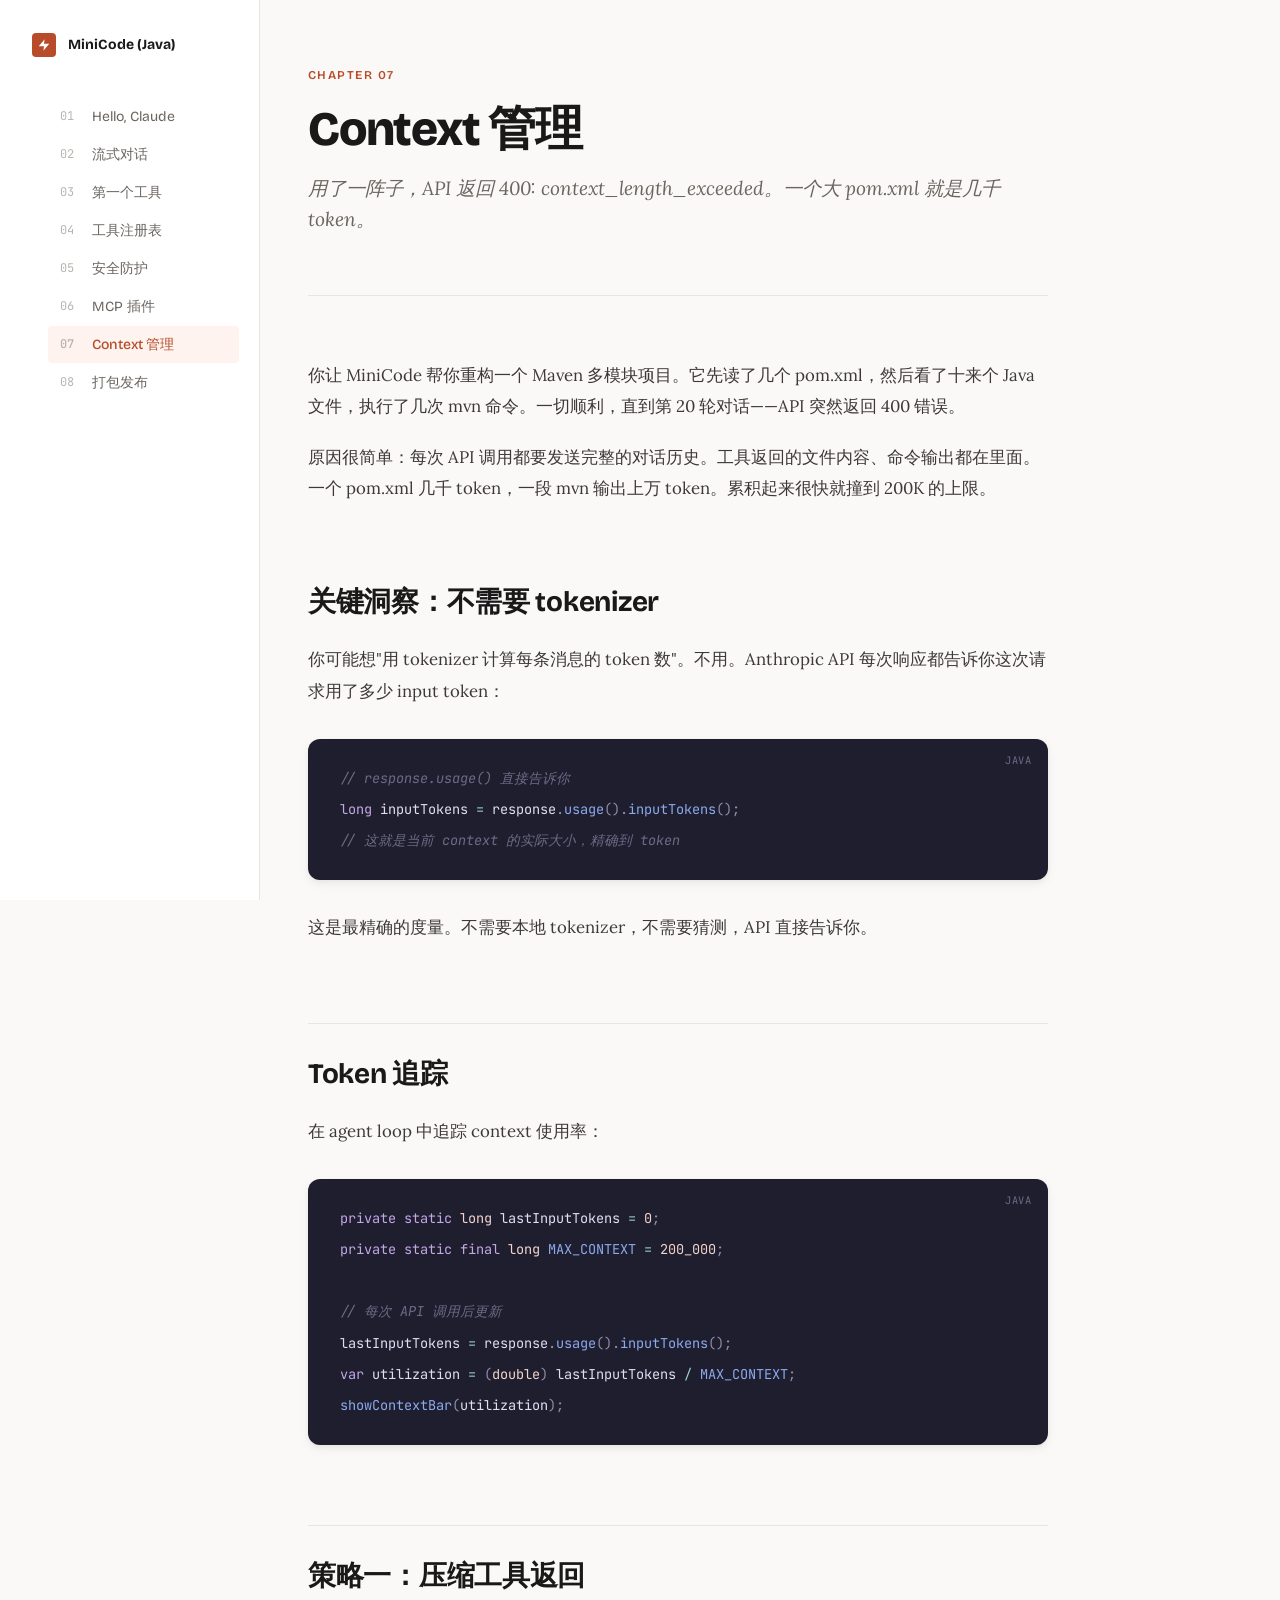
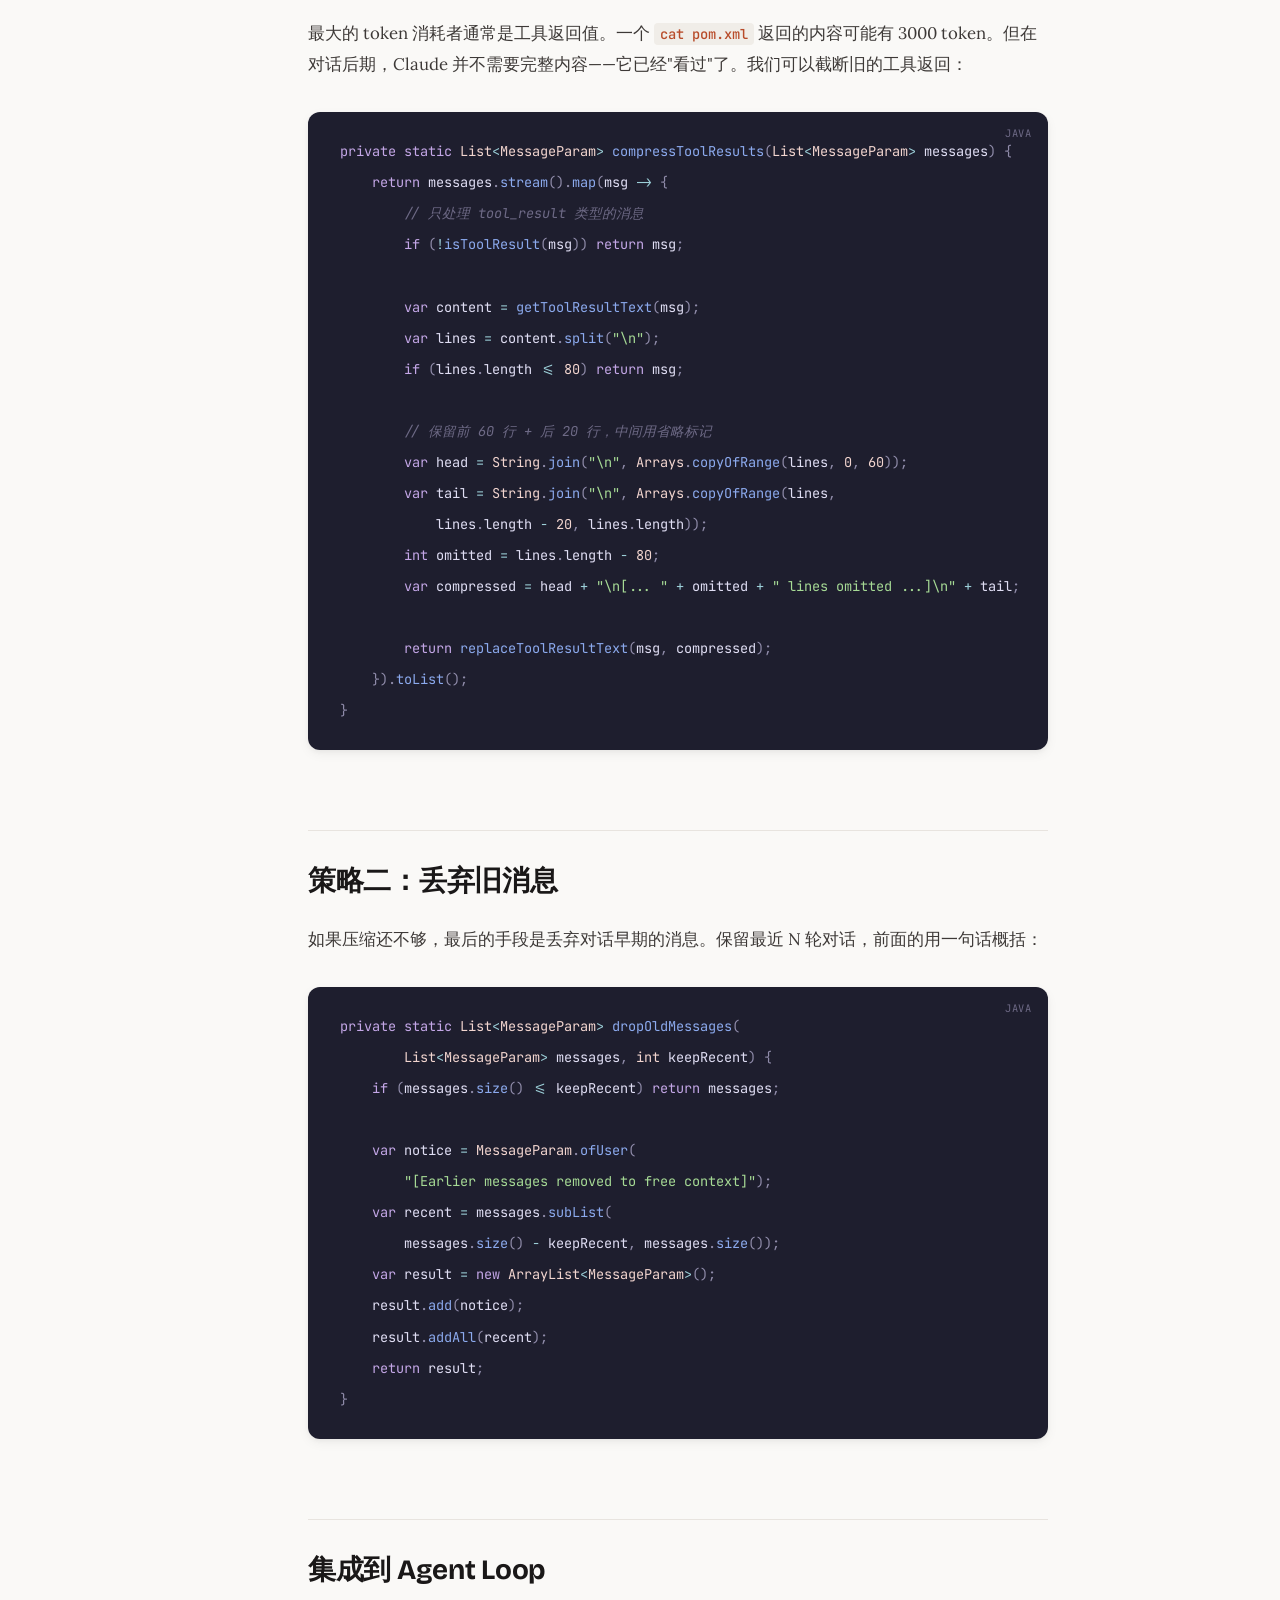
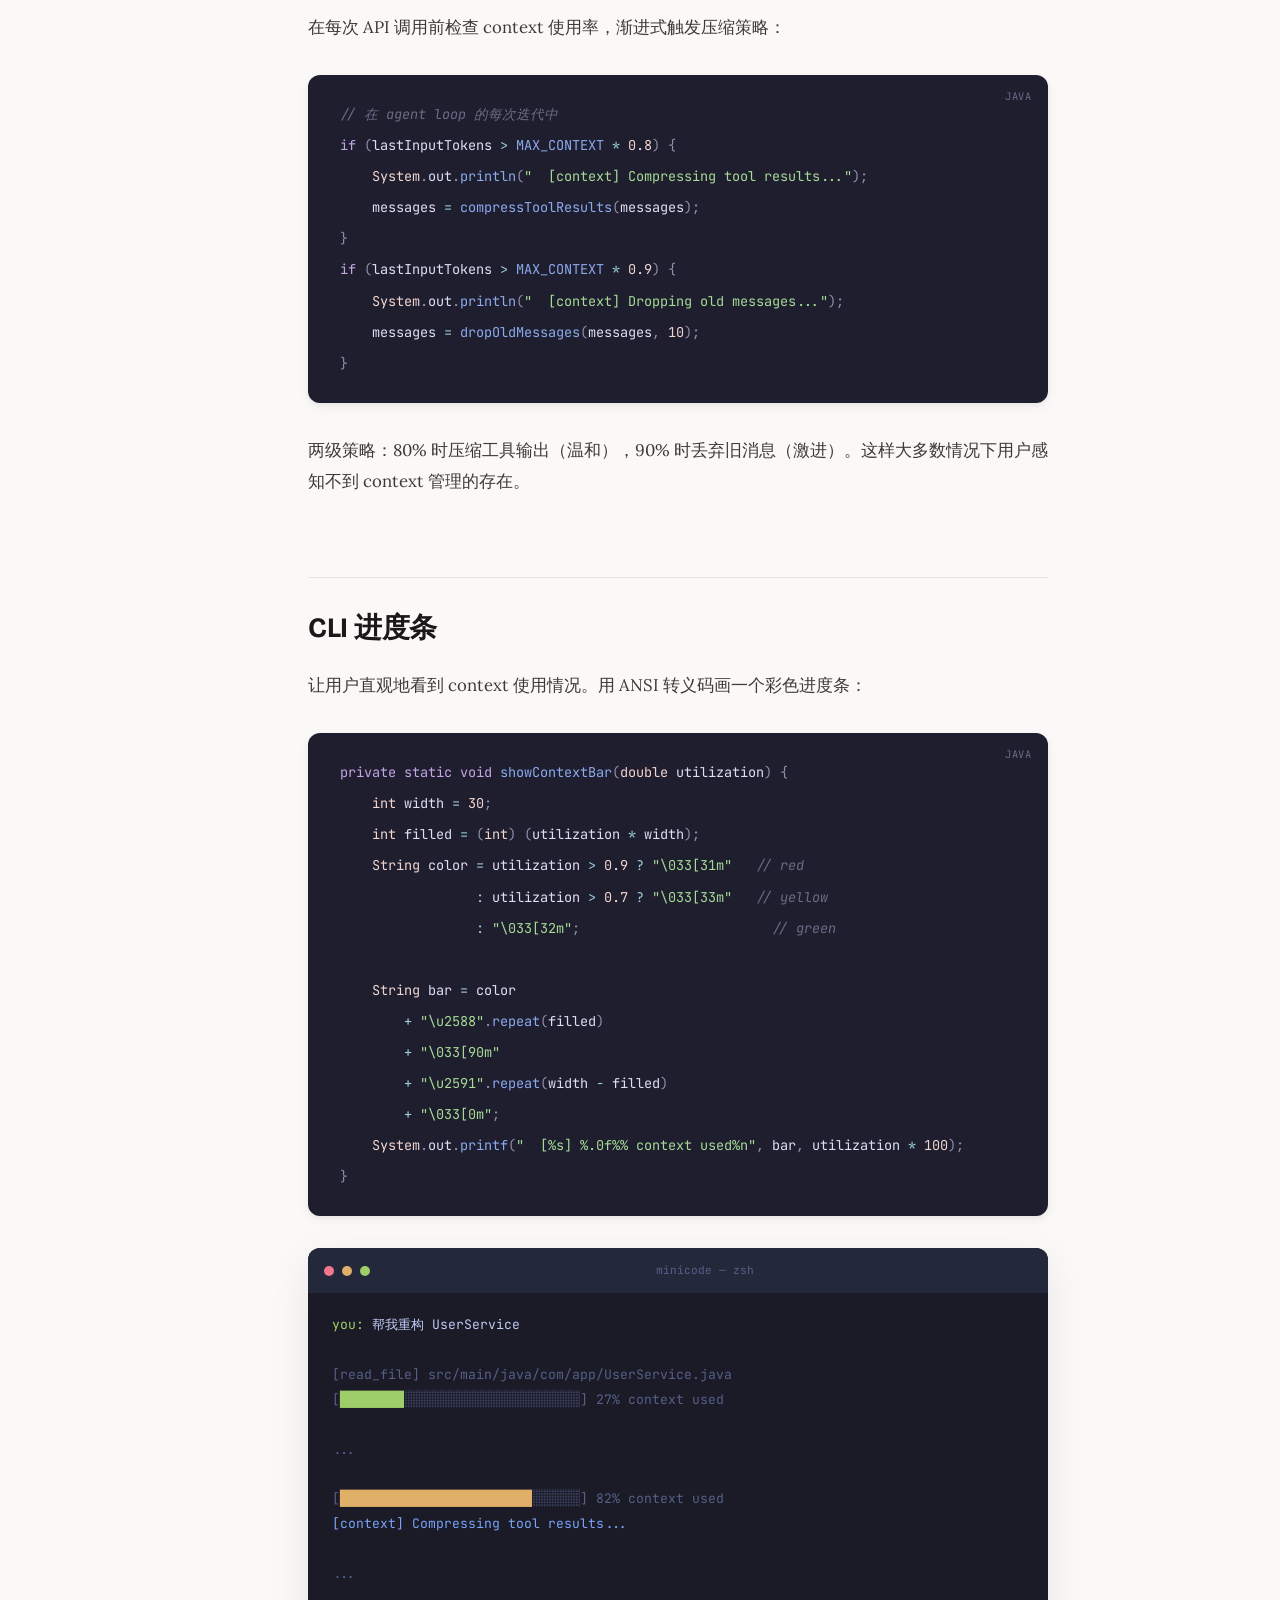
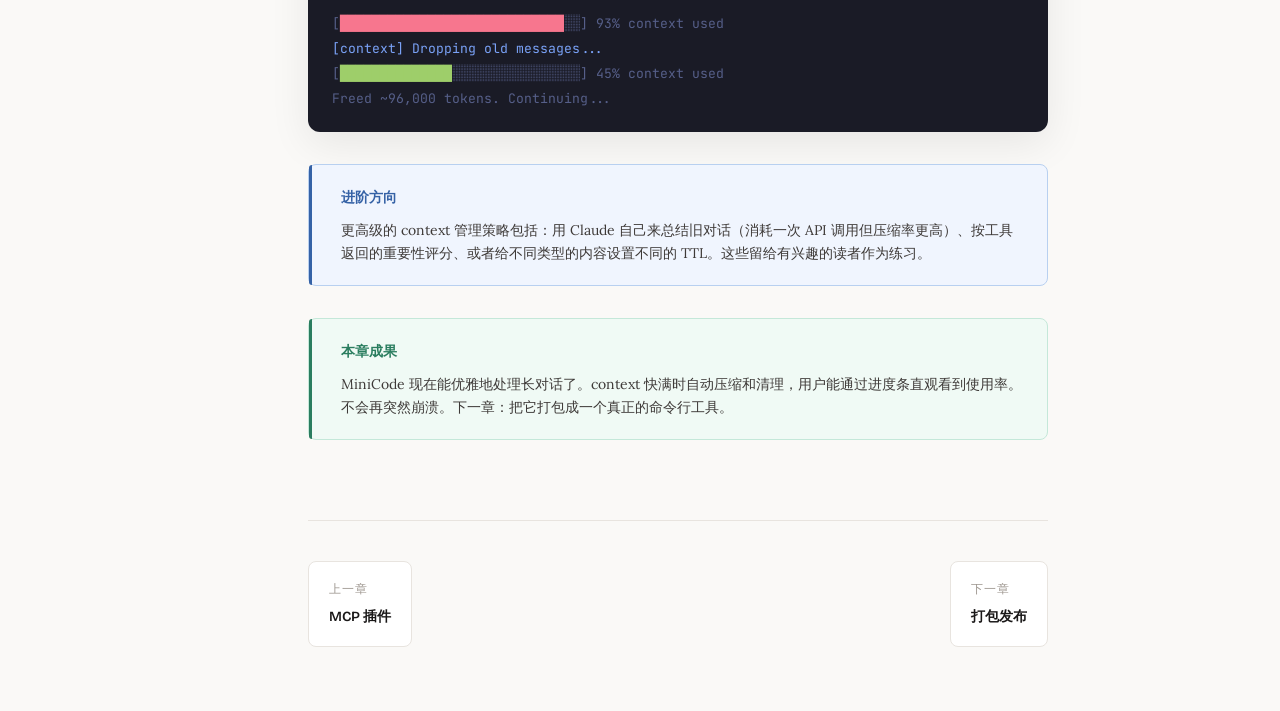
<file: chapters/07-context.html>
<!DOCTYPE html>
<html lang="zh-CN">
<head>
  <meta charset="UTF-8">
  <meta name="viewport" content="width=device-width, initial-scale=1.0">
  <title>07 - Context 管理 | MiniCode (Java) 教程</title>
  <link rel="stylesheet" href="../styles/main.css">
</head>
<body>
  <div class="page-wrapper">
    <nav class="sidebar">
      <a href="../index.html" class="sidebar-logo">
        <span class="logo-mark"><svg width="14" height="14" viewBox="0 0 24 24" fill="none"><path d="M13 2L3 14h9l-1 8 10-12h-9l1-8z" fill="white"/></svg></span>
        MiniCode (Java)
      </a>
      <ul class="sidebar-nav">
        <li><a href="01-hello-claude.html"><span class="chapter-num">01</span> Hello, Claude</a></li>
        <li><a href="02-streaming-repl.html"><span class="chapter-num">02</span> 流式对话</a></li>
        <li><a href="03-first-tool.html"><span class="chapter-num">03</span> 第一个工具</a></li>
        <li><a href="04-tool-registry.html"><span class="chapter-num">04</span> 工具注册表</a></li>
        <li><a href="05-security.html"><span class="chapter-num">05</span> 安全防护</a></li>
        <li><a href="06-mcp.html"><span class="chapter-num">06</span> MCP 插件</a></li>
        <li><a href="07-context.html" class="active"><span class="chapter-num">07</span> Context 管理</a></li>
        <li><a href="08-ship-it.html"><span class="chapter-num">08</span> 打包发布</a></li>
      </ul>
    </nav>

    <main class="main-content">
      <header class="chapter-header">
        <span class="chapter-number">Chapter 07</span>
        <h1 class="chapter-title">Context 管理</h1>
        <p class="chapter-subtitle">用了一阵子，API 返回 400: context_length_exceeded。一个大 pom.xml 就是几千 token。</p>
      </header>

      <p>你让 MiniCode 帮你重构一个 Maven 多模块项目。它先读了几个 pom.xml，然后看了十来个 Java 文件，执行了几次 mvn 命令。一切顺利，直到第 20 轮对话——API 突然返回 400 错误。</p>

      <p>原因很简单：每次 API 调用都要发送完整的对话历史。工具返回的文件内容、命令输出都在里面。一个 pom.xml 几千 token，一段 mvn 输出上万 token。累积起来很快就撞到 200K 的上限。</p>

      <h2>关键洞察：不需要 tokenizer</h2>

      <p>你可能想"用 tokenizer 计算每条消息的 token 数"。不用。Anthropic API 每次响应都告诉你这次请求用了多少 input token：</p>

      <pre data-lang="java"><code><span class="token-comment">// response.usage() 直接告诉你</span>
<span class="token-keyword">long</span> <span class="token-variable">inputTokens</span> <span class="token-operator">=</span> <span class="token-variable">response</span><span class="token-punctuation">.</span><span class="token-function">usage</span><span class="token-punctuation">(</span><span class="token-punctuation">)</span><span class="token-punctuation">.</span><span class="token-function">inputTokens</span><span class="token-punctuation">(</span><span class="token-punctuation">)</span><span class="token-punctuation">;</span>
<span class="token-comment">// 这就是当前 context 的实际大小，精确到 token</span></code></pre>

      <p>这是最精确的度量。不需要本地 tokenizer，不需要猜测，API 直接告诉你。</p>

      <h2>Token 追踪</h2>

      <p>在 agent loop 中追踪 context 使用率：</p>

      <pre data-lang="java"><code><span class="token-keyword">private static</span> <span class="token-type">long</span> <span class="token-variable">lastInputTokens</span> <span class="token-operator">=</span> <span class="token-number">0</span><span class="token-punctuation">;</span>
<span class="token-keyword">private static final</span> <span class="token-type">long</span> <span class="token-const">MAX_CONTEXT</span> <span class="token-operator">=</span> <span class="token-number">200_000</span><span class="token-punctuation">;</span>

<span class="token-comment">// 每次 API 调用后更新</span>
<span class="token-variable">lastInputTokens</span> <span class="token-operator">=</span> <span class="token-variable">response</span><span class="token-punctuation">.</span><span class="token-function">usage</span><span class="token-punctuation">(</span><span class="token-punctuation">)</span><span class="token-punctuation">.</span><span class="token-function">inputTokens</span><span class="token-punctuation">(</span><span class="token-punctuation">)</span><span class="token-punctuation">;</span>
<span class="token-keyword">var</span> <span class="token-variable">utilization</span> <span class="token-operator">=</span> <span class="token-punctuation">(</span><span class="token-type">double</span><span class="token-punctuation">)</span> <span class="token-variable">lastInputTokens</span> <span class="token-operator">/</span> <span class="token-const">MAX_CONTEXT</span><span class="token-punctuation">;</span>
<span class="token-function">showContextBar</span><span class="token-punctuation">(</span><span class="token-variable">utilization</span><span class="token-punctuation">)</span><span class="token-punctuation">;</span></code></pre>

      <h2>策略一：压缩工具返回</h2>

      <p>最大的 token 消耗者通常是工具返回值。一个 <code>cat pom.xml</code> 返回的内容可能有 3000 token。但在对话后期，Claude 并不需要完整内容——它已经"看过"了。我们可以截断旧的工具返回：</p>

      <pre data-lang="java"><code><span class="token-keyword">private static</span> <span class="token-type">List</span><span class="token-operator">&lt;</span><span class="token-type">MessageParam</span><span class="token-operator">&gt;</span> <span class="token-function">compressToolResults</span><span class="token-punctuation">(</span><span class="token-type">List</span><span class="token-operator">&lt;</span><span class="token-type">MessageParam</span><span class="token-operator">&gt;</span> <span class="token-variable">messages</span><span class="token-punctuation">)</span> <span class="token-punctuation">{</span>
    <span class="token-keyword">return</span> <span class="token-variable">messages</span><span class="token-punctuation">.</span><span class="token-function">stream</span><span class="token-punctuation">(</span><span class="token-punctuation">)</span><span class="token-punctuation">.</span><span class="token-function">map</span><span class="token-punctuation">(</span><span class="token-variable">msg</span> <span class="token-operator">-&gt;</span> <span class="token-punctuation">{</span>
        <span class="token-comment">// 只处理 tool_result 类型的消息</span>
        <span class="token-keyword">if</span> <span class="token-punctuation">(</span><span class="token-operator">!</span><span class="token-function">isToolResult</span><span class="token-punctuation">(</span><span class="token-variable">msg</span><span class="token-punctuation">)</span><span class="token-punctuation">)</span> <span class="token-keyword">return</span> <span class="token-variable">msg</span><span class="token-punctuation">;</span>

        <span class="token-keyword">var</span> <span class="token-variable">content</span> <span class="token-operator">=</span> <span class="token-function">getToolResultText</span><span class="token-punctuation">(</span><span class="token-variable">msg</span><span class="token-punctuation">)</span><span class="token-punctuation">;</span>
        <span class="token-keyword">var</span> <span class="token-variable">lines</span> <span class="token-operator">=</span> <span class="token-variable">content</span><span class="token-punctuation">.</span><span class="token-function">split</span><span class="token-punctuation">(</span><span class="token-string">"\n"</span><span class="token-punctuation">)</span><span class="token-punctuation">;</span>
        <span class="token-keyword">if</span> <span class="token-punctuation">(</span><span class="token-variable">lines</span><span class="token-punctuation">.</span><span class="token-variable">length</span> <span class="token-operator">&lt;=</span> <span class="token-number">80</span><span class="token-punctuation">)</span> <span class="token-keyword">return</span> <span class="token-variable">msg</span><span class="token-punctuation">;</span>

        <span class="token-comment">// 保留前 60 行 + 后 20 行，中间用省略标记</span>
        <span class="token-keyword">var</span> <span class="token-variable">head</span> <span class="token-operator">=</span> <span class="token-type">String</span><span class="token-punctuation">.</span><span class="token-function">join</span><span class="token-punctuation">(</span><span class="token-string">"\n"</span><span class="token-punctuation">,</span> <span class="token-type">Arrays</span><span class="token-punctuation">.</span><span class="token-function">copyOfRange</span><span class="token-punctuation">(</span><span class="token-variable">lines</span><span class="token-punctuation">,</span> <span class="token-number">0</span><span class="token-punctuation">,</span> <span class="token-number">60</span><span class="token-punctuation">)</span><span class="token-punctuation">)</span><span class="token-punctuation">;</span>
        <span class="token-keyword">var</span> <span class="token-variable">tail</span> <span class="token-operator">=</span> <span class="token-type">String</span><span class="token-punctuation">.</span><span class="token-function">join</span><span class="token-punctuation">(</span><span class="token-string">"\n"</span><span class="token-punctuation">,</span> <span class="token-type">Arrays</span><span class="token-punctuation">.</span><span class="token-function">copyOfRange</span><span class="token-punctuation">(</span><span class="token-variable">lines</span><span class="token-punctuation">,</span>
            <span class="token-variable">lines</span><span class="token-punctuation">.</span><span class="token-variable">length</span> <span class="token-operator">-</span> <span class="token-number">20</span><span class="token-punctuation">,</span> <span class="token-variable">lines</span><span class="token-punctuation">.</span><span class="token-variable">length</span><span class="token-punctuation">)</span><span class="token-punctuation">)</span><span class="token-punctuation">;</span>
        <span class="token-keyword">int</span> <span class="token-variable">omitted</span> <span class="token-operator">=</span> <span class="token-variable">lines</span><span class="token-punctuation">.</span><span class="token-variable">length</span> <span class="token-operator">-</span> <span class="token-number">80</span><span class="token-punctuation">;</span>
        <span class="token-keyword">var</span> <span class="token-variable">compressed</span> <span class="token-operator">=</span> <span class="token-variable">head</span> <span class="token-operator">+</span> <span class="token-string">"\n[... "</span> <span class="token-operator">+</span> <span class="token-variable">omitted</span> <span class="token-operator">+</span> <span class="token-string">" lines omitted ...]\n"</span> <span class="token-operator">+</span> <span class="token-variable">tail</span><span class="token-punctuation">;</span>

        <span class="token-keyword">return</span> <span class="token-function">replaceToolResultText</span><span class="token-punctuation">(</span><span class="token-variable">msg</span><span class="token-punctuation">,</span> <span class="token-variable">compressed</span><span class="token-punctuation">)</span><span class="token-punctuation">;</span>
    <span class="token-punctuation">}</span><span class="token-punctuation">)</span><span class="token-punctuation">.</span><span class="token-function">toList</span><span class="token-punctuation">(</span><span class="token-punctuation">)</span><span class="token-punctuation">;</span>
<span class="token-punctuation">}</span></code></pre>

      <h2>策略二：丢弃旧消息</h2>

      <p>如果压缩还不够，最后的手段是丢弃对话早期的消息。保留最近 N 轮对话，前面的用一句话概括：</p>

      <pre data-lang="java"><code><span class="token-keyword">private static</span> <span class="token-type">List</span><span class="token-operator">&lt;</span><span class="token-type">MessageParam</span><span class="token-operator">&gt;</span> <span class="token-function">dropOldMessages</span><span class="token-punctuation">(</span>
        <span class="token-type">List</span><span class="token-operator">&lt;</span><span class="token-type">MessageParam</span><span class="token-operator">&gt;</span> <span class="token-variable">messages</span><span class="token-punctuation">,</span> <span class="token-type">int</span> <span class="token-variable">keepRecent</span><span class="token-punctuation">)</span> <span class="token-punctuation">{</span>
    <span class="token-keyword">if</span> <span class="token-punctuation">(</span><span class="token-variable">messages</span><span class="token-punctuation">.</span><span class="token-function">size</span><span class="token-punctuation">(</span><span class="token-punctuation">)</span> <span class="token-operator">&lt;=</span> <span class="token-variable">keepRecent</span><span class="token-punctuation">)</span> <span class="token-keyword">return</span> <span class="token-variable">messages</span><span class="token-punctuation">;</span>

    <span class="token-keyword">var</span> <span class="token-variable">notice</span> <span class="token-operator">=</span> <span class="token-type">MessageParam</span><span class="token-punctuation">.</span><span class="token-function">ofUser</span><span class="token-punctuation">(</span>
        <span class="token-string">"[Earlier messages removed to free context]"</span><span class="token-punctuation">)</span><span class="token-punctuation">;</span>
    <span class="token-keyword">var</span> <span class="token-variable">recent</span> <span class="token-operator">=</span> <span class="token-variable">messages</span><span class="token-punctuation">.</span><span class="token-function">subList</span><span class="token-punctuation">(</span>
        <span class="token-variable">messages</span><span class="token-punctuation">.</span><span class="token-function">size</span><span class="token-punctuation">(</span><span class="token-punctuation">)</span> <span class="token-operator">-</span> <span class="token-variable">keepRecent</span><span class="token-punctuation">,</span> <span class="token-variable">messages</span><span class="token-punctuation">.</span><span class="token-function">size</span><span class="token-punctuation">(</span><span class="token-punctuation">)</span><span class="token-punctuation">)</span><span class="token-punctuation">;</span>
    <span class="token-keyword">var</span> <span class="token-variable">result</span> <span class="token-operator">=</span> <span class="token-keyword">new</span> <span class="token-type">ArrayList</span><span class="token-operator">&lt;</span><span class="token-type">MessageParam</span><span class="token-operator">&gt;</span><span class="token-punctuation">(</span><span class="token-punctuation">)</span><span class="token-punctuation">;</span>
    <span class="token-variable">result</span><span class="token-punctuation">.</span><span class="token-function">add</span><span class="token-punctuation">(</span><span class="token-variable">notice</span><span class="token-punctuation">)</span><span class="token-punctuation">;</span>
    <span class="token-variable">result</span><span class="token-punctuation">.</span><span class="token-function">addAll</span><span class="token-punctuation">(</span><span class="token-variable">recent</span><span class="token-punctuation">)</span><span class="token-punctuation">;</span>
    <span class="token-keyword">return</span> <span class="token-variable">result</span><span class="token-punctuation">;</span>
<span class="token-punctuation">}</span></code></pre>

      <h2>集成到 Agent Loop</h2>

      <p>在每次 API 调用前检查 context 使用率，渐进式触发压缩策略：</p>

      <pre data-lang="java"><code><span class="token-comment">// 在 agent loop 的每次迭代中</span>
<span class="token-keyword">if</span> <span class="token-punctuation">(</span><span class="token-variable">lastInputTokens</span> <span class="token-operator">&gt;</span> <span class="token-const">MAX_CONTEXT</span> <span class="token-operator">*</span> <span class="token-number">0.8</span><span class="token-punctuation">)</span> <span class="token-punctuation">{</span>
    <span class="token-type">System</span><span class="token-punctuation">.</span><span class="token-variable">out</span><span class="token-punctuation">.</span><span class="token-function">println</span><span class="token-punctuation">(</span><span class="token-string">"  [context] Compressing tool results..."</span><span class="token-punctuation">)</span><span class="token-punctuation">;</span>
    <span class="token-variable">messages</span> <span class="token-operator">=</span> <span class="token-function">compressToolResults</span><span class="token-punctuation">(</span><span class="token-variable">messages</span><span class="token-punctuation">)</span><span class="token-punctuation">;</span>
<span class="token-punctuation">}</span>
<span class="token-keyword">if</span> <span class="token-punctuation">(</span><span class="token-variable">lastInputTokens</span> <span class="token-operator">&gt;</span> <span class="token-const">MAX_CONTEXT</span> <span class="token-operator">*</span> <span class="token-number">0.9</span><span class="token-punctuation">)</span> <span class="token-punctuation">{</span>
    <span class="token-type">System</span><span class="token-punctuation">.</span><span class="token-variable">out</span><span class="token-punctuation">.</span><span class="token-function">println</span><span class="token-punctuation">(</span><span class="token-string">"  [context] Dropping old messages..."</span><span class="token-punctuation">)</span><span class="token-punctuation">;</span>
    <span class="token-variable">messages</span> <span class="token-operator">=</span> <span class="token-function">dropOldMessages</span><span class="token-punctuation">(</span><span class="token-variable">messages</span><span class="token-punctuation">,</span> <span class="token-number">10</span><span class="token-punctuation">)</span><span class="token-punctuation">;</span>
<span class="token-punctuation">}</span></code></pre>

      <p>两级策略：80% 时压缩工具输出（温和），90% 时丢弃旧消息（激进）。这样大多数情况下用户感知不到 context 管理的存在。</p>

      <h2>CLI 进度条</h2>

      <p>让用户直观地看到 context 使用情况。用 ANSI 转义码画一个彩色进度条：</p>

      <pre data-lang="java"><code><span class="token-keyword">private static void</span> <span class="token-function">showContextBar</span><span class="token-punctuation">(</span><span class="token-type">double</span> <span class="token-variable">utilization</span><span class="token-punctuation">)</span> <span class="token-punctuation">{</span>
    <span class="token-type">int</span> <span class="token-variable">width</span> <span class="token-operator">=</span> <span class="token-number">30</span><span class="token-punctuation">;</span>
    <span class="token-type">int</span> <span class="token-variable">filled</span> <span class="token-operator">=</span> <span class="token-punctuation">(</span><span class="token-type">int</span><span class="token-punctuation">)</span> <span class="token-punctuation">(</span><span class="token-variable">utilization</span> <span class="token-operator">*</span> <span class="token-variable">width</span><span class="token-punctuation">)</span><span class="token-punctuation">;</span>
    <span class="token-type">String</span> <span class="token-variable">color</span> <span class="token-operator">=</span> <span class="token-variable">utilization</span> <span class="token-operator">&gt;</span> <span class="token-number">0.9</span> <span class="token-operator">?</span> <span class="token-string">"\033[31m"</span>   <span class="token-comment">// red</span>
                 <span class="token-operator">:</span> <span class="token-variable">utilization</span> <span class="token-operator">&gt;</span> <span class="token-number">0.7</span> <span class="token-operator">?</span> <span class="token-string">"\033[33m"</span>   <span class="token-comment">// yellow</span>
                 <span class="token-operator">:</span> <span class="token-string">"\033[32m"</span><span class="token-punctuation">;</span>                        <span class="token-comment">// green</span>

    <span class="token-type">String</span> <span class="token-variable">bar</span> <span class="token-operator">=</span> <span class="token-variable">color</span>
        <span class="token-operator">+</span> <span class="token-string">"\u2588"</span><span class="token-punctuation">.</span><span class="token-function">repeat</span><span class="token-punctuation">(</span><span class="token-variable">filled</span><span class="token-punctuation">)</span>
        <span class="token-operator">+</span> <span class="token-string">"\033[90m"</span>
        <span class="token-operator">+</span> <span class="token-string">"\u2591"</span><span class="token-punctuation">.</span><span class="token-function">repeat</span><span class="token-punctuation">(</span><span class="token-variable">width</span> <span class="token-operator">-</span> <span class="token-variable">filled</span><span class="token-punctuation">)</span>
        <span class="token-operator">+</span> <span class="token-string">"\033[0m"</span><span class="token-punctuation">;</span>
    <span class="token-type">System</span><span class="token-punctuation">.</span><span class="token-variable">out</span><span class="token-punctuation">.</span><span class="token-function">printf</span><span class="token-punctuation">(</span><span class="token-string">"  [%s] %.0f%% context used%n"</span><span class="token-punctuation">,</span> <span class="token-variable">bar</span><span class="token-punctuation">,</span> <span class="token-variable">utilization</span> <span class="token-operator">*</span> <span class="token-number">100</span><span class="token-punctuation">)</span><span class="token-punctuation">;</span>
<span class="token-punctuation">}</span></code></pre>

      <div class="terminal">
        <div class="terminal-header">
          <span class="terminal-dot red"></span>
          <span class="terminal-dot yellow"></span>
          <span class="terminal-dot green"></span>
          <span class="terminal-title">minicode &mdash; zsh</span>
        </div>
        <div class="terminal-body">
          <span class="prompt">you: </span><span class="command">帮我重构 UserService</span><br><br>
          <span class="output">  [read_file] src/main/java/com/app/UserService.java</span><br>
          <span class="output">  [<span style="color:#9ece6a;">&#9608;&#9608;&#9608;&#9608;&#9608;&#9608;&#9608;&#9608;</span><span style="color:#565f89;">&#9617;&#9617;&#9617;&#9617;&#9617;&#9617;&#9617;&#9617;&#9617;&#9617;&#9617;&#9617;&#9617;&#9617;&#9617;&#9617;&#9617;&#9617;&#9617;&#9617;&#9617;&#9617;</span>] 27% context used</span><br><br>
          <span class="output">  ...</span><br><br>
          <span class="output">  [<span style="color:#e0af68;">&#9608;&#9608;&#9608;&#9608;&#9608;&#9608;&#9608;&#9608;&#9608;&#9608;&#9608;&#9608;&#9608;&#9608;&#9608;&#9608;&#9608;&#9608;&#9608;&#9608;&#9608;&#9608;&#9608;&#9608;</span><span style="color:#565f89;">&#9617;&#9617;&#9617;&#9617;&#9617;&#9617;</span>] 82% context used</span><br>
          <span class="highlight">  [context] Compressing tool results...</span><br><br>
          <span class="output">  ...</span><br><br>
          <span class="output">  [<span style="color:#f7768e;">&#9608;&#9608;&#9608;&#9608;&#9608;&#9608;&#9608;&#9608;&#9608;&#9608;&#9608;&#9608;&#9608;&#9608;&#9608;&#9608;&#9608;&#9608;&#9608;&#9608;&#9608;&#9608;&#9608;&#9608;&#9608;&#9608;&#9608;&#9608;</span><span style="color:#565f89;">&#9617;&#9617;</span>] 93% context used</span><br>
          <span class="highlight">  [context] Dropping old messages...</span><br>
          <span class="output">  [<span style="color:#9ece6a;">&#9608;&#9608;&#9608;&#9608;&#9608;&#9608;&#9608;&#9608;&#9608;&#9608;&#9608;&#9608;&#9608;&#9608;</span><span style="color:#565f89;">&#9617;&#9617;&#9617;&#9617;&#9617;&#9617;&#9617;&#9617;&#9617;&#9617;&#9617;&#9617;&#9617;&#9617;&#9617;&#9617;</span>] 45% context used</span><br>
          <span class="output">  Freed ~96,000 tokens. Continuing...</span>
        </div>
      </div>

      <div class="info-box note">
        <div class="info-box-title">进阶方向</div>
        <p>更高级的 context 管理策略包括：用 Claude 自己来总结旧对话（消耗一次 API 调用但压缩率更高）、按工具返回的重要性评分、或者给不同类型的内容设置不同的 TTL。这些留给有兴趣的读者作为练习。</p>
      </div>

      <div class="info-box tip">
        <div class="info-box-title">本章成果</div>
        <p>MiniCode 现在能优雅地处理长对话了。context 快满时自动压缩和清理，用户能通过进度条直观看到使用率。不会再突然崩溃。下一章：把它打包成一个真正的命令行工具。</p>
      </div>

      <nav class="chapter-nav">
        <a href="06-mcp.html">
          <span class="nav-label">上一章</span>
          <span class="nav-title">MCP 插件</span>
        </a>
        <a href="08-ship-it.html" style="margin-left: auto;">
          <span class="nav-label">下一章</span>
          <span class="nav-title">打包发布</span>
        </a>
      </nav>
    </main>
  </div>
</body>
</html>
</file>
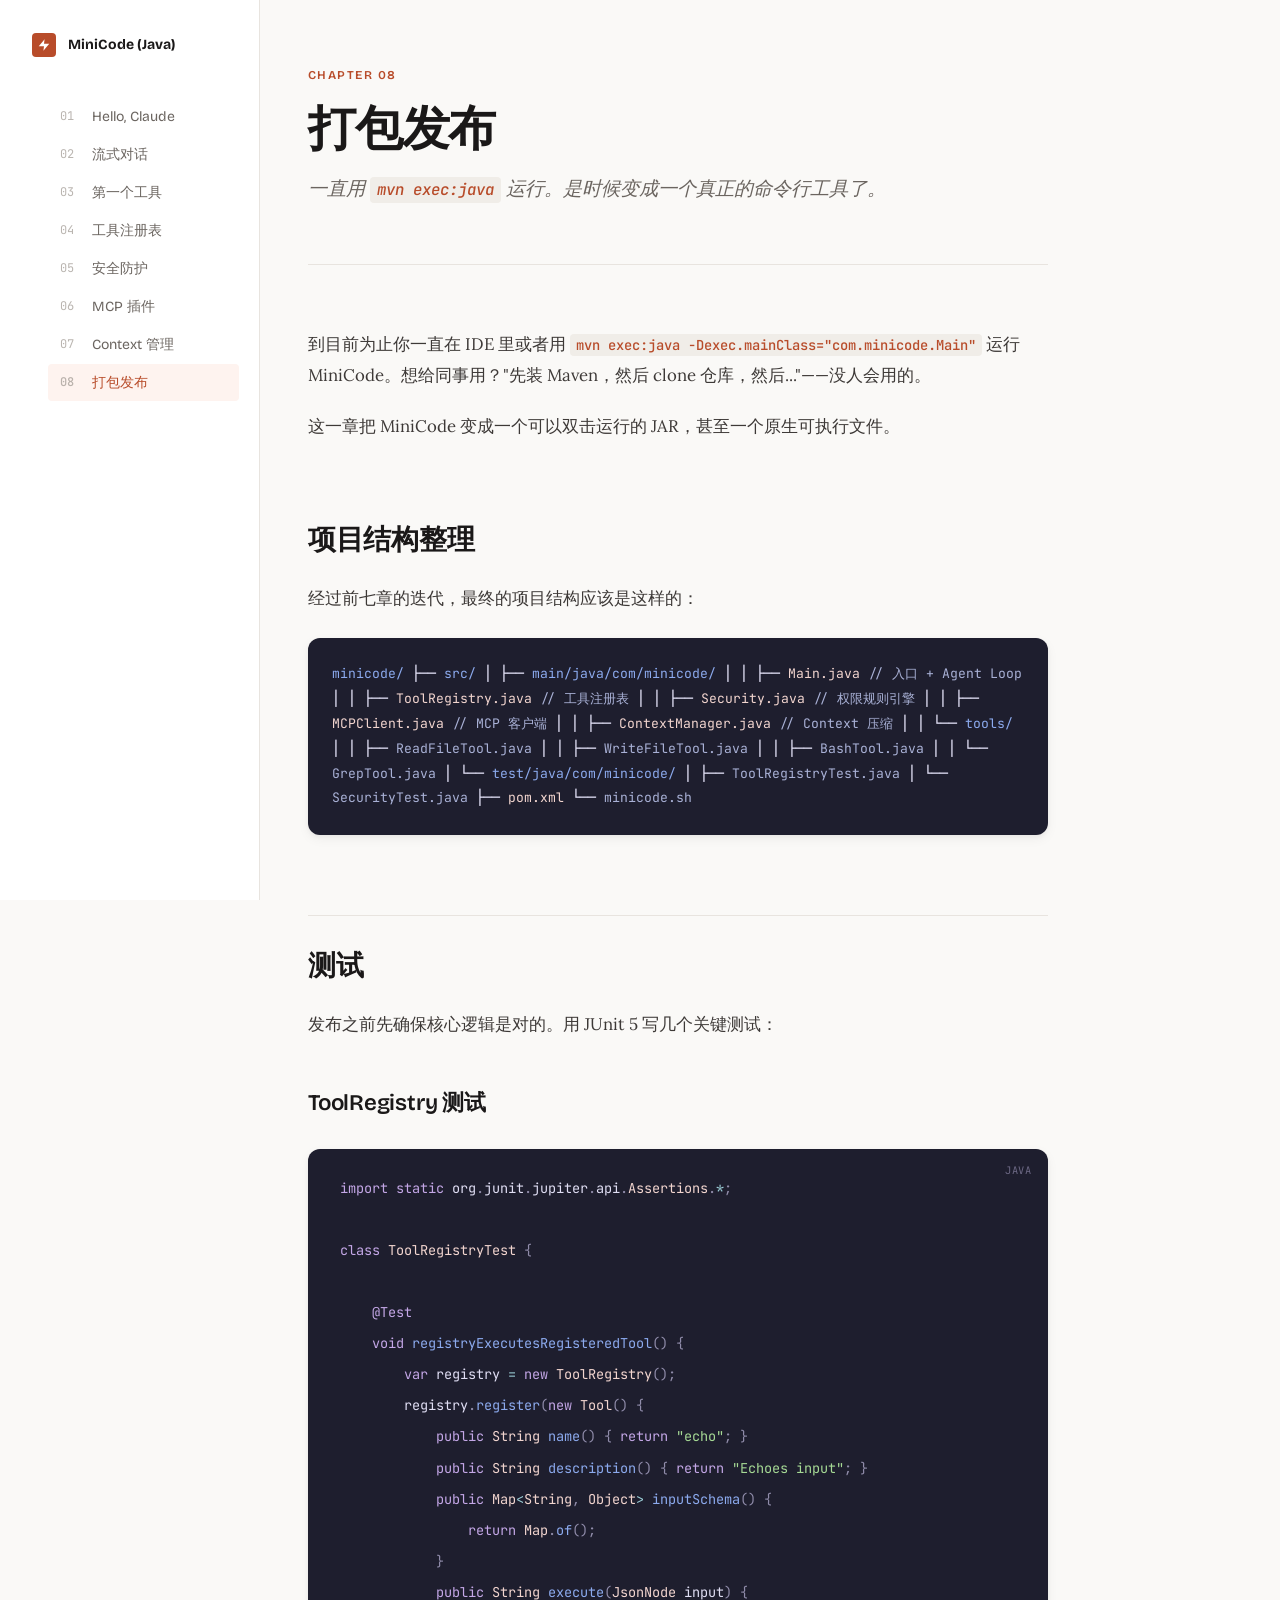
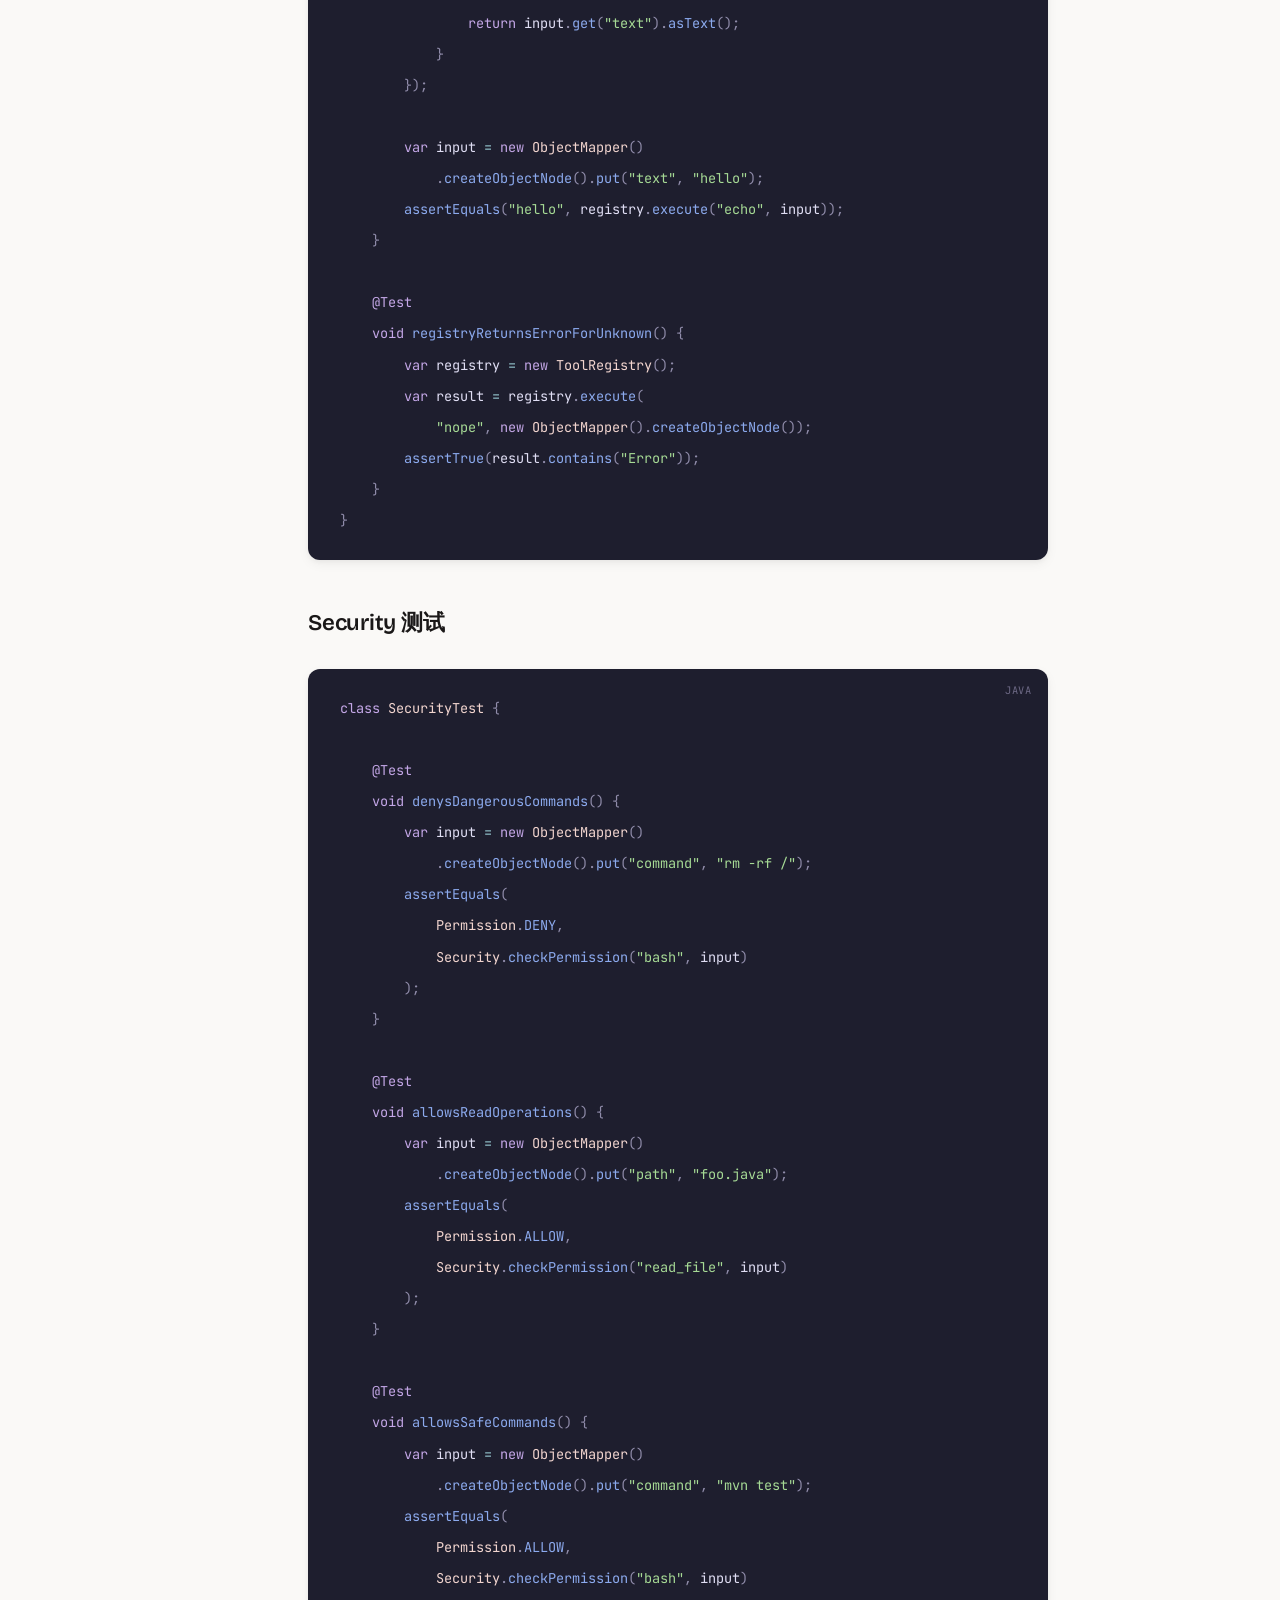
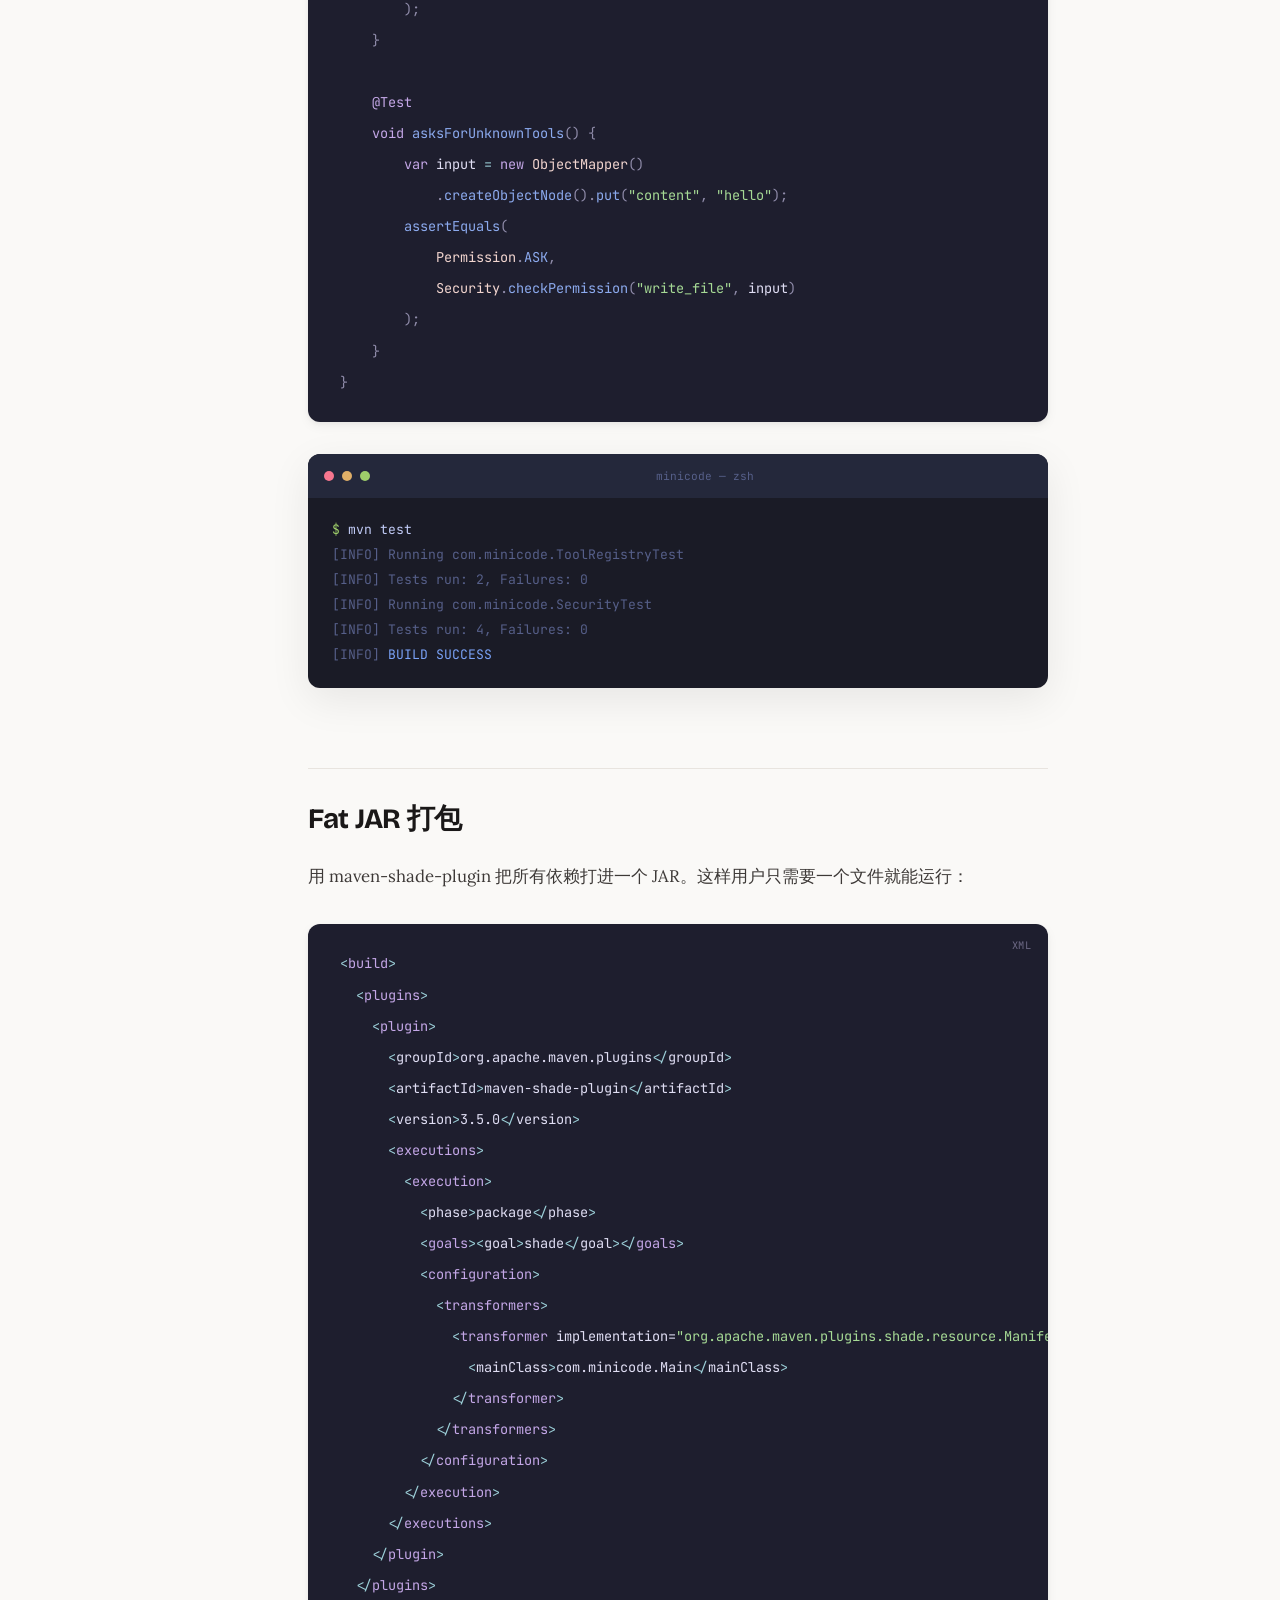
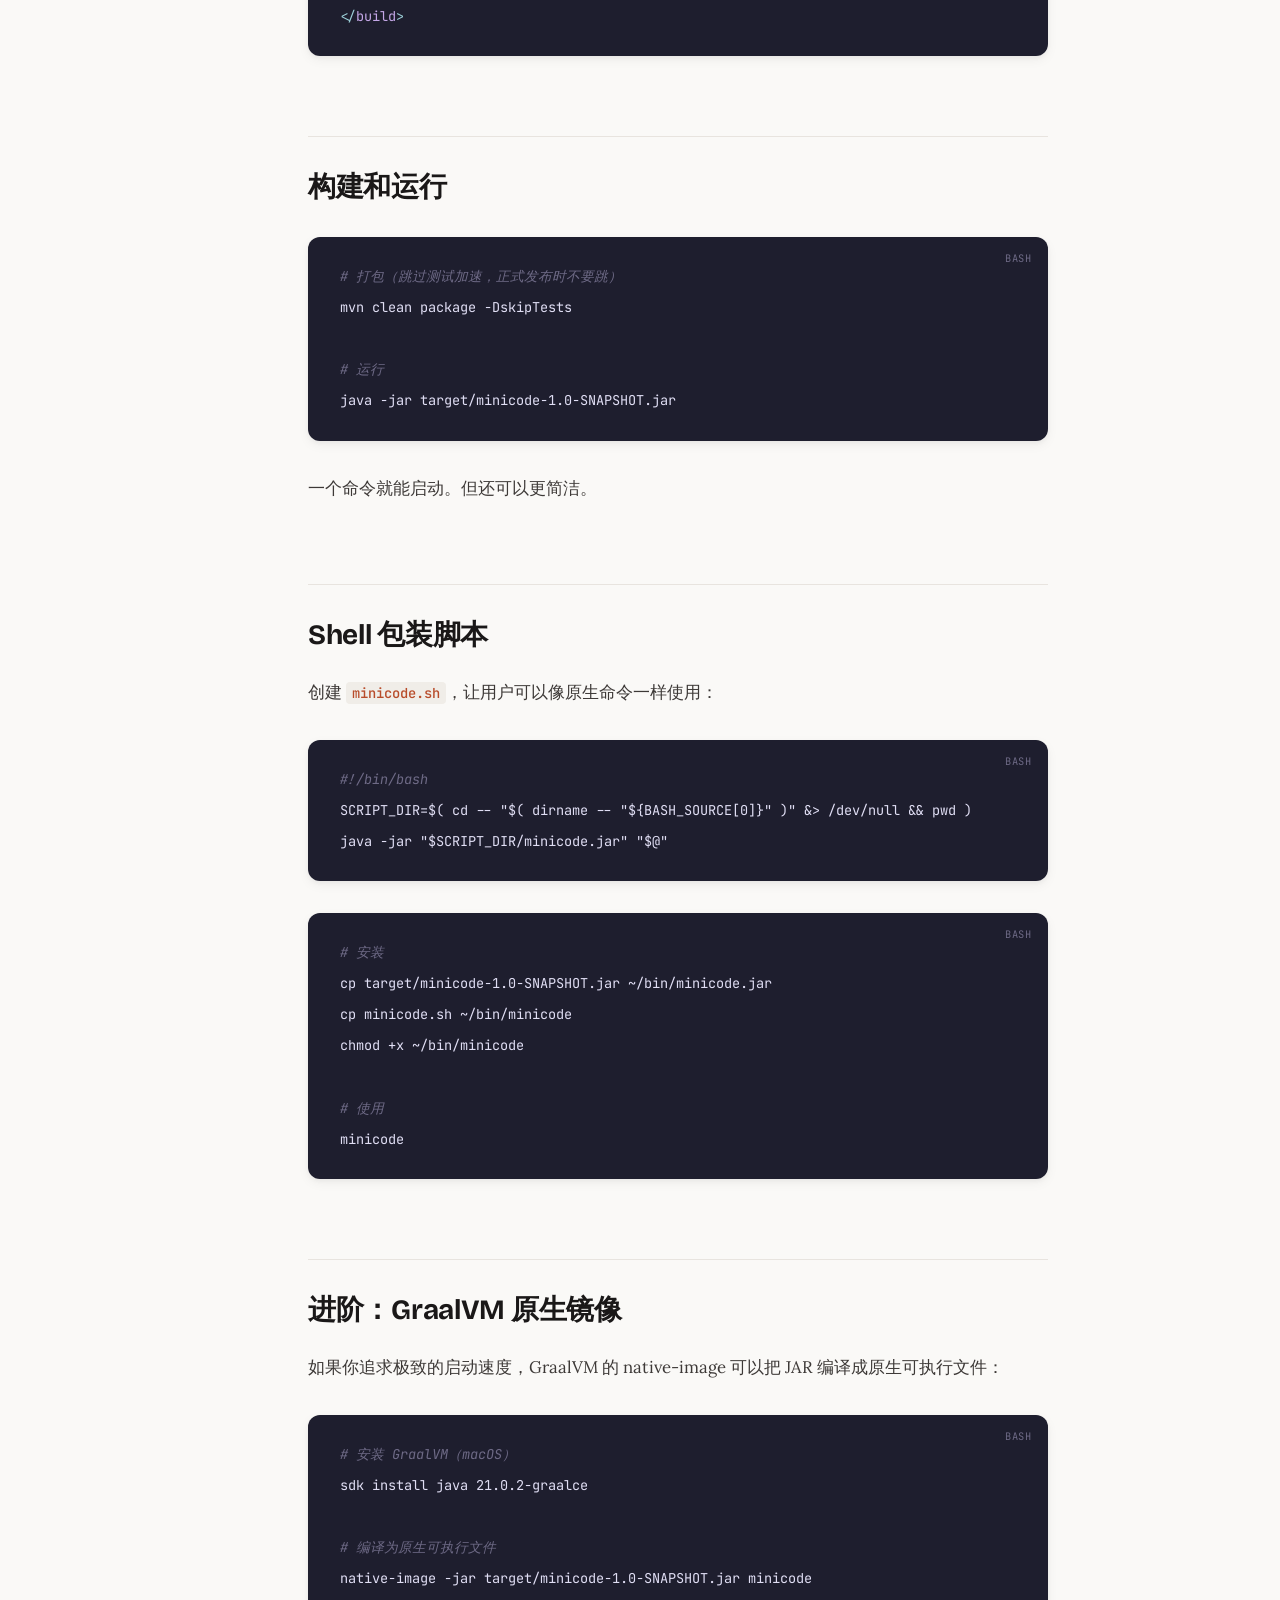
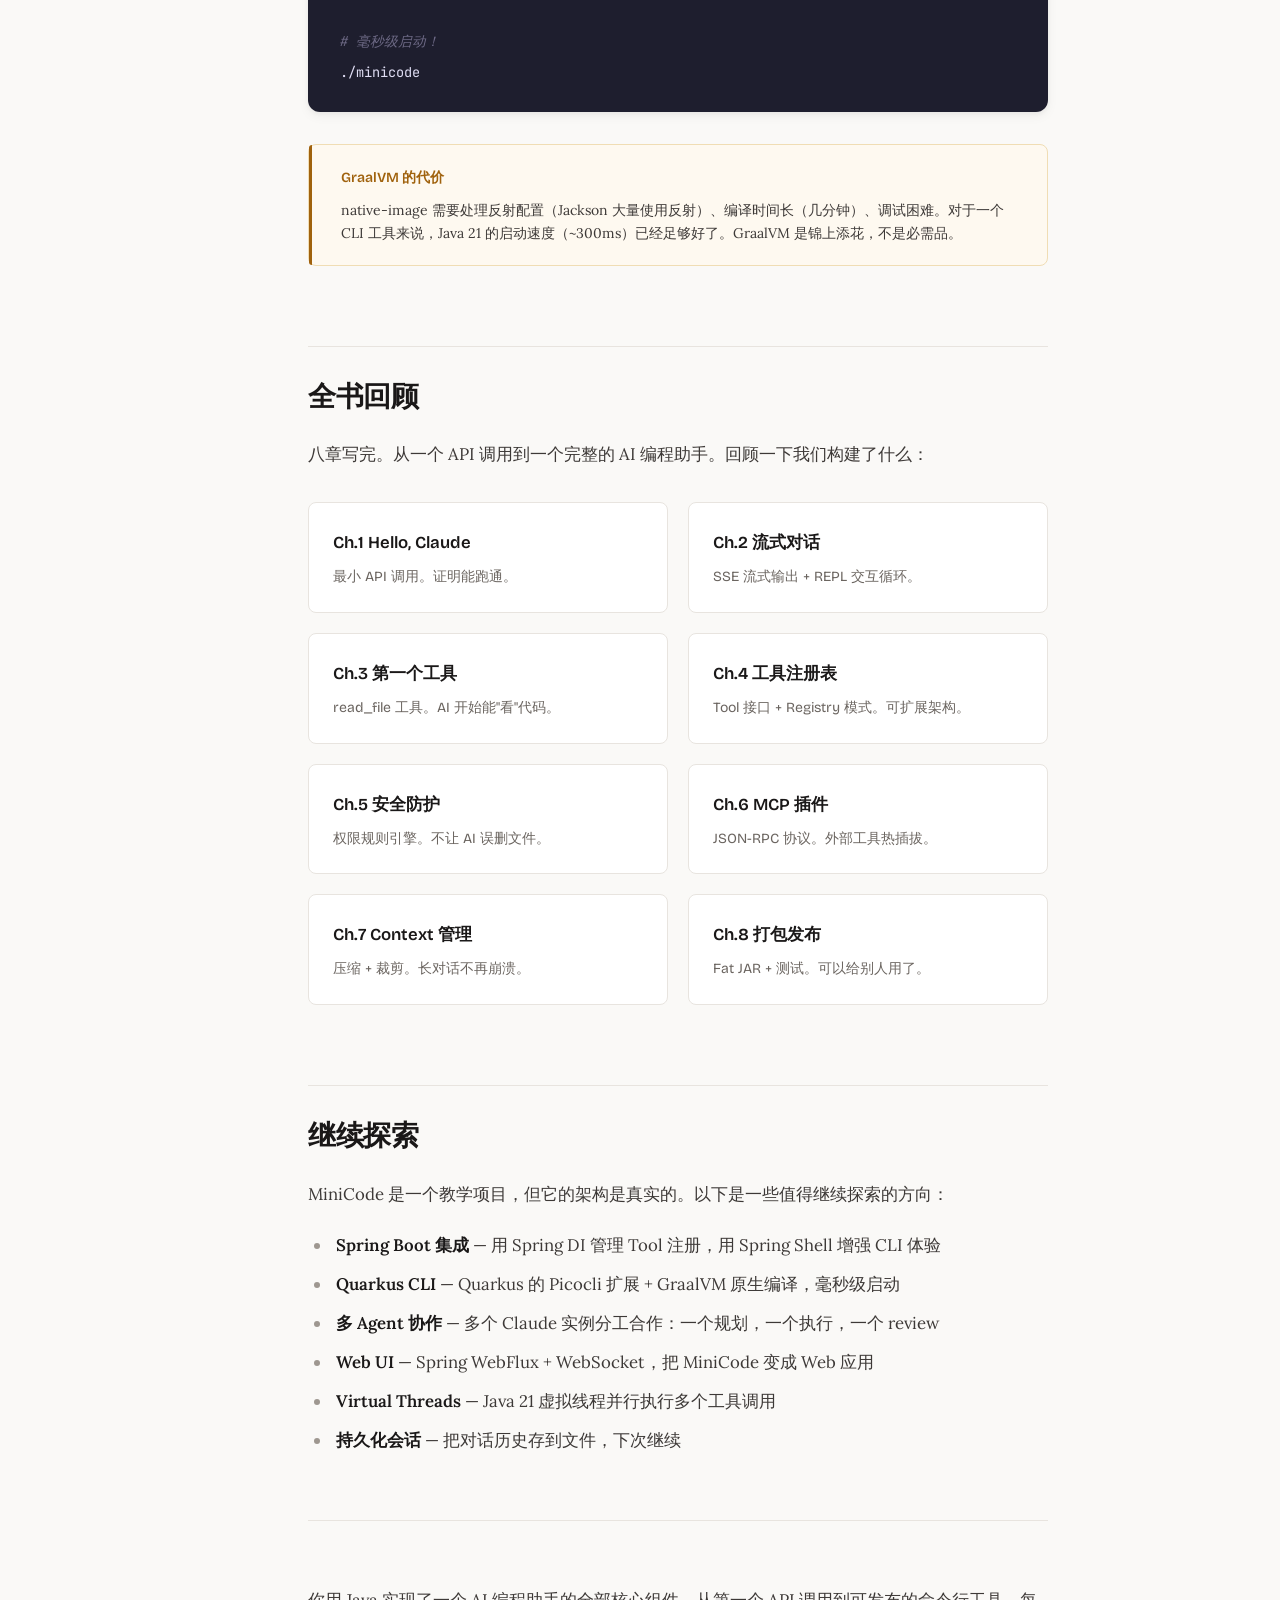
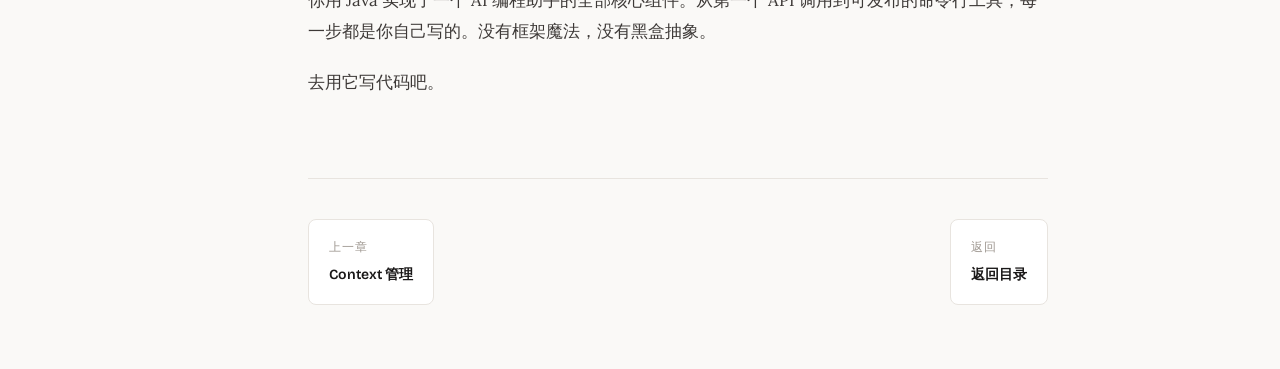
<file: chapters/08-ship-it.html>
<!DOCTYPE html>
<html lang="zh-CN">
<head>
  <meta charset="UTF-8">
  <meta name="viewport" content="width=device-width, initial-scale=1.0">
  <title>08 - 打包发布 | MiniCode (Java) 教程</title>
  <link rel="stylesheet" href="../styles/main.css">
</head>
<body>
  <div class="page-wrapper">
    <nav class="sidebar">
      <a href="../index.html" class="sidebar-logo">
        <span class="logo-mark"><svg width="14" height="14" viewBox="0 0 24 24" fill="none"><path d="M13 2L3 14h9l-1 8 10-12h-9l1-8z" fill="white"/></svg></span>
        MiniCode (Java)
      </a>
      <ul class="sidebar-nav">
        <li><a href="01-hello-claude.html"><span class="chapter-num">01</span> Hello, Claude</a></li>
        <li><a href="02-streaming-repl.html"><span class="chapter-num">02</span> 流式对话</a></li>
        <li><a href="03-first-tool.html"><span class="chapter-num">03</span> 第一个工具</a></li>
        <li><a href="04-tool-registry.html"><span class="chapter-num">04</span> 工具注册表</a></li>
        <li><a href="05-security.html"><span class="chapter-num">05</span> 安全防护</a></li>
        <li><a href="06-mcp.html"><span class="chapter-num">06</span> MCP 插件</a></li>
        <li><a href="07-context.html"><span class="chapter-num">07</span> Context 管理</a></li>
        <li><a href="08-ship-it.html" class="active"><span class="chapter-num">08</span> 打包发布</a></li>
      </ul>
    </nav>

    <main class="main-content">
      <header class="chapter-header">
        <span class="chapter-number">Chapter 08</span>
        <h1 class="chapter-title">打包发布</h1>
        <p class="chapter-subtitle">一直用 <code>mvn exec:java</code> 运行。是时候变成一个真正的命令行工具了。</p>
      </header>

      <p>到目前为止你一直在 IDE 里或者用 <code>mvn exec:java -Dexec.mainClass="com.minicode.Main"</code> 运行 MiniCode。想给同事用？"先装 Maven，然后 clone 仓库，然后..."——没人会用的。</p>

      <p>这一章把 MiniCode 变成一个可以双击运行的 JAR，甚至一个原生可执行文件。</p>

      <h2>项目结构整理</h2>

      <p>经过前七章的迭代，最终的项目结构应该是这样的：</p>

      <div class="file-tree">
<span class="folder">minicode/</span>
├── <span class="folder">src/</span>
│   ├── <span class="folder">main/java/com/minicode/</span>
│   │   ├── <span class="highlight-file">Main.java</span>           <span class="file">// 入口 + Agent Loop</span>
│   │   ├── <span class="highlight-file">ToolRegistry.java</span>   <span class="file">// 工具注册表</span>
│   │   ├── <span class="highlight-file">Security.java</span>       <span class="file">// 权限规则引擎</span>
│   │   ├── <span class="highlight-file">MCPClient.java</span>      <span class="file">// MCP 客户端</span>
│   │   ├── <span class="highlight-file">ContextManager.java</span> <span class="file">// Context 压缩</span>
│   │   └── <span class="folder">tools/</span>
│   │       ├── <span class="file">ReadFileTool.java</span>
│   │       ├── <span class="file">WriteFileTool.java</span>
│   │       ├── <span class="file">BashTool.java</span>
│   │       └── <span class="file">GrepTool.java</span>
│   └── <span class="folder">test/java/com/minicode/</span>
│       ├── <span class="file">ToolRegistryTest.java</span>
│       └── <span class="file">SecurityTest.java</span>
├── <span class="highlight-file">pom.xml</span>
└── <span class="file">minicode.sh</span>
      </div>

      <h2>测试</h2>

      <p>发布之前先确保核心逻辑是对的。用 JUnit 5 写几个关键测试：</p>

      <h3>ToolRegistry 测试</h3>

      <pre data-lang="java"><code><span class="token-keyword">import static</span> <span class="token-variable">org</span><span class="token-punctuation">.</span><span class="token-variable">junit</span><span class="token-punctuation">.</span><span class="token-variable">jupiter</span><span class="token-punctuation">.</span><span class="token-variable">api</span><span class="token-punctuation">.</span><span class="token-type">Assertions</span><span class="token-punctuation">.</span><span class="token-operator">*</span><span class="token-punctuation">;</span>

<span class="token-keyword">class</span> <span class="token-type">ToolRegistryTest</span> <span class="token-punctuation">{</span>

    <span class="token-keyword">@Test</span>
    <span class="token-keyword">void</span> <span class="token-function">registryExecutesRegisteredTool</span><span class="token-punctuation">(</span><span class="token-punctuation">)</span> <span class="token-punctuation">{</span>
        <span class="token-keyword">var</span> <span class="token-variable">registry</span> <span class="token-operator">=</span> <span class="token-keyword">new</span> <span class="token-type">ToolRegistry</span><span class="token-punctuation">(</span><span class="token-punctuation">)</span><span class="token-punctuation">;</span>
        <span class="token-variable">registry</span><span class="token-punctuation">.</span><span class="token-function">register</span><span class="token-punctuation">(</span><span class="token-keyword">new</span> <span class="token-type">Tool</span><span class="token-punctuation">(</span><span class="token-punctuation">)</span> <span class="token-punctuation">{</span>
            <span class="token-keyword">public</span> <span class="token-type">String</span> <span class="token-function">name</span><span class="token-punctuation">(</span><span class="token-punctuation">)</span> <span class="token-punctuation">{</span> <span class="token-keyword">return</span> <span class="token-string">"echo"</span><span class="token-punctuation">;</span> <span class="token-punctuation">}</span>
            <span class="token-keyword">public</span> <span class="token-type">String</span> <span class="token-function">description</span><span class="token-punctuation">(</span><span class="token-punctuation">)</span> <span class="token-punctuation">{</span> <span class="token-keyword">return</span> <span class="token-string">"Echoes input"</span><span class="token-punctuation">;</span> <span class="token-punctuation">}</span>
            <span class="token-keyword">public</span> <span class="token-type">Map</span><span class="token-operator">&lt;</span><span class="token-type">String</span><span class="token-punctuation">,</span> <span class="token-type">Object</span><span class="token-operator">&gt;</span> <span class="token-function">inputSchema</span><span class="token-punctuation">(</span><span class="token-punctuation">)</span> <span class="token-punctuation">{</span>
                <span class="token-keyword">return</span> <span class="token-type">Map</span><span class="token-punctuation">.</span><span class="token-function">of</span><span class="token-punctuation">(</span><span class="token-punctuation">)</span><span class="token-punctuation">;</span>
            <span class="token-punctuation">}</span>
            <span class="token-keyword">public</span> <span class="token-type">String</span> <span class="token-function">execute</span><span class="token-punctuation">(</span><span class="token-type">JsonNode</span> <span class="token-variable">input</span><span class="token-punctuation">)</span> <span class="token-punctuation">{</span>
                <span class="token-keyword">return</span> <span class="token-variable">input</span><span class="token-punctuation">.</span><span class="token-function">get</span><span class="token-punctuation">(</span><span class="token-string">"text"</span><span class="token-punctuation">)</span><span class="token-punctuation">.</span><span class="token-function">asText</span><span class="token-punctuation">(</span><span class="token-punctuation">)</span><span class="token-punctuation">;</span>
            <span class="token-punctuation">}</span>
        <span class="token-punctuation">}</span><span class="token-punctuation">)</span><span class="token-punctuation">;</span>

        <span class="token-keyword">var</span> <span class="token-variable">input</span> <span class="token-operator">=</span> <span class="token-keyword">new</span> <span class="token-type">ObjectMapper</span><span class="token-punctuation">(</span><span class="token-punctuation">)</span>
            <span class="token-punctuation">.</span><span class="token-function">createObjectNode</span><span class="token-punctuation">(</span><span class="token-punctuation">)</span><span class="token-punctuation">.</span><span class="token-function">put</span><span class="token-punctuation">(</span><span class="token-string">"text"</span><span class="token-punctuation">,</span> <span class="token-string">"hello"</span><span class="token-punctuation">)</span><span class="token-punctuation">;</span>
        <span class="token-function">assertEquals</span><span class="token-punctuation">(</span><span class="token-string">"hello"</span><span class="token-punctuation">,</span> <span class="token-variable">registry</span><span class="token-punctuation">.</span><span class="token-function">execute</span><span class="token-punctuation">(</span><span class="token-string">"echo"</span><span class="token-punctuation">,</span> <span class="token-variable">input</span><span class="token-punctuation">)</span><span class="token-punctuation">)</span><span class="token-punctuation">;</span>
    <span class="token-punctuation">}</span>

    <span class="token-keyword">@Test</span>
    <span class="token-keyword">void</span> <span class="token-function">registryReturnsErrorForUnknown</span><span class="token-punctuation">(</span><span class="token-punctuation">)</span> <span class="token-punctuation">{</span>
        <span class="token-keyword">var</span> <span class="token-variable">registry</span> <span class="token-operator">=</span> <span class="token-keyword">new</span> <span class="token-type">ToolRegistry</span><span class="token-punctuation">(</span><span class="token-punctuation">)</span><span class="token-punctuation">;</span>
        <span class="token-keyword">var</span> <span class="token-variable">result</span> <span class="token-operator">=</span> <span class="token-variable">registry</span><span class="token-punctuation">.</span><span class="token-function">execute</span><span class="token-punctuation">(</span>
            <span class="token-string">"nope"</span><span class="token-punctuation">,</span> <span class="token-keyword">new</span> <span class="token-type">ObjectMapper</span><span class="token-punctuation">(</span><span class="token-punctuation">)</span><span class="token-punctuation">.</span><span class="token-function">createObjectNode</span><span class="token-punctuation">(</span><span class="token-punctuation">)</span><span class="token-punctuation">)</span><span class="token-punctuation">;</span>
        <span class="token-function">assertTrue</span><span class="token-punctuation">(</span><span class="token-variable">result</span><span class="token-punctuation">.</span><span class="token-function">contains</span><span class="token-punctuation">(</span><span class="token-string">"Error"</span><span class="token-punctuation">)</span><span class="token-punctuation">)</span><span class="token-punctuation">;</span>
    <span class="token-punctuation">}</span>
<span class="token-punctuation">}</span></code></pre>

      <h3>Security 测试</h3>

      <pre data-lang="java"><code><span class="token-keyword">class</span> <span class="token-type">SecurityTest</span> <span class="token-punctuation">{</span>

    <span class="token-keyword">@Test</span>
    <span class="token-keyword">void</span> <span class="token-function">denysDangerousCommands</span><span class="token-punctuation">(</span><span class="token-punctuation">)</span> <span class="token-punctuation">{</span>
        <span class="token-keyword">var</span> <span class="token-variable">input</span> <span class="token-operator">=</span> <span class="token-keyword">new</span> <span class="token-type">ObjectMapper</span><span class="token-punctuation">(</span><span class="token-punctuation">)</span>
            <span class="token-punctuation">.</span><span class="token-function">createObjectNode</span><span class="token-punctuation">(</span><span class="token-punctuation">)</span><span class="token-punctuation">.</span><span class="token-function">put</span><span class="token-punctuation">(</span><span class="token-string">"command"</span><span class="token-punctuation">,</span> <span class="token-string">"rm -rf /"</span><span class="token-punctuation">)</span><span class="token-punctuation">;</span>
        <span class="token-function">assertEquals</span><span class="token-punctuation">(</span>
            <span class="token-type">Permission</span><span class="token-punctuation">.</span><span class="token-const">DENY</span><span class="token-punctuation">,</span>
            <span class="token-type">Security</span><span class="token-punctuation">.</span><span class="token-function">checkPermission</span><span class="token-punctuation">(</span><span class="token-string">"bash"</span><span class="token-punctuation">,</span> <span class="token-variable">input</span><span class="token-punctuation">)</span>
        <span class="token-punctuation">)</span><span class="token-punctuation">;</span>
    <span class="token-punctuation">}</span>

    <span class="token-keyword">@Test</span>
    <span class="token-keyword">void</span> <span class="token-function">allowsReadOperations</span><span class="token-punctuation">(</span><span class="token-punctuation">)</span> <span class="token-punctuation">{</span>
        <span class="token-keyword">var</span> <span class="token-variable">input</span> <span class="token-operator">=</span> <span class="token-keyword">new</span> <span class="token-type">ObjectMapper</span><span class="token-punctuation">(</span><span class="token-punctuation">)</span>
            <span class="token-punctuation">.</span><span class="token-function">createObjectNode</span><span class="token-punctuation">(</span><span class="token-punctuation">)</span><span class="token-punctuation">.</span><span class="token-function">put</span><span class="token-punctuation">(</span><span class="token-string">"path"</span><span class="token-punctuation">,</span> <span class="token-string">"foo.java"</span><span class="token-punctuation">)</span><span class="token-punctuation">;</span>
        <span class="token-function">assertEquals</span><span class="token-punctuation">(</span>
            <span class="token-type">Permission</span><span class="token-punctuation">.</span><span class="token-const">ALLOW</span><span class="token-punctuation">,</span>
            <span class="token-type">Security</span><span class="token-punctuation">.</span><span class="token-function">checkPermission</span><span class="token-punctuation">(</span><span class="token-string">"read_file"</span><span class="token-punctuation">,</span> <span class="token-variable">input</span><span class="token-punctuation">)</span>
        <span class="token-punctuation">)</span><span class="token-punctuation">;</span>
    <span class="token-punctuation">}</span>

    <span class="token-keyword">@Test</span>
    <span class="token-keyword">void</span> <span class="token-function">allowsSafeCommands</span><span class="token-punctuation">(</span><span class="token-punctuation">)</span> <span class="token-punctuation">{</span>
        <span class="token-keyword">var</span> <span class="token-variable">input</span> <span class="token-operator">=</span> <span class="token-keyword">new</span> <span class="token-type">ObjectMapper</span><span class="token-punctuation">(</span><span class="token-punctuation">)</span>
            <span class="token-punctuation">.</span><span class="token-function">createObjectNode</span><span class="token-punctuation">(</span><span class="token-punctuation">)</span><span class="token-punctuation">.</span><span class="token-function">put</span><span class="token-punctuation">(</span><span class="token-string">"command"</span><span class="token-punctuation">,</span> <span class="token-string">"mvn test"</span><span class="token-punctuation">)</span><span class="token-punctuation">;</span>
        <span class="token-function">assertEquals</span><span class="token-punctuation">(</span>
            <span class="token-type">Permission</span><span class="token-punctuation">.</span><span class="token-const">ALLOW</span><span class="token-punctuation">,</span>
            <span class="token-type">Security</span><span class="token-punctuation">.</span><span class="token-function">checkPermission</span><span class="token-punctuation">(</span><span class="token-string">"bash"</span><span class="token-punctuation">,</span> <span class="token-variable">input</span><span class="token-punctuation">)</span>
        <span class="token-punctuation">)</span><span class="token-punctuation">;</span>
    <span class="token-punctuation">}</span>

    <span class="token-keyword">@Test</span>
    <span class="token-keyword">void</span> <span class="token-function">asksForUnknownTools</span><span class="token-punctuation">(</span><span class="token-punctuation">)</span> <span class="token-punctuation">{</span>
        <span class="token-keyword">var</span> <span class="token-variable">input</span> <span class="token-operator">=</span> <span class="token-keyword">new</span> <span class="token-type">ObjectMapper</span><span class="token-punctuation">(</span><span class="token-punctuation">)</span>
            <span class="token-punctuation">.</span><span class="token-function">createObjectNode</span><span class="token-punctuation">(</span><span class="token-punctuation">)</span><span class="token-punctuation">.</span><span class="token-function">put</span><span class="token-punctuation">(</span><span class="token-string">"content"</span><span class="token-punctuation">,</span> <span class="token-string">"hello"</span><span class="token-punctuation">)</span><span class="token-punctuation">;</span>
        <span class="token-function">assertEquals</span><span class="token-punctuation">(</span>
            <span class="token-type">Permission</span><span class="token-punctuation">.</span><span class="token-const">ASK</span><span class="token-punctuation">,</span>
            <span class="token-type">Security</span><span class="token-punctuation">.</span><span class="token-function">checkPermission</span><span class="token-punctuation">(</span><span class="token-string">"write_file"</span><span class="token-punctuation">,</span> <span class="token-variable">input</span><span class="token-punctuation">)</span>
        <span class="token-punctuation">)</span><span class="token-punctuation">;</span>
    <span class="token-punctuation">}</span>
<span class="token-punctuation">}</span></code></pre>

      <div class="terminal">
        <div class="terminal-header">
          <span class="terminal-dot red"></span>
          <span class="terminal-dot yellow"></span>
          <span class="terminal-dot green"></span>
          <span class="terminal-title">minicode &mdash; zsh</span>
        </div>
        <div class="terminal-body">
          <span class="prompt">$ </span><span class="command">mvn test</span><br>
          <span class="output">[INFO] Running com.minicode.ToolRegistryTest</span><br>
          <span class="output">[INFO] Tests run: 2, Failures: 0</span><br>
          <span class="output">[INFO] Running com.minicode.SecurityTest</span><br>
          <span class="output">[INFO] Tests run: 4, Failures: 0</span><br>
          <span class="output">[INFO] </span><span class="highlight">BUILD SUCCESS</span>
        </div>
      </div>

      <h2>Fat JAR 打包</h2>

      <p>用 maven-shade-plugin 把所有依赖打进一个 JAR。这样用户只需要一个文件就能运行：</p>

      <pre data-lang="xml"><code><span class="token-operator">&lt;</span><span class="token-keyword">build</span><span class="token-operator">&gt;</span>
  <span class="token-operator">&lt;</span><span class="token-keyword">plugins</span><span class="token-operator">&gt;</span>
    <span class="token-operator">&lt;</span><span class="token-keyword">plugin</span><span class="token-operator">&gt;</span>
      <span class="token-operator">&lt;</span><span class="token-variable">groupId</span><span class="token-operator">&gt;</span>org.apache.maven.plugins<span class="token-operator">&lt;/</span><span class="token-variable">groupId</span><span class="token-operator">&gt;</span>
      <span class="token-operator">&lt;</span><span class="token-variable">artifactId</span><span class="token-operator">&gt;</span>maven-shade-plugin<span class="token-operator">&lt;/</span><span class="token-variable">artifactId</span><span class="token-operator">&gt;</span>
      <span class="token-operator">&lt;</span><span class="token-variable">version</span><span class="token-operator">&gt;</span>3.5.0<span class="token-operator">&lt;/</span><span class="token-variable">version</span><span class="token-operator">&gt;</span>
      <span class="token-operator">&lt;</span><span class="token-keyword">executions</span><span class="token-operator">&gt;</span>
        <span class="token-operator">&lt;</span><span class="token-keyword">execution</span><span class="token-operator">&gt;</span>
          <span class="token-operator">&lt;</span><span class="token-variable">phase</span><span class="token-operator">&gt;</span>package<span class="token-operator">&lt;/</span><span class="token-variable">phase</span><span class="token-operator">&gt;</span>
          <span class="token-operator">&lt;</span><span class="token-keyword">goals</span><span class="token-operator">&gt;&lt;</span><span class="token-variable">goal</span><span class="token-operator">&gt;</span>shade<span class="token-operator">&lt;/</span><span class="token-variable">goal</span><span class="token-operator">&gt;&lt;/</span><span class="token-keyword">goals</span><span class="token-operator">&gt;</span>
          <span class="token-operator">&lt;</span><span class="token-keyword">configuration</span><span class="token-operator">&gt;</span>
            <span class="token-operator">&lt;</span><span class="token-keyword">transformers</span><span class="token-operator">&gt;</span>
              <span class="token-operator">&lt;</span><span class="token-keyword">transformer</span> <span class="token-variable">implementation</span>=<span class="token-string">"org.apache.maven.plugins.shade.resource.ManifestResourceTransformer"</span><span class="token-operator">&gt;</span>
                <span class="token-operator">&lt;</span><span class="token-variable">mainClass</span><span class="token-operator">&gt;</span>com.minicode.Main<span class="token-operator">&lt;/</span><span class="token-variable">mainClass</span><span class="token-operator">&gt;</span>
              <span class="token-operator">&lt;/</span><span class="token-keyword">transformer</span><span class="token-operator">&gt;</span>
            <span class="token-operator">&lt;/</span><span class="token-keyword">transformers</span><span class="token-operator">&gt;</span>
          <span class="token-operator">&lt;/</span><span class="token-keyword">configuration</span><span class="token-operator">&gt;</span>
        <span class="token-operator">&lt;/</span><span class="token-keyword">execution</span><span class="token-operator">&gt;</span>
      <span class="token-operator">&lt;/</span><span class="token-keyword">executions</span><span class="token-operator">&gt;</span>
    <span class="token-operator">&lt;/</span><span class="token-keyword">plugin</span><span class="token-operator">&gt;</span>
  <span class="token-operator">&lt;/</span><span class="token-keyword">plugins</span><span class="token-operator">&gt;</span>
<span class="token-operator">&lt;/</span><span class="token-keyword">build</span><span class="token-operator">&gt;</span></code></pre>

      <h2>构建和运行</h2>

      <pre data-lang="bash"><code><span class="token-comment"># 打包（跳过测试加速，正式发布时不要跳）</span>
<span class="token-variable">mvn</span> clean package -DskipTests

<span class="token-comment"># 运行</span>
<span class="token-variable">java</span> -jar target/minicode-1.0-SNAPSHOT.jar</code></pre>

      <p>一个命令就能启动。但还可以更简洁。</p>

      <h2>Shell 包装脚本</h2>

      <p>创建 <code>minicode.sh</code>，让用户可以像原生命令一样使用：</p>

      <pre data-lang="bash"><code><span class="token-comment">#!/bin/bash</span>
<span class="token-variable">SCRIPT_DIR</span>=$( cd -- "$( dirname -- "${BASH_SOURCE[0]}" )" &amp;&gt; /dev/null &amp;&amp; pwd )
<span class="token-variable">java</span> -jar "$SCRIPT_DIR/minicode.jar" "$@"</code></pre>

      <pre data-lang="bash"><code><span class="token-comment"># 安装</span>
<span class="token-variable">cp</span> target/minicode-1.0-SNAPSHOT.jar ~/bin/minicode.jar
<span class="token-variable">cp</span> minicode.sh ~/bin/minicode
<span class="token-variable">chmod</span> +x ~/bin/minicode

<span class="token-comment"># 使用</span>
<span class="token-variable">minicode</span></code></pre>

      <h2>进阶：GraalVM 原生镜像</h2>

      <p>如果你追求极致的启动速度，GraalVM 的 native-image 可以把 JAR 编译成原生可执行文件：</p>

      <pre data-lang="bash"><code><span class="token-comment"># 安装 GraalVM（macOS）</span>
<span class="token-variable">sdk</span> install java 21.0.2-graalce

<span class="token-comment"># 编译为原生可执行文件</span>
<span class="token-variable">native-image</span> -jar target/minicode-1.0-SNAPSHOT.jar minicode

<span class="token-comment"># 毫秒级启动！</span>
<span class="token-variable">./minicode</span></code></pre>

      <div class="info-box warning">
        <div class="info-box-title">GraalVM 的代价</div>
        <p>native-image 需要处理反射配置（Jackson 大量使用反射）、编译时间长（几分钟）、调试困难。对于一个 CLI 工具来说，Java 21 的启动速度（~300ms）已经足够好了。GraalVM 是锦上添花，不是必需品。</p>
      </div>

      <h2>全书回顾</h2>

      <p>八章写完。从一个 API 调用到一个完整的 AI 编程助手。回顾一下我们构建了什么：</p>

      <div class="card-grid">
        <div class="card">
          <div class="card-title">Ch.1 Hello, Claude</div>
          <div class="card-description">最小 API 调用。证明能跑通。</div>
        </div>
        <div class="card">
          <div class="card-title">Ch.2 流式对话</div>
          <div class="card-description">SSE 流式输出 + REPL 交互循环。</div>
        </div>
        <div class="card">
          <div class="card-title">Ch.3 第一个工具</div>
          <div class="card-description">read_file 工具。AI 开始能"看"代码。</div>
        </div>
        <div class="card">
          <div class="card-title">Ch.4 工具注册表</div>
          <div class="card-description">Tool 接口 + Registry 模式。可扩展架构。</div>
        </div>
        <div class="card">
          <div class="card-title">Ch.5 安全防护</div>
          <div class="card-description">权限规则引擎。不让 AI 误删文件。</div>
        </div>
        <div class="card">
          <div class="card-title">Ch.6 MCP 插件</div>
          <div class="card-description">JSON-RPC 协议。外部工具热插拔。</div>
        </div>
        <div class="card">
          <div class="card-title">Ch.7 Context 管理</div>
          <div class="card-description">压缩 + 裁剪。长对话不再崩溃。</div>
        </div>
        <div class="card">
          <div class="card-title">Ch.8 打包发布</div>
          <div class="card-description">Fat JAR + 测试。可以给别人用了。</div>
        </div>
      </div>

      <h2>继续探索</h2>

      <p>MiniCode 是一个教学项目，但它的架构是真实的。以下是一些值得继续探索的方向：</p>

      <ul>
        <li><strong>Spring Boot 集成</strong> — 用 Spring DI 管理 Tool 注册，用 Spring Shell 增强 CLI 体验</li>
        <li><strong>Quarkus CLI</strong> — Quarkus 的 Picocli 扩展 + GraalVM 原生编译，毫秒级启动</li>
        <li><strong>多 Agent 协作</strong> — 多个 Claude 实例分工合作：一个规划，一个执行，一个 review</li>
        <li><strong>Web UI</strong> — Spring WebFlux + WebSocket，把 MiniCode 变成 Web 应用</li>
        <li><strong>Virtual Threads</strong> — Java 21 虚拟线程并行执行多个工具调用</li>
        <li><strong>持久化会话</strong> — 把对话历史存到文件，下次继续</li>
      </ul>

      <hr>

      <p>你用 Java 实现了一个 AI 编程助手的全部核心组件。从第一个 API 调用到可发布的命令行工具，每一步都是你自己写的。没有框架魔法，没有黑盒抽象。</p>

      <p>去用它写代码吧。</p>

      <nav class="chapter-nav">
        <a href="07-context.html">
          <span class="nav-label">上一章</span>
          <span class="nav-title">Context 管理</span>
        </a>
        <a href="../index.html" style="margin-left: auto;">
          <span class="nav-label">返回</span>
          <span class="nav-title">返回目录</span>
        </a>
      </nav>
    </main>
  </div>
</body>
</html>
</file>
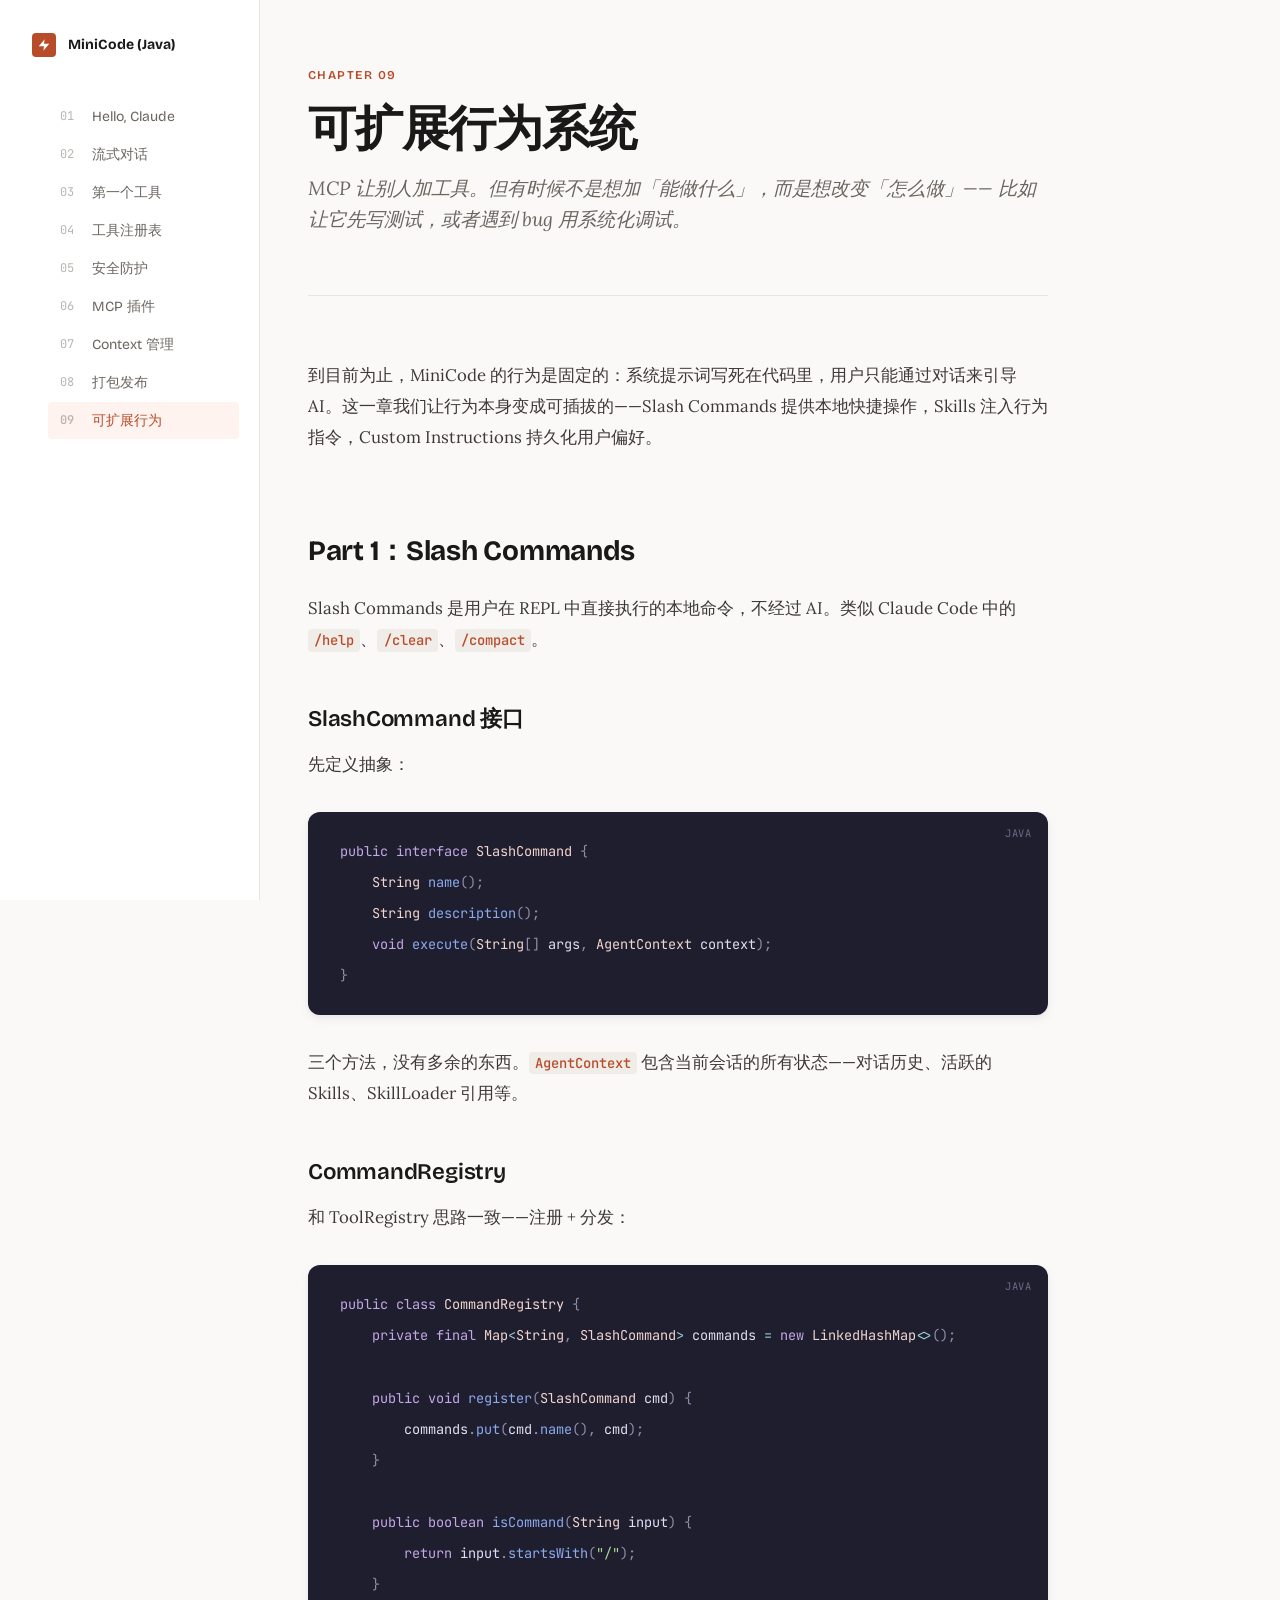
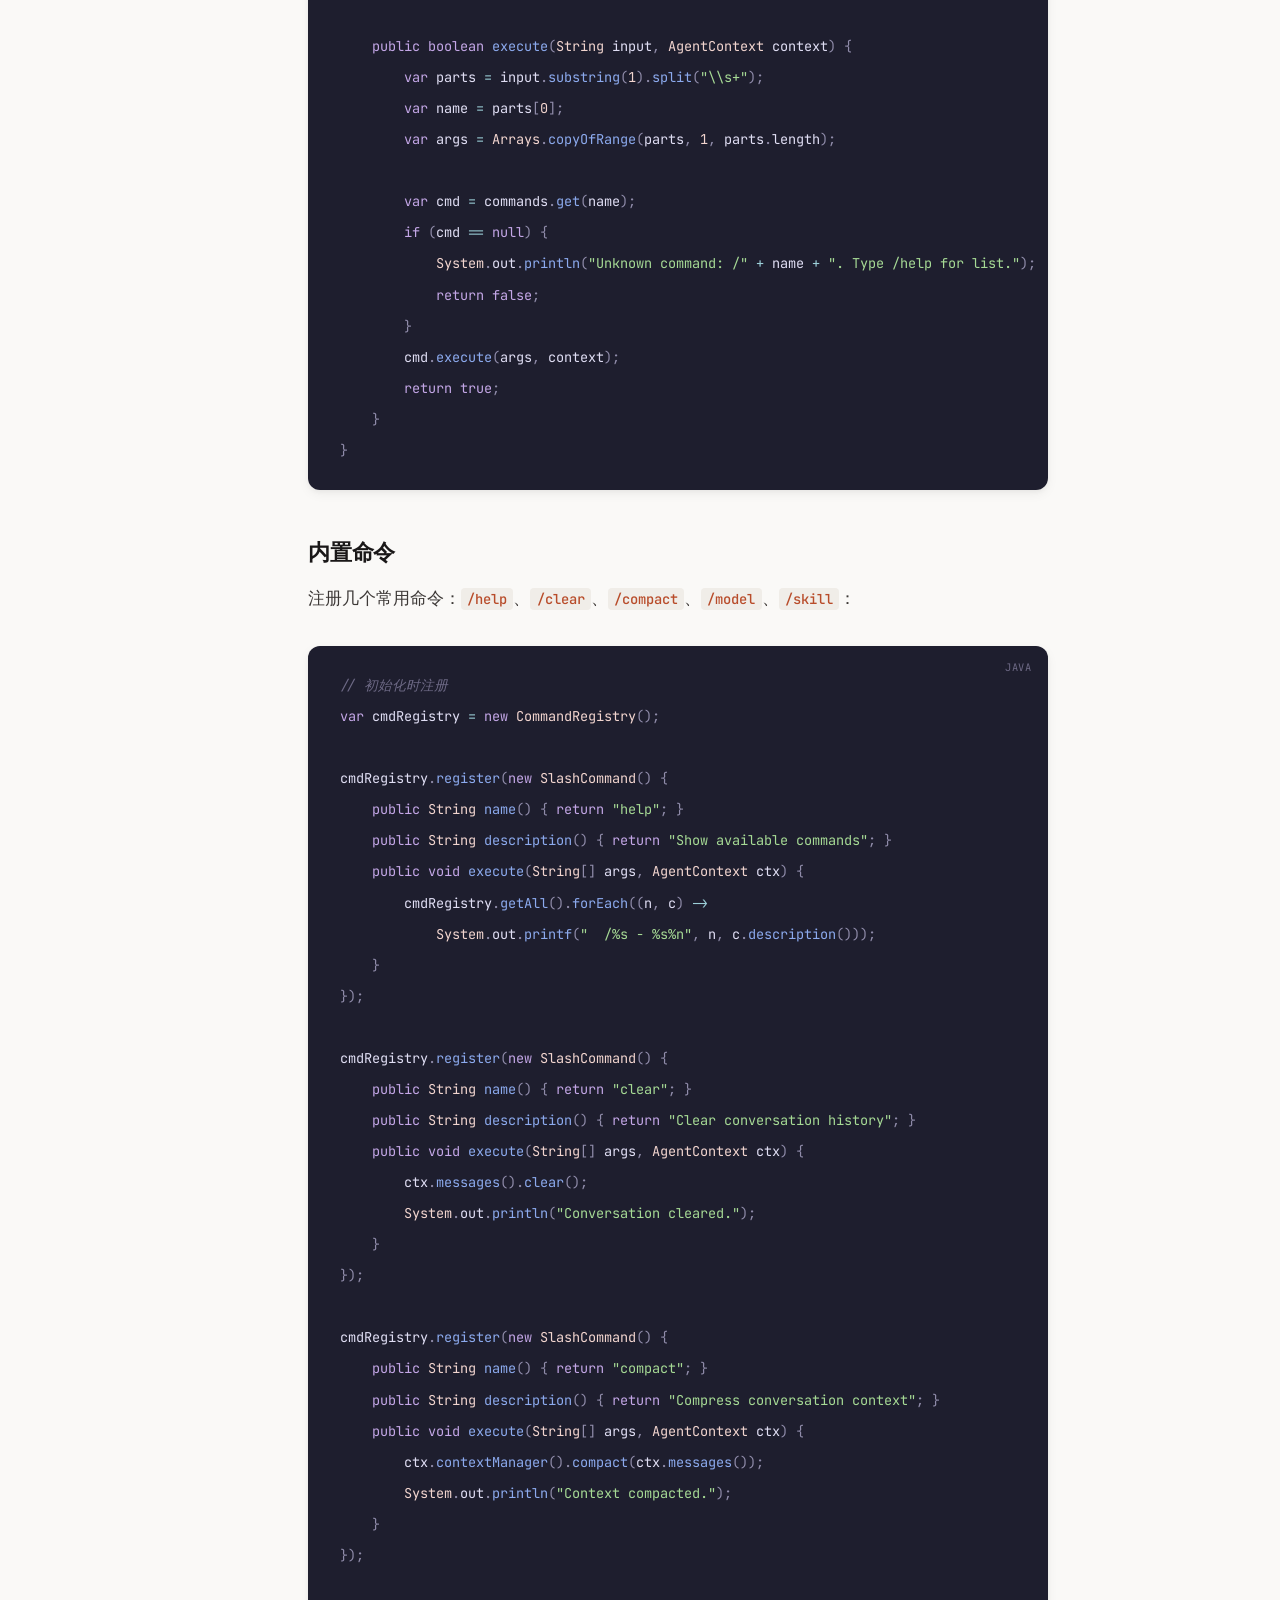
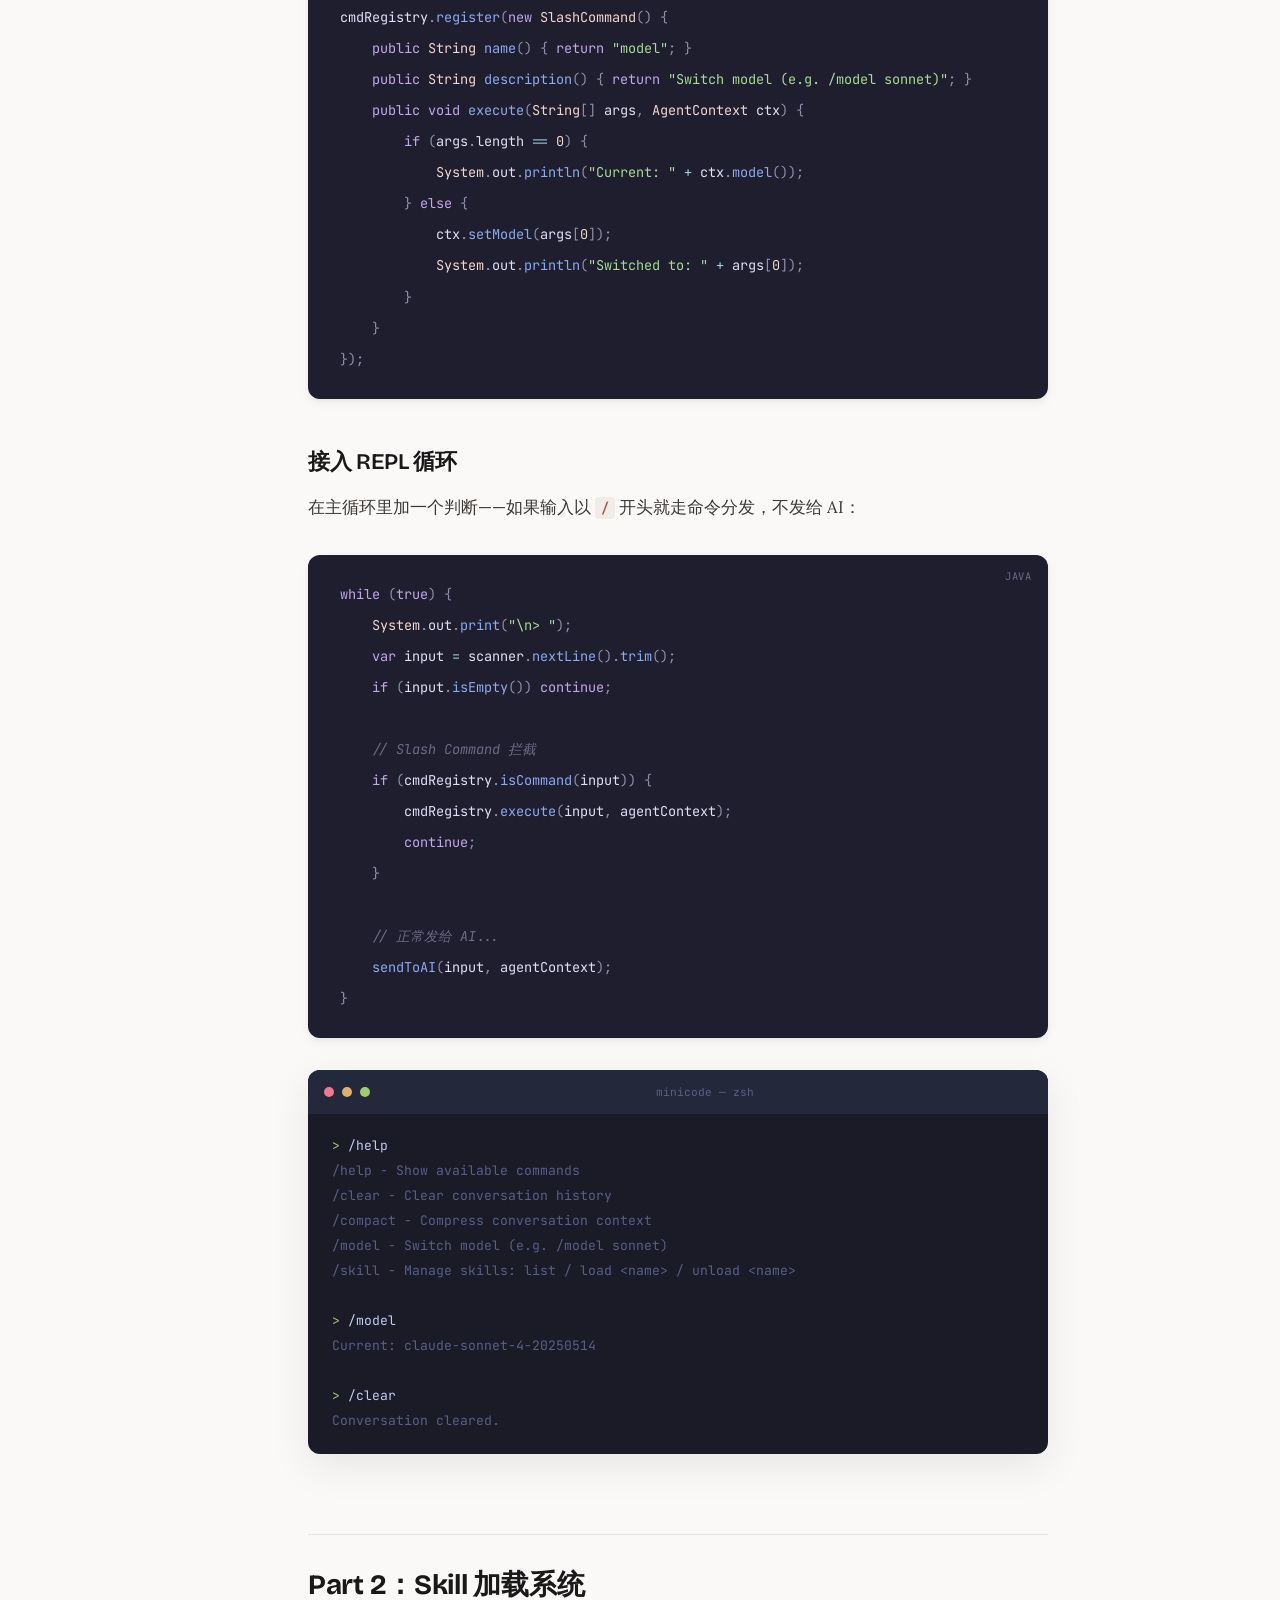
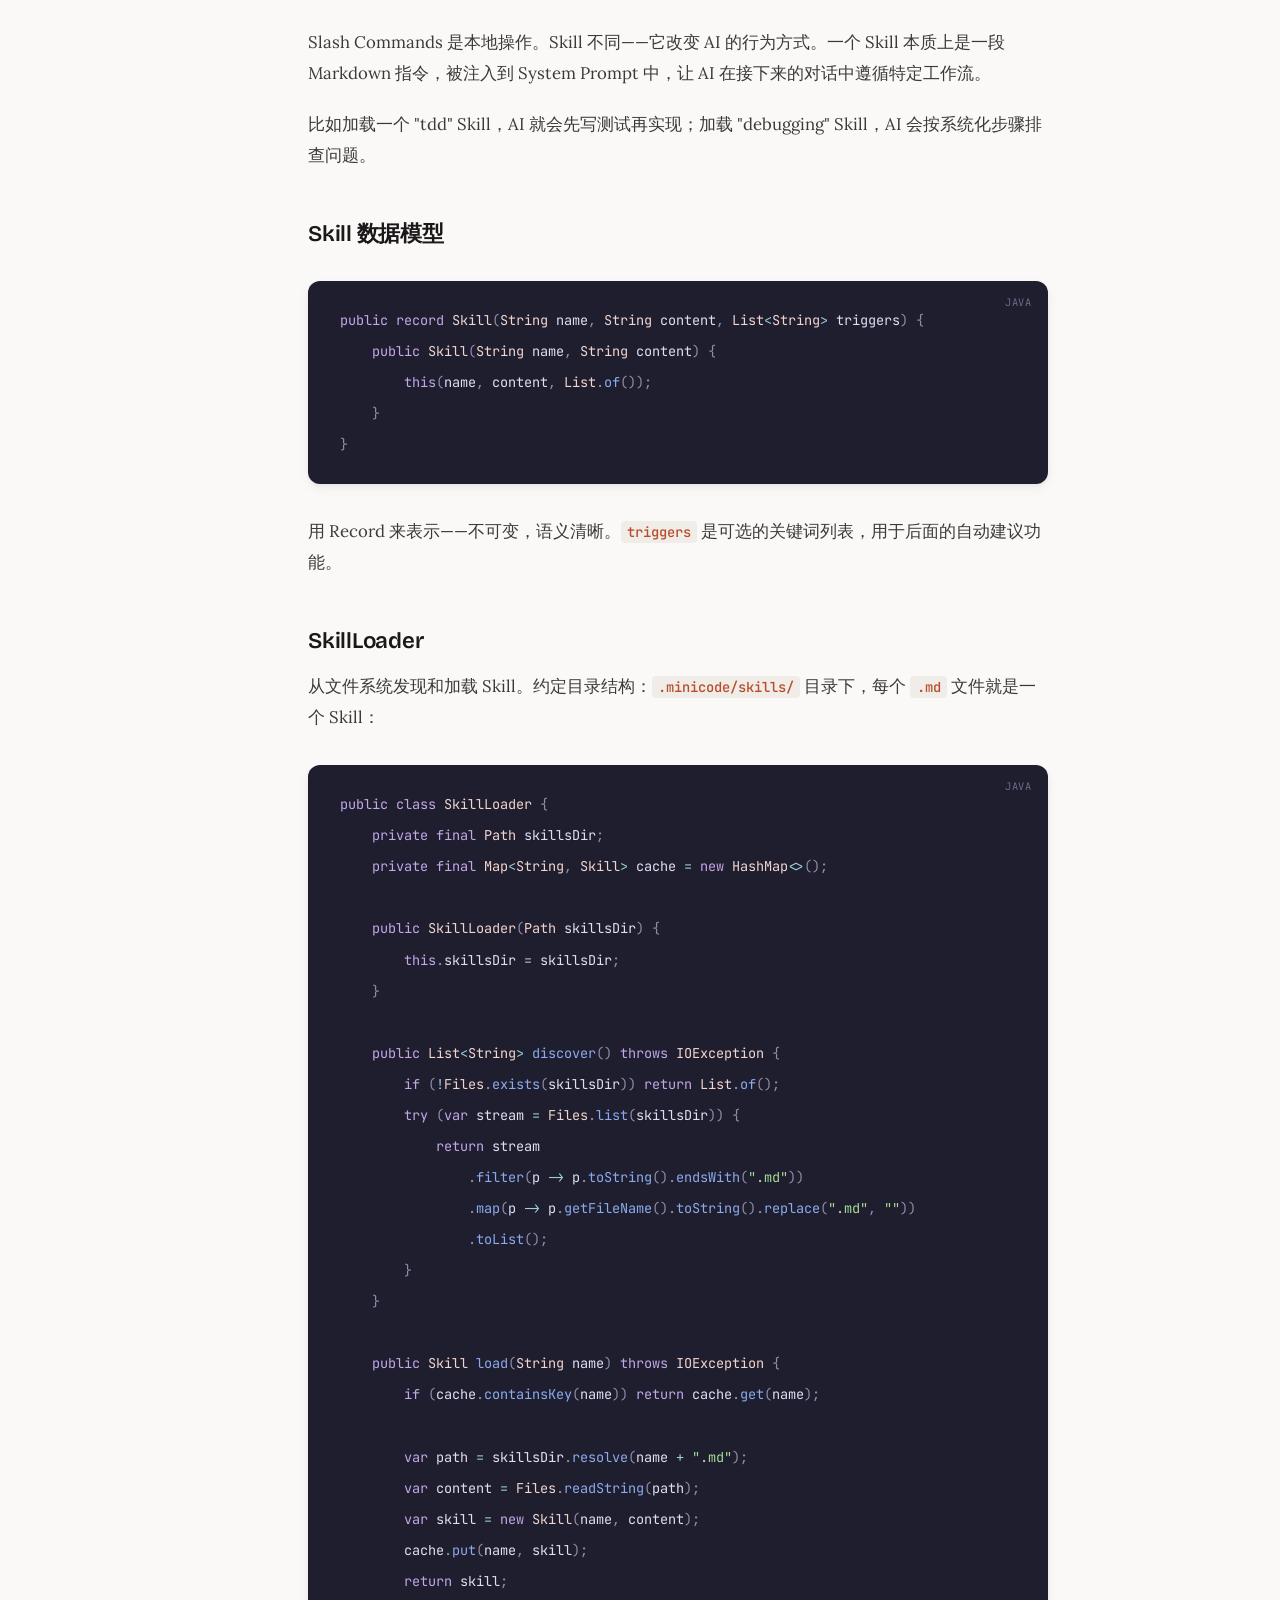
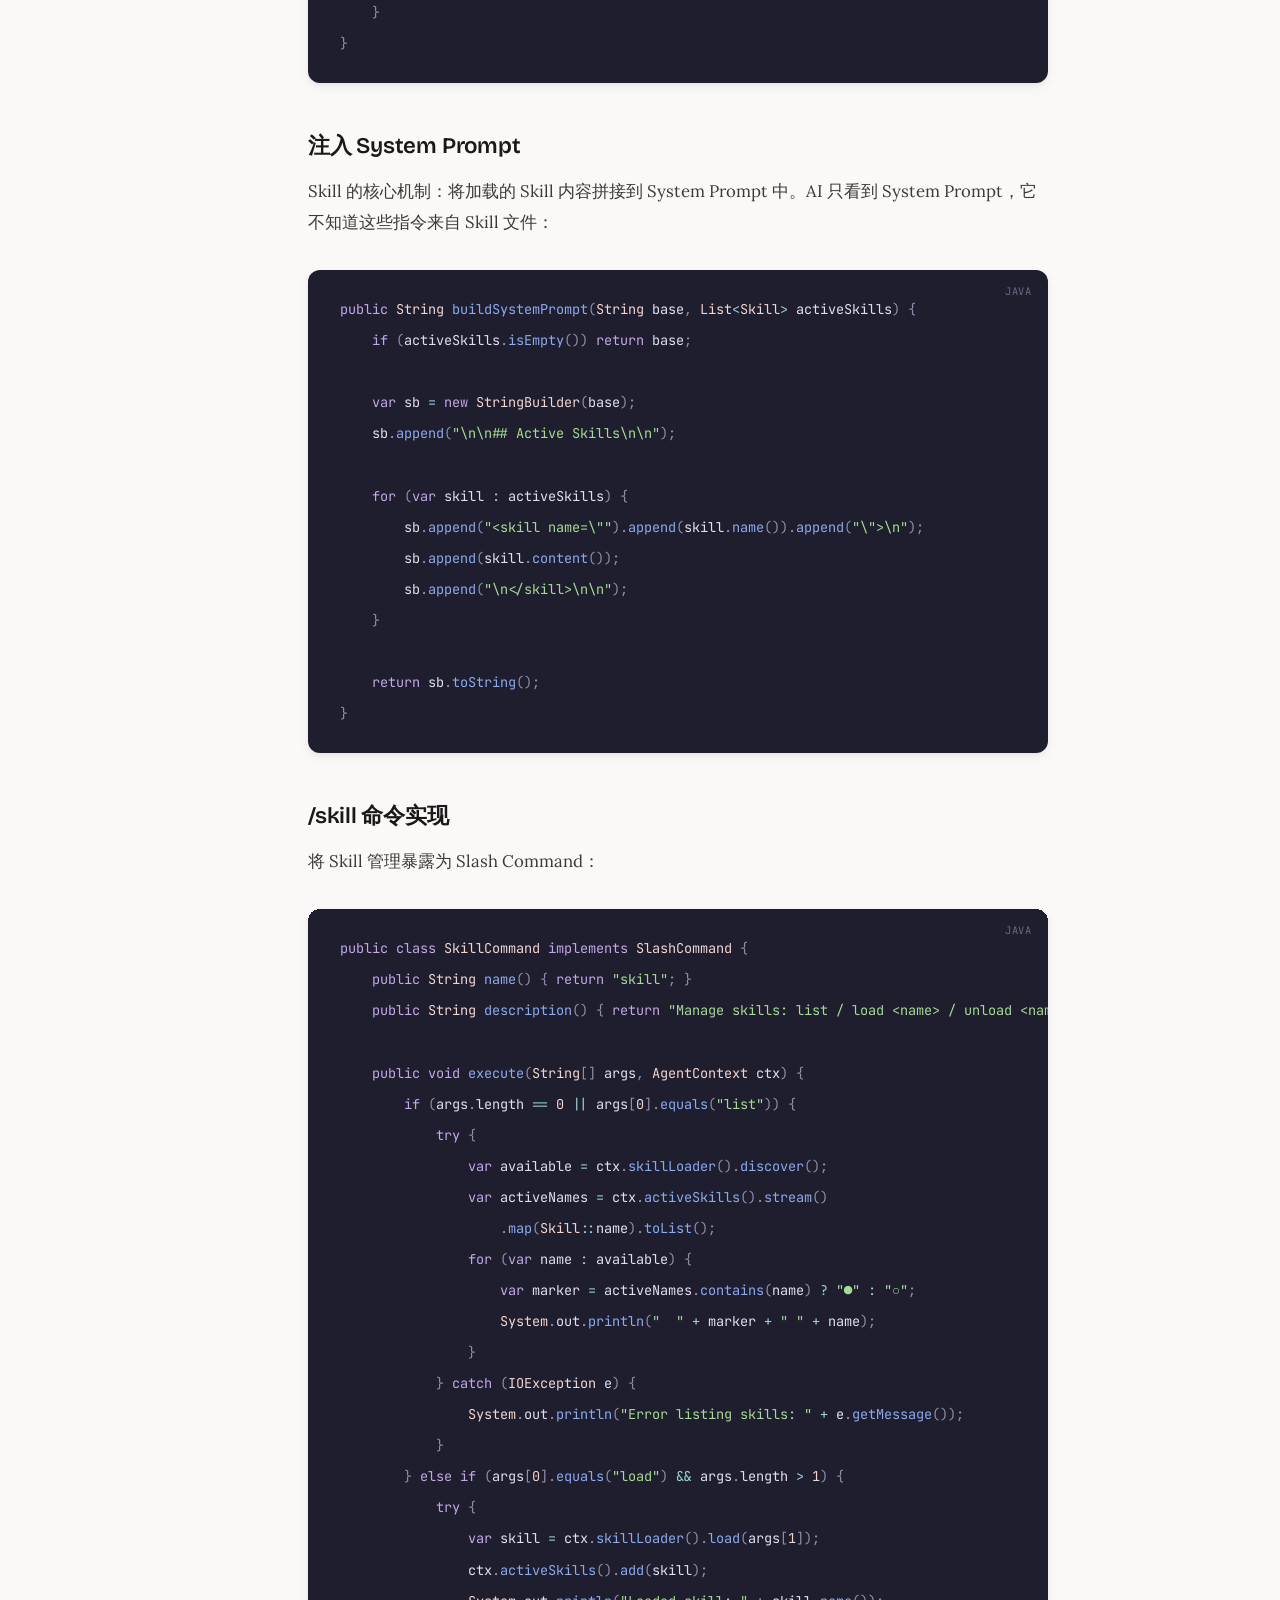
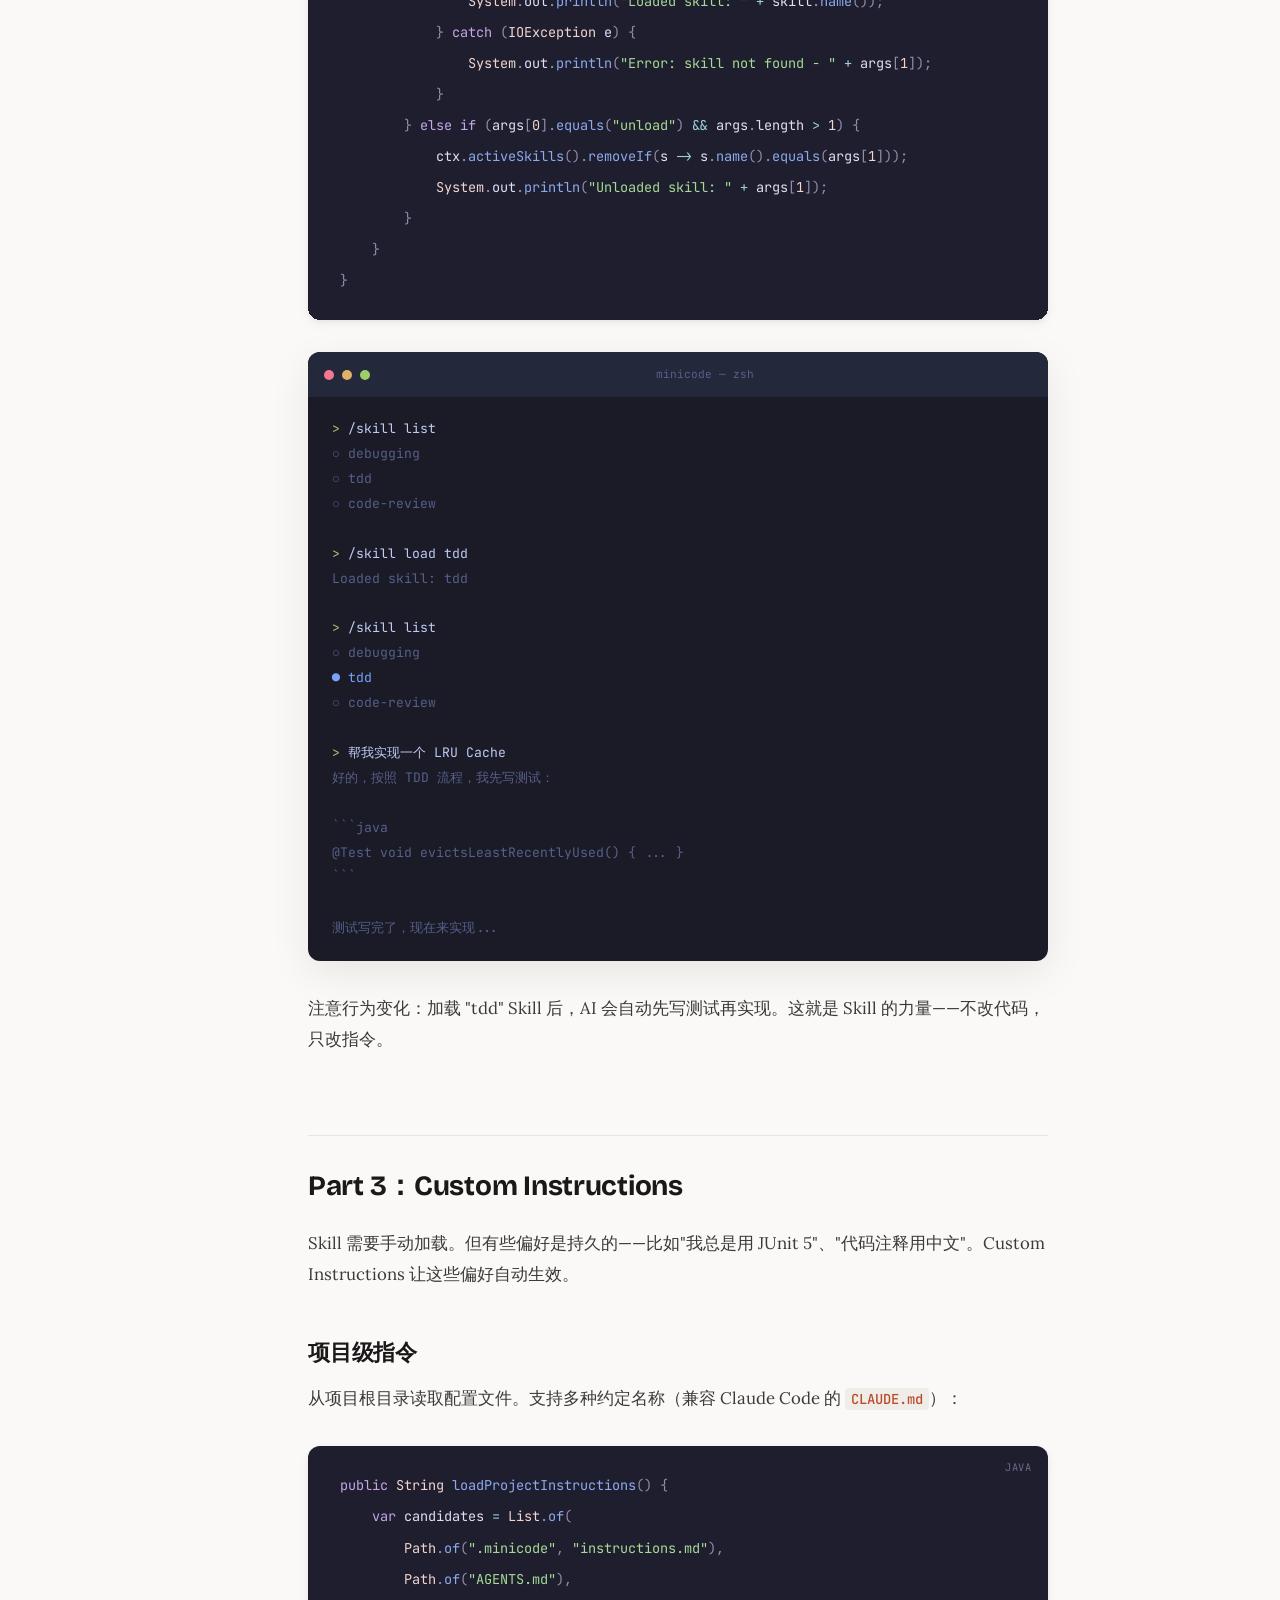
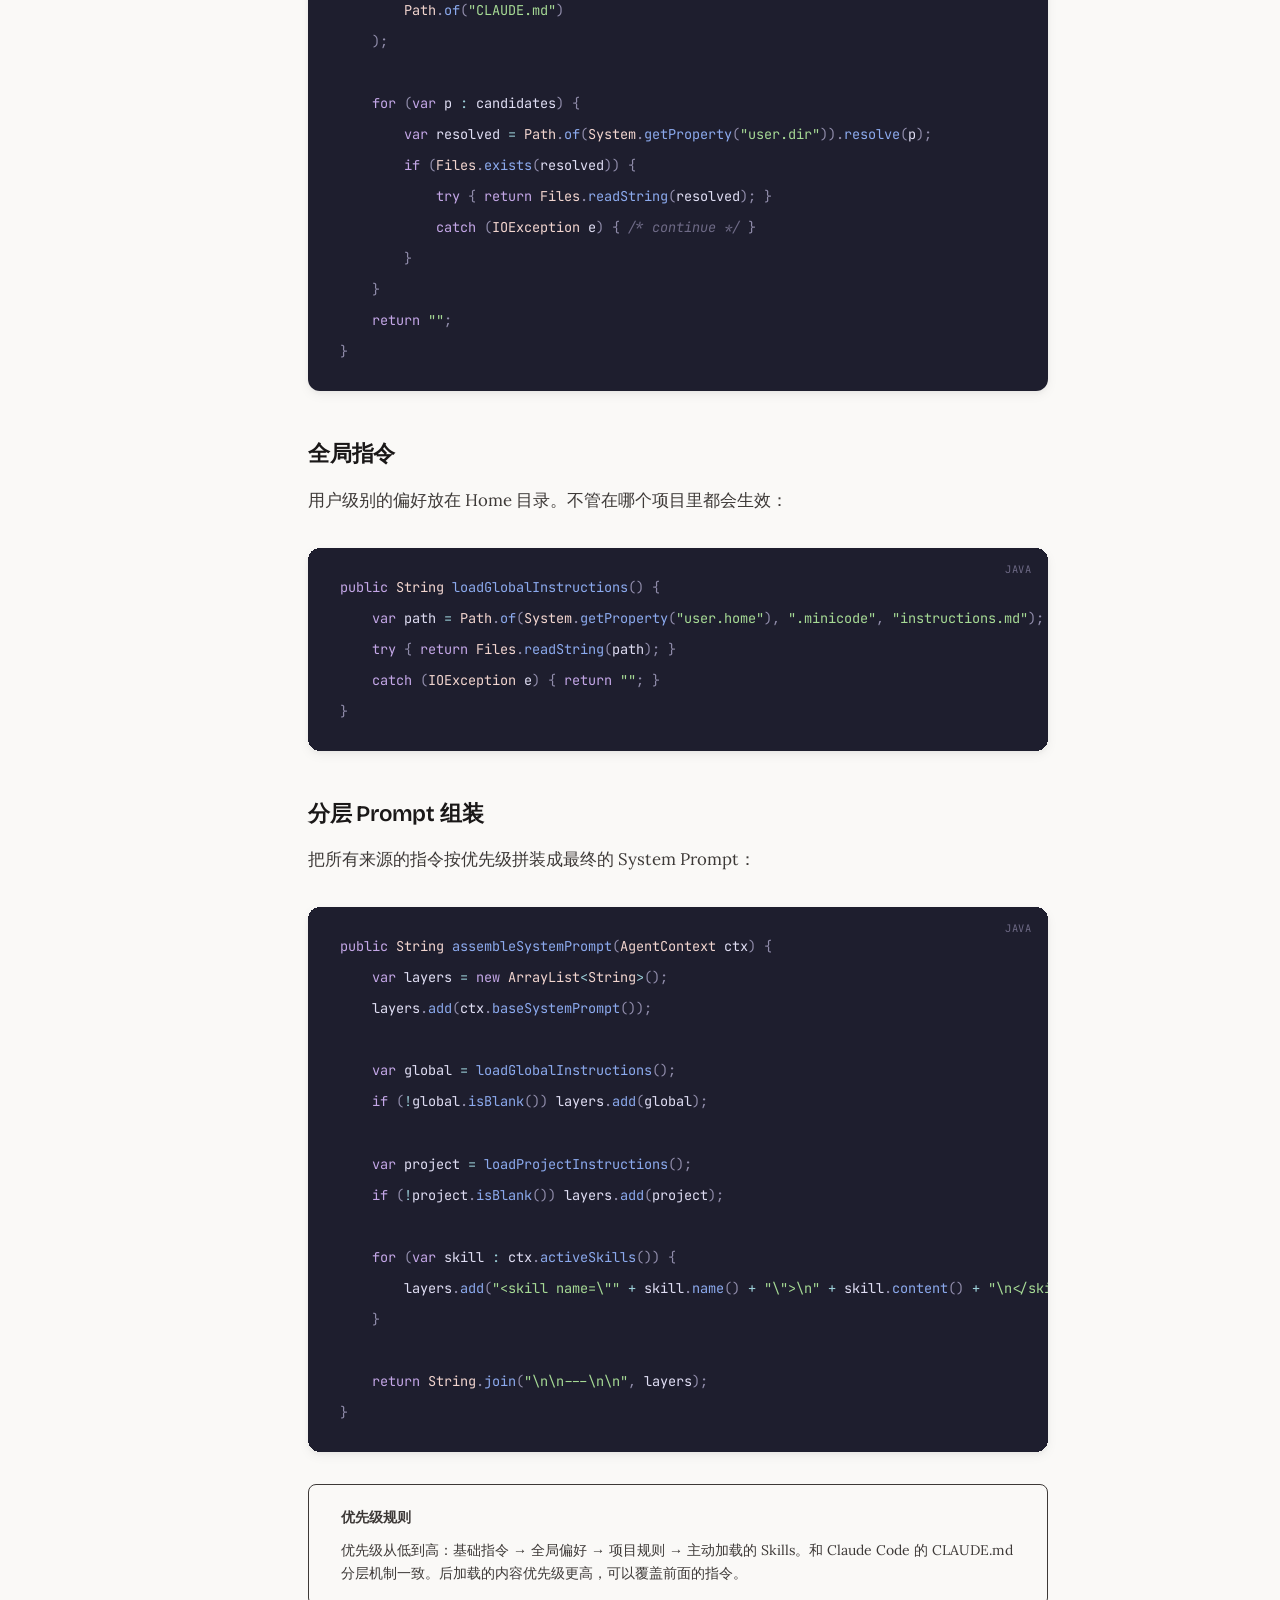
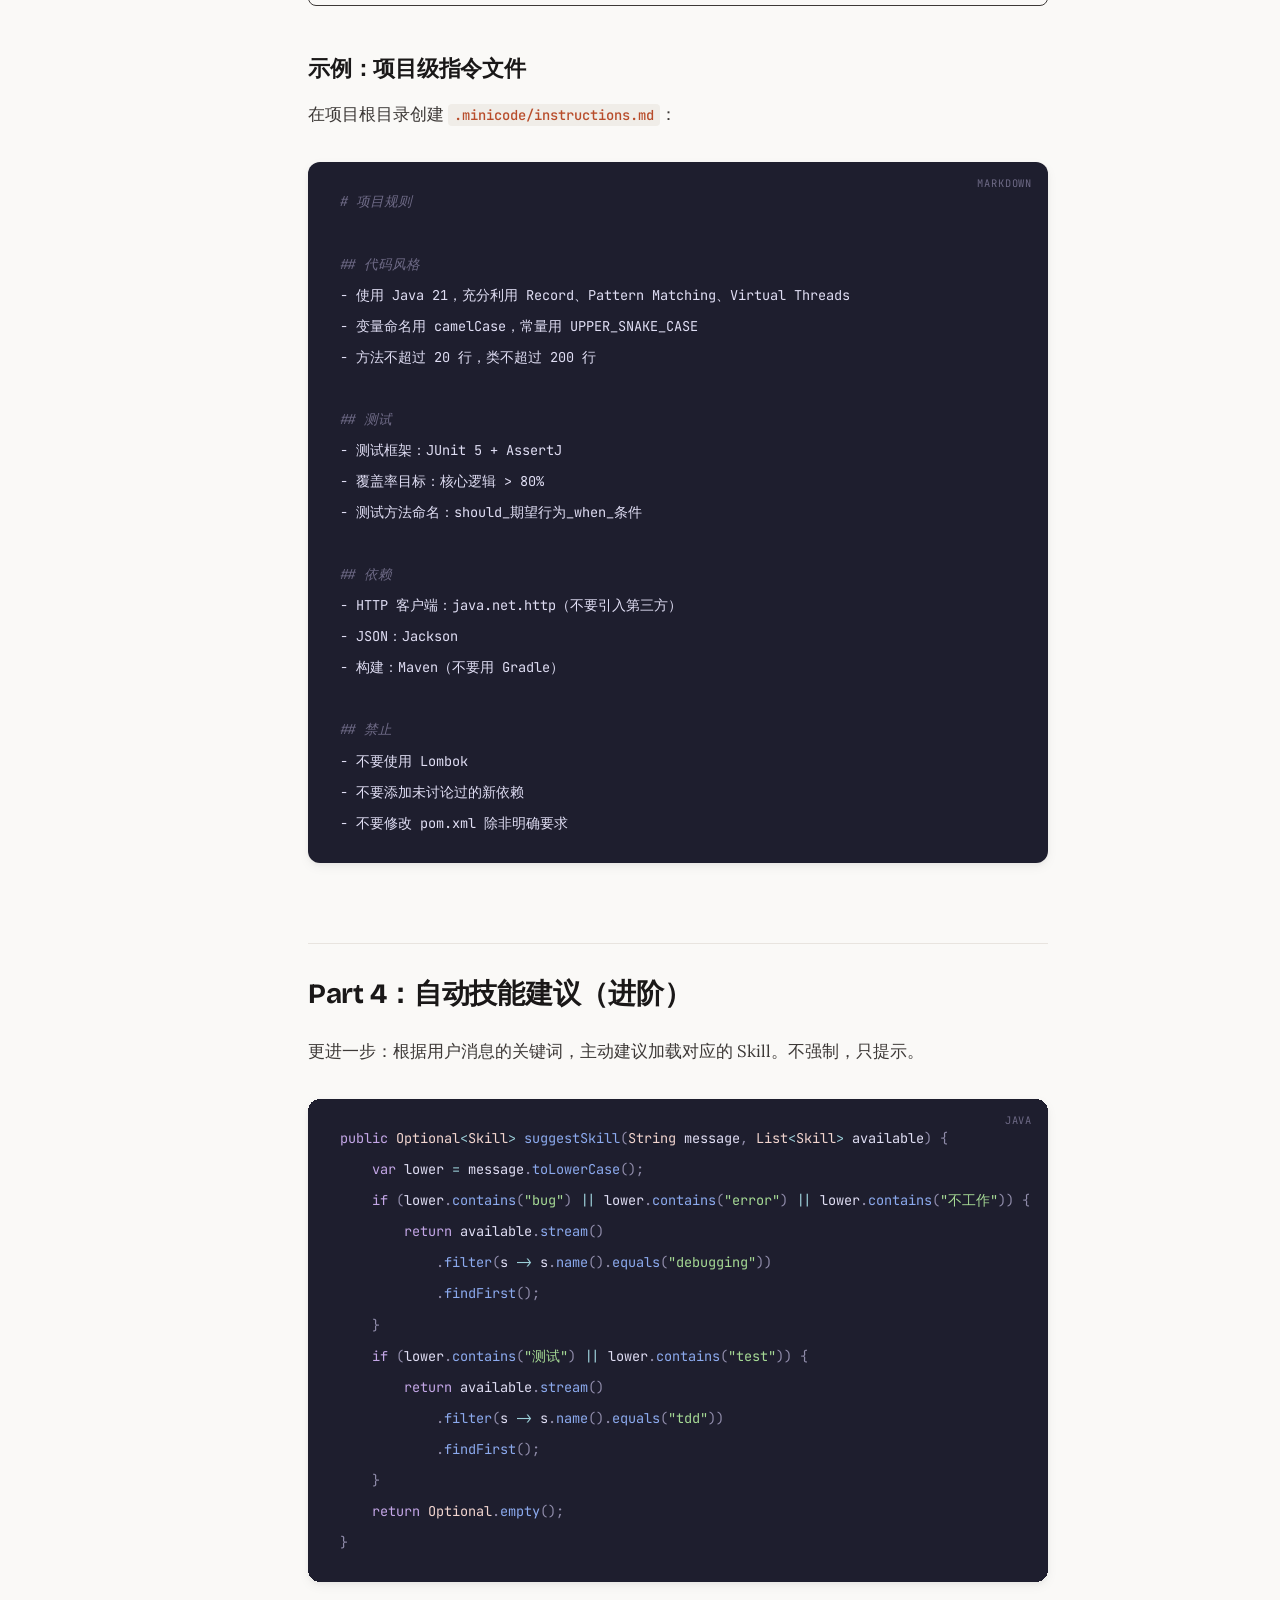
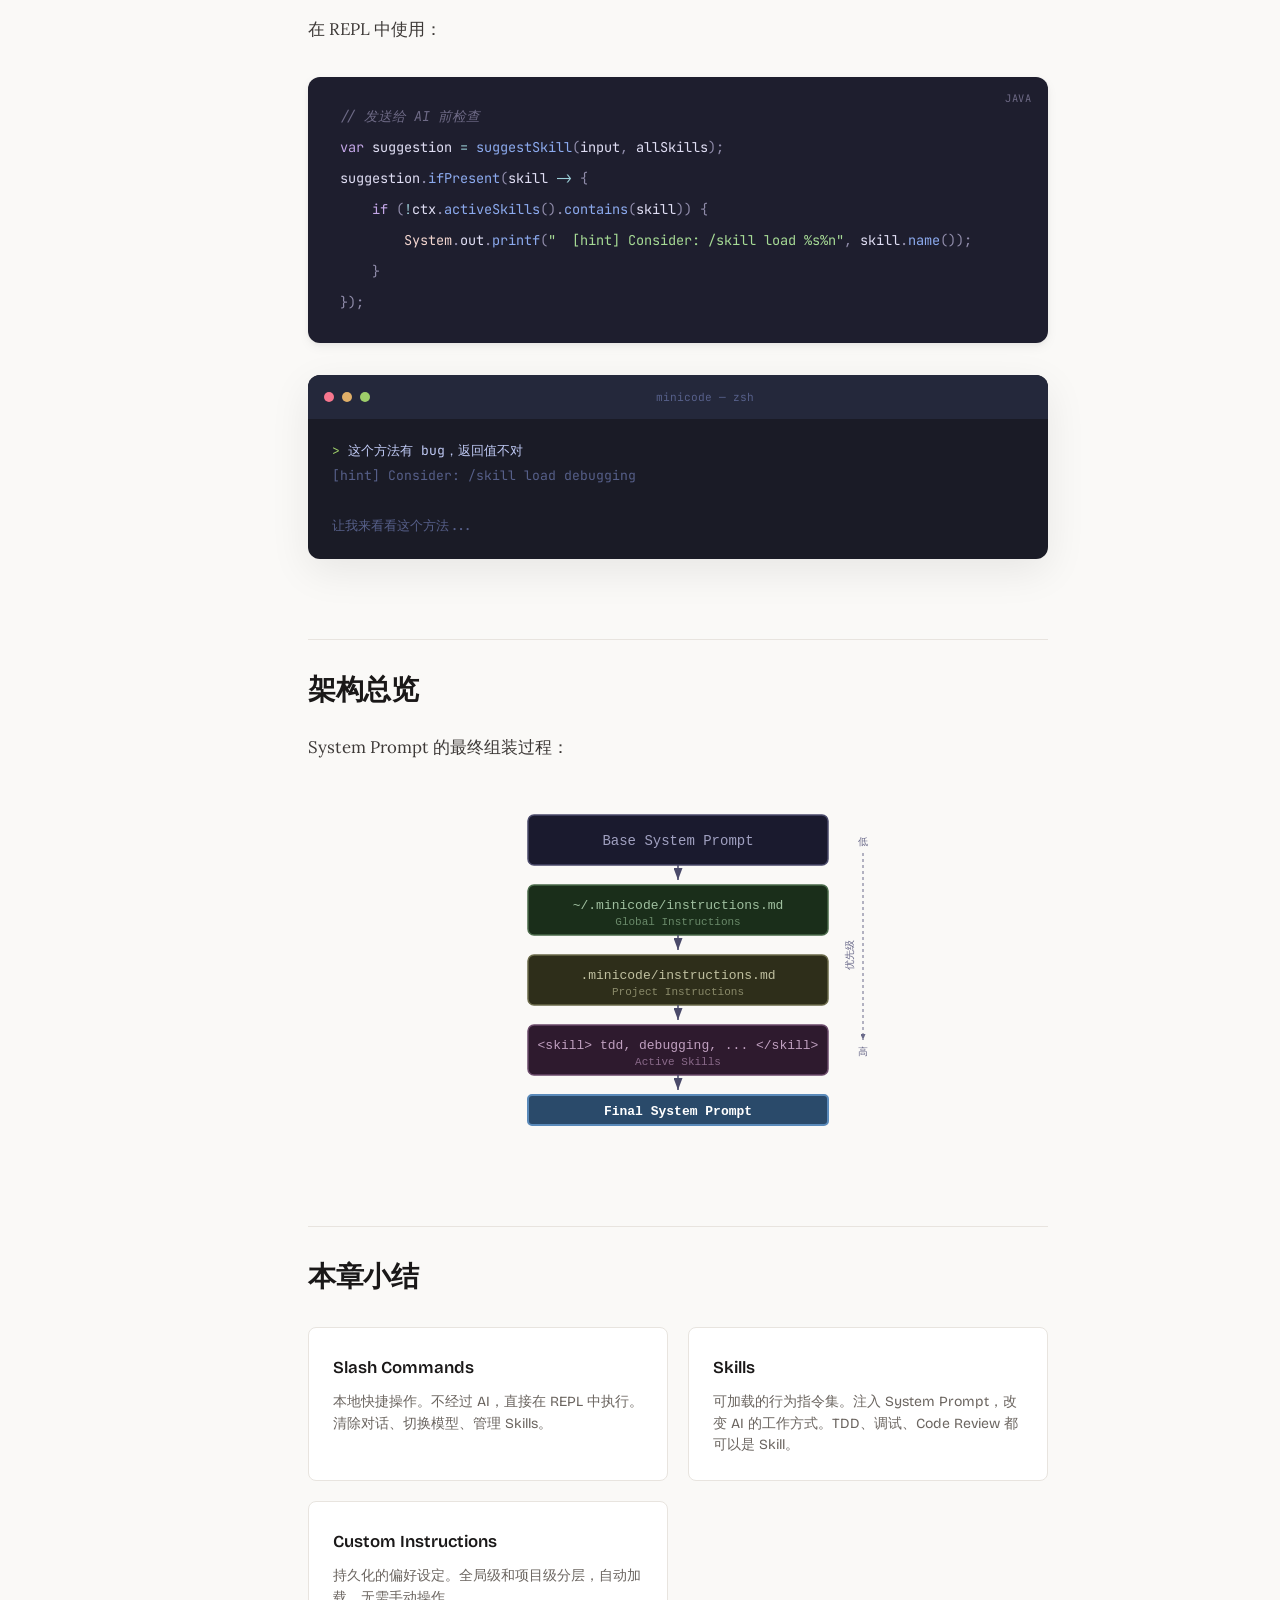
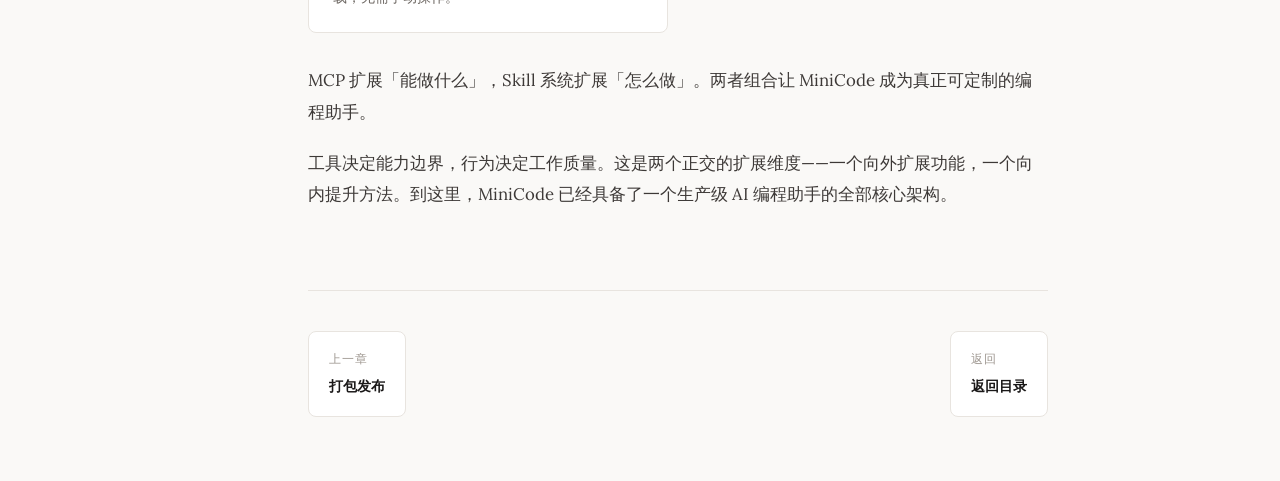
<file: chapters/09-skills.html>
<!DOCTYPE html>
<html lang="zh-CN">
<head>
  <meta charset="UTF-8">
  <meta name="viewport" content="width=device-width, initial-scale=1.0">
  <title>09 - 可扩展行为系统 | MiniCode (Java) 教程</title>
  <link rel="stylesheet" href="../styles/main.css">
</head>
<body>
  <div class="page-wrapper">
    <nav class="sidebar">
      <a href="../index.html" class="sidebar-logo">
        <span class="logo-mark"><svg width="14" height="14" viewBox="0 0 24 24" fill="none"><path d="M13 2L3 14h9l-1 8 10-12h-9l1-8z" fill="white"/></svg></span>
        MiniCode (Java)
      </a>
      <ul class="sidebar-nav">
        <li><a href="01-hello-claude.html"><span class="chapter-num">01</span> Hello, Claude</a></li>
        <li><a href="02-streaming-repl.html"><span class="chapter-num">02</span> 流式对话</a></li>
        <li><a href="03-first-tool.html"><span class="chapter-num">03</span> 第一个工具</a></li>
        <li><a href="04-tool-registry.html"><span class="chapter-num">04</span> 工具注册表</a></li>
        <li><a href="05-security.html"><span class="chapter-num">05</span> 安全防护</a></li>
        <li><a href="06-mcp.html"><span class="chapter-num">06</span> MCP 插件</a></li>
        <li><a href="07-context.html"><span class="chapter-num">07</span> Context 管理</a></li>
        <li><a href="08-ship-it.html"><span class="chapter-num">08</span> 打包发布</a></li>
        <li><a href="09-skills.html" class="active"><span class="chapter-num">09</span> 可扩展行为</a></li>
      </ul>
    </nav>

    <main class="main-content">
      <header class="chapter-header">
        <span class="chapter-number">Chapter 09</span>
        <h1 class="chapter-title">可扩展行为系统</h1>
        <p class="chapter-subtitle">MCP 让别人加工具。但有时候不是想加「能做什么」，而是想改变「怎么做」—— 比如让它先写测试，或者遇到 bug 用系统化调试。</p>
      </header>

      <p>到目前为止，MiniCode 的行为是固定的：系统提示词写死在代码里，用户只能通过对话来引导 AI。这一章我们让行为本身变成可插拔的——Slash Commands 提供本地快捷操作，Skills 注入行为指令，Custom Instructions 持久化用户偏好。</p>

      <!-- ============================== Part 1 ============================== -->

      <h2>Part 1：Slash Commands</h2>

      <p>Slash Commands 是用户在 REPL 中直接执行的本地命令，不经过 AI。类似 Claude Code 中的 <code>/help</code>、<code>/clear</code>、<code>/compact</code>。</p>

      <h3>SlashCommand 接口</h3>

      <p>先定义抽象：</p>

      <pre data-lang="java"><code><span class="token-keyword">public interface</span> <span class="token-type">SlashCommand</span> <span class="token-punctuation">{</span>
    <span class="token-type">String</span> <span class="token-function">name</span><span class="token-punctuation">(</span><span class="token-punctuation">)</span><span class="token-punctuation">;</span>
    <span class="token-type">String</span> <span class="token-function">description</span><span class="token-punctuation">(</span><span class="token-punctuation">)</span><span class="token-punctuation">;</span>
    <span class="token-keyword">void</span> <span class="token-function">execute</span><span class="token-punctuation">(</span><span class="token-type">String</span><span class="token-punctuation">[</span><span class="token-punctuation">]</span> <span class="token-variable">args</span><span class="token-punctuation">,</span> <span class="token-type">AgentContext</span> <span class="token-variable">context</span><span class="token-punctuation">)</span><span class="token-punctuation">;</span>
<span class="token-punctuation">}</span></code></pre>

      <p>三个方法，没有多余的东西。<code>AgentContext</code> 包含当前会话的所有状态——对话历史、活跃的 Skills、SkillLoader 引用等。</p>

      <h3>CommandRegistry</h3>

      <p>和 ToolRegistry 思路一致——注册 + 分发：</p>

      <pre data-lang="java"><code><span class="token-keyword">public class</span> <span class="token-type">CommandRegistry</span> <span class="token-punctuation">{</span>
    <span class="token-keyword">private final</span> <span class="token-type">Map</span><span class="token-operator">&lt;</span><span class="token-type">String</span><span class="token-punctuation">,</span> <span class="token-type">SlashCommand</span><span class="token-operator">&gt;</span> <span class="token-variable">commands</span> <span class="token-operator">=</span> <span class="token-keyword">new</span> <span class="token-type">LinkedHashMap</span><span class="token-operator">&lt;&gt;</span><span class="token-punctuation">(</span><span class="token-punctuation">)</span><span class="token-punctuation">;</span>

    <span class="token-keyword">public void</span> <span class="token-function">register</span><span class="token-punctuation">(</span><span class="token-type">SlashCommand</span> <span class="token-variable">cmd</span><span class="token-punctuation">)</span> <span class="token-punctuation">{</span>
        <span class="token-variable">commands</span><span class="token-punctuation">.</span><span class="token-function">put</span><span class="token-punctuation">(</span><span class="token-variable">cmd</span><span class="token-punctuation">.</span><span class="token-function">name</span><span class="token-punctuation">(</span><span class="token-punctuation">)</span><span class="token-punctuation">,</span> <span class="token-variable">cmd</span><span class="token-punctuation">)</span><span class="token-punctuation">;</span>
    <span class="token-punctuation">}</span>

    <span class="token-keyword">public boolean</span> <span class="token-function">isCommand</span><span class="token-punctuation">(</span><span class="token-type">String</span> <span class="token-variable">input</span><span class="token-punctuation">)</span> <span class="token-punctuation">{</span>
        <span class="token-keyword">return</span> <span class="token-variable">input</span><span class="token-punctuation">.</span><span class="token-function">startsWith</span><span class="token-punctuation">(</span><span class="token-string">"/"</span><span class="token-punctuation">)</span><span class="token-punctuation">;</span>
    <span class="token-punctuation">}</span>

    <span class="token-keyword">public boolean</span> <span class="token-function">execute</span><span class="token-punctuation">(</span><span class="token-type">String</span> <span class="token-variable">input</span><span class="token-punctuation">,</span> <span class="token-type">AgentContext</span> <span class="token-variable">context</span><span class="token-punctuation">)</span> <span class="token-punctuation">{</span>
        <span class="token-keyword">var</span> <span class="token-variable">parts</span> <span class="token-operator">=</span> <span class="token-variable">input</span><span class="token-punctuation">.</span><span class="token-function">substring</span><span class="token-punctuation">(</span><span class="token-number">1</span><span class="token-punctuation">)</span><span class="token-punctuation">.</span><span class="token-function">split</span><span class="token-punctuation">(</span><span class="token-string">"\\s+"</span><span class="token-punctuation">)</span><span class="token-punctuation">;</span>
        <span class="token-keyword">var</span> <span class="token-variable">name</span> <span class="token-operator">=</span> <span class="token-variable">parts</span><span class="token-punctuation">[</span><span class="token-number">0</span><span class="token-punctuation">]</span><span class="token-punctuation">;</span>
        <span class="token-keyword">var</span> <span class="token-variable">args</span> <span class="token-operator">=</span> <span class="token-type">Arrays</span><span class="token-punctuation">.</span><span class="token-function">copyOfRange</span><span class="token-punctuation">(</span><span class="token-variable">parts</span><span class="token-punctuation">,</span> <span class="token-number">1</span><span class="token-punctuation">,</span> <span class="token-variable">parts</span><span class="token-punctuation">.</span><span class="token-variable">length</span><span class="token-punctuation">)</span><span class="token-punctuation">;</span>

        <span class="token-keyword">var</span> <span class="token-variable">cmd</span> <span class="token-operator">=</span> <span class="token-variable">commands</span><span class="token-punctuation">.</span><span class="token-function">get</span><span class="token-punctuation">(</span><span class="token-variable">name</span><span class="token-punctuation">)</span><span class="token-punctuation">;</span>
        <span class="token-keyword">if</span> <span class="token-punctuation">(</span><span class="token-variable">cmd</span> <span class="token-operator">==</span> <span class="token-keyword">null</span><span class="token-punctuation">)</span> <span class="token-punctuation">{</span>
            <span class="token-type">System</span><span class="token-punctuation">.</span><span class="token-variable">out</span><span class="token-punctuation">.</span><span class="token-function">println</span><span class="token-punctuation">(</span><span class="token-string">"Unknown command: /"</span> <span class="token-operator">+</span> <span class="token-variable">name</span> <span class="token-operator">+</span> <span class="token-string">". Type /help for list."</span><span class="token-punctuation">)</span><span class="token-punctuation">;</span>
            <span class="token-keyword">return false</span><span class="token-punctuation">;</span>
        <span class="token-punctuation">}</span>
        <span class="token-variable">cmd</span><span class="token-punctuation">.</span><span class="token-function">execute</span><span class="token-punctuation">(</span><span class="token-variable">args</span><span class="token-punctuation">,</span> <span class="token-variable">context</span><span class="token-punctuation">)</span><span class="token-punctuation">;</span>
        <span class="token-keyword">return true</span><span class="token-punctuation">;</span>
    <span class="token-punctuation">}</span>
<span class="token-punctuation">}</span></code></pre>

      <h3>内置命令</h3>

      <p>注册几个常用命令：<code>/help</code>、<code>/clear</code>、<code>/compact</code>、<code>/model</code>、<code>/skill</code>：</p>

      <pre data-lang="java"><code><span class="token-comment">// 初始化时注册</span>
<span class="token-keyword">var</span> <span class="token-variable">cmdRegistry</span> <span class="token-operator">=</span> <span class="token-keyword">new</span> <span class="token-type">CommandRegistry</span><span class="token-punctuation">(</span><span class="token-punctuation">)</span><span class="token-punctuation">;</span>

<span class="token-variable">cmdRegistry</span><span class="token-punctuation">.</span><span class="token-function">register</span><span class="token-punctuation">(</span><span class="token-keyword">new</span> <span class="token-type">SlashCommand</span><span class="token-punctuation">(</span><span class="token-punctuation">)</span> <span class="token-punctuation">{</span>
    <span class="token-keyword">public</span> <span class="token-type">String</span> <span class="token-function">name</span><span class="token-punctuation">(</span><span class="token-punctuation">)</span> <span class="token-punctuation">{</span> <span class="token-keyword">return</span> <span class="token-string">"help"</span><span class="token-punctuation">;</span> <span class="token-punctuation">}</span>
    <span class="token-keyword">public</span> <span class="token-type">String</span> <span class="token-function">description</span><span class="token-punctuation">(</span><span class="token-punctuation">)</span> <span class="token-punctuation">{</span> <span class="token-keyword">return</span> <span class="token-string">"Show available commands"</span><span class="token-punctuation">;</span> <span class="token-punctuation">}</span>
    <span class="token-keyword">public void</span> <span class="token-function">execute</span><span class="token-punctuation">(</span><span class="token-type">String</span><span class="token-punctuation">[</span><span class="token-punctuation">]</span> <span class="token-variable">args</span><span class="token-punctuation">,</span> <span class="token-type">AgentContext</span> <span class="token-variable">ctx</span><span class="token-punctuation">)</span> <span class="token-punctuation">{</span>
        <span class="token-variable">cmdRegistry</span><span class="token-punctuation">.</span><span class="token-function">getAll</span><span class="token-punctuation">(</span><span class="token-punctuation">)</span><span class="token-punctuation">.</span><span class="token-function">forEach</span><span class="token-punctuation">(</span><span class="token-punctuation">(</span><span class="token-variable">n</span><span class="token-punctuation">,</span> <span class="token-variable">c</span><span class="token-punctuation">)</span> <span class="token-operator">-&gt;</span>
            <span class="token-type">System</span><span class="token-punctuation">.</span><span class="token-variable">out</span><span class="token-punctuation">.</span><span class="token-function">printf</span><span class="token-punctuation">(</span><span class="token-string">"  /%s - %s%n"</span><span class="token-punctuation">,</span> <span class="token-variable">n</span><span class="token-punctuation">,</span> <span class="token-variable">c</span><span class="token-punctuation">.</span><span class="token-function">description</span><span class="token-punctuation">(</span><span class="token-punctuation">)</span><span class="token-punctuation">)</span><span class="token-punctuation">)</span><span class="token-punctuation">;</span>
    <span class="token-punctuation">}</span>
<span class="token-punctuation">}</span><span class="token-punctuation">)</span><span class="token-punctuation">;</span>

<span class="token-variable">cmdRegistry</span><span class="token-punctuation">.</span><span class="token-function">register</span><span class="token-punctuation">(</span><span class="token-keyword">new</span> <span class="token-type">SlashCommand</span><span class="token-punctuation">(</span><span class="token-punctuation">)</span> <span class="token-punctuation">{</span>
    <span class="token-keyword">public</span> <span class="token-type">String</span> <span class="token-function">name</span><span class="token-punctuation">(</span><span class="token-punctuation">)</span> <span class="token-punctuation">{</span> <span class="token-keyword">return</span> <span class="token-string">"clear"</span><span class="token-punctuation">;</span> <span class="token-punctuation">}</span>
    <span class="token-keyword">public</span> <span class="token-type">String</span> <span class="token-function">description</span><span class="token-punctuation">(</span><span class="token-punctuation">)</span> <span class="token-punctuation">{</span> <span class="token-keyword">return</span> <span class="token-string">"Clear conversation history"</span><span class="token-punctuation">;</span> <span class="token-punctuation">}</span>
    <span class="token-keyword">public void</span> <span class="token-function">execute</span><span class="token-punctuation">(</span><span class="token-type">String</span><span class="token-punctuation">[</span><span class="token-punctuation">]</span> <span class="token-variable">args</span><span class="token-punctuation">,</span> <span class="token-type">AgentContext</span> <span class="token-variable">ctx</span><span class="token-punctuation">)</span> <span class="token-punctuation">{</span>
        <span class="token-variable">ctx</span><span class="token-punctuation">.</span><span class="token-function">messages</span><span class="token-punctuation">(</span><span class="token-punctuation">)</span><span class="token-punctuation">.</span><span class="token-function">clear</span><span class="token-punctuation">(</span><span class="token-punctuation">)</span><span class="token-punctuation">;</span>
        <span class="token-type">System</span><span class="token-punctuation">.</span><span class="token-variable">out</span><span class="token-punctuation">.</span><span class="token-function">println</span><span class="token-punctuation">(</span><span class="token-string">"Conversation cleared."</span><span class="token-punctuation">)</span><span class="token-punctuation">;</span>
    <span class="token-punctuation">}</span>
<span class="token-punctuation">}</span><span class="token-punctuation">)</span><span class="token-punctuation">;</span>

<span class="token-variable">cmdRegistry</span><span class="token-punctuation">.</span><span class="token-function">register</span><span class="token-punctuation">(</span><span class="token-keyword">new</span> <span class="token-type">SlashCommand</span><span class="token-punctuation">(</span><span class="token-punctuation">)</span> <span class="token-punctuation">{</span>
    <span class="token-keyword">public</span> <span class="token-type">String</span> <span class="token-function">name</span><span class="token-punctuation">(</span><span class="token-punctuation">)</span> <span class="token-punctuation">{</span> <span class="token-keyword">return</span> <span class="token-string">"compact"</span><span class="token-punctuation">;</span> <span class="token-punctuation">}</span>
    <span class="token-keyword">public</span> <span class="token-type">String</span> <span class="token-function">description</span><span class="token-punctuation">(</span><span class="token-punctuation">)</span> <span class="token-punctuation">{</span> <span class="token-keyword">return</span> <span class="token-string">"Compress conversation context"</span><span class="token-punctuation">;</span> <span class="token-punctuation">}</span>
    <span class="token-keyword">public void</span> <span class="token-function">execute</span><span class="token-punctuation">(</span><span class="token-type">String</span><span class="token-punctuation">[</span><span class="token-punctuation">]</span> <span class="token-variable">args</span><span class="token-punctuation">,</span> <span class="token-type">AgentContext</span> <span class="token-variable">ctx</span><span class="token-punctuation">)</span> <span class="token-punctuation">{</span>
        <span class="token-variable">ctx</span><span class="token-punctuation">.</span><span class="token-function">contextManager</span><span class="token-punctuation">(</span><span class="token-punctuation">)</span><span class="token-punctuation">.</span><span class="token-function">compact</span><span class="token-punctuation">(</span><span class="token-variable">ctx</span><span class="token-punctuation">.</span><span class="token-function">messages</span><span class="token-punctuation">(</span><span class="token-punctuation">)</span><span class="token-punctuation">)</span><span class="token-punctuation">;</span>
        <span class="token-type">System</span><span class="token-punctuation">.</span><span class="token-variable">out</span><span class="token-punctuation">.</span><span class="token-function">println</span><span class="token-punctuation">(</span><span class="token-string">"Context compacted."</span><span class="token-punctuation">)</span><span class="token-punctuation">;</span>
    <span class="token-punctuation">}</span>
<span class="token-punctuation">}</span><span class="token-punctuation">)</span><span class="token-punctuation">;</span>

<span class="token-variable">cmdRegistry</span><span class="token-punctuation">.</span><span class="token-function">register</span><span class="token-punctuation">(</span><span class="token-keyword">new</span> <span class="token-type">SlashCommand</span><span class="token-punctuation">(</span><span class="token-punctuation">)</span> <span class="token-punctuation">{</span>
    <span class="token-keyword">public</span> <span class="token-type">String</span> <span class="token-function">name</span><span class="token-punctuation">(</span><span class="token-punctuation">)</span> <span class="token-punctuation">{</span> <span class="token-keyword">return</span> <span class="token-string">"model"</span><span class="token-punctuation">;</span> <span class="token-punctuation">}</span>
    <span class="token-keyword">public</span> <span class="token-type">String</span> <span class="token-function">description</span><span class="token-punctuation">(</span><span class="token-punctuation">)</span> <span class="token-punctuation">{</span> <span class="token-keyword">return</span> <span class="token-string">"Switch model (e.g. /model sonnet)"</span><span class="token-punctuation">;</span> <span class="token-punctuation">}</span>
    <span class="token-keyword">public void</span> <span class="token-function">execute</span><span class="token-punctuation">(</span><span class="token-type">String</span><span class="token-punctuation">[</span><span class="token-punctuation">]</span> <span class="token-variable">args</span><span class="token-punctuation">,</span> <span class="token-type">AgentContext</span> <span class="token-variable">ctx</span><span class="token-punctuation">)</span> <span class="token-punctuation">{</span>
        <span class="token-keyword">if</span> <span class="token-punctuation">(</span><span class="token-variable">args</span><span class="token-punctuation">.</span><span class="token-variable">length</span> <span class="token-operator">==</span> <span class="token-number">0</span><span class="token-punctuation">)</span> <span class="token-punctuation">{</span>
            <span class="token-type">System</span><span class="token-punctuation">.</span><span class="token-variable">out</span><span class="token-punctuation">.</span><span class="token-function">println</span><span class="token-punctuation">(</span><span class="token-string">"Current: "</span> <span class="token-operator">+</span> <span class="token-variable">ctx</span><span class="token-punctuation">.</span><span class="token-function">model</span><span class="token-punctuation">(</span><span class="token-punctuation">)</span><span class="token-punctuation">)</span><span class="token-punctuation">;</span>
        <span class="token-punctuation">}</span> <span class="token-keyword">else</span> <span class="token-punctuation">{</span>
            <span class="token-variable">ctx</span><span class="token-punctuation">.</span><span class="token-function">setModel</span><span class="token-punctuation">(</span><span class="token-variable">args</span><span class="token-punctuation">[</span><span class="token-number">0</span><span class="token-punctuation">]</span><span class="token-punctuation">)</span><span class="token-punctuation">;</span>
            <span class="token-type">System</span><span class="token-punctuation">.</span><span class="token-variable">out</span><span class="token-punctuation">.</span><span class="token-function">println</span><span class="token-punctuation">(</span><span class="token-string">"Switched to: "</span> <span class="token-operator">+</span> <span class="token-variable">args</span><span class="token-punctuation">[</span><span class="token-number">0</span><span class="token-punctuation">]</span><span class="token-punctuation">)</span><span class="token-punctuation">;</span>
        <span class="token-punctuation">}</span>
    <span class="token-punctuation">}</span>
<span class="token-punctuation">}</span><span class="token-punctuation">)</span><span class="token-punctuation">;</span></code></pre>

      <h3>接入 REPL 循环</h3>

      <p>在主循环里加一个判断——如果输入以 <code>/</code> 开头就走命令分发，不发给 AI：</p>

      <pre data-lang="java"><code><span class="token-keyword">while</span> <span class="token-punctuation">(</span><span class="token-keyword">true</span><span class="token-punctuation">)</span> <span class="token-punctuation">{</span>
    <span class="token-type">System</span><span class="token-punctuation">.</span><span class="token-variable">out</span><span class="token-punctuation">.</span><span class="token-function">print</span><span class="token-punctuation">(</span><span class="token-string">"\n&gt; "</span><span class="token-punctuation">)</span><span class="token-punctuation">;</span>
    <span class="token-keyword">var</span> <span class="token-variable">input</span> <span class="token-operator">=</span> <span class="token-variable">scanner</span><span class="token-punctuation">.</span><span class="token-function">nextLine</span><span class="token-punctuation">(</span><span class="token-punctuation">)</span><span class="token-punctuation">.</span><span class="token-function">trim</span><span class="token-punctuation">(</span><span class="token-punctuation">)</span><span class="token-punctuation">;</span>
    <span class="token-keyword">if</span> <span class="token-punctuation">(</span><span class="token-variable">input</span><span class="token-punctuation">.</span><span class="token-function">isEmpty</span><span class="token-punctuation">(</span><span class="token-punctuation">)</span><span class="token-punctuation">)</span> <span class="token-keyword">continue</span><span class="token-punctuation">;</span>

    <span class="token-comment">// Slash Command 拦截</span>
    <span class="token-keyword">if</span> <span class="token-punctuation">(</span><span class="token-variable">cmdRegistry</span><span class="token-punctuation">.</span><span class="token-function">isCommand</span><span class="token-punctuation">(</span><span class="token-variable">input</span><span class="token-punctuation">)</span><span class="token-punctuation">)</span> <span class="token-punctuation">{</span>
        <span class="token-variable">cmdRegistry</span><span class="token-punctuation">.</span><span class="token-function">execute</span><span class="token-punctuation">(</span><span class="token-variable">input</span><span class="token-punctuation">,</span> <span class="token-variable">agentContext</span><span class="token-punctuation">)</span><span class="token-punctuation">;</span>
        <span class="token-keyword">continue</span><span class="token-punctuation">;</span>
    <span class="token-punctuation">}</span>

    <span class="token-comment">// 正常发给 AI...</span>
    <span class="token-function">sendToAI</span><span class="token-punctuation">(</span><span class="token-variable">input</span><span class="token-punctuation">,</span> <span class="token-variable">agentContext</span><span class="token-punctuation">)</span><span class="token-punctuation">;</span>
<span class="token-punctuation">}</span></code></pre>

      <div class="terminal">
        <div class="terminal-header">
          <span class="terminal-dot red"></span>
          <span class="terminal-dot yellow"></span>
          <span class="terminal-dot green"></span>
          <span class="terminal-title">minicode &mdash; zsh</span>
        </div>
        <div class="terminal-body">
          <span class="prompt">&gt; </span><span class="command">/help</span><br>
          <span class="output">  /help    - Show available commands</span><br>
          <span class="output">  /clear   - Clear conversation history</span><br>
          <span class="output">  /compact - Compress conversation context</span><br>
          <span class="output">  /model   - Switch model (e.g. /model sonnet)</span><br>
          <span class="output">  /skill   - Manage skills: list / load &lt;name&gt; / unload &lt;name&gt;</span><br>
          <br>
          <span class="prompt">&gt; </span><span class="command">/model</span><br>
          <span class="output">  Current: claude-sonnet-4-20250514</span><br>
          <br>
          <span class="prompt">&gt; </span><span class="command">/clear</span><br>
          <span class="output">  Conversation cleared.</span>
        </div>
      </div>

      <!-- ============================== Part 2 ============================== -->

      <h2>Part 2：Skill 加载系统</h2>

      <p>Slash Commands 是本地操作。Skill 不同——它改变 AI 的行为方式。一个 Skill 本质上是一段 Markdown 指令，被注入到 System Prompt 中，让 AI 在接下来的对话中遵循特定工作流。</p>

      <p>比如加载一个 "tdd" Skill，AI 就会先写测试再实现；加载 "debugging" Skill，AI 会按系统化步骤排查问题。</p>

      <h3>Skill 数据模型</h3>

      <pre data-lang="java"><code><span class="token-keyword">public record</span> <span class="token-type">Skill</span><span class="token-punctuation">(</span><span class="token-type">String</span> <span class="token-variable">name</span><span class="token-punctuation">,</span> <span class="token-type">String</span> <span class="token-variable">content</span><span class="token-punctuation">,</span> <span class="token-type">List</span><span class="token-operator">&lt;</span><span class="token-type">String</span><span class="token-operator">&gt;</span> <span class="token-variable">triggers</span><span class="token-punctuation">)</span> <span class="token-punctuation">{</span>
    <span class="token-keyword">public</span> <span class="token-type">Skill</span><span class="token-punctuation">(</span><span class="token-type">String</span> <span class="token-variable">name</span><span class="token-punctuation">,</span> <span class="token-type">String</span> <span class="token-variable">content</span><span class="token-punctuation">)</span> <span class="token-punctuation">{</span>
        <span class="token-keyword">this</span><span class="token-punctuation">(</span><span class="token-variable">name</span><span class="token-punctuation">,</span> <span class="token-variable">content</span><span class="token-punctuation">,</span> <span class="token-type">List</span><span class="token-punctuation">.</span><span class="token-function">of</span><span class="token-punctuation">(</span><span class="token-punctuation">)</span><span class="token-punctuation">)</span><span class="token-punctuation">;</span>
    <span class="token-punctuation">}</span>
<span class="token-punctuation">}</span></code></pre>

      <p>用 Record 来表示——不可变，语义清晰。<code>triggers</code> 是可选的关键词列表，用于后面的自动建议功能。</p>

      <h3>SkillLoader</h3>

      <p>从文件系统发现和加载 Skill。约定目录结构：<code>.minicode/skills/</code> 目录下，每个 <code>.md</code> 文件就是一个 Skill：</p>

      <pre data-lang="java"><code><span class="token-keyword">public class</span> <span class="token-type">SkillLoader</span> <span class="token-punctuation">{</span>
    <span class="token-keyword">private final</span> <span class="token-type">Path</span> <span class="token-variable">skillsDir</span><span class="token-punctuation">;</span>
    <span class="token-keyword">private final</span> <span class="token-type">Map</span><span class="token-operator">&lt;</span><span class="token-type">String</span><span class="token-punctuation">,</span> <span class="token-type">Skill</span><span class="token-operator">&gt;</span> <span class="token-variable">cache</span> <span class="token-operator">=</span> <span class="token-keyword">new</span> <span class="token-type">HashMap</span><span class="token-operator">&lt;&gt;</span><span class="token-punctuation">(</span><span class="token-punctuation">)</span><span class="token-punctuation">;</span>

    <span class="token-keyword">public</span> <span class="token-type">SkillLoader</span><span class="token-punctuation">(</span><span class="token-type">Path</span> <span class="token-variable">skillsDir</span><span class="token-punctuation">)</span> <span class="token-punctuation">{</span>
        <span class="token-keyword">this</span><span class="token-punctuation">.</span><span class="token-variable">skillsDir</span> <span class="token-operator">=</span> <span class="token-variable">skillsDir</span><span class="token-punctuation">;</span>
    <span class="token-punctuation">}</span>

    <span class="token-keyword">public</span> <span class="token-type">List</span><span class="token-operator">&lt;</span><span class="token-type">String</span><span class="token-operator">&gt;</span> <span class="token-function">discover</span><span class="token-punctuation">(</span><span class="token-punctuation">)</span> <span class="token-keyword">throws</span> <span class="token-type">IOException</span> <span class="token-punctuation">{</span>
        <span class="token-keyword">if</span> <span class="token-punctuation">(</span><span class="token-operator">!</span><span class="token-type">Files</span><span class="token-punctuation">.</span><span class="token-function">exists</span><span class="token-punctuation">(</span><span class="token-variable">skillsDir</span><span class="token-punctuation">)</span><span class="token-punctuation">)</span> <span class="token-keyword">return</span> <span class="token-type">List</span><span class="token-punctuation">.</span><span class="token-function">of</span><span class="token-punctuation">(</span><span class="token-punctuation">)</span><span class="token-punctuation">;</span>
        <span class="token-keyword">try</span> <span class="token-punctuation">(</span><span class="token-keyword">var</span> <span class="token-variable">stream</span> <span class="token-operator">=</span> <span class="token-type">Files</span><span class="token-punctuation">.</span><span class="token-function">list</span><span class="token-punctuation">(</span><span class="token-variable">skillsDir</span><span class="token-punctuation">)</span><span class="token-punctuation">)</span> <span class="token-punctuation">{</span>
            <span class="token-keyword">return</span> <span class="token-variable">stream</span>
                <span class="token-punctuation">.</span><span class="token-function">filter</span><span class="token-punctuation">(</span><span class="token-variable">p</span> <span class="token-operator">-&gt;</span> <span class="token-variable">p</span><span class="token-punctuation">.</span><span class="token-function">toString</span><span class="token-punctuation">(</span><span class="token-punctuation">)</span><span class="token-punctuation">.</span><span class="token-function">endsWith</span><span class="token-punctuation">(</span><span class="token-string">".md"</span><span class="token-punctuation">)</span><span class="token-punctuation">)</span>
                <span class="token-punctuation">.</span><span class="token-function">map</span><span class="token-punctuation">(</span><span class="token-variable">p</span> <span class="token-operator">-&gt;</span> <span class="token-variable">p</span><span class="token-punctuation">.</span><span class="token-function">getFileName</span><span class="token-punctuation">(</span><span class="token-punctuation">)</span><span class="token-punctuation">.</span><span class="token-function">toString</span><span class="token-punctuation">(</span><span class="token-punctuation">)</span><span class="token-punctuation">.</span><span class="token-function">replace</span><span class="token-punctuation">(</span><span class="token-string">".md"</span><span class="token-punctuation">,</span> <span class="token-string">""</span><span class="token-punctuation">)</span><span class="token-punctuation">)</span>
                <span class="token-punctuation">.</span><span class="token-function">toList</span><span class="token-punctuation">(</span><span class="token-punctuation">)</span><span class="token-punctuation">;</span>
        <span class="token-punctuation">}</span>
    <span class="token-punctuation">}</span>

    <span class="token-keyword">public</span> <span class="token-type">Skill</span> <span class="token-function">load</span><span class="token-punctuation">(</span><span class="token-type">String</span> <span class="token-variable">name</span><span class="token-punctuation">)</span> <span class="token-keyword">throws</span> <span class="token-type">IOException</span> <span class="token-punctuation">{</span>
        <span class="token-keyword">if</span> <span class="token-punctuation">(</span><span class="token-variable">cache</span><span class="token-punctuation">.</span><span class="token-function">containsKey</span><span class="token-punctuation">(</span><span class="token-variable">name</span><span class="token-punctuation">)</span><span class="token-punctuation">)</span> <span class="token-keyword">return</span> <span class="token-variable">cache</span><span class="token-punctuation">.</span><span class="token-function">get</span><span class="token-punctuation">(</span><span class="token-variable">name</span><span class="token-punctuation">)</span><span class="token-punctuation">;</span>

        <span class="token-keyword">var</span> <span class="token-variable">path</span> <span class="token-operator">=</span> <span class="token-variable">skillsDir</span><span class="token-punctuation">.</span><span class="token-function">resolve</span><span class="token-punctuation">(</span><span class="token-variable">name</span> <span class="token-operator">+</span> <span class="token-string">".md"</span><span class="token-punctuation">)</span><span class="token-punctuation">;</span>
        <span class="token-keyword">var</span> <span class="token-variable">content</span> <span class="token-operator">=</span> <span class="token-type">Files</span><span class="token-punctuation">.</span><span class="token-function">readString</span><span class="token-punctuation">(</span><span class="token-variable">path</span><span class="token-punctuation">)</span><span class="token-punctuation">;</span>
        <span class="token-keyword">var</span> <span class="token-variable">skill</span> <span class="token-operator">=</span> <span class="token-keyword">new</span> <span class="token-type">Skill</span><span class="token-punctuation">(</span><span class="token-variable">name</span><span class="token-punctuation">,</span> <span class="token-variable">content</span><span class="token-punctuation">)</span><span class="token-punctuation">;</span>
        <span class="token-variable">cache</span><span class="token-punctuation">.</span><span class="token-function">put</span><span class="token-punctuation">(</span><span class="token-variable">name</span><span class="token-punctuation">,</span> <span class="token-variable">skill</span><span class="token-punctuation">)</span><span class="token-punctuation">;</span>
        <span class="token-keyword">return</span> <span class="token-variable">skill</span><span class="token-punctuation">;</span>
    <span class="token-punctuation">}</span>
<span class="token-punctuation">}</span></code></pre>

      <h3>注入 System Prompt</h3>

      <p>Skill 的核心机制：将加载的 Skill 内容拼接到 System Prompt 中。AI 只看到 System Prompt，它不知道这些指令来自 Skill 文件：</p>

      <pre data-lang="java"><code><span class="token-keyword">public</span> <span class="token-type">String</span> <span class="token-function">buildSystemPrompt</span><span class="token-punctuation">(</span><span class="token-type">String</span> <span class="token-variable">base</span><span class="token-punctuation">,</span> <span class="token-type">List</span><span class="token-operator">&lt;</span><span class="token-type">Skill</span><span class="token-operator">&gt;</span> <span class="token-variable">activeSkills</span><span class="token-punctuation">)</span> <span class="token-punctuation">{</span>
    <span class="token-keyword">if</span> <span class="token-punctuation">(</span><span class="token-variable">activeSkills</span><span class="token-punctuation">.</span><span class="token-function">isEmpty</span><span class="token-punctuation">(</span><span class="token-punctuation">)</span><span class="token-punctuation">)</span> <span class="token-keyword">return</span> <span class="token-variable">base</span><span class="token-punctuation">;</span>

    <span class="token-keyword">var</span> <span class="token-variable">sb</span> <span class="token-operator">=</span> <span class="token-keyword">new</span> <span class="token-type">StringBuilder</span><span class="token-punctuation">(</span><span class="token-variable">base</span><span class="token-punctuation">)</span><span class="token-punctuation">;</span>
    <span class="token-variable">sb</span><span class="token-punctuation">.</span><span class="token-function">append</span><span class="token-punctuation">(</span><span class="token-string">"\n\n## Active Skills\n\n"</span><span class="token-punctuation">)</span><span class="token-punctuation">;</span>

    <span class="token-keyword">for</span> <span class="token-punctuation">(</span><span class="token-keyword">var</span> <span class="token-variable">skill</span> <span class="token-operator">:</span> <span class="token-variable">activeSkills</span><span class="token-punctuation">)</span> <span class="token-punctuation">{</span>
        <span class="token-variable">sb</span><span class="token-punctuation">.</span><span class="token-function">append</span><span class="token-punctuation">(</span><span class="token-string">"&lt;skill name=\""</span><span class="token-punctuation">)</span><span class="token-punctuation">.</span><span class="token-function">append</span><span class="token-punctuation">(</span><span class="token-variable">skill</span><span class="token-punctuation">.</span><span class="token-function">name</span><span class="token-punctuation">(</span><span class="token-punctuation">)</span><span class="token-punctuation">)</span><span class="token-punctuation">.</span><span class="token-function">append</span><span class="token-punctuation">(</span><span class="token-string">"\"&gt;\n"</span><span class="token-punctuation">)</span><span class="token-punctuation">;</span>
        <span class="token-variable">sb</span><span class="token-punctuation">.</span><span class="token-function">append</span><span class="token-punctuation">(</span><span class="token-variable">skill</span><span class="token-punctuation">.</span><span class="token-function">content</span><span class="token-punctuation">(</span><span class="token-punctuation">)</span><span class="token-punctuation">)</span><span class="token-punctuation">;</span>
        <span class="token-variable">sb</span><span class="token-punctuation">.</span><span class="token-function">append</span><span class="token-punctuation">(</span><span class="token-string">"\n&lt;/skill&gt;\n\n"</span><span class="token-punctuation">)</span><span class="token-punctuation">;</span>
    <span class="token-punctuation">}</span>

    <span class="token-keyword">return</span> <span class="token-variable">sb</span><span class="token-punctuation">.</span><span class="token-function">toString</span><span class="token-punctuation">(</span><span class="token-punctuation">)</span><span class="token-punctuation">;</span>
<span class="token-punctuation">}</span></code></pre>

      <h3>/skill 命令实现</h3>

      <p>将 Skill 管理暴露为 Slash Command：</p>

      <pre data-lang="java"><code><span class="token-keyword">public class</span> <span class="token-type">SkillCommand</span> <span class="token-keyword">implements</span> <span class="token-type">SlashCommand</span> <span class="token-punctuation">{</span>
    <span class="token-keyword">public</span> <span class="token-type">String</span> <span class="token-function">name</span><span class="token-punctuation">(</span><span class="token-punctuation">)</span> <span class="token-punctuation">{</span> <span class="token-keyword">return</span> <span class="token-string">"skill"</span><span class="token-punctuation">;</span> <span class="token-punctuation">}</span>
    <span class="token-keyword">public</span> <span class="token-type">String</span> <span class="token-function">description</span><span class="token-punctuation">(</span><span class="token-punctuation">)</span> <span class="token-punctuation">{</span> <span class="token-keyword">return</span> <span class="token-string">"Manage skills: list / load &lt;name&gt; / unload &lt;name&gt;"</span><span class="token-punctuation">;</span> <span class="token-punctuation">}</span>

    <span class="token-keyword">public void</span> <span class="token-function">execute</span><span class="token-punctuation">(</span><span class="token-type">String</span><span class="token-punctuation">[</span><span class="token-punctuation">]</span> <span class="token-variable">args</span><span class="token-punctuation">,</span> <span class="token-type">AgentContext</span> <span class="token-variable">ctx</span><span class="token-punctuation">)</span> <span class="token-punctuation">{</span>
        <span class="token-keyword">if</span> <span class="token-punctuation">(</span><span class="token-variable">args</span><span class="token-punctuation">.</span><span class="token-variable">length</span> <span class="token-operator">==</span> <span class="token-number">0</span> <span class="token-operator">||</span> <span class="token-variable">args</span><span class="token-punctuation">[</span><span class="token-number">0</span><span class="token-punctuation">]</span><span class="token-punctuation">.</span><span class="token-function">equals</span><span class="token-punctuation">(</span><span class="token-string">"list"</span><span class="token-punctuation">)</span><span class="token-punctuation">)</span> <span class="token-punctuation">{</span>
            <span class="token-keyword">try</span> <span class="token-punctuation">{</span>
                <span class="token-keyword">var</span> <span class="token-variable">available</span> <span class="token-operator">=</span> <span class="token-variable">ctx</span><span class="token-punctuation">.</span><span class="token-function">skillLoader</span><span class="token-punctuation">(</span><span class="token-punctuation">)</span><span class="token-punctuation">.</span><span class="token-function">discover</span><span class="token-punctuation">(</span><span class="token-punctuation">)</span><span class="token-punctuation">;</span>
                <span class="token-keyword">var</span> <span class="token-variable">activeNames</span> <span class="token-operator">=</span> <span class="token-variable">ctx</span><span class="token-punctuation">.</span><span class="token-function">activeSkills</span><span class="token-punctuation">(</span><span class="token-punctuation">)</span><span class="token-punctuation">.</span><span class="token-function">stream</span><span class="token-punctuation">(</span><span class="token-punctuation">)</span>
                    <span class="token-punctuation">.</span><span class="token-function">map</span><span class="token-punctuation">(</span><span class="token-type">Skill</span><span class="token-operator">::</span><span class="token-variable">name</span><span class="token-punctuation">)</span><span class="token-punctuation">.</span><span class="token-function">toList</span><span class="token-punctuation">(</span><span class="token-punctuation">)</span><span class="token-punctuation">;</span>
                <span class="token-keyword">for</span> <span class="token-punctuation">(</span><span class="token-keyword">var</span> <span class="token-variable">name</span> <span class="token-operator">:</span> <span class="token-variable">available</span><span class="token-punctuation">)</span> <span class="token-punctuation">{</span>
                    <span class="token-keyword">var</span> <span class="token-variable">marker</span> <span class="token-operator">=</span> <span class="token-variable">activeNames</span><span class="token-punctuation">.</span><span class="token-function">contains</span><span class="token-punctuation">(</span><span class="token-variable">name</span><span class="token-punctuation">)</span> <span class="token-operator">?</span> <span class="token-string">"●"</span> <span class="token-operator">:</span> <span class="token-string">"○"</span><span class="token-punctuation">;</span>
                    <span class="token-type">System</span><span class="token-punctuation">.</span><span class="token-variable">out</span><span class="token-punctuation">.</span><span class="token-function">println</span><span class="token-punctuation">(</span><span class="token-string">"  "</span> <span class="token-operator">+</span> <span class="token-variable">marker</span> <span class="token-operator">+</span> <span class="token-string">" "</span> <span class="token-operator">+</span> <span class="token-variable">name</span><span class="token-punctuation">)</span><span class="token-punctuation">;</span>
                <span class="token-punctuation">}</span>
            <span class="token-punctuation">}</span> <span class="token-keyword">catch</span> <span class="token-punctuation">(</span><span class="token-type">IOException</span> <span class="token-variable">e</span><span class="token-punctuation">)</span> <span class="token-punctuation">{</span>
                <span class="token-type">System</span><span class="token-punctuation">.</span><span class="token-variable">out</span><span class="token-punctuation">.</span><span class="token-function">println</span><span class="token-punctuation">(</span><span class="token-string">"Error listing skills: "</span> <span class="token-operator">+</span> <span class="token-variable">e</span><span class="token-punctuation">.</span><span class="token-function">getMessage</span><span class="token-punctuation">(</span><span class="token-punctuation">)</span><span class="token-punctuation">)</span><span class="token-punctuation">;</span>
            <span class="token-punctuation">}</span>
        <span class="token-punctuation">}</span> <span class="token-keyword">else if</span> <span class="token-punctuation">(</span><span class="token-variable">args</span><span class="token-punctuation">[</span><span class="token-number">0</span><span class="token-punctuation">]</span><span class="token-punctuation">.</span><span class="token-function">equals</span><span class="token-punctuation">(</span><span class="token-string">"load"</span><span class="token-punctuation">)</span> <span class="token-operator">&amp;&amp;</span> <span class="token-variable">args</span><span class="token-punctuation">.</span><span class="token-variable">length</span> <span class="token-operator">&gt;</span> <span class="token-number">1</span><span class="token-punctuation">)</span> <span class="token-punctuation">{</span>
            <span class="token-keyword">try</span> <span class="token-punctuation">{</span>
                <span class="token-keyword">var</span> <span class="token-variable">skill</span> <span class="token-operator">=</span> <span class="token-variable">ctx</span><span class="token-punctuation">.</span><span class="token-function">skillLoader</span><span class="token-punctuation">(</span><span class="token-punctuation">)</span><span class="token-punctuation">.</span><span class="token-function">load</span><span class="token-punctuation">(</span><span class="token-variable">args</span><span class="token-punctuation">[</span><span class="token-number">1</span><span class="token-punctuation">]</span><span class="token-punctuation">)</span><span class="token-punctuation">;</span>
                <span class="token-variable">ctx</span><span class="token-punctuation">.</span><span class="token-function">activeSkills</span><span class="token-punctuation">(</span><span class="token-punctuation">)</span><span class="token-punctuation">.</span><span class="token-function">add</span><span class="token-punctuation">(</span><span class="token-variable">skill</span><span class="token-punctuation">)</span><span class="token-punctuation">;</span>
                <span class="token-type">System</span><span class="token-punctuation">.</span><span class="token-variable">out</span><span class="token-punctuation">.</span><span class="token-function">println</span><span class="token-punctuation">(</span><span class="token-string">"Loaded skill: "</span> <span class="token-operator">+</span> <span class="token-variable">skill</span><span class="token-punctuation">.</span><span class="token-function">name</span><span class="token-punctuation">(</span><span class="token-punctuation">)</span><span class="token-punctuation">)</span><span class="token-punctuation">;</span>
            <span class="token-punctuation">}</span> <span class="token-keyword">catch</span> <span class="token-punctuation">(</span><span class="token-type">IOException</span> <span class="token-variable">e</span><span class="token-punctuation">)</span> <span class="token-punctuation">{</span>
                <span class="token-type">System</span><span class="token-punctuation">.</span><span class="token-variable">out</span><span class="token-punctuation">.</span><span class="token-function">println</span><span class="token-punctuation">(</span><span class="token-string">"Error: skill not found - "</span> <span class="token-operator">+</span> <span class="token-variable">args</span><span class="token-punctuation">[</span><span class="token-number">1</span><span class="token-punctuation">]</span><span class="token-punctuation">)</span><span class="token-punctuation">;</span>
            <span class="token-punctuation">}</span>
        <span class="token-punctuation">}</span> <span class="token-keyword">else if</span> <span class="token-punctuation">(</span><span class="token-variable">args</span><span class="token-punctuation">[</span><span class="token-number">0</span><span class="token-punctuation">]</span><span class="token-punctuation">.</span><span class="token-function">equals</span><span class="token-punctuation">(</span><span class="token-string">"unload"</span><span class="token-punctuation">)</span> <span class="token-operator">&amp;&amp;</span> <span class="token-variable">args</span><span class="token-punctuation">.</span><span class="token-variable">length</span> <span class="token-operator">&gt;</span> <span class="token-number">1</span><span class="token-punctuation">)</span> <span class="token-punctuation">{</span>
            <span class="token-variable">ctx</span><span class="token-punctuation">.</span><span class="token-function">activeSkills</span><span class="token-punctuation">(</span><span class="token-punctuation">)</span><span class="token-punctuation">.</span><span class="token-function">removeIf</span><span class="token-punctuation">(</span><span class="token-variable">s</span> <span class="token-operator">-&gt;</span> <span class="token-variable">s</span><span class="token-punctuation">.</span><span class="token-function">name</span><span class="token-punctuation">(</span><span class="token-punctuation">)</span><span class="token-punctuation">.</span><span class="token-function">equals</span><span class="token-punctuation">(</span><span class="token-variable">args</span><span class="token-punctuation">[</span><span class="token-number">1</span><span class="token-punctuation">]</span><span class="token-punctuation">)</span><span class="token-punctuation">)</span><span class="token-punctuation">;</span>
            <span class="token-type">System</span><span class="token-punctuation">.</span><span class="token-variable">out</span><span class="token-punctuation">.</span><span class="token-function">println</span><span class="token-punctuation">(</span><span class="token-string">"Unloaded skill: "</span> <span class="token-operator">+</span> <span class="token-variable">args</span><span class="token-punctuation">[</span><span class="token-number">1</span><span class="token-punctuation">]</span><span class="token-punctuation">)</span><span class="token-punctuation">;</span>
        <span class="token-punctuation">}</span>
    <span class="token-punctuation">}</span>
<span class="token-punctuation">}</span></code></pre>

      <div class="terminal">
        <div class="terminal-header">
          <span class="terminal-dot red"></span>
          <span class="terminal-dot yellow"></span>
          <span class="terminal-dot green"></span>
          <span class="terminal-title">minicode &mdash; zsh</span>
        </div>
        <div class="terminal-body">
          <span class="prompt">&gt; </span><span class="command">/skill list</span><br>
          <span class="output">  ○ debugging</span><br>
          <span class="output">  ○ tdd</span><br>
          <span class="output">  ○ code-review</span><br>
          <br>
          <span class="prompt">&gt; </span><span class="command">/skill load tdd</span><br>
          <span class="output">  Loaded skill: tdd</span><br>
          <br>
          <span class="prompt">&gt; </span><span class="command">/skill list</span><br>
          <span class="output">  ○ debugging</span><br>
          <span class="output">  </span><span class="highlight">● tdd</span><br>
          <span class="output">  ○ code-review</span><br>
          <br>
          <span class="prompt">&gt; </span><span class="command">帮我实现一个 LRU Cache</span><br>
          <span class="output">  好的，按照 TDD 流程，我先写测试：</span><br>
          <span class="output">  </span><br>
          <span class="output">  ```java</span><br>
          <span class="output">  @Test void evictsLeastRecentlyUsed() { ... }</span><br>
          <span class="output">  ```</span><br>
          <span class="output">  </span><br>
          <span class="output">  测试写完了，现在来实现...</span>
        </div>
      </div>

      <p>注意行为变化：加载 "tdd" Skill 后，AI 会自动先写测试再实现。这就是 Skill 的力量——不改代码，只改指令。</p>

      <!-- ============================== Part 3 ============================== -->

      <h2>Part 3：Custom Instructions</h2>

      <p>Skill 需要手动加载。但有些偏好是持久的——比如"我总是用 JUnit 5"、"代码注释用中文"。Custom Instructions 让这些偏好自动生效。</p>

      <h3>项目级指令</h3>

      <p>从项目根目录读取配置文件。支持多种约定名称（兼容 Claude Code 的 <code>CLAUDE.md</code>）：</p>

      <pre data-lang="java"><code><span class="token-keyword">public</span> <span class="token-type">String</span> <span class="token-function">loadProjectInstructions</span><span class="token-punctuation">(</span><span class="token-punctuation">)</span> <span class="token-punctuation">{</span>
    <span class="token-keyword">var</span> <span class="token-variable">candidates</span> <span class="token-operator">=</span> <span class="token-type">List</span><span class="token-punctuation">.</span><span class="token-function">of</span><span class="token-punctuation">(</span>
        <span class="token-type">Path</span><span class="token-punctuation">.</span><span class="token-function">of</span><span class="token-punctuation">(</span><span class="token-string">".minicode"</span><span class="token-punctuation">,</span> <span class="token-string">"instructions.md"</span><span class="token-punctuation">)</span><span class="token-punctuation">,</span>
        <span class="token-type">Path</span><span class="token-punctuation">.</span><span class="token-function">of</span><span class="token-punctuation">(</span><span class="token-string">"AGENTS.md"</span><span class="token-punctuation">)</span><span class="token-punctuation">,</span>
        <span class="token-type">Path</span><span class="token-punctuation">.</span><span class="token-function">of</span><span class="token-punctuation">(</span><span class="token-string">"CLAUDE.md"</span><span class="token-punctuation">)</span>
    <span class="token-punctuation">)</span><span class="token-punctuation">;</span>

    <span class="token-keyword">for</span> <span class="token-punctuation">(</span><span class="token-keyword">var</span> <span class="token-variable">p</span> <span class="token-operator">:</span> <span class="token-variable">candidates</span><span class="token-punctuation">)</span> <span class="token-punctuation">{</span>
        <span class="token-keyword">var</span> <span class="token-variable">resolved</span> <span class="token-operator">=</span> <span class="token-type">Path</span><span class="token-punctuation">.</span><span class="token-function">of</span><span class="token-punctuation">(</span><span class="token-type">System</span><span class="token-punctuation">.</span><span class="token-function">getProperty</span><span class="token-punctuation">(</span><span class="token-string">"user.dir"</span><span class="token-punctuation">)</span><span class="token-punctuation">)</span><span class="token-punctuation">.</span><span class="token-function">resolve</span><span class="token-punctuation">(</span><span class="token-variable">p</span><span class="token-punctuation">)</span><span class="token-punctuation">;</span>
        <span class="token-keyword">if</span> <span class="token-punctuation">(</span><span class="token-type">Files</span><span class="token-punctuation">.</span><span class="token-function">exists</span><span class="token-punctuation">(</span><span class="token-variable">resolved</span><span class="token-punctuation">)</span><span class="token-punctuation">)</span> <span class="token-punctuation">{</span>
            <span class="token-keyword">try</span> <span class="token-punctuation">{</span> <span class="token-keyword">return</span> <span class="token-type">Files</span><span class="token-punctuation">.</span><span class="token-function">readString</span><span class="token-punctuation">(</span><span class="token-variable">resolved</span><span class="token-punctuation">)</span><span class="token-punctuation">;</span> <span class="token-punctuation">}</span>
            <span class="token-keyword">catch</span> <span class="token-punctuation">(</span><span class="token-type">IOException</span> <span class="token-variable">e</span><span class="token-punctuation">)</span> <span class="token-punctuation">{</span> <span class="token-comment">/* continue */</span> <span class="token-punctuation">}</span>
        <span class="token-punctuation">}</span>
    <span class="token-punctuation">}</span>
    <span class="token-keyword">return</span> <span class="token-string">""</span><span class="token-punctuation">;</span>
<span class="token-punctuation">}</span></code></pre>

      <h3>全局指令</h3>

      <p>用户级别的偏好放在 Home 目录。不管在哪个项目里都会生效：</p>

      <pre data-lang="java"><code><span class="token-keyword">public</span> <span class="token-type">String</span> <span class="token-function">loadGlobalInstructions</span><span class="token-punctuation">(</span><span class="token-punctuation">)</span> <span class="token-punctuation">{</span>
    <span class="token-keyword">var</span> <span class="token-variable">path</span> <span class="token-operator">=</span> <span class="token-type">Path</span><span class="token-punctuation">.</span><span class="token-function">of</span><span class="token-punctuation">(</span><span class="token-type">System</span><span class="token-punctuation">.</span><span class="token-function">getProperty</span><span class="token-punctuation">(</span><span class="token-string">"user.home"</span><span class="token-punctuation">)</span><span class="token-punctuation">,</span> <span class="token-string">".minicode"</span><span class="token-punctuation">,</span> <span class="token-string">"instructions.md"</span><span class="token-punctuation">)</span><span class="token-punctuation">;</span>
    <span class="token-keyword">try</span> <span class="token-punctuation">{</span> <span class="token-keyword">return</span> <span class="token-type">Files</span><span class="token-punctuation">.</span><span class="token-function">readString</span><span class="token-punctuation">(</span><span class="token-variable">path</span><span class="token-punctuation">)</span><span class="token-punctuation">;</span> <span class="token-punctuation">}</span>
    <span class="token-keyword">catch</span> <span class="token-punctuation">(</span><span class="token-type">IOException</span> <span class="token-variable">e</span><span class="token-punctuation">)</span> <span class="token-punctuation">{</span> <span class="token-keyword">return</span> <span class="token-string">""</span><span class="token-punctuation">;</span> <span class="token-punctuation">}</span>
<span class="token-punctuation">}</span></code></pre>

      <h3>分层 Prompt 组装</h3>

      <p>把所有来源的指令按优先级拼装成最终的 System Prompt：</p>

      <pre data-lang="java"><code><span class="token-keyword">public</span> <span class="token-type">String</span> <span class="token-function">assembleSystemPrompt</span><span class="token-punctuation">(</span><span class="token-type">AgentContext</span> <span class="token-variable">ctx</span><span class="token-punctuation">)</span> <span class="token-punctuation">{</span>
    <span class="token-keyword">var</span> <span class="token-variable">layers</span> <span class="token-operator">=</span> <span class="token-keyword">new</span> <span class="token-type">ArrayList</span><span class="token-operator">&lt;</span><span class="token-type">String</span><span class="token-operator">&gt;</span><span class="token-punctuation">(</span><span class="token-punctuation">)</span><span class="token-punctuation">;</span>
    <span class="token-variable">layers</span><span class="token-punctuation">.</span><span class="token-function">add</span><span class="token-punctuation">(</span><span class="token-variable">ctx</span><span class="token-punctuation">.</span><span class="token-function">baseSystemPrompt</span><span class="token-punctuation">(</span><span class="token-punctuation">)</span><span class="token-punctuation">)</span><span class="token-punctuation">;</span>

    <span class="token-keyword">var</span> <span class="token-variable">global</span> <span class="token-operator">=</span> <span class="token-function">loadGlobalInstructions</span><span class="token-punctuation">(</span><span class="token-punctuation">)</span><span class="token-punctuation">;</span>
    <span class="token-keyword">if</span> <span class="token-punctuation">(</span><span class="token-operator">!</span><span class="token-variable">global</span><span class="token-punctuation">.</span><span class="token-function">isBlank</span><span class="token-punctuation">(</span><span class="token-punctuation">)</span><span class="token-punctuation">)</span> <span class="token-variable">layers</span><span class="token-punctuation">.</span><span class="token-function">add</span><span class="token-punctuation">(</span><span class="token-variable">global</span><span class="token-punctuation">)</span><span class="token-punctuation">;</span>

    <span class="token-keyword">var</span> <span class="token-variable">project</span> <span class="token-operator">=</span> <span class="token-function">loadProjectInstructions</span><span class="token-punctuation">(</span><span class="token-punctuation">)</span><span class="token-punctuation">;</span>
    <span class="token-keyword">if</span> <span class="token-punctuation">(</span><span class="token-operator">!</span><span class="token-variable">project</span><span class="token-punctuation">.</span><span class="token-function">isBlank</span><span class="token-punctuation">(</span><span class="token-punctuation">)</span><span class="token-punctuation">)</span> <span class="token-variable">layers</span><span class="token-punctuation">.</span><span class="token-function">add</span><span class="token-punctuation">(</span><span class="token-variable">project</span><span class="token-punctuation">)</span><span class="token-punctuation">;</span>

    <span class="token-keyword">for</span> <span class="token-punctuation">(</span><span class="token-keyword">var</span> <span class="token-variable">skill</span> <span class="token-operator">:</span> <span class="token-variable">ctx</span><span class="token-punctuation">.</span><span class="token-function">activeSkills</span><span class="token-punctuation">(</span><span class="token-punctuation">)</span><span class="token-punctuation">)</span> <span class="token-punctuation">{</span>
        <span class="token-variable">layers</span><span class="token-punctuation">.</span><span class="token-function">add</span><span class="token-punctuation">(</span><span class="token-string">"&lt;skill name=\""</span> <span class="token-operator">+</span> <span class="token-variable">skill</span><span class="token-punctuation">.</span><span class="token-function">name</span><span class="token-punctuation">(</span><span class="token-punctuation">)</span> <span class="token-operator">+</span> <span class="token-string">"\"&gt;\n"</span> <span class="token-operator">+</span> <span class="token-variable">skill</span><span class="token-punctuation">.</span><span class="token-function">content</span><span class="token-punctuation">(</span><span class="token-punctuation">)</span> <span class="token-operator">+</span> <span class="token-string">"\n&lt;/skill&gt;"</span><span class="token-punctuation">)</span><span class="token-punctuation">;</span>
    <span class="token-punctuation">}</span>

    <span class="token-keyword">return</span> <span class="token-type">String</span><span class="token-punctuation">.</span><span class="token-function">join</span><span class="token-punctuation">(</span><span class="token-string">"\n\n---\n\n"</span><span class="token-punctuation">,</span> <span class="token-variable">layers</span><span class="token-punctuation">)</span><span class="token-punctuation">;</span>
<span class="token-punctuation">}</span></code></pre>

      <div class="info-box">
        <div class="info-box-title">优先级规则</div>
        <p>优先级从低到高：基础指令 → 全局偏好 → 项目规则 → 主动加载的 Skills。和 Claude Code 的 CLAUDE.md 分层机制一致。后加载的内容优先级更高，可以覆盖前面的指令。</p>
      </div>

      <h3>示例：项目级指令文件</h3>

      <p>在项目根目录创建 <code>.minicode/instructions.md</code>：</p>

      <pre data-lang="markdown"><code><span class="token-comment"># 项目规则</span>

<span class="token-comment">## 代码风格</span>
- 使用 Java 21，充分利用 Record、Pattern Matching、Virtual Threads
- 变量命名用 camelCase，常量用 UPPER_SNAKE_CASE
- 方法不超过 20 行，类不超过 200 行

<span class="token-comment">## 测试</span>
- 测试框架：JUnit 5 + AssertJ
- 覆盖率目标：核心逻辑 > 80%
- 测试方法命名：should_期望行为_when_条件

<span class="token-comment">## 依赖</span>
- HTTP 客户端：java.net.http（不要引入第三方）
- JSON：Jackson
- 构建：Maven（不要用 Gradle）

<span class="token-comment">## 禁止</span>
- 不要使用 Lombok
- 不要添加未讨论过的新依赖
- 不要修改 pom.xml 除非明确要求</code></pre>

      <!-- ============================== Part 4 ============================== -->

      <h2>Part 4：自动技能建议（进阶）</h2>

      <p>更进一步：根据用户消息的关键词，主动建议加载对应的 Skill。不强制，只提示。</p>

      <pre data-lang="java"><code><span class="token-keyword">public</span> <span class="token-type">Optional</span><span class="token-operator">&lt;</span><span class="token-type">Skill</span><span class="token-operator">&gt;</span> <span class="token-function">suggestSkill</span><span class="token-punctuation">(</span><span class="token-type">String</span> <span class="token-variable">message</span><span class="token-punctuation">,</span> <span class="token-type">List</span><span class="token-operator">&lt;</span><span class="token-type">Skill</span><span class="token-operator">&gt;</span> <span class="token-variable">available</span><span class="token-punctuation">)</span> <span class="token-punctuation">{</span>
    <span class="token-keyword">var</span> <span class="token-variable">lower</span> <span class="token-operator">=</span> <span class="token-variable">message</span><span class="token-punctuation">.</span><span class="token-function">toLowerCase</span><span class="token-punctuation">(</span><span class="token-punctuation">)</span><span class="token-punctuation">;</span>
    <span class="token-keyword">if</span> <span class="token-punctuation">(</span><span class="token-variable">lower</span><span class="token-punctuation">.</span><span class="token-function">contains</span><span class="token-punctuation">(</span><span class="token-string">"bug"</span><span class="token-punctuation">)</span> <span class="token-operator">||</span> <span class="token-variable">lower</span><span class="token-punctuation">.</span><span class="token-function">contains</span><span class="token-punctuation">(</span><span class="token-string">"error"</span><span class="token-punctuation">)</span> <span class="token-operator">||</span> <span class="token-variable">lower</span><span class="token-punctuation">.</span><span class="token-function">contains</span><span class="token-punctuation">(</span><span class="token-string">"不工作"</span><span class="token-punctuation">)</span><span class="token-punctuation">)</span> <span class="token-punctuation">{</span>
        <span class="token-keyword">return</span> <span class="token-variable">available</span><span class="token-punctuation">.</span><span class="token-function">stream</span><span class="token-punctuation">(</span><span class="token-punctuation">)</span>
            <span class="token-punctuation">.</span><span class="token-function">filter</span><span class="token-punctuation">(</span><span class="token-variable">s</span> <span class="token-operator">-&gt;</span> <span class="token-variable">s</span><span class="token-punctuation">.</span><span class="token-function">name</span><span class="token-punctuation">(</span><span class="token-punctuation">)</span><span class="token-punctuation">.</span><span class="token-function">equals</span><span class="token-punctuation">(</span><span class="token-string">"debugging"</span><span class="token-punctuation">)</span><span class="token-punctuation">)</span>
            <span class="token-punctuation">.</span><span class="token-function">findFirst</span><span class="token-punctuation">(</span><span class="token-punctuation">)</span><span class="token-punctuation">;</span>
    <span class="token-punctuation">}</span>
    <span class="token-keyword">if</span> <span class="token-punctuation">(</span><span class="token-variable">lower</span><span class="token-punctuation">.</span><span class="token-function">contains</span><span class="token-punctuation">(</span><span class="token-string">"测试"</span><span class="token-punctuation">)</span> <span class="token-operator">||</span> <span class="token-variable">lower</span><span class="token-punctuation">.</span><span class="token-function">contains</span><span class="token-punctuation">(</span><span class="token-string">"test"</span><span class="token-punctuation">)</span><span class="token-punctuation">)</span> <span class="token-punctuation">{</span>
        <span class="token-keyword">return</span> <span class="token-variable">available</span><span class="token-punctuation">.</span><span class="token-function">stream</span><span class="token-punctuation">(</span><span class="token-punctuation">)</span>
            <span class="token-punctuation">.</span><span class="token-function">filter</span><span class="token-punctuation">(</span><span class="token-variable">s</span> <span class="token-operator">-&gt;</span> <span class="token-variable">s</span><span class="token-punctuation">.</span><span class="token-function">name</span><span class="token-punctuation">(</span><span class="token-punctuation">)</span><span class="token-punctuation">.</span><span class="token-function">equals</span><span class="token-punctuation">(</span><span class="token-string">"tdd"</span><span class="token-punctuation">)</span><span class="token-punctuation">)</span>
            <span class="token-punctuation">.</span><span class="token-function">findFirst</span><span class="token-punctuation">(</span><span class="token-punctuation">)</span><span class="token-punctuation">;</span>
    <span class="token-punctuation">}</span>
    <span class="token-keyword">return</span> <span class="token-type">Optional</span><span class="token-punctuation">.</span><span class="token-function">empty</span><span class="token-punctuation">(</span><span class="token-punctuation">)</span><span class="token-punctuation">;</span>
<span class="token-punctuation">}</span></code></pre>

      <p>在 REPL 中使用：</p>

      <pre data-lang="java"><code><span class="token-comment">// 发送给 AI 前检查</span>
<span class="token-keyword">var</span> <span class="token-variable">suggestion</span> <span class="token-operator">=</span> <span class="token-function">suggestSkill</span><span class="token-punctuation">(</span><span class="token-variable">input</span><span class="token-punctuation">,</span> <span class="token-variable">allSkills</span><span class="token-punctuation">)</span><span class="token-punctuation">;</span>
<span class="token-variable">suggestion</span><span class="token-punctuation">.</span><span class="token-function">ifPresent</span><span class="token-punctuation">(</span><span class="token-variable">skill</span> <span class="token-operator">-&gt;</span> <span class="token-punctuation">{</span>
    <span class="token-keyword">if</span> <span class="token-punctuation">(</span><span class="token-operator">!</span><span class="token-variable">ctx</span><span class="token-punctuation">.</span><span class="token-function">activeSkills</span><span class="token-punctuation">(</span><span class="token-punctuation">)</span><span class="token-punctuation">.</span><span class="token-function">contains</span><span class="token-punctuation">(</span><span class="token-variable">skill</span><span class="token-punctuation">)</span><span class="token-punctuation">)</span> <span class="token-punctuation">{</span>
        <span class="token-type">System</span><span class="token-punctuation">.</span><span class="token-variable">out</span><span class="token-punctuation">.</span><span class="token-function">printf</span><span class="token-punctuation">(</span><span class="token-string">"  [hint] Consider: /skill load %s%n"</span><span class="token-punctuation">,</span> <span class="token-variable">skill</span><span class="token-punctuation">.</span><span class="token-function">name</span><span class="token-punctuation">(</span><span class="token-punctuation">)</span><span class="token-punctuation">)</span><span class="token-punctuation">;</span>
    <span class="token-punctuation">}</span>
<span class="token-punctuation">}</span><span class="token-punctuation">)</span><span class="token-punctuation">;</span></code></pre>

      <div class="terminal">
        <div class="terminal-header">
          <span class="terminal-dot red"></span>
          <span class="terminal-dot yellow"></span>
          <span class="terminal-dot green"></span>
          <span class="terminal-title">minicode &mdash; zsh</span>
        </div>
        <div class="terminal-body">
          <span class="prompt">&gt; </span><span class="command">这个方法有 bug，返回值不对</span><br>
          <span class="output">  [hint] Consider: /skill load debugging</span><br>
          <br>
          <span class="output">  让我来看看这个方法...</span>
        </div>
      </div>

      <!-- ============================== 架构图 ============================== -->

      <h2>架构总览</h2>

      <p>System Prompt 的最终组装过程：</p>

      <div style="text-align: center; margin: 2rem 0;">
        <svg width="420" height="340" viewBox="0 0 420 340" fill="none" xmlns="http://www.w3.org/2000/svg">
          <!-- Layer 1: Base -->
          <rect x="60" y="20" width="300" height="50" rx="6" fill="#1a1a2e" stroke="#4a4a6a" stroke-width="1.5"/>
          <text x="210" y="50" text-anchor="middle" fill="#a0a0c0" font-size="14" font-family="monospace">Base System Prompt</text>
          
          <!-- Arrow 1 -->
          <path d="M210 70 L210 85" stroke="#4a4a6a" stroke-width="1.5" marker-end="url(#arrowhead)"/>
          
          <!-- Layer 2: Global -->
          <rect x="60" y="90" width="300" height="50" rx="6" fill="#1a2e1a" stroke="#4a6a4a" stroke-width="1.5"/>
          <text x="210" y="114" text-anchor="middle" fill="#a0c0a0" font-size="13" font-family="monospace">~/.minicode/instructions.md</text>
          <text x="210" y="130" text-anchor="middle" fill="#6a8a6a" font-size="11" font-family="monospace">Global Instructions</text>
          
          <!-- Arrow 2 -->
          <path d="M210 140 L210 155" stroke="#4a4a6a" stroke-width="1.5" marker-end="url(#arrowhead)"/>
          
          <!-- Layer 3: Project -->
          <rect x="60" y="160" width="300" height="50" rx="6" fill="#2e2e1a" stroke="#6a6a4a" stroke-width="1.5"/>
          <text x="210" y="184" text-anchor="middle" fill="#c0c0a0" font-size="13" font-family="monospace">.minicode/instructions.md</text>
          <text x="210" y="200" text-anchor="middle" fill="#8a8a6a" font-size="11" font-family="monospace">Project Instructions</text>
          
          <!-- Arrow 3 -->
          <path d="M210 210 L210 225" stroke="#4a4a6a" stroke-width="1.5" marker-end="url(#arrowhead)"/>
          
          <!-- Layer 4: Skills -->
          <rect x="60" y="230" width="300" height="50" rx="6" fill="#2e1a2e" stroke="#6a4a6a" stroke-width="1.5"/>
          <text x="210" y="254" text-anchor="middle" fill="#c0a0c0" font-size="13" font-family="monospace">&lt;skill&gt; tdd, debugging, ... &lt;/skill&gt;</text>
          <text x="210" y="270" text-anchor="middle" fill="#8a6a8a" font-size="11" font-family="monospace">Active Skills</text>
          
          <!-- Arrow 4 -->
          <path d="M210 280 L210 295" stroke="#4a4a6a" stroke-width="1.5" marker-end="url(#arrowhead)"/>
          
          <!-- Result -->
          <rect x="60" y="300" width="300" height="30" rx="4" fill="#2a4a6a" stroke="#5a8aba" stroke-width="2"/>
          <text x="210" y="320" text-anchor="middle" fill="white" font-size="13" font-weight="bold" font-family="monospace">Final System Prompt</text>
          
          <!-- Priority label -->
          <text x="390" y="50" text-anchor="start" fill="#6a6a8a" font-size="10" font-family="monospace">低</text>
          <text x="390" y="260" text-anchor="start" fill="#6a6a8a" font-size="10" font-family="monospace">高</text>
          <path d="M395 58 L395 245" stroke="#6a6a8a" stroke-width="1" stroke-dasharray="3 3" marker-end="url(#arrowhead2)"/>
          <text x="380" y="155" text-anchor="middle" fill="#6a6a8a" font-size="10" font-family="monospace" transform="rotate(-90 385 155)">优先级</text>
          
          <!-- Arrowhead markers -->
          <defs>
            <marker id="arrowhead" markerWidth="8" markerHeight="6" refX="8" refY="3" orient="auto">
              <polygon points="0 0, 8 3, 0 6" fill="#4a4a6a"/>
            </marker>
            <marker id="arrowhead2" markerWidth="6" markerHeight="5" refX="6" refY="2.5" orient="auto">
              <polygon points="0 0, 6 2.5, 0 5" fill="#6a6a8a"/>
            </marker>
          </defs>
        </svg>
      </div>

      <!-- ============================== 小结 ============================== -->

      <h2>本章小结</h2>

      <div class="card-grid">
        <div class="card">
          <div class="card-title">Slash Commands</div>
          <div class="card-description">本地快捷操作。不经过 AI，直接在 REPL 中执行。清除对话、切换模型、管理 Skills。</div>
        </div>
        <div class="card">
          <div class="card-title">Skills</div>
          <div class="card-description">可加载的行为指令集。注入 System Prompt，改变 AI 的工作方式。TDD、调试、Code Review 都可以是 Skill。</div>
        </div>
        <div class="card">
          <div class="card-title">Custom Instructions</div>
          <div class="card-description">持久化的偏好设定。全局级和项目级分层，自动加载，无需手动操作。</div>
        </div>
      </div>

      <p>MCP 扩展「能做什么」，Skill 系统扩展「怎么做」。两者组合让 MiniCode 成为真正可定制的编程助手。</p>

      <p>工具决定能力边界，行为决定工作质量。这是两个正交的扩展维度——一个向外扩展功能，一个向内提升方法。到这里，MiniCode 已经具备了一个生产级 AI 编程助手的全部核心架构。</p>

      <nav class="chapter-nav">
        <a href="08-ship-it.html">
          <span class="nav-label">上一章</span>
          <span class="nav-title">打包发布</span>
        </a>
        <a href="../index.html" style="margin-left: auto;">
          <span class="nav-label">返回</span>
          <span class="nav-title">返回目录</span>
        </a>
      </nav>
    </main>
  </div>
</body>
</html>
</file>
<file: styles/main.css>
/* ==========================================================================
   Build AI Coder - Tutorial Style System
   Theme: "Editorial Manuscript" - Warm, readable, professional
   Philosophy: Content breathes. Typography leads. Design disappears.
   ========================================================================== */

@import url('https://fonts.googleapis.com/css2?family=Bricolage+Grotesque:opsz,wght@12..96,300;12..96,400;12..96,500;12..96,600;12..96,700;12..96,800&family=Lora:ital,wght@0,400;0,500;0,600;0,700;1,400;1,500&family=JetBrains+Mono:wght@300;400;500;600&display=swap');

/* --- Design Tokens --- */
:root {
  /* Surface */
  --bg-page: #faf9f7;
  --bg-surface: #f4f2ee;
  --bg-sidebar: #ffffff;
  --bg-card: #ffffff;
  --bg-code: #1e1e2e;
  --bg-code-inline: #f0ede8;

  /* Text */
  --text-primary: #1a1818;
  --text-body: #3d3937;
  --text-secondary: #6b6560;
  --text-muted: #9e9790;
  --text-code: #e0def4;

  /* Accent - Burnt Sienna (warm, authoritative) */
  --accent: #b84c2a;
  --accent-hover: #943d22;
  --accent-light: #fef3ef;
  --accent-border: #f0c4b4;

  /* Functional */
  --color-tip: #2a7d5f;
  --color-tip-bg: #f0faf5;
  --color-tip-border: #c4e8d9;
  --color-warning: #a0620d;
  --color-warning-bg: #fef9f0;
  --color-warning-border: #f0ddb4;
  --color-danger: #b4321a;
  --color-danger-bg: #fef2f0;
  --color-danger-border: #f0c0b8;
  --color-note: #3562a6;
  --color-note-bg: #f0f5fe;
  --color-note-border: #b8d0f0;

  /* Borders */
  --border: #e8e4df;
  --border-strong: #d4cfc8;

  /* Typography */
  --font-display: 'Bricolage Grotesque', -apple-system, 'Noto Sans SC', sans-serif;
  --font-body: 'Lora', 'Noto Serif SC', 'Songti SC', Georgia, serif;
  --font-code: 'JetBrains Mono', 'Fira Code', ui-monospace, monospace;
  --font-ui: 'Bricolage Grotesque', -apple-system, 'Noto Sans SC', sans-serif;

  /* Scale */
  --text-xs: 0.75rem;
  --text-sm: 0.875rem;
  --text-base: 1.05rem;
  --text-lg: 1.2rem;
  --text-xl: 1.4rem;
  --text-2xl: 1.75rem;
  --text-3xl: 2.25rem;
  --text-4xl: 3rem;

  /* Spacing */
  --space-1: 0.25rem;
  --space-2: 0.5rem;
  --space-3: 0.75rem;
  --space-4: 1rem;
  --space-5: 1.25rem;
  --space-6: 1.5rem;
  --space-8: 2rem;
  --space-10: 2.5rem;
  --space-12: 3rem;
  --space-16: 4rem;
  --space-20: 5rem;
  --space-24: 6rem;

  /* Layout */
  --content-width: 740px;
  --sidebar-width: 260px;

  /* Effects */
  --shadow-sm: 0 1px 3px rgba(0,0,0,0.04), 0 1px 2px rgba(0,0,0,0.06);
  --shadow-md: 0 4px 12px rgba(0,0,0,0.05), 0 2px 4px rgba(0,0,0,0.04);
  --shadow-lg: 0 12px 40px rgba(0,0,0,0.08);
  --radius-sm: 4px;
  --radius-md: 8px;
  --radius-lg: 12px;
}

/* --- Reset --- */
*, *::before, *::after { box-sizing: border-box; margin: 0; padding: 0; }

html {
  font-size: 16px;
  scroll-behavior: smooth;
  -webkit-font-smoothing: antialiased;
  text-rendering: optimizeLegibility;
}

body {
  font-family: var(--font-body);
  font-size: var(--text-base);
  font-weight: 400;
  line-height: 1.85;
  color: var(--text-body);
  background: var(--bg-page);
  min-height: 100vh;
}

/* --- Typography --- */
h1, h2, h3, h4, h5, h6 {
  font-family: var(--font-display);
  color: var(--text-primary);
  line-height: 1.3;
  letter-spacing: -0.01em;
}

h1 {
  font-size: var(--text-4xl);
  font-weight: 800;
  line-height: 1.15;
  margin-bottom: var(--space-6);
  letter-spacing: -0.025em;
}

h2 {
  font-size: var(--text-2xl);
  font-weight: 700;
  margin-top: var(--space-20);
  margin-bottom: var(--space-6);
  padding-top: var(--space-8);
  border-top: 1px solid var(--border);
}

h2:first-of-type {
  border-top: none;
  padding-top: 0;
}

h3 {
  font-size: var(--text-xl);
  font-weight: 600;
  margin-top: var(--space-12);
  margin-bottom: var(--space-4);
  color: var(--text-primary);
}

h4 {
  font-family: var(--font-ui);
  font-size: var(--text-sm);
  font-weight: 600;
  margin-top: var(--space-8);
  margin-bottom: var(--space-3);
  color: var(--text-secondary);
  text-transform: uppercase;
  letter-spacing: 0.06em;
}

p {
  margin-bottom: var(--space-5);
}

a {
  color: var(--accent);
  text-decoration: underline;
  text-decoration-color: var(--accent-border);
  text-underline-offset: 3px;
  transition: color 0.15s, text-decoration-color 0.15s;
}

a:hover {
  color: var(--accent-hover);
  text-decoration-color: var(--accent-hover);
}

strong {
  font-weight: 600;
  color: var(--text-primary);
}

em {
  font-style: italic;
}

hr {
  border: none;
  height: 1px;
  background: var(--border);
  margin: var(--space-16) 0;
}

/* --- Layout --- */
.page-wrapper {
  display: flex;
  min-height: 100vh;
}

.sidebar {
  position: fixed;
  top: 0;
  left: 0;
  width: var(--sidebar-width);
  height: 100vh;
  background: var(--bg-sidebar);
  border-right: 1px solid var(--border);
  padding: var(--space-8) var(--space-5);
  overflow-y: auto;
  z-index: 100;
}

.sidebar::-webkit-scrollbar { width: 4px; }
.sidebar::-webkit-scrollbar-thumb { background: var(--border-strong); border-radius: 4px; }

.sidebar-logo {
  font-family: var(--font-display);
  font-size: var(--text-sm);
  font-weight: 700;
  color: var(--text-primary);
  margin-bottom: var(--space-10);
  padding: 0 var(--space-3);
  display: flex;
  align-items: center;
  gap: var(--space-3);
  text-decoration: none;
}

.sidebar-logo:hover { text-decoration: none; }

.sidebar-logo .logo-mark {
  width: 24px;
  height: 24px;
  background: var(--accent);
  border-radius: var(--radius-sm);
  display: flex;
  align-items: center;
  justify-content: center;
  flex-shrink: 0;
}

.sidebar-logo .logo-mark svg {
  width: 14px;
  height: 14px;
  fill: white;
}

.sidebar-nav {
  list-style: none;
}

.sidebar-nav li {
  margin-bottom: 1px;
}

.sidebar-nav a {
  display: flex;
  align-items: center;
  gap: var(--space-3);
  padding: var(--space-2) var(--space-3);
  border-radius: var(--radius-sm);
  color: var(--text-secondary);
  font-family: var(--font-ui);
  font-size: var(--text-sm);
  font-weight: 400;
  text-decoration: none;
  transition: background 0.15s, color 0.15s;
  line-height: 1.5;
}

.sidebar-nav a:hover {
  background: var(--bg-surface);
  color: var(--text-primary);
  text-decoration: none;
}

.sidebar-nav a.active {
  background: var(--accent-light);
  color: var(--accent);
  font-weight: 500;
}

.sidebar-nav .chapter-num {
  font-family: var(--font-code);
  font-size: var(--text-xs);
  color: var(--text-muted);
  min-width: 20px;
  opacity: 0.7;
}

.main-content {
  margin-left: var(--sidebar-width);
  flex: 1;
  padding: var(--space-16) var(--space-12);
  max-width: calc(var(--content-width) + var(--space-12) * 2 + var(--sidebar-width));
}

/* Ensure content stays within reading width */
.main-content > * {
  max-width: var(--content-width);
}

/* --- Chapter Header --- */
.chapter-header {
  margin-bottom: var(--space-16);
  padding-bottom: var(--space-10);
  border-bottom: 1px solid var(--border);
}

.chapter-number {
  font-family: var(--font-ui);
  font-size: var(--text-xs);
  font-weight: 600;
  color: var(--accent);
  text-transform: uppercase;
  letter-spacing: 0.12em;
  margin-bottom: var(--space-4);
  display: block;
}

.chapter-title {
  margin-bottom: var(--space-4);
}

.chapter-subtitle {
  font-family: var(--font-body);
  font-size: var(--text-lg);
  color: var(--text-secondary);
  font-weight: 400;
  line-height: 1.6;
  font-style: italic;
}

/* --- Code Blocks --- */
pre {
  background: var(--bg-code);
  border-radius: var(--radius-lg);
  padding: var(--space-6) var(--space-8);
  margin: var(--space-8) 0;
  overflow-x: auto;
  position: relative;
  box-shadow: var(--shadow-md);
}

pre::before {
  content: attr(data-lang);
  position: absolute;
  top: var(--space-3);
  right: var(--space-4);
  font-family: var(--font-code);
  font-size: 0.65rem;
  color: #6e6a86;
  text-transform: uppercase;
  letter-spacing: 0.08em;
}

code {
  font-family: var(--font-code);
  font-size: 0.85rem;
  line-height: 1.7;
}

pre code {
  color: var(--text-code);
}

/* Inline code */
p code, li code, td code {
  background: var(--bg-code-inline);
  padding: 0.15em 0.45em;
  border-radius: var(--radius-sm);
  font-size: 0.82em;
  color: var(--accent);
  font-weight: 500;
}

/* Syntax highlighting (dark code block) */
.token-keyword { color: #c4a7e7; }
.token-string { color: #a6da95; }
.token-comment { color: #6e6a86; font-style: italic; }
.token-function { color: #8caaee; }
.token-number { color: #f2d5cf; }
.token-operator { color: #9ccfd8; }
.token-type { color: #f2d5cf; }
.token-const { color: #8caaee; }
.token-variable { color: #e0def4; }
.token-punctuation { color: #908caa; }

/* --- Info Boxes --- */
.info-box {
  border-radius: var(--radius-md);
  padding: var(--space-5) var(--space-6);
  margin: var(--space-8) 0;
  border: 1px solid;
  position: relative;
  padding-left: var(--space-8);
}

.info-box::before {
  content: '';
  position: absolute;
  top: 0;
  left: 0;
  width: 3px;
  height: 100%;
  border-radius: var(--radius-md) 0 0 var(--radius-md);
}

.info-box.tip { background: var(--color-tip-bg); border-color: var(--color-tip-border); }
.info-box.tip::before { background: var(--color-tip); }

.info-box.warning { background: var(--color-warning-bg); border-color: var(--color-warning-border); }
.info-box.warning::before { background: var(--color-warning); }

.info-box.danger { background: var(--color-danger-bg); border-color: var(--color-danger-border); }
.info-box.danger::before { background: var(--color-danger); }

.info-box.note { background: var(--color-note-bg); border-color: var(--color-note-border); }
.info-box.note::before { background: var(--color-note); }

.info-box-title {
  font-family: var(--font-ui);
  font-weight: 600;
  font-size: var(--text-sm);
  margin-bottom: var(--space-2);
}

.info-box.tip .info-box-title { color: var(--color-tip); }
.info-box.warning .info-box-title { color: var(--color-warning); }
.info-box.danger .info-box-title { color: var(--color-danger); }
.info-box.note .info-box-title { color: var(--color-note); }

.info-box p {
  font-size: var(--text-sm);
  line-height: 1.65;
  margin-bottom: var(--space-2);
}

.info-box p:last-child { margin-bottom: 0; }

/* --- Diagrams --- */
.diagram-container {
  margin: var(--space-10) 0;
  text-align: center;
}

.diagram-container svg {
  max-width: 100%;
  height: auto;
}

.diagram-caption {
  font-family: var(--font-ui);
  font-size: var(--text-sm);
  color: var(--text-muted);
  margin-top: var(--space-4);
}

/* --- Tables --- */
table {
  width: 100%;
  border-collapse: collapse;
  margin: var(--space-6) 0;
  font-size: var(--text-sm);
  font-family: var(--font-ui);
}

th {
  background: var(--bg-surface);
  font-weight: 600;
  font-size: var(--text-xs);
  text-transform: uppercase;
  letter-spacing: 0.04em;
  padding: var(--space-3) var(--space-4);
  text-align: left;
  border-bottom: 2px solid var(--border-strong);
  color: var(--text-secondary);
}

td {
  padding: var(--space-3) var(--space-4);
  border-bottom: 1px solid var(--border);
  color: var(--text-body);
  vertical-align: top;
}

tr:last-child td { border-bottom: none; }

/* --- Lists --- */
ul, ol {
  padding-left: var(--space-6);
  margin-bottom: var(--space-5);
}

li {
  margin-bottom: var(--space-2);
  padding-left: var(--space-1);
}

li::marker {
  color: var(--text-muted);
}

/* --- Step List --- */
.step-list {
  list-style: none;
  padding: 0;
  counter-reset: step;
  margin: var(--space-8) 0;
}

.step-list li {
  counter-increment: step;
  position: relative;
  padding-left: var(--space-12);
  margin-bottom: var(--space-8);
  padding-bottom: var(--space-8);
  border-left: 1px solid var(--border);
}

.step-list li:last-child {
  border-left-color: transparent;
  margin-bottom: 0;
  padding-bottom: 0;
}

.step-list li::before {
  content: counter(step);
  position: absolute;
  left: -12px;
  top: 0;
  width: 24px;
  height: 24px;
  background: var(--bg-page);
  border: 2px solid var(--accent);
  border-radius: 50%;
  display: flex;
  align-items: center;
  justify-content: center;
  font-family: var(--font-code);
  font-size: var(--text-xs);
  font-weight: 600;
  color: var(--accent);
}

/* --- Cards --- */
.card-grid {
  display: grid;
  grid-template-columns: repeat(auto-fit, minmax(240px, 1fr));
  gap: var(--space-5);
  margin: var(--space-8) 0;
}

.card {
  background: var(--bg-card);
  border: 1px solid var(--border);
  border-radius: var(--radius-md);
  padding: var(--space-6);
  transition: box-shadow 0.2s, border-color 0.2s;
}

.card:hover {
  box-shadow: var(--shadow-md);
  border-color: var(--border-strong);
}

.card-title {
  font-family: var(--font-display);
  font-size: var(--text-base);
  font-weight: 600;
  color: var(--text-primary);
  margin-bottom: var(--space-2);
}

.card-description {
  font-size: var(--text-sm);
  color: var(--text-secondary);
  line-height: 1.55;
  font-family: var(--font-ui);
}

/* --- Terminal Simulation --- */
.terminal {
  background: #1a1b26;
  border-radius: var(--radius-lg);
  margin: var(--space-8) 0;
  overflow: hidden;
  box-shadow: var(--shadow-lg);
}

.terminal-header {
  background: #24283b;
  padding: var(--space-3) var(--space-4);
  display: flex;
  align-items: center;
  gap: var(--space-2);
}

.terminal-dot {
  width: 10px;
  height: 10px;
  border-radius: 50%;
}

.terminal-dot.red { background: #f7768e; }
.terminal-dot.yellow { background: #e0af68; }
.terminal-dot.green { background: #9ece6a; }

.terminal-title {
  flex: 1;
  text-align: center;
  font-family: var(--font-code);
  font-size: 0.7rem;
  color: #565f89;
}

.terminal-body {
  padding: var(--space-5) var(--space-6);
  font-family: var(--font-code);
  font-size: 0.82rem;
  line-height: 1.9;
  color: #a9b1d6;
}

.terminal-body .prompt { color: #9ece6a; }
.terminal-body .command { color: #c0caf5; }
.terminal-body .output { color: #565f89; }
.terminal-body .highlight { color: #7aa2f7; }

/* --- Chapter Navigation --- */
.chapter-nav {
  display: flex;
  justify-content: space-between;
  margin-top: var(--space-20);
  padding-top: var(--space-10);
  border-top: 1px solid var(--border);
  gap: var(--space-4);
}

.chapter-nav a {
  display: flex;
  flex-direction: column;
  gap: var(--space-1);
  padding: var(--space-4) var(--space-5);
  background: var(--bg-card);
  border: 1px solid var(--border);
  border-radius: var(--radius-md);
  transition: border-color 0.2s, box-shadow 0.2s;
  max-width: 48%;
  text-decoration: none;
}

.chapter-nav a:hover {
  border-color: var(--border-strong);
  box-shadow: var(--shadow-sm);
}

.chapter-nav .nav-label {
  font-family: var(--font-ui);
  font-size: var(--text-xs);
  color: var(--text-muted);
  text-transform: uppercase;
  letter-spacing: 0.08em;
}

.chapter-nav .nav-title {
  font-family: var(--font-display);
  font-size: var(--text-sm);
  font-weight: 600;
  color: var(--text-primary);
}

/* --- File Tree --- */
.file-tree {
  font-family: var(--font-code);
  font-size: 0.82rem;
  background: var(--bg-code);
  border-radius: var(--radius-lg);
  padding: var(--space-6);
  margin: var(--space-6) 0;
  line-height: 1.9;
  color: var(--text-code);
  box-shadow: var(--shadow-md);
}

.file-tree .folder { color: #8caaee; }
.file-tree .file { color: #a9b1d6; }
.file-tree .highlight-file { color: #f2d5cf; }

/* --- Landing Page --- */
.hero {
  text-align: center;
  padding: var(--space-20) 0 var(--space-12);
}

.hero h1 {
  font-size: clamp(2.4rem, 5vw, var(--text-4xl));
  color: var(--text-primary);
  margin-bottom: var(--space-5);
}

.hero-subtitle {
  font-family: var(--font-body);
  font-size: var(--text-lg);
  color: var(--text-secondary);
  max-width: 580px;
  margin: 0 auto var(--space-10);
  line-height: 1.7;
}

.hero-cta {
  display: inline-flex;
  align-items: center;
  gap: var(--space-2);
  padding: var(--space-3) var(--space-6);
  background: var(--accent);
  color: white;
  font-family: var(--font-ui);
  font-weight: 600;
  font-size: var(--text-sm);
  border-radius: var(--radius-md);
  text-decoration: none;
  transition: background 0.15s, transform 0.15s;
}

.hero-cta:hover {
  background: var(--accent-hover);
  transform: translateY(-1px);
  color: white;
  text-decoration: none;
}

/* --- Progress Bar --- */
.progress-bar {
  position: fixed;
  top: 0;
  left: var(--sidebar-width);
  right: 0;
  height: 2px;
  background: var(--bg-surface);
  z-index: 1000;
}

.progress-bar-fill {
  height: 100%;
  background: var(--accent);
  transition: width 0.2s;
}

/* --- Section Divider --- */
.section-divider {
  height: 1px;
  background: var(--border);
  margin: var(--space-16) 0;
}

/* --- Animations (subtle) --- */
@keyframes fadeIn {
  from { opacity: 0; transform: translateY(8px); }
  to { opacity: 1; transform: translateY(0); }
}

.animate-in {
  animation: fadeIn 0.4s ease-out forwards;
  opacity: 0;
}

.animate-in:nth-child(1) { animation-delay: 0ms; }
.animate-in:nth-child(2) { animation-delay: 60ms; }
.animate-in:nth-child(3) { animation-delay: 120ms; }
.animate-in:nth-child(4) { animation-delay: 180ms; }
.animate-in:nth-child(5) { animation-delay: 240ms; }
.animate-in:nth-child(6) { animation-delay: 300ms; }
.animate-in:nth-child(7) { animation-delay: 360ms; }
.animate-in:nth-child(8) { animation-delay: 420ms; }

/* --- Responsive --- */
@media (max-width: 1024px) {
  .sidebar {
    display: none;
  }

  .sidebar.open {
    display: block;
    position: fixed;
    z-index: 999;
  }

  .main-content {
    margin-left: 0;
    padding: var(--space-8) var(--space-5);
  }

  .progress-bar {
    left: 0;
  }
}

@media (max-width: 768px) {
  h1 { font-size: var(--text-2xl); }
  h2 { font-size: var(--text-xl); }

  .card-grid {
    grid-template-columns: 1fr;
  }

  .chapter-nav {
    flex-direction: column;
  }

  .chapter-nav a {
    max-width: 100%;
  }

  pre {
    border-radius: var(--radius-md);
    padding: var(--space-4) var(--space-5);
    margin-left: calc(-1 * var(--space-5));
    margin-right: calc(-1 * var(--space-5));
    border-radius: 0;
  }
}

/* --- Print-friendly --- */
@media print {
  .sidebar, .progress-bar, .chapter-nav { display: none; }
  .main-content { margin-left: 0; }
  body { background: white; font-size: 11pt; }
  pre { box-shadow: none; border: 1px solid #ddd; }
}
</file>
